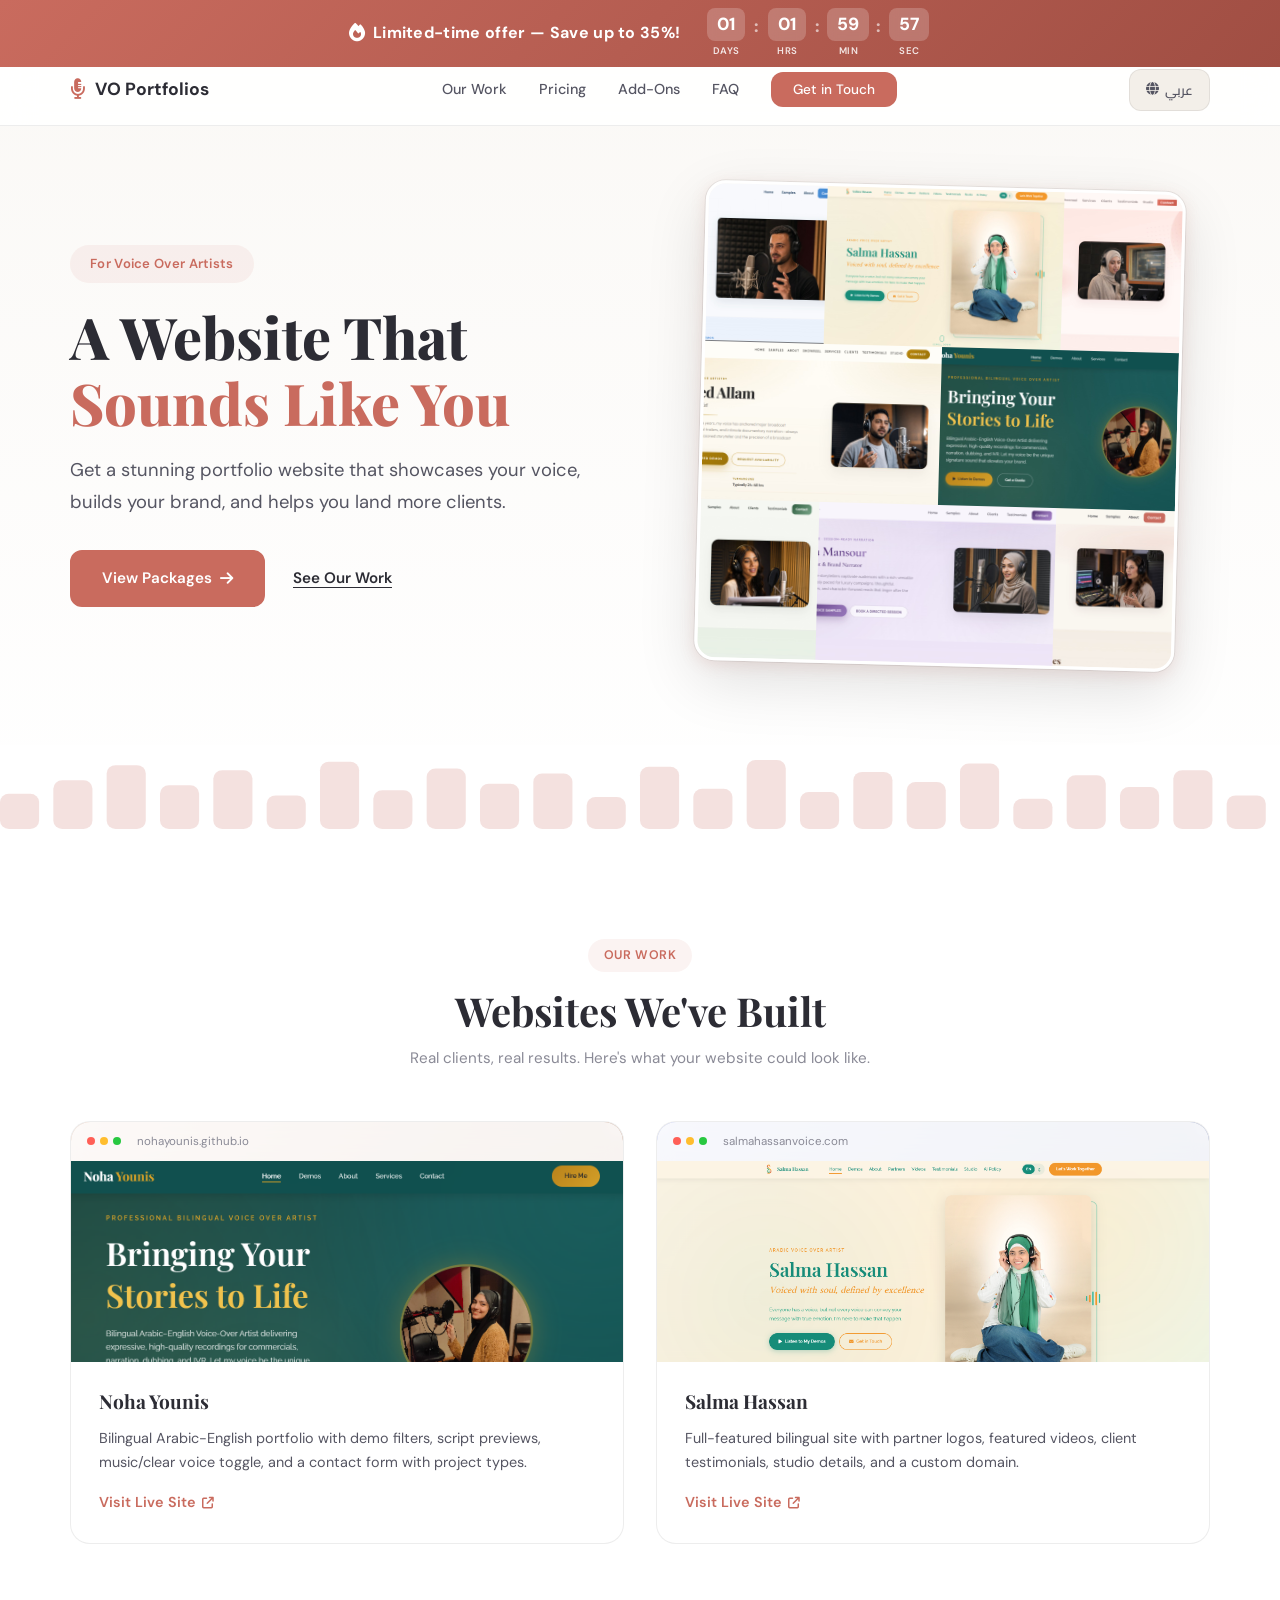
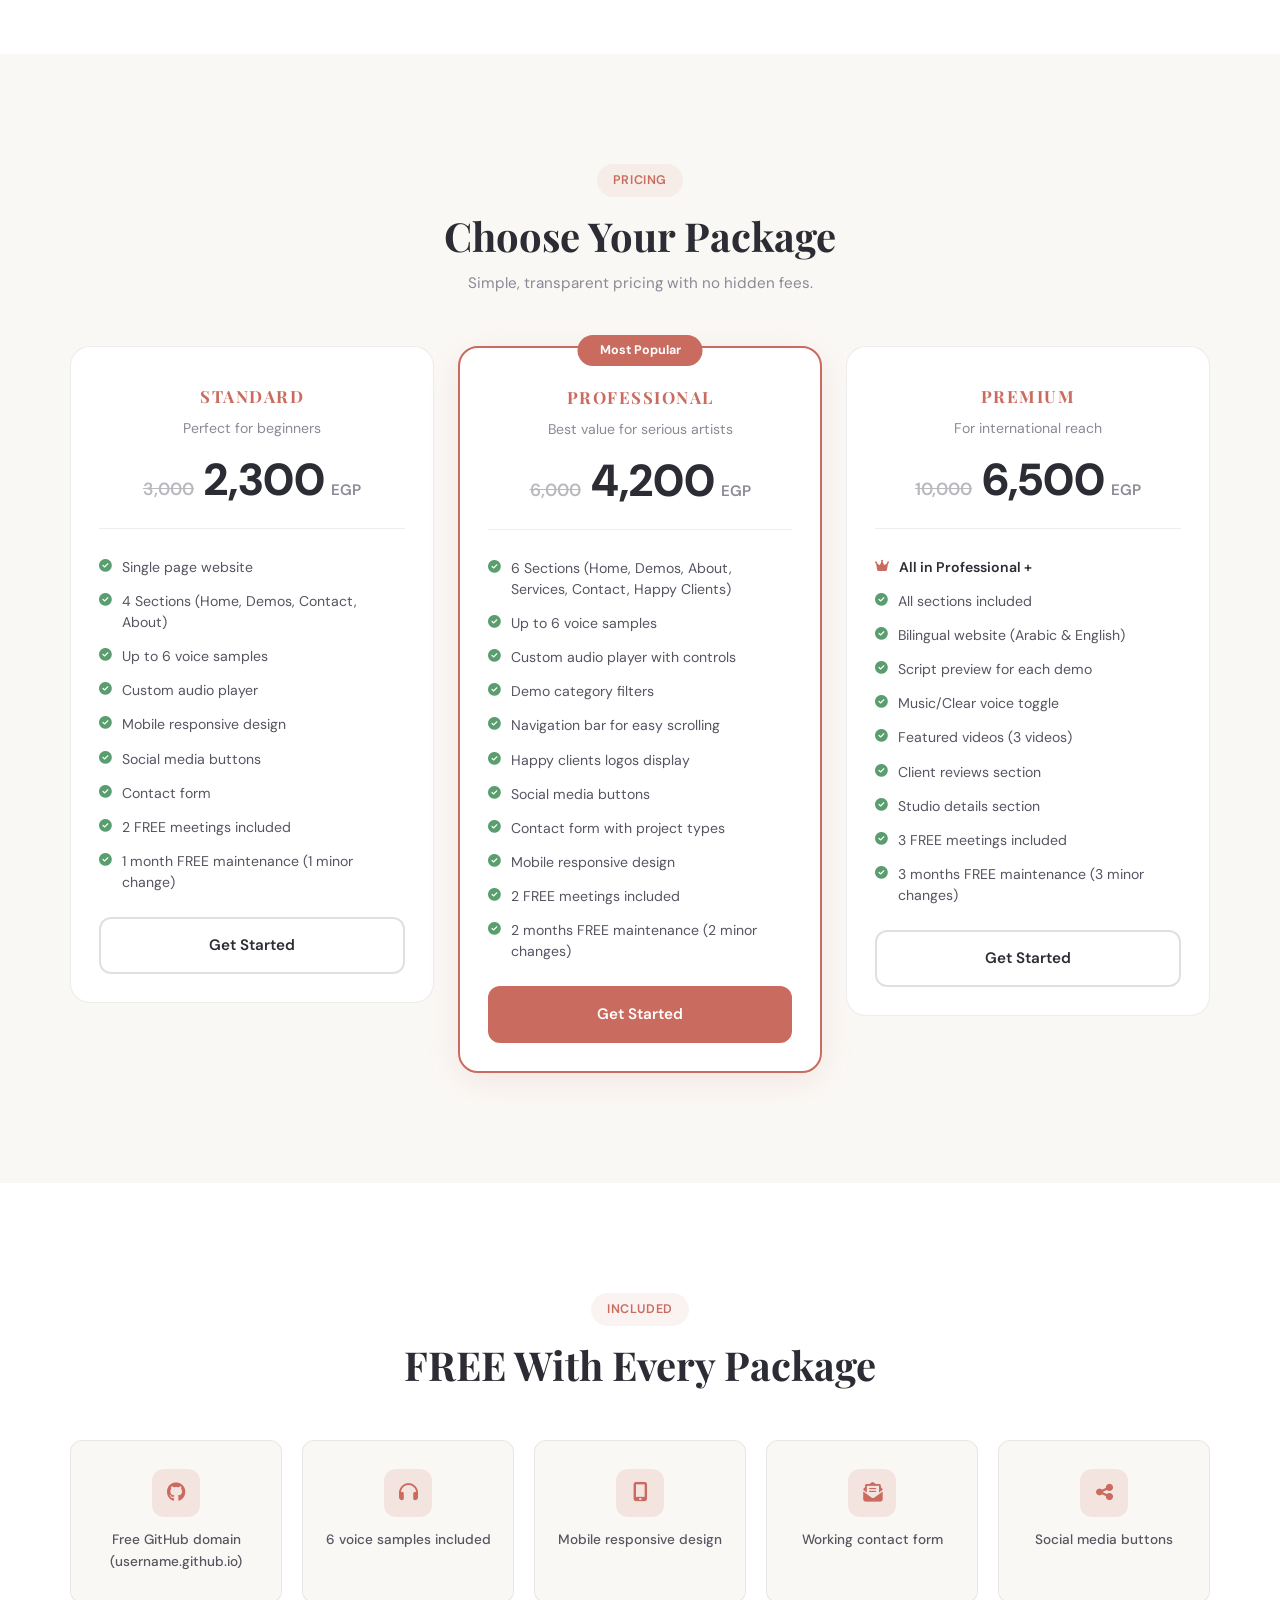
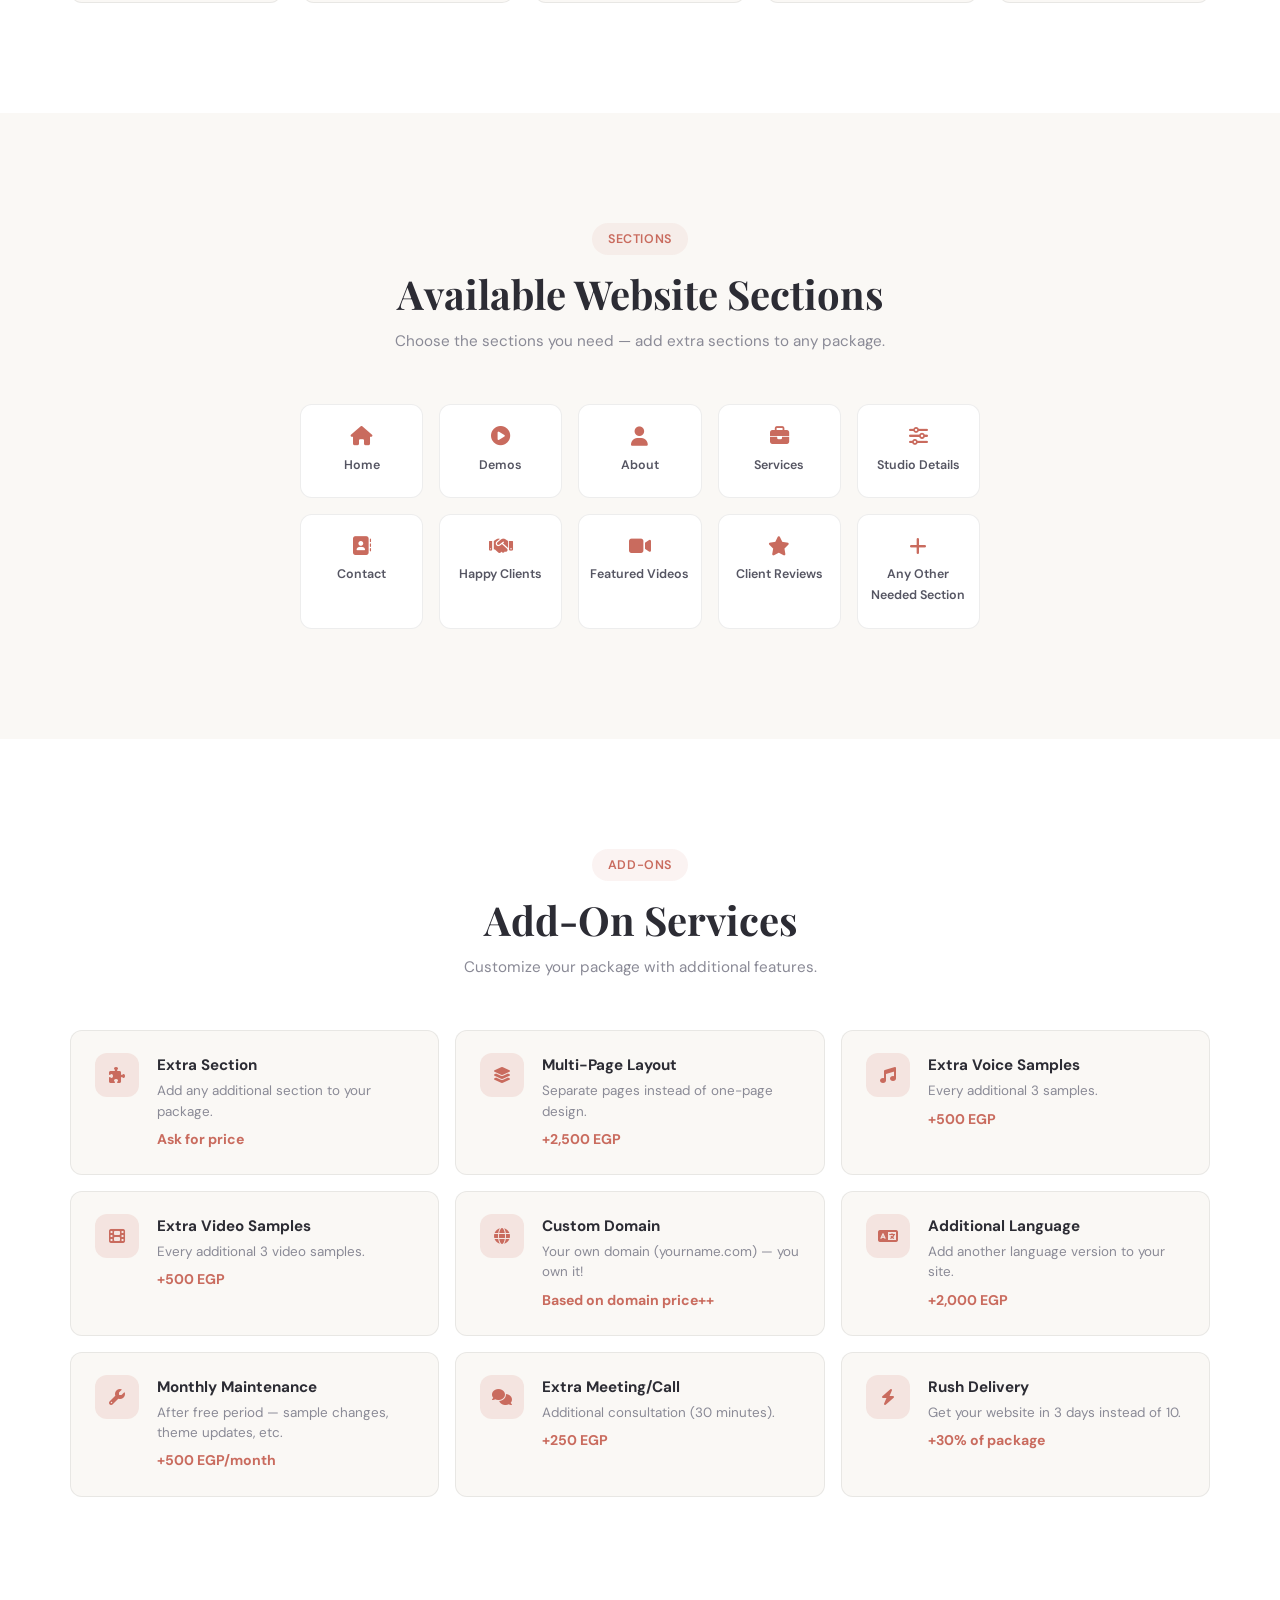
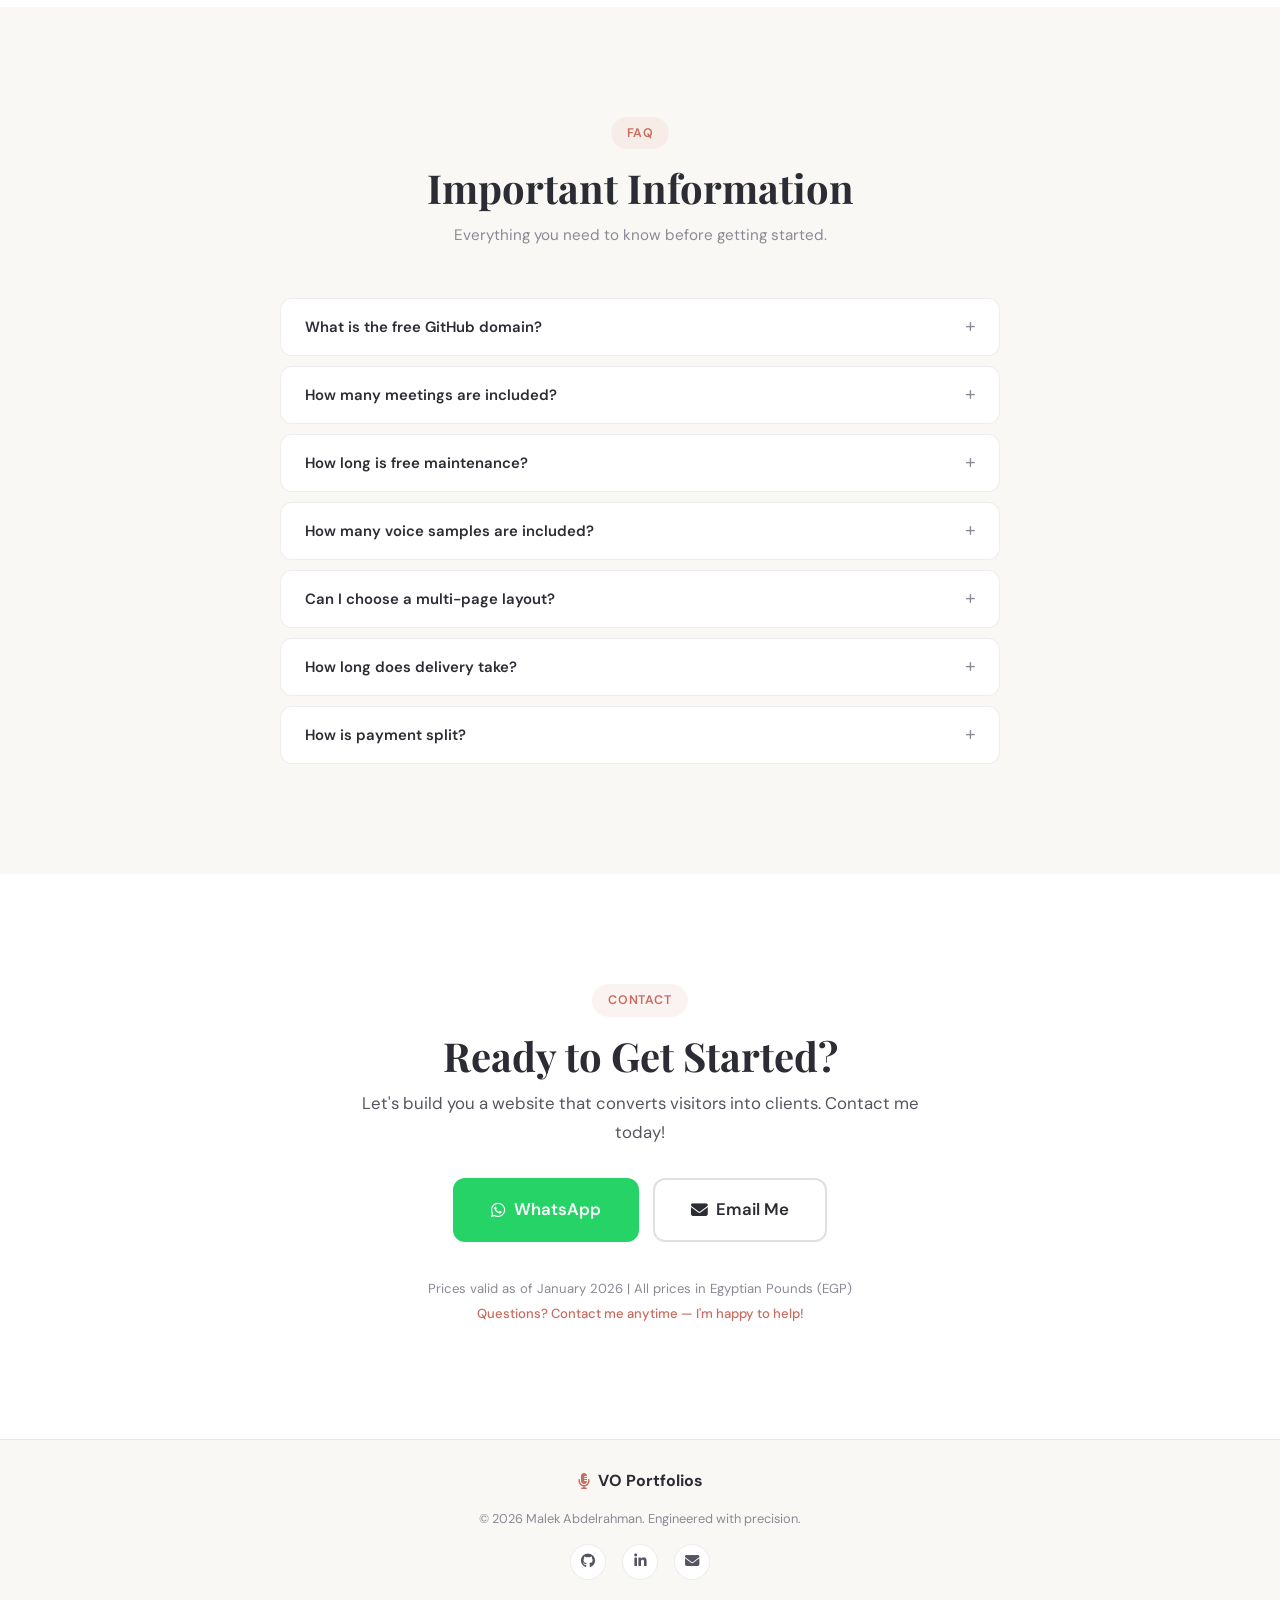
<file: index.html>
<!DOCTYPE html>
<html lang="en" dir="ltr">
<head>
    <meta charset="UTF-8">
    <meta name="viewport" content="width=device-width, initial-scale=1.0">
    <title>Voice Over Portfolio Websites — Packages & Pricing</title>
    <meta name="description" content="Professional portfolio websites for voice-over artists. Stunning designs that showcase your voice and help you land more clients.">
    <link rel="icon" href="favicon.svg" type="image/svg+xml">
    <link rel="apple-touch-icon" href="favicon.svg">
    <link rel="manifest" href="site.webmanifest">
    <meta name="theme-color" content="#c96b5e">
    <link rel="preconnect" href="https://fonts.googleapis.com">
    <link rel="preconnect" href="https://fonts.gstatic.com" crossorigin>
    <link href="https://fonts.googleapis.com/css2?family=Playfair+Display:wght@600;700;800&family=DM+Sans:wght@400;500;600;700&family=Cairo:wght@400;600;700;800&display=swap" rel="stylesheet">
    <link rel="stylesheet" href="https://cdnjs.cloudflare.com/ajax/libs/font-awesome/6.5.1/css/all.min.css">
    <link rel="stylesheet" href="css/styles.css">
</head>
<body>

<!-- ============ PROMO BANNER ============ -->
<div class="promo-banner" id="promoBanner">
    <div class="container promo-inner">
        <div class="promo-text">
            <i class="fas fa-fire"></i>
            <span data-i18n="promo_text">Limited-time offer — Save up to 35%!</span>
        </div>
        <div class="promo-timer" id="promoTimer">
            <div class="timer-block"><span class="timer-num" id="timerDays">00</span><span class="timer-label" data-i18n="timer_days">Days</span></div>
            <span class="timer-sep">:</span>
            <div class="timer-block"><span class="timer-num" id="timerHours">00</span><span class="timer-label" data-i18n="timer_hours">Hrs</span></div>
            <span class="timer-sep">:</span>
            <div class="timer-block"><span class="timer-num" id="timerMins">00</span><span class="timer-label" data-i18n="timer_mins">Min</span></div>
            <span class="timer-sep">:</span>
            <div class="timer-block"><span class="timer-num" id="timerSecs">00</span><span class="timer-label" data-i18n="timer_secs">Sec</span></div>
        </div>
    </div>
</div>

<!-- ============ NAVBAR ============ -->
<nav class="navbar" id="navbar">
    <div class="container nav-container">
        <a href="#" class="nav-logo">
            <i class="fas fa-microphone-lines"></i>
            <span data-i18n="nav_logo">VO Portfolios</span>
        </a>
        <ul class="nav-links" id="navLinks">
            <li><a href="#portfolio" data-i18n="nav_work">Our Work</a></li>
            <li><a href="#pricing" data-i18n="nav_pricing">Pricing</a></li>
            <li><a href="#addons" data-i18n="nav_addons">Add-Ons</a></li>
            <li><a href="#faq" data-i18n="nav_faq">FAQ</a></li>
            <li><a href="#contact" class="nav-cta" data-i18n="nav_contact">Get in Touch</a></li>
        </ul>
        <div class="nav-actions">
            <button class="lang-toggle" id="langToggle" aria-label="Toggle Language">
                <i class="fas fa-globe"></i>
                <span data-i18n="lang_toggle">عربي</span>
            </button>
            <button class="hamburger" id="hamburger" type="button" aria-label="Open menu" aria-expanded="false" aria-controls="navLinks">
                <span></span><span></span><span></span>
            </button>
        </div>
    </div>
</nav>

<div class="nav-overlay" id="navOverlay" aria-hidden="true"></div>

<!-- ============ HERO ============ -->
<header class="hero" id="hero">
    <div class="container hero-content">
        <div class="hero-text">
            <span class="hero-badge fade-in" data-i18n="hero_badge">For Voice Over Artists</span>
            <h1 class="hero-title fade-in">
                <span data-i18n="hero_title_1">A Website That</span><br>
                <span class="text-accent" data-i18n="hero_title_2">Sounds Like You</span>
            </h1>
            <p class="hero-subtitle fade-in" data-i18n="hero_subtitle">Get a stunning portfolio website that showcases your voice, builds your brand, and helps you land more clients.</p>
            <div class="hero-ctas fade-in">
                <a href="#pricing" class="btn btn-primary">
                    <span data-i18n="hero_cta_packages">View Packages</span>
                    <i class="fas fa-arrow-right"></i>
                </a>
                <a href="#portfolio" class="btn btn-ghost" data-i18n="hero_cta_work">See Our Work</a>
            </div>
        </div>
        <div class="hero-visual fade-in">
            <div class="hero-collage-frame">
                <img src="assets/sites-collage.jpg" alt="Portfolio websites showcase" class="hero-collage-img">
            </div>
        </div>
    </div>
    <div class="hero-divider" aria-hidden="true">
        <svg viewBox="0 0 1440 100" preserveAspectRatio="none" focusable="false" aria-hidden="true">
            <g>
                <rect x="0" y="58" width="44" height="42" rx="10" fill="currentColor"/>
                <rect x="60" y="42" width="44" height="58" rx="10" fill="currentColor"/>
                <rect x="120" y="24" width="44" height="76" rx="10" fill="currentColor"/>
                <rect x="180" y="48" width="44" height="52" rx="10" fill="currentColor"/>
                <rect x="240" y="30" width="44" height="70" rx="10" fill="currentColor"/>
                <rect x="300" y="60" width="44" height="40" rx="10" fill="currentColor"/>
                <rect x="360" y="20" width="44" height="80" rx="10" fill="currentColor"/>
                <rect x="420" y="54" width="44" height="46" rx="10" fill="currentColor"/>
                <rect x="480" y="28" width="44" height="72" rx="10" fill="currentColor"/>
                <rect x="540" y="46" width="44" height="54" rx="10" fill="currentColor"/>
                <rect x="600" y="34" width="44" height="66" rx="10" fill="currentColor"/>
                <rect x="660" y="62" width="44" height="38" rx="10" fill="currentColor"/>
                <rect x="720" y="26" width="44" height="74" rx="10" fill="currentColor"/>
                <rect x="780" y="52" width="44" height="48" rx="10" fill="currentColor"/>
                <rect x="840" y="18" width="44" height="82" rx="10" fill="currentColor"/>
                <rect x="900" y="56" width="44" height="44" rx="10" fill="currentColor"/>
                <rect x="960" y="32" width="44" height="68" rx="10" fill="currentColor"/>
                <rect x="1020" y="44" width="44" height="56" rx="10" fill="currentColor"/>
                <rect x="1080" y="22" width="44" height="78" rx="10" fill="currentColor"/>
                <rect x="1140" y="64" width="44" height="36" rx="10" fill="currentColor"/>
                <rect x="1200" y="36" width="44" height="64" rx="10" fill="currentColor"/>
                <rect x="1260" y="50" width="44" height="50" rx="10" fill="currentColor"/>
                <rect x="1320" y="30" width="44" height="70" rx="10" fill="currentColor"/>
                <rect x="1380" y="60" width="44" height="40" rx="10" fill="currentColor"/>
            </g>
        </svg>
    </div>
</header>

<!-- ============ PORTFOLIO ============ -->
<section class="section portfolio-section" id="portfolio">
    <div class="container">
        <div class="section-header fade-in">
            <span class="section-tag" data-i18n="portfolio_tag">Our Work</span>
            <h2 class="section-title" data-i18n="portfolio_title">Websites We've Built</h2>
            <p class="section-desc" data-i18n="portfolio_subtitle">Real clients, real results. Here's what your website could look like.</p>
        </div>
        <div class="portfolio-grid">
            <!-- Noha Younis -->
            <article class="portfolio-card fade-in" data-site-url="https://nohayounis.github.io/" role="link" tabindex="0">
                <div class="portfolio-preview preview-noha">
                    <div class="preview-browser">
                        <div class="browser-dots"><span></span><span></span><span></span></div>
                        <span class="browser-url">nohayounis.github.io</span>
                    </div>
                    <div class="preview-image-wrap">
                        <img src="assets/Noha.png" alt="Preview of Noha Younis website" class="preview-image">
                    </div>
                </div>
                <div class="portfolio-body">
                    <div class="portfolio-top">
                        <h3>Noha Younis</h3>
                    </div>
                    <p class="portfolio-desc" data-i18n="portfolio_noha_desc">Bilingual Arabic-English portfolio with demo filters, script previews, music/clear voice toggle, and a contact form with project types.</p>
                    <a href="https://nohayounis.github.io/" target="_blank" rel="noopener" class="portfolio-link">
                        <span data-i18n="portfolio_visit">Visit Live Site</span> <i class="fas fa-arrow-up-right-from-square"></i>
                    </a>
                </div>
            </article>

            <!-- Salma Hassan -->
            <article class="portfolio-card fade-in" data-site-url="https://salmahassanvoice.com/" role="link" tabindex="0">
                <div class="portfolio-preview preview-salma">
                    <div class="preview-browser">
                        <div class="browser-dots"><span></span><span></span><span></span></div>
                        <span class="browser-url">salmahassanvoice.com</span>
                    </div>
                    <div class="preview-image-wrap">
                        <img src="assets/Salma.png" alt="Preview of Salma Hassan website" class="preview-image">
                    </div>
                </div>
                <div class="portfolio-body">
                    <div class="portfolio-top">
                        <h3>Salma Hassan</h3>
                    </div>
                    <p class="portfolio-desc" data-i18n="portfolio_salma_desc">Full-featured bilingual site with partner logos, featured videos, client testimonials, studio details, and a custom domain.</p>
                    <a href="https://salmahassanvoice.com/" target="_blank" rel="noopener" class="portfolio-link">
                        <span data-i18n="portfolio_visit">Visit Live Site</span> <i class="fas fa-arrow-up-right-from-square"></i>
                    </a>
                </div>
            </article>
        </div>
    </div>
</section>

<!-- ============ PRICING ============ -->
<section class="section pricing-section" id="pricing">
    <div class="container">
        <div class="section-header fade-in">
            <span class="section-tag" data-i18n="pricing_tag">Pricing</span>
            <h2 class="section-title" data-i18n="pricing_title">Choose Your Package</h2>
            <p class="section-desc" data-i18n="pricing_subtitle">Simple, transparent pricing with no hidden fees.</p>
        </div>
        <div class="pricing-grid">
            <!-- Standard -->
            <div class="pricing-card fade-in">
                <div class="pricing-head">
                    <span class="pricing-tier" data-i18n="pkg_standard">Standard</span>
                    <p class="pricing-tagline" data-i18n="pkg_standard_desc">Perfect for beginners</p>
                    <div class="pricing-price">
                        <span class="price-old">3,000</span>
                        <span class="price-amount">2,300</span>
                        <span class="price-currency" data-i18n="currency">EGP</span>
                    </div>
                </div>
                <ul class="pricing-features">
                    <li><i class="fas fa-check-circle"></i> <span data-i18n="std_f1">Single page website</span></li>
                    <li><i class="fas fa-check-circle"></i> <span data-i18n="std_f2">4 Sections (Home, Demos, Contact, About)</span></li>
                    <li><i class="fas fa-check-circle"></i> <span data-i18n="std_f3">Up to 6 voice samples</span></li>
                    <li><i class="fas fa-check-circle"></i> <span data-i18n="std_f4">Custom audio player</span></li>
                    <li><i class="fas fa-check-circle"></i> <span data-i18n="std_f5">Mobile responsive design</span></li>
                    <li><i class="fas fa-check-circle"></i> <span data-i18n="std_f6">Social media buttons</span></li>
                    <li><i class="fas fa-check-circle"></i> <span data-i18n="std_f7">Contact form</span></li>
                    <li><i class="fas fa-check-circle"></i> <span data-i18n="std_f8">2 FREE meetings included</span></li>
                    <li><i class="fas fa-check-circle"></i> <span data-i18n="std_f9">1 month FREE maintenance (1 minor change)</span></li>
                </ul>
                <a href="#contact" class="btn btn-outline-dark btn-block" data-i18n="pkg_cta">Get Started</a>
            </div>

            <!-- Professional -->
            <div class="pricing-card pricing-card--featured fade-in">
                <div class="featured-ribbon" data-i18n="pkg_popular">Most Popular</div>
                <div class="pricing-head">
                    <span class="pricing-tier" data-i18n="pkg_professional">Professional</span>
                    <p class="pricing-tagline" data-i18n="pkg_professional_desc">Best value for serious artists</p>
                    <div class="pricing-price">
                        <span class="price-old">6,000</span>
                        <span class="price-amount">4,200</span>
                        <span class="price-currency" data-i18n="currency">EGP</span>
                    </div>
                </div>
                <ul class="pricing-features">
                    <li><i class="fas fa-check-circle"></i> <span data-i18n="pro_f1">6 Sections (Home, Demos, About, Services, Contact, Happy Clients)</span></li>
                    <li><i class="fas fa-check-circle"></i> <span data-i18n="pro_f2">Up to 6 voice samples</span></li>
                    <li><i class="fas fa-check-circle"></i> <span data-i18n="pro_f3">Custom audio player with controls</span></li>
                    <li><i class="fas fa-check-circle"></i> <span data-i18n="pro_f4">Demo category filters</span></li>
                    <li><i class="fas fa-check-circle"></i> <span data-i18n="pro_f5">Navigation bar for easy scrolling</span></li>
                    <li><i class="fas fa-check-circle"></i> <span data-i18n="pro_f6">Happy clients logos display</span></li>
                    <li><i class="fas fa-check-circle"></i> <span data-i18n="pro_f7">Social media buttons</span></li>
                    <li><i class="fas fa-check-circle"></i> <span data-i18n="pro_f8">Contact form with project types</span></li>
                    <li><i class="fas fa-check-circle"></i> <span data-i18n="pro_f9">Mobile responsive design</span></li>
                    <li><i class="fas fa-check-circle"></i> <span data-i18n="pro_f10">2 FREE meetings included</span></li>
                    <li><i class="fas fa-check-circle"></i> <span data-i18n="pro_f11">2 months FREE maintenance (2 minor changes)</span></li>
                </ul>
                <a href="#contact" class="btn btn-primary btn-block" data-i18n="pkg_cta">Get Started</a>
            </div>

            <!-- Premium -->
            <div class="pricing-card fade-in">
                <div class="pricing-head">
                    <span class="pricing-tier" data-i18n="pkg_premium">Premium</span>
                    <p class="pricing-tagline" data-i18n="pkg_premium_desc">For international reach</p>
                    <div class="pricing-price">
                        <span class="price-old">10,000</span>
                        <span class="price-amount">6,500</span>
                        <span class="price-currency" data-i18n="currency">EGP</span>
                    </div>
                </div>
                <ul class="pricing-features">
                    <li class="feature-highlight"><i class="fas fa-crown"></i> <span data-i18n="prem_f1">All in Professional +</span></li>
                    <li><i class="fas fa-check-circle"></i> <span data-i18n="prem_f2">All sections included</span></li>
                    <li><i class="fas fa-check-circle"></i> <span data-i18n="prem_f3">Bilingual website (Arabic & English)</span></li>
                    <li><i class="fas fa-check-circle"></i> <span data-i18n="prem_f4">Script preview for each demo</span></li>
                    <li><i class="fas fa-check-circle"></i> <span data-i18n="prem_f5">Music/Clear voice toggle</span></li>
                    <li><i class="fas fa-check-circle"></i> <span data-i18n="prem_f6">Featured videos (3 videos)</span></li>
                    <li><i class="fas fa-check-circle"></i> <span data-i18n="prem_f7">Client reviews section</span></li>
                    <li><i class="fas fa-check-circle"></i> <span data-i18n="prem_f8">Studio details section</span></li>
                    <li><i class="fas fa-check-circle"></i> <span data-i18n="prem_f9">3 FREE meetings included</span></li>
                    <li><i class="fas fa-check-circle"></i> <span data-i18n="prem_f10">3 months FREE maintenance (3 minor changes)</span></li>
                </ul>
                <a href="#contact" class="btn btn-outline-dark btn-block" data-i18n="pkg_cta">Get Started</a>
            </div>
        </div>
    </div>
</section>

<!-- ============ FREE WITH EVERY PACKAGE ============ -->
<section class="section included-section">
    <div class="container">
        <div class="section-header fade-in">
            <span class="section-tag" data-i18n="free_tag">Included</span>
            <h2 class="section-title" data-i18n="free_title">FREE With Every Package</h2>
        </div>
        <div class="included-grid fade-in">
            <div class="included-item">
                <div class="included-icon"><i class="fab fa-github"></i></div>
                <span data-i18n="free_domain">Free GitHub domain (username.github.io)</span>
            </div>
            <div class="included-item">
                <div class="included-icon"><i class="fas fa-headphones"></i></div>
                <span data-i18n="free_samples">6 voice samples included</span>
            </div>
            <div class="included-item">
                <div class="included-icon"><i class="fas fa-mobile-screen-button"></i></div>
                <span data-i18n="free_responsive">Mobile responsive design</span>
            </div>
            <div class="included-item">
                <div class="included-icon"><i class="fas fa-envelope-open-text"></i></div>
                <span data-i18n="free_contact">Working contact form</span>
            </div>
            <div class="included-item">
                <div class="included-icon"><i class="fas fa-share-nodes"></i></div>
                <span data-i18n="free_social">Social media buttons</span>
            </div>
        </div>
    </div>
</section>

<!-- ============ AVAILABLE SECTIONS ============ -->
<section class="section websections-section" id="sections">
    <div class="container">
        <div class="section-header fade-in">
            <span class="section-tag" data-i18n="sections_tag">Sections</span>
            <h2 class="section-title" data-i18n="sections_title">Available Website Sections</h2>
            <p class="section-desc" data-i18n="sections_subtitle">Choose the sections you need — add extra sections to any package.</p>
        </div>
        <div class="websections-grid fade-in">
            <div class="ws-item"><i class="fas fa-house"></i><span data-i18n="sec_home">Home</span></div>
            <div class="ws-item"><i class="fas fa-play-circle"></i><span data-i18n="sec_demos">Demos</span></div>
            <div class="ws-item"><i class="fas fa-user"></i><span data-i18n="sec_about">About</span></div>
            <div class="ws-item"><i class="fas fa-briefcase"></i><span data-i18n="sec_services">Services</span></div>
            <div class="ws-item"><i class="fas fa-sliders"></i><span data-i18n="sec_studio">Studio Details</span></div>
            <div class="ws-item"><i class="fas fa-address-book"></i><span data-i18n="sec_contact">Contact</span></div>
            <div class="ws-item"><i class="fas fa-handshake"></i><span data-i18n="sec_clients">Happy Clients</span></div>
            <div class="ws-item"><i class="fas fa-video"></i><span data-i18n="sec_videos">Featured Videos</span></div>
            <div class="ws-item"><i class="fas fa-star"></i><span data-i18n="sec_reviews">Client Reviews</span></div>
            <div class="ws-item"><i class="fas fa-plus"></i><span data-i18n="sec_other">Any Other Needed Section</span></div>
        </div>
    </div>
</section>

<!-- ============ ADD-ONS ============ -->
<section class="section addons-section" id="addons">
    <div class="container">
        <div class="section-header fade-in">
            <span class="section-tag" data-i18n="addons_tag">Add-Ons</span>
            <h2 class="section-title" data-i18n="addons_title">Add-On Services</h2>
            <p class="section-desc" data-i18n="addons_subtitle">Customize your package with additional features.</p>
        </div>
        <div class="addons-grid">
            <div class="addon-card fade-in">
                <div class="addon-icon"><i class="fas fa-puzzle-piece"></i></div>
                <div class="addon-body">
                    <h3 data-i18n="addon_section">Extra Section</h3>
                    <p data-i18n="addon_section_desc">Add any additional section to your package.</p>
                    <span class="addon-price" data-i18n="addon_section_price">Ask for price</span>
                </div>
            </div>
            <div class="addon-card fade-in">
                <div class="addon-icon"><i class="fas fa-layer-group"></i></div>
                <div class="addon-body">
                    <h3 data-i18n="addon_multipage">Multi-Page Layout</h3>
                    <p data-i18n="addon_multipage_desc">Separate pages instead of one-page design.</p>
                    <span class="addon-price">+2,500 <span data-i18n="currency">EGP</span></span>
                </div>
            </div>
            <div class="addon-card fade-in">
                <div class="addon-icon"><i class="fas fa-music"></i></div>
                <div class="addon-body">
                    <h3 data-i18n="addon_voice">Extra Voice Samples</h3>
                    <p data-i18n="addon_voice_desc">Every additional 3 samples.</p>
                    <span class="addon-price">+500 <span data-i18n="currency">EGP</span></span>
                </div>
            </div>
            <div class="addon-card fade-in">
                <div class="addon-icon"><i class="fas fa-film"></i></div>
                <div class="addon-body">
                    <h3 data-i18n="addon_video">Extra Video Samples</h3>
                    <p data-i18n="addon_video_desc">Every additional 3 video samples.</p>
                    <span class="addon-price">+500 <span data-i18n="currency">EGP</span></span>
                </div>
            </div>
            <div class="addon-card fade-in">
                <div class="addon-icon"><i class="fas fa-globe"></i></div>
                <div class="addon-body">
                    <h3 data-i18n="addon_domain">Custom Domain</h3>
                    <p data-i18n="addon_domain_desc">Your own domain (yourname.com) — you own it!</p>
                    <span class="addon-price" data-i18n="addon_domain_price">Based on domain price++</span>
                </div>
            </div>
            <div class="addon-card fade-in">
                <div class="addon-icon"><i class="fas fa-language"></i></div>
                <div class="addon-body">
                    <h3 data-i18n="addon_lang">Additional Language</h3>
                    <p data-i18n="addon_lang_desc">Add another language version to your site.</p>
                    <span class="addon-price">+2,000 <span data-i18n="currency">EGP</span></span>
                </div>
            </div>
            <div class="addon-card fade-in">
                <div class="addon-icon"><i class="fas fa-wrench"></i></div>
                <div class="addon-body">
                    <h3 data-i18n="addon_maintenance">Monthly Maintenance</h3>
                    <p data-i18n="addon_maintenance_desc">After free period — sample changes, theme updates, etc.</p>
                    <span class="addon-price">+500 <span data-i18n="currency">EGP</span><span data-i18n="addon_per_month">/month</span></span>
                </div>
            </div>
            <div class="addon-card fade-in">
                <div class="addon-icon"><i class="fas fa-comments"></i></div>
                <div class="addon-body">
                    <h3 data-i18n="addon_meeting">Extra Meeting/Call</h3>
                    <p data-i18n="addon_meeting_desc">Additional consultation (30 minutes).</p>
                    <span class="addon-price">+250 <span data-i18n="currency">EGP</span></span>
                </div>
            </div>
            <div class="addon-card fade-in">
                <div class="addon-icon"><i class="fas fa-bolt"></i></div>
                <div class="addon-body">
                    <h3 data-i18n="addon_rush">Rush Delivery</h3>
                    <p data-i18n="addon_rush_desc">Get your website in 3 days instead of 10.</p>
                    <span class="addon-price" data-i18n="addon_rush_price">+30% of package</span>
                </div>
            </div>
        </div>
    </div>
</section>

<!-- ============ FAQ ============ -->
<section class="section faq-section" id="faq">
    <div class="container">
        <div class="section-header fade-in">
            <span class="section-tag" data-i18n="faq_tag">FAQ</span>
            <h2 class="section-title" data-i18n="faq_title">Important Information</h2>
            <p class="section-desc" data-i18n="faq_subtitle">Everything you need to know before getting started.</p>
        </div>
        <div class="faq-list fade-in">
            <div class="faq-item">
                <button class="faq-q" aria-expanded="false">
                    <span data-i18n="faq_q1">What is the free GitHub domain?</span>
                    <i class="fas fa-plus faq-toggle"></i>
                </button>
                <div class="faq-a">
                    <p data-i18n="faq_a1">You get a free website address like <strong>yourname.github.io</strong> at no extra cost. If you prefer a custom domain like <strong>yourname.com</strong>, the price depends on the domain you choose and you own it forever!</p>
                </div>
            </div>
            <div class="faq-item">
                <button class="faq-q" aria-expanded="false">
                    <span data-i18n="faq_q2">How many meetings are included?</span>
                    <i class="fas fa-plus faq-toggle"></i>
                </button>
                <div class="faq-a">
                    <p data-i18n="faq_a2"><strong>Standard:</strong> 2 meetings | <strong>Professional:</strong> 2 meetings | <strong>Premium:</strong> 3 meetings. Additional meetings are charged at 250 EGP per 30-minute session.</p>
                </div>
            </div>
            <div class="faq-item">
                <button class="faq-q" aria-expanded="false">
                    <span data-i18n="faq_q3">How long is free maintenance?</span>
                    <i class="fas fa-plus faq-toggle"></i>
                </button>
                <div class="faq-a">
                    <p data-i18n="faq_a3"><strong>Standard:</strong> 1 month (1 change) | <strong>Professional:</strong> 2 months (2 changes) | <strong>Premium:</strong> 3 months (3 changes). Minor changes include: updating demos, changing theme colors, updating contact info. After the free period, maintenance is 500 EGP/month.</p>
                </div>
            </div>
            <div class="faq-item">
                <button class="faq-q" aria-expanded="false">
                    <span data-i18n="faq_q4">How many voice samples are included?</span>
                    <i class="fas fa-plus faq-toggle"></i>
                </button>
                <div class="faq-a">
                    <p data-i18n="faq_a4">All packages include <strong>6 voice samples</strong>. Need more? Add 3 samples for 500 EGP. Each sample includes the audio player.</p>
                </div>
            </div>
            <div class="faq-item">
                <button class="faq-q" aria-expanded="false">
                    <span data-i18n="faq_q5">Can I choose a multi-page layout?</span>
                    <i class="fas fa-plus faq-toggle"></i>
                </button>
                <div class="faq-a">
                    <p data-i18n="faq_a5">All packages come as a <strong>single-page website</strong> by default. Want separate pages for each section? Add the <strong>Multi-Page Layout</strong> option for 2,500 EGP to showcase more work in a structured way.</p>
                </div>
            </div>
            <div class="faq-item">
                <button class="faq-q" aria-expanded="false">
                    <span data-i18n="faq_q6">How long does delivery take?</span>
                    <i class="fas fa-plus faq-toggle"></i>
                </button>
                <div class="faq-a">
                    <p data-i18n="faq_a6">Standard delivery is <strong>7–10 working days</strong>. Rush delivery (3 days) is available at 30% extra of your package price.</p>
                </div>
            </div>
            <div class="faq-item">
                <button class="faq-q" aria-expanded="false">
                    <span data-i18n="faq_q7">How is payment split?</span>
                    <i class="fas fa-plus faq-toggle"></i>
                </button>
                <div class="faq-a">
                    <p data-i18n="faq_a7"><strong>50% upfront</strong> to start the project, <strong>50% upon delivery</strong>. Payment via Vodafone Cash, InstaPay, or bank transfer.</p>
                </div>
            </div>
        </div>
    </div>
</section>

<!-- ============ CONTACT ============ -->
<section class="section contact-section" id="contact">
    <div class="container">
        <div class="contact-inner fade-in">
            <div class="contact-text">
                <span class="section-tag" data-i18n="contact_tag">Contact</span>
                <h2 class="section-title" data-i18n="contact_title">Ready to Get Started?</h2>
                <p data-i18n="contact_text">Let's build you a website that converts visitors into clients. Contact me today!</p>
            </div>
            <div class="contact-actions">
                <a href="https://wa.me/201006399425" target="_blank" rel="noopener" class="btn btn-whatsapp btn-lg">
                    <i class="fab fa-whatsapp"></i> <span data-i18n="contact_whatsapp">WhatsApp</span>
                </a>
                <a href="mailto:malek345abdelrhman@gmail.com" class="btn btn-outline-dark btn-lg">
                    <i class="fas fa-envelope"></i> <span data-i18n="contact_email">Email Me</span>
                </a>
            </div>
            <div class="contact-notes">
                <p data-i18n="contact_note">Prices valid as of January 2026 | All prices in Egyptian Pounds (EGP)</p>
                <p data-i18n="contact_help">Questions? Contact me anytime — I'm happy to help!</p>
            </div>
        </div>
    </div>
</section>

<!-- ============ FOOTER ============ -->
<footer class="footer">
    <div class="container footer-inner">
        <a href="#" class="footer-logo">
            <i class="fas fa-microphone-lines"></i>
            <span data-i18n="nav_logo">VO Portfolios</span>
        </a>
        <p>&copy; 2026 <span data-i18n="footer_credit">Malek Abdelrahman. Engineered with precision.</span></p>
        <div class="footer-social">
            <a href="https://github.com/Malek-Abdelrahman-Hassan" target="_blank" rel="noopener" aria-label="GitHub"><i class="fab fa-github"></i></a>
            <a href="https://www.linkedin.com/in/malek-abdelrahman" target="_blank" rel="noopener" aria-label="LinkedIn"><i class="fab fa-linkedin-in"></i></a>
            <a href="mailto:malek345abdelrhman@gmail.com" aria-label="Email"><i class="fas fa-envelope"></i></a>
        </div>
    </div>
</footer>

<script src="js/main.js"></script>
</body>
</html>
</file>
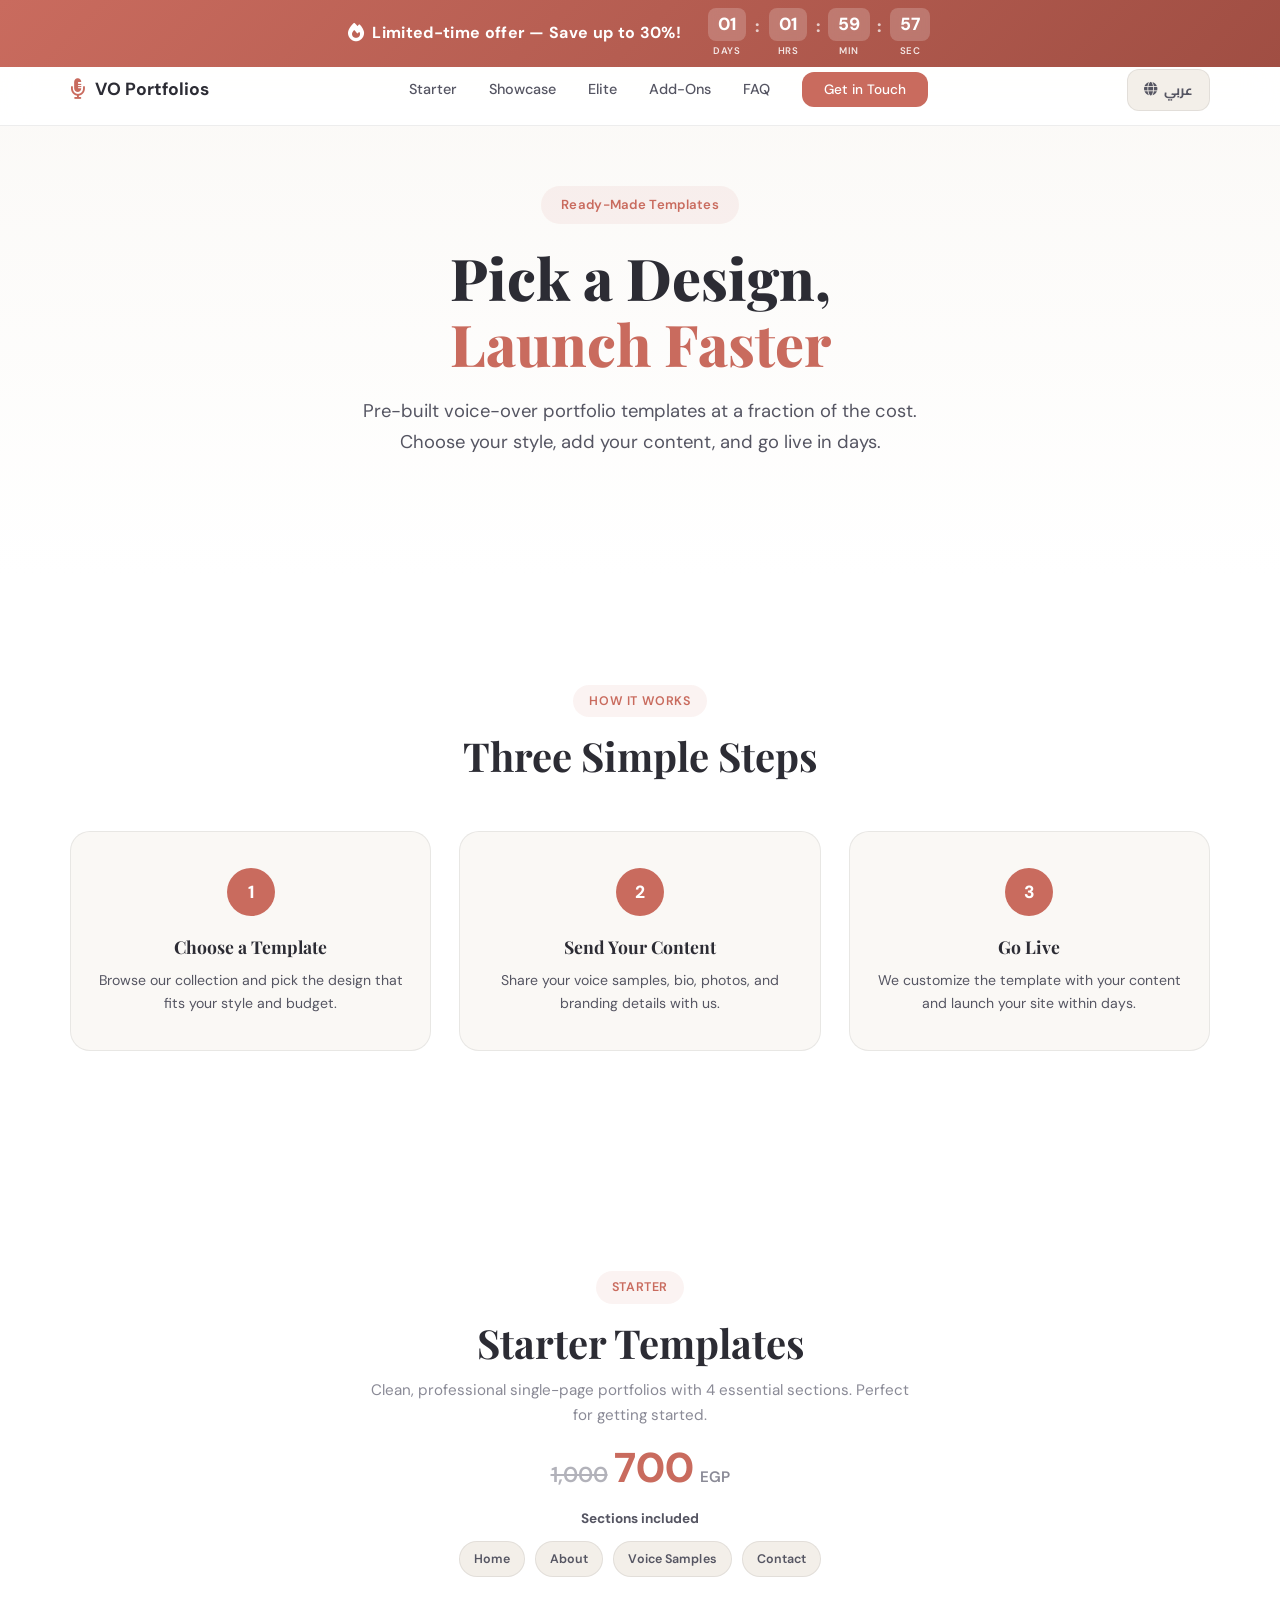
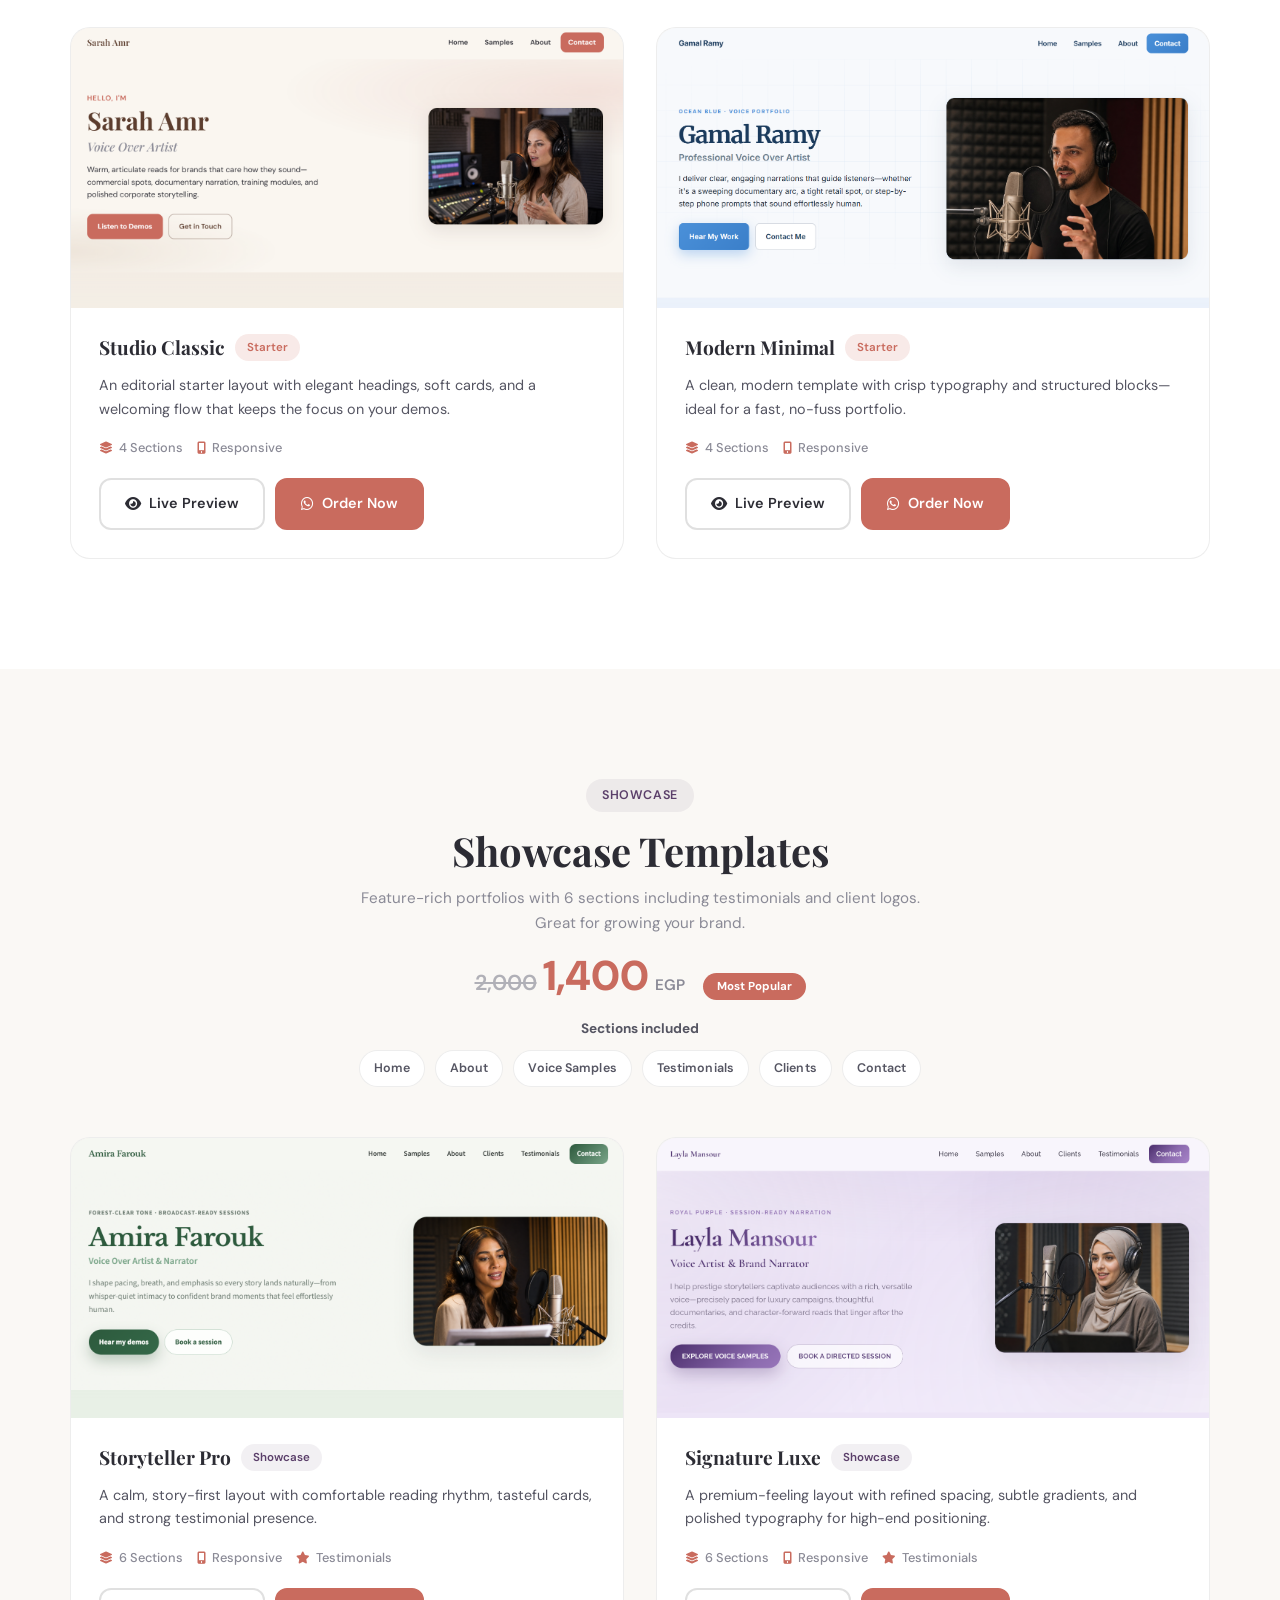
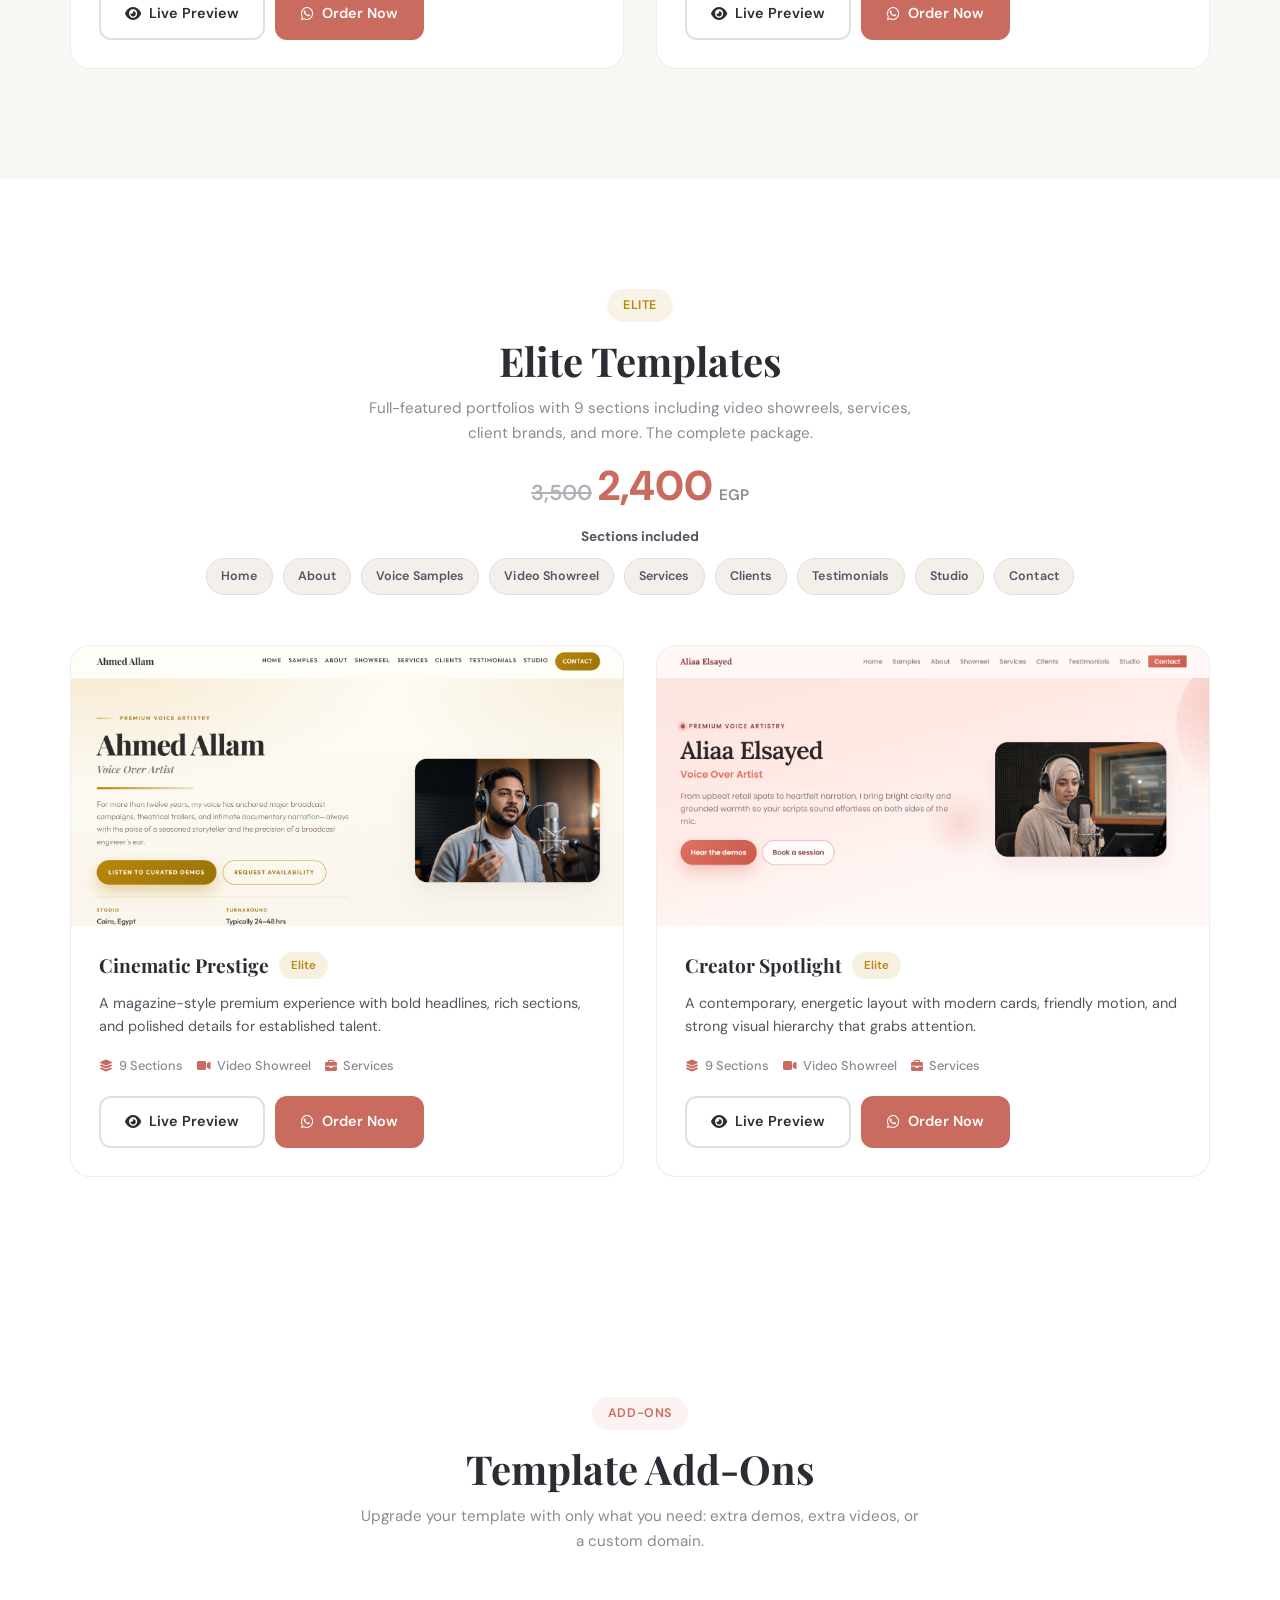
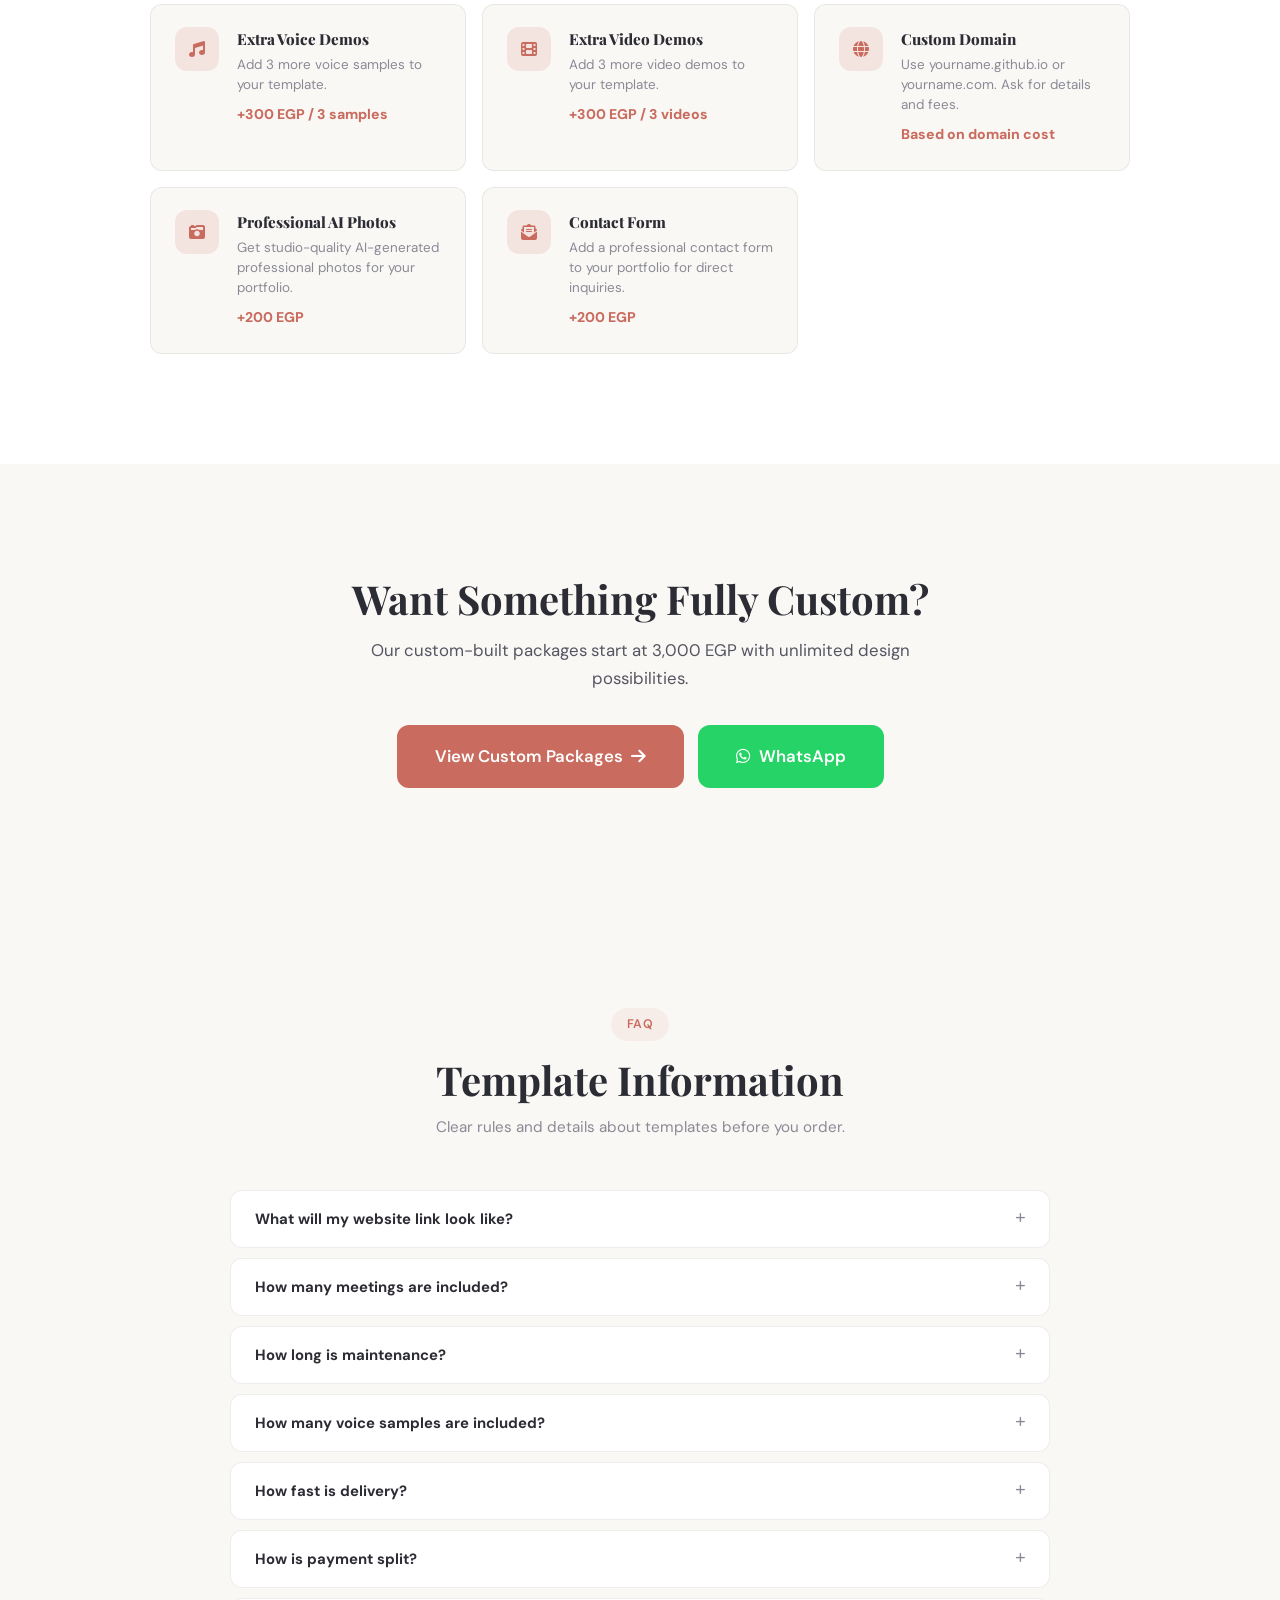
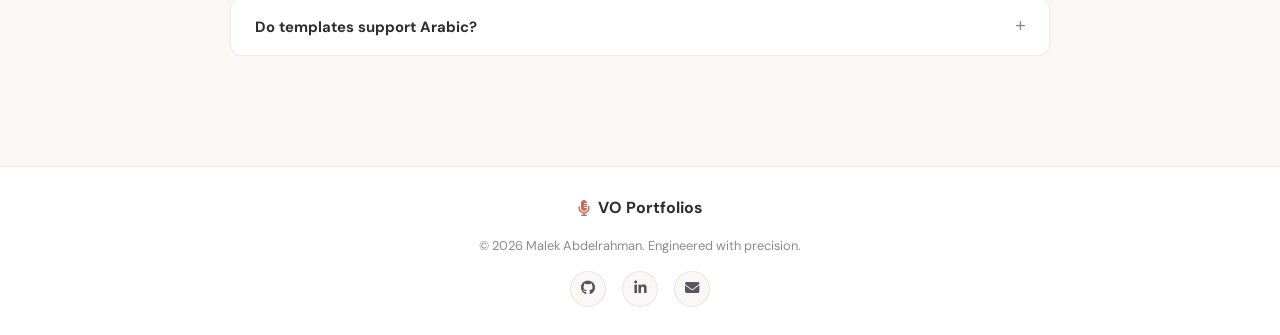
<file: templates/index.html>
<!DOCTYPE html>
<html lang="en" dir="ltr">
<head>
    <meta charset="UTF-8">
    <meta name="viewport" content="width=device-width, initial-scale=1.0">
    <title>Ready-Made Templates — VO Portfolios</title>
    <meta name="description" content="Browse our collection of ready-made voice-over portfolio website templates. Pick a design, customize it, and launch faster at a lower price.">
    <link rel="icon" href="../favicon.svg" type="image/svg+xml">
    <meta name="theme-color" content="#c96b5e">
    <link rel="preconnect" href="https://fonts.googleapis.com">
    <link rel="preconnect" href="https://fonts.gstatic.com" crossorigin>
    <link href="https://fonts.googleapis.com/css2?family=Playfair+Display:wght@600;700;800&family=DM+Sans:wght@400;500;600;700&family=Cairo:wght@400;600;700;800&display=swap" rel="stylesheet">
    <link rel="stylesheet" href="https://cdnjs.cloudflare.com/ajax/libs/font-awesome/6.5.1/css/all.min.css">
    <link rel="stylesheet" href="showcase.css">
</head>
<body>

<div class="promo-banner" id="promoBanner">
    <div class="container promo-inner">
        <div class="promo-text">
            <i class="fas fa-fire"></i>
            <span data-i18n="promo_text">Limited-time offer — Save up to 30%!</span>
        </div>
        <div class="promo-timer" id="promoTimer">
            <div class="timer-block"><span class="timer-num" id="timerDays">00</span><span class="timer-label" data-i18n="timer_days">Days</span></div>
            <span class="timer-sep">:</span>
            <div class="timer-block"><span class="timer-num" id="timerHours">00</span><span class="timer-label" data-i18n="timer_hours">Hrs</span></div>
            <span class="timer-sep">:</span>
            <div class="timer-block"><span class="timer-num" id="timerMins">00</span><span class="timer-label" data-i18n="timer_mins">Min</span></div>
            <span class="timer-sep">:</span>
            <div class="timer-block"><span class="timer-num" id="timerSecs">00</span><span class="timer-label" data-i18n="timer_secs">Sec</span></div>
        </div>
    </div>
</div>

<nav class="navbar" id="navbar">
    <div class="container nav-container">
        <a href="../index.html" class="nav-logo">
            <i class="fas fa-microphone-lines"></i>
            <span data-i18n="nav_logo">VO Portfolios</span>
        </a>
        <ul class="nav-links" id="navLinks">
            <li><a href="#standard" data-i18n="nav_standard">Starter</a></li>
            <li><a href="#professional" data-i18n="nav_professional">Showcase</a></li>
            <li><a href="#premium" data-i18n="nav_premium">Elite</a></li>
            <li><a href="#addons" data-i18n="nav_addons">Add-Ons</a></li>
            <li><a href="#faq" data-i18n="nav_faq">FAQ</a></li>
            <li><a href="../index.html#contact" class="nav-cta" data-i18n="nav_contact">Get in Touch</a></li>
        </ul>
        <div class="nav-actions">
            <button class="lang-toggle" id="langToggle" aria-label="Toggle Language">
                <i class="fas fa-globe"></i>
                <span data-i18n="lang_toggle">عربي</span>
            </button>
            <button class="hamburger" id="hamburger" aria-label="Open menu" aria-expanded="false" aria-controls="navLinks">
                <span></span><span></span><span></span>
            </button>
        </div>
    </div>
</nav>

<div class="nav-overlay" id="navOverlay" aria-hidden="true"></div>

<header class="hero">
    <div class="container hero-content">
        <span class="hero-badge fade-in" data-i18n="hero_badge">Ready-Made Templates</span>
        <h1 class="hero-title fade-in">
            <span data-i18n="hero_title_1">Pick a Design,</span><br>
            <span class="text-accent" data-i18n="hero_title_2">Launch Faster</span>
        </h1>
        <p class="hero-subtitle fade-in" data-i18n="hero_subtitle">Pre-built voice-over portfolio templates at a fraction of the cost. Choose your style, add your content, and go live in days.</p>
    </div>
</header>

<!-- ============ HOW IT WORKS ============ -->
<section class="section how-section">
    <div class="container">
        <div class="section-header fade-in">
            <span class="section-tag" data-i18n="how_tag">How It Works</span>
            <h2 class="section-title" data-i18n="how_title">Three Simple Steps</h2>
        </div>
        <div class="steps-grid fade-in">
            <div class="step-card">
                <div class="step-number">1</div>
                <h3 data-i18n="step_1_title">Choose a Template</h3>
                <p data-i18n="step_1_desc">Browse our collection and pick the design that fits your style and budget.</p>
            </div>
            <div class="step-card">
                <div class="step-number">2</div>
                <h3 data-i18n="step_2_title">Send Your Content</h3>
                <p data-i18n="step_2_desc">Share your voice samples, bio, photos, and branding details with us.</p>
            </div>
            <div class="step-card">
                <div class="step-number">3</div>
                <h3 data-i18n="step_3_title">Go Live</h3>
                <p data-i18n="step_3_desc">We customize the template with your content and launch your site within days.</p>
            </div>
        </div>
    </div>
</section>

<!-- ============ STANDARD TIER ============ -->
<section class="section tier-section" id="standard">
    <div class="container">
        <div class="section-header fade-in">
            <span class="section-tag" data-i18n="tier_standard_tag">Starter</span>
            <h2 class="section-title" data-i18n="tier_standard_title">Starter Templates</h2>
            <p class="section-desc" data-i18n="tier_standard_desc">Clean, professional single-page portfolios with 4 essential sections. Perfect for getting started.</p>
            <div class="tier-price fade-in">
                <span class="tier-amount-old">1,000</span>
                <span class="tier-amount">700</span>
                <span class="tier-currency" data-i18n="currency">EGP</span>
            </div>
            <div class="tier-includes fade-in" aria-label="Starter sections included">
                <div class="tier-includes-title" data-i18n="includes_title">Sections included</div>
                <div class="tier-includes-chips">
                    <span class="chip" data-i18n="sec_home">Home</span>
                    <span class="chip" data-i18n="sec_about">About</span>
                    <span class="chip" data-i18n="sec_samples">Voice Samples</span>
                    <span class="chip" data-i18n="sec_contact">Contact</span>
                </div>
            </div>
        </div>
        <div class="templates-grid">
            <article class="template-card fade-in" data-template-url="standard-1/index.html" role="link" tabindex="0">
                <div class="template-preview">
                    <img src="Sites interface/Studio Classic.png" alt="Studio Classic template preview" class="preview-screenshot">
                </div>
                <div class="template-body">
                    <div class="template-header">
                        <h3 data-i18n="tmpl_std_1_name">Studio Classic</h3>
                        <span class="template-badge badge-standard" data-i18n="badge_standard">Starter</span>
                    </div>
                    <p class="template-desc" data-i18n="tmpl_std_1_desc">An editorial starter layout with elegant headings, soft cards, and a welcoming flow that keeps the focus on your demos.</p>
                    <div class="template-meta">
                        <span><i class="fas fa-layer-group"></i> <span data-i18n="meta_4_sections">4 Sections</span></span>
                        <span><i class="fas fa-mobile-screen-button"></i> <span data-i18n="meta_responsive">Responsive</span></span>
                    </div>
                    <div class="template-actions">
                        <a href="standard-1/index.html" target="_blank" class="btn btn-outline">
                            <i class="fas fa-eye"></i> <span data-i18n="btn_live_preview">Live Preview</span>
                        </a>
                        <a href="https://wa.me/201006399425" data-wa-msg-en="Hi! I'm interested in the Studio Classic template (Starter - 700 EGP)." data-wa-msg-ar="مرحباً! أنا مهتم بقالب «ستوديو كلاسيك» (البداية - 700 جنيه)." target="_blank" rel="noopener" class="btn btn-primary">
                            <i class="fab fa-whatsapp"></i> <span data-i18n="btn_order_now">Order Now</span>
                        </a>
                    </div>
                </div>
            </article>

            <article class="template-card fade-in" data-template-url="standard-2/index.html" role="link" tabindex="0">
                <div class="template-preview">
                    <img src="Sites interface/Modern Minimal.png" alt="Modern Minimal template preview" class="preview-screenshot">
                </div>
                <div class="template-body">
                    <div class="template-header">
                        <h3 data-i18n="tmpl_std_2_name">Modern Minimal</h3>
                        <span class="template-badge badge-standard" data-i18n="badge_standard">Starter</span>
                    </div>
                    <p class="template-desc" data-i18n="tmpl_std_2_desc">A clean, modern template with crisp typography and structured blocks—ideal for a fast, no-fuss portfolio.</p>
                    <div class="template-meta">
                        <span><i class="fas fa-layer-group"></i> <span data-i18n="meta_4_sections">4 Sections</span></span>
                        <span><i class="fas fa-mobile-screen-button"></i> <span data-i18n="meta_responsive">Responsive</span></span>
                    </div>
                    <div class="template-actions">
                        <a href="standard-2/index.html" target="_blank" class="btn btn-outline">
                            <i class="fas fa-eye"></i> <span data-i18n="btn_live_preview">Live Preview</span>
                        </a>
                        <a href="https://wa.me/201006399425" data-wa-msg-en="Hi! I'm interested in the Modern Minimal template (Starter - 700 EGP)." data-wa-msg-ar="مرحباً! أنا مهتم بقالب «المودرن البسيط» (البداية - 700 جنيه)." target="_blank" rel="noopener" class="btn btn-primary">
                            <i class="fab fa-whatsapp"></i> <span data-i18n="btn_order_now">Order Now</span>
                        </a>
                    </div>
                </div>
            </article>
        </div>
    </div>
</section>

<!-- ============ PROFESSIONAL TIER ============ -->
<section class="section tier-section tier-alt" id="professional">
    <div class="container">
        <div class="section-header fade-in">
            <span class="section-tag tag-pro" data-i18n="tier_professional_tag">Showcase</span>
            <h2 class="section-title" data-i18n="tier_professional_title">Showcase Templates</h2>
            <p class="section-desc" data-i18n="tier_professional_desc">Feature-rich portfolios with 6 sections including testimonials and client logos. Best value for serious artists.</p>
            <div class="tier-price fade-in">
                <span class="tier-amount-old">2,000</span>
                <span class="tier-amount">1,400</span>
                <span class="tier-currency" data-i18n="currency">EGP</span>
                <span class="tier-popular" data-i18n="tier_most_popular">Most Popular</span>
            </div>
            <div class="tier-includes fade-in" aria-label="Showcase sections included">
                <div class="tier-includes-title" data-i18n="includes_title">Sections included</div>
                <div class="tier-includes-chips">
                    <span class="chip" data-i18n="sec_home">Home</span>
                    <span class="chip" data-i18n="sec_about">About</span>
                    <span class="chip" data-i18n="sec_samples">Voice Samples</span>
                    <span class="chip" data-i18n="sec_testimonials">Testimonials</span>
                    <span class="chip" data-i18n="sec_clients">Clients</span>
                    <span class="chip" data-i18n="sec_contact">Contact</span>
                </div>
            </div>
        </div>
        <div class="templates-grid">
            <article class="template-card fade-in" data-template-url="professional-1/index.html" role="link" tabindex="0">
                <div class="template-preview">
                    <img src="Sites interface/Storyteller Pro.png" alt="Storyteller Pro template preview" class="preview-screenshot">
                </div>
                <div class="template-body">
                    <div class="template-header">
                        <h3 data-i18n="tmpl_pro_1_name">Storyteller Pro</h3>
                        <span class="template-badge badge-pro" data-i18n="badge_professional">Showcase</span>
                    </div>
                    <p class="template-desc" data-i18n="tmpl_pro_1_desc">A calm, story-first layout with comfortable reading rhythm, tasteful cards, and strong testimonial presence.</p>
                    <div class="template-meta">
                        <span><i class="fas fa-layer-group"></i> <span data-i18n="meta_6_sections">6 Sections</span></span>
                        <span><i class="fas fa-mobile-screen-button"></i> <span data-i18n="meta_responsive">Responsive</span></span>
                        <span><i class="fas fa-star"></i> <span data-i18n="meta_testimonials">Testimonials</span></span>
                    </div>
                    <div class="template-actions">
                        <a href="professional-1/index.html" target="_blank" class="btn btn-outline">
                            <i class="fas fa-eye"></i> <span data-i18n="btn_live_preview">Live Preview</span>
                        </a>
                        <a href="https://wa.me/201006399425" data-wa-msg-en="Hi! I'm interested in the Storyteller Pro template (Showcase - 1,400 EGP)." data-wa-msg-ar="مرحباً! أنا مهتم بقالب «الراوي الاحترافي» (عرض الأعمال - 1,400 جنيه)." target="_blank" rel="noopener" class="btn btn-primary">
                            <i class="fab fa-whatsapp"></i> <span data-i18n="btn_order_now">Order Now</span>
                        </a>
                    </div>
                </div>
            </article>

            <article class="template-card fade-in" data-template-url="professional-2/index.html" role="link" tabindex="0">
                <div class="template-preview">
                    <img src="Sites interface/Signature Luxe.png" alt="Signature Luxe template preview" class="preview-screenshot">
                </div>
                <div class="template-body">
                    <div class="template-header">
                        <h3 data-i18n="tmpl_pro_2_name">Signature Luxe</h3>
                        <span class="template-badge badge-pro" data-i18n="badge_professional">Showcase</span>
                    </div>
                    <p class="template-desc" data-i18n="tmpl_pro_2_desc">A premium-feeling layout with refined spacing, subtle gradients, and polished typography for high-end positioning.</p>
                    <div class="template-meta">
                        <span><i class="fas fa-layer-group"></i> <span data-i18n="meta_6_sections">6 Sections</span></span>
                        <span><i class="fas fa-mobile-screen-button"></i> <span data-i18n="meta_responsive">Responsive</span></span>
                        <span><i class="fas fa-star"></i> <span data-i18n="meta_testimonials">Testimonials</span></span>
                    </div>
                    <div class="template-actions">
                        <a href="professional-2/index.html" target="_blank" class="btn btn-outline">
                            <i class="fas fa-eye"></i> <span data-i18n="btn_live_preview">Live Preview</span>
                        </a>
                        <a href="https://wa.me/201006399425" data-wa-msg-en="Hi! I'm interested in the Signature Luxe template (Showcase - 1,400 EGP)." data-wa-msg-ar="مرحباً! أنا مهتم بقالب «التوقيع الفاخر» (عرض الأعمال - 1,400 جنيه)." target="_blank" rel="noopener" class="btn btn-primary">
                            <i class="fab fa-whatsapp"></i> <span data-i18n="btn_order_now">Order Now</span>
                        </a>
                    </div>
                </div>
            </article>
        </div>
    </div>
</section>

<!-- ============ PREMIUM TIER ============ -->
<section class="section tier-section" id="premium">
    <div class="container">
        <div class="section-header fade-in">
            <span class="section-tag tag-premium" data-i18n="tier_premium_tag">Elite</span>
            <h2 class="section-title" data-i18n="tier_premium_title">Elite Templates</h2>
            <p class="section-desc" data-i18n="tier_premium_desc">Full-featured portfolios with 9 sections including video showreels, services, client brands, and more. The complete package.</p>
            <div class="tier-price fade-in">
                <span class="tier-amount-old">3,500</span>
                <span class="tier-amount">2,400</span>
                <span class="tier-currency" data-i18n="currency">EGP</span>
            </div>
            <div class="tier-includes fade-in" aria-label="Elite sections included">
                <div class="tier-includes-title" data-i18n="includes_title">Sections included</div>
                <div class="tier-includes-chips">
                    <span class="chip" data-i18n="sec_home">Home</span>
                    <span class="chip" data-i18n="sec_about">About</span>
                    <span class="chip" data-i18n="sec_samples">Voice Samples</span>
                    <span class="chip" data-i18n="sec_showreel">Video Showreel</span>
                    <span class="chip" data-i18n="sec_services">Services</span>
                    <span class="chip" data-i18n="sec_clients">Clients</span>
                    <span class="chip" data-i18n="sec_testimonials">Testimonials</span>
                    <span class="chip" data-i18n="sec_portfolio">Studio</span>
                    <span class="chip" data-i18n="sec_contact">Contact</span>
                </div>
            </div>
        </div>
        <div class="templates-grid">
            <article class="template-card fade-in" data-template-url="premium-1/index.html" role="link" tabindex="0">
                <div class="template-preview">
                    <img src="Sites interface/Cinematic Prestige.png" alt="Cinematic Prestige template preview" class="preview-screenshot">
                </div>
                <div class="template-body">
                    <div class="template-header">
                        <h3 data-i18n="tmpl_prem_1_name">Cinematic Prestige</h3>
                        <span class="template-badge badge-premium" data-i18n="badge_premium">Elite</span>
                    </div>
                    <p class="template-desc" data-i18n="tmpl_prem_1_desc">A magazine-style premium experience with bold headlines, rich sections, and polished details for established talent.</p>
                    <div class="template-meta">
                        <span><i class="fas fa-layer-group"></i> <span data-i18n="meta_9_sections">9 Sections</span></span>
                        <span><i class="fas fa-video"></i> <span data-i18n="meta_video_showreel">Video Showreel</span></span>
                        <span><i class="fas fa-briefcase"></i> <span data-i18n="meta_services">Services</span></span>
                    </div>
                    <div class="template-actions">
                        <a href="premium-1/index.html" target="_blank" class="btn btn-outline">
                            <i class="fas fa-eye"></i> <span data-i18n="btn_live_preview">Live Preview</span>
                        </a>
                        <a href="https://wa.me/201006399425" data-wa-msg-en="Hi! I'm interested in the Cinematic Prestige template (Elite - 2,400 EGP)." data-wa-msg-ar="مرحباً! أنا مهتم بقالب «الهيبة السينمائية» (النخبة - 2,400 جنيه)." target="_blank" rel="noopener" class="btn btn-primary">
                            <i class="fab fa-whatsapp"></i> <span data-i18n="btn_order_now">Order Now</span>
                        </a>
                    </div>
                </div>
            </article>

            <article class="template-card fade-in" data-template-url="premium-2/index.html" role="link" tabindex="0">
                <div class="template-preview">
                    <img src="Sites interface/Creator Spotlight.png" alt="Creator Spotlight template preview" class="preview-screenshot">
                </div>
                <div class="template-body">
                    <div class="template-header">
                        <h3 data-i18n="tmpl_prem_2_name">Creator Spotlight</h3>
                        <span class="template-badge badge-premium" data-i18n="badge_premium">Elite</span>
                    </div>
                    <p class="template-desc" data-i18n="tmpl_prem_2_desc">A contemporary, energetic layout with modern cards, friendly motion, and strong visual hierarchy that grabs attention.</p>
                    <div class="template-meta">
                        <span><i class="fas fa-layer-group"></i> <span data-i18n="meta_9_sections">9 Sections</span></span>
                        <span><i class="fas fa-video"></i> <span data-i18n="meta_video_showreel">Video Showreel</span></span>
                        <span><i class="fas fa-briefcase"></i> <span data-i18n="meta_services">Services</span></span>
                    </div>
                    <div class="template-actions">
                        <a href="premium-2/index.html" target="_blank" class="btn btn-outline">
                            <i class="fas fa-eye"></i> <span data-i18n="btn_live_preview">Live Preview</span>
                        </a>
                        <a href="https://wa.me/201006399425" data-wa-msg-en="Hi! I'm interested in the Creator Spotlight template (Elite - 2,400 EGP)." data-wa-msg-ar="مرحباً! أنا مهتم بقالب «سبوتلايت المبدع» (النخبة - 2,400 جنيه)." target="_blank" rel="noopener" class="btn btn-primary">
                            <i class="fab fa-whatsapp"></i> <span data-i18n="btn_order_now">Order Now</span>
                        </a>
                    </div>
                </div>
            </article>
        </div>
    </div>
</section>

<!-- ============ ADD-ONS ============ -->
<section class="section addons-section" id="addons">
    <div class="container">
        <div class="section-header fade-in">
            <span class="section-tag" data-i18n="addons_tag">Add-Ons</span>
            <h2 class="section-title" data-i18n="addons_title">Template Add-Ons</h2>
            <p class="section-desc" data-i18n="addons_desc">Upgrade your template with only what you need: extra demos, extra videos, or a custom domain.</p>
        </div>
        <div class="addons-grid">
            <div class="addon-card fade-in">
                <div class="addon-icon"><i class="fas fa-music"></i></div>
                <div class="addon-body">
                    <h3 data-i18n="addon_voice_title">Extra Voice Demos</h3>
                    <p data-i18n="addon_voice_desc">Add 3 more voice samples to your template.</p>
                    <span class="addon-price" data-i18n="addon_voice_price">+300 EGP / 3 samples</span>
                </div>
            </div>
            <div class="addon-card fade-in">
                <div class="addon-icon"><i class="fas fa-film"></i></div>
                <div class="addon-body">
                    <h3 data-i18n="addon_video_title">Extra Video Demos</h3>
                    <p data-i18n="addon_video_desc">Add 3 more video demos to your template.</p>
                    <span class="addon-price" data-i18n="addon_video_price">+300 EGP / 3 videos</span>
                </div>
            </div>
            <div class="addon-card fade-in">
                <div class="addon-icon"><i class="fas fa-globe"></i></div>
                <div class="addon-body">
                    <h3 data-i18n="addon_domain_title">Custom Domain</h3>
                    <p data-i18n="addon_domain_desc">Use yourname.github.io or yourname.com. Ask for details and fees.</p>
                    <span class="addon-price" data-i18n="addon_domain_price">Based on domain cost</span>
                </div>
            </div>
            <div class="addon-card fade-in">
                <div class="addon-icon"><i class="fas fa-camera-retro"></i></div>
                <div class="addon-body">
                    <h3 data-i18n="addon_ai_photos_title">Professional AI Photos</h3>
                    <p data-i18n="addon_ai_photos_desc">Get studio-quality AI-generated professional photos for your portfolio.</p>
                    <span class="addon-price" data-i18n="addon_ai_photos_price">+200 EGP</span>
                </div>
            </div>
            <div class="addon-card fade-in">
                <div class="addon-icon"><i class="fas fa-envelope-open-text"></i></div>
                <div class="addon-body">
                    <h3 data-i18n="addon_contact_form_title">Contact Form</h3>
                    <p data-i18n="addon_contact_form_desc">Add a professional contact form to your portfolio for direct inquiries.</p>
                    <span class="addon-price" data-i18n="addon_contact_form_price">+200 EGP</span>
                </div>
            </div>
        </div>
    </div>
</section>

<!-- ============ CTA ============ -->
<section class="section cta-section">
    <div class="container">
        <div class="cta-inner fade-in">
            <h2 class="section-title" data-i18n="cta_title">Want Something Fully Custom?</h2>
            <p data-i18n="cta_desc">Our custom-built packages start at 3,000 EGP with unlimited design possibilities.</p>
            <div class="cta-actions">
                <a href="../index.html#pricing" class="btn btn-primary btn-lg">
                    <span data-i18n="cta_btn_custom">View Custom Packages</span>
                    <i class="fas fa-arrow-right"></i>
                </a>
                <a href="https://wa.me/201006399425" data-wa-msg-en="Hi! I'd like to discuss a custom voice-over portfolio website." data-wa-msg-ar="مرحباً! أود مناقشة موقع بورتفوليو مخصص للتعليق الصوتي." target="_blank" rel="noopener" class="btn btn-whatsapp btn-lg">
                    <i class="fab fa-whatsapp"></i> <span data-i18n="cta_btn_whatsapp">WhatsApp</span>
                </a>
            </div>
        </div>
    </div>
</section>

<!-- ============ FAQ ============ -->
<section class="section faq-section" id="faq">
    <div class="container">
        <div class="section-header fade-in">
            <span class="section-tag" data-i18n="faq_tag">FAQ</span>
            <h2 class="section-title" data-i18n="faq_title">Template Information</h2>
            <p class="section-desc" data-i18n="faq_subtitle">Clear rules and details about templates before you order.</p>
        </div>
        <div class="faq-list fade-in">
            <div class="faq-item">
                <button class="faq-q" aria-expanded="false">
                    <span data-i18n="faq_q1">What will my website link look like?</span>
                    <i class="fas fa-plus faq-toggle"></i>
                </button>
                <div class="faq-a">
                    <p data-i18n="faq_a1">Your template site link will be <strong><code>https://voice-over-artist.github.io/your-name/</code></strong>. If you want <strong><code>yourname.github.io</code></strong> or <strong><code>yourname.com</code></strong>, ask for details and fees.</p>
                </div>
            </div>
            <div class="faq-item">
                <button class="faq-q" aria-expanded="false">
                    <span data-i18n="faq_q2">How many meetings are included?</span>
                    <i class="fas fa-plus faq-toggle"></i>
                </button>
                <div class="faq-a">
                    <p data-i18n="faq_a2">All templates include <strong>2 meetings</strong> only.</p>
                </div>
            </div>
            <div class="faq-item">
                <button class="faq-q" aria-expanded="false">
                    <span data-i18n="faq_q3">How long is maintenance?</span>
                    <i class="fas fa-plus faq-toggle"></i>
                </button>
                <div class="faq-a">
                    <p data-i18n="faq_a3">Templates include <strong>1 month</strong> of maintenance only.</p>
                </div>
            </div>
            <div class="faq-item">
                <button class="faq-q" aria-expanded="false">
                    <span data-i18n="faq_q4">How many voice samples are included?</span>
                    <i class="fas fa-plus faq-toggle"></i>
                </button>
                <div class="faq-a">
                    <p data-i18n="faq_a4">Templates include a maximum of <strong>6 voice samples</strong>. Any increase is added in sets of <strong>+3 samples</strong> with an extra charge.</p>
                </div>
            </div>
            <div class="faq-item">
                <button class="faq-q" aria-expanded="false">
                    <span data-i18n="faq_q5">How fast is delivery?</span>
                    <i class="fas fa-plus faq-toggle"></i>
                </button>
                <div class="faq-a">
                    <p data-i18n="faq_a5">Delivery is within <strong>5 working days</strong>.</p>
                </div>
            </div>
            <div class="faq-item">
                <button class="faq-q" aria-expanded="false">
                    <span data-i18n="faq_q6">How is payment split?</span>
                    <i class="fas fa-plus faq-toggle"></i>
                </button>
                <div class="faq-a">
                    <p data-i18n="faq_a6"><strong>50% upfront</strong> to start the project, <strong>50% upon delivery</strong>. Payment via Vodafone Cash, InstaPay, or bank transfer.</p>
                </div>
            </div>
            <div class="faq-item">
                <button class="faq-q" aria-expanded="false">
                    <span data-i18n="faq_q7">Do templates support Arabic?</span>
                    <i class="fas fa-plus faq-toggle"></i>
                </button>
                <div class="faq-a">
                    <p data-i18n="faq_a7">English only for now. If you need Arabic, ask for details.</p>
                </div>
            </div>
        </div>
    </div>
</section>

<footer class="footer">
    <div class="container footer-inner">
        <a href="../index.html" class="footer-logo">
            <i class="fas fa-microphone-lines"></i>
            <span data-i18n="nav_logo">VO Portfolios</span>
        </a>
        <p>&copy; 2026 <span data-i18n="footer_credit">Malek Abdelrahman. Engineered with precision.</span></p>
        <div class="footer-social">
            <a href="https://github.com/Malek-Abdelrahman-Hassan" target="_blank" rel="noopener" aria-label="GitHub"><i class="fab fa-github"></i></a>
            <a href="https://www.linkedin.com/in/malek-abdelrahman" target="_blank" rel="noopener" aria-label="LinkedIn"><i class="fab fa-linkedin-in"></i></a>
            <a href="mailto:malek345abdelrhman@gmail.com" aria-label="Email"><i class="fas fa-envelope"></i></a>
        </div>
    </div>
</footer>

<script src="showcase.js"></script>
</body>
</html>
</file>
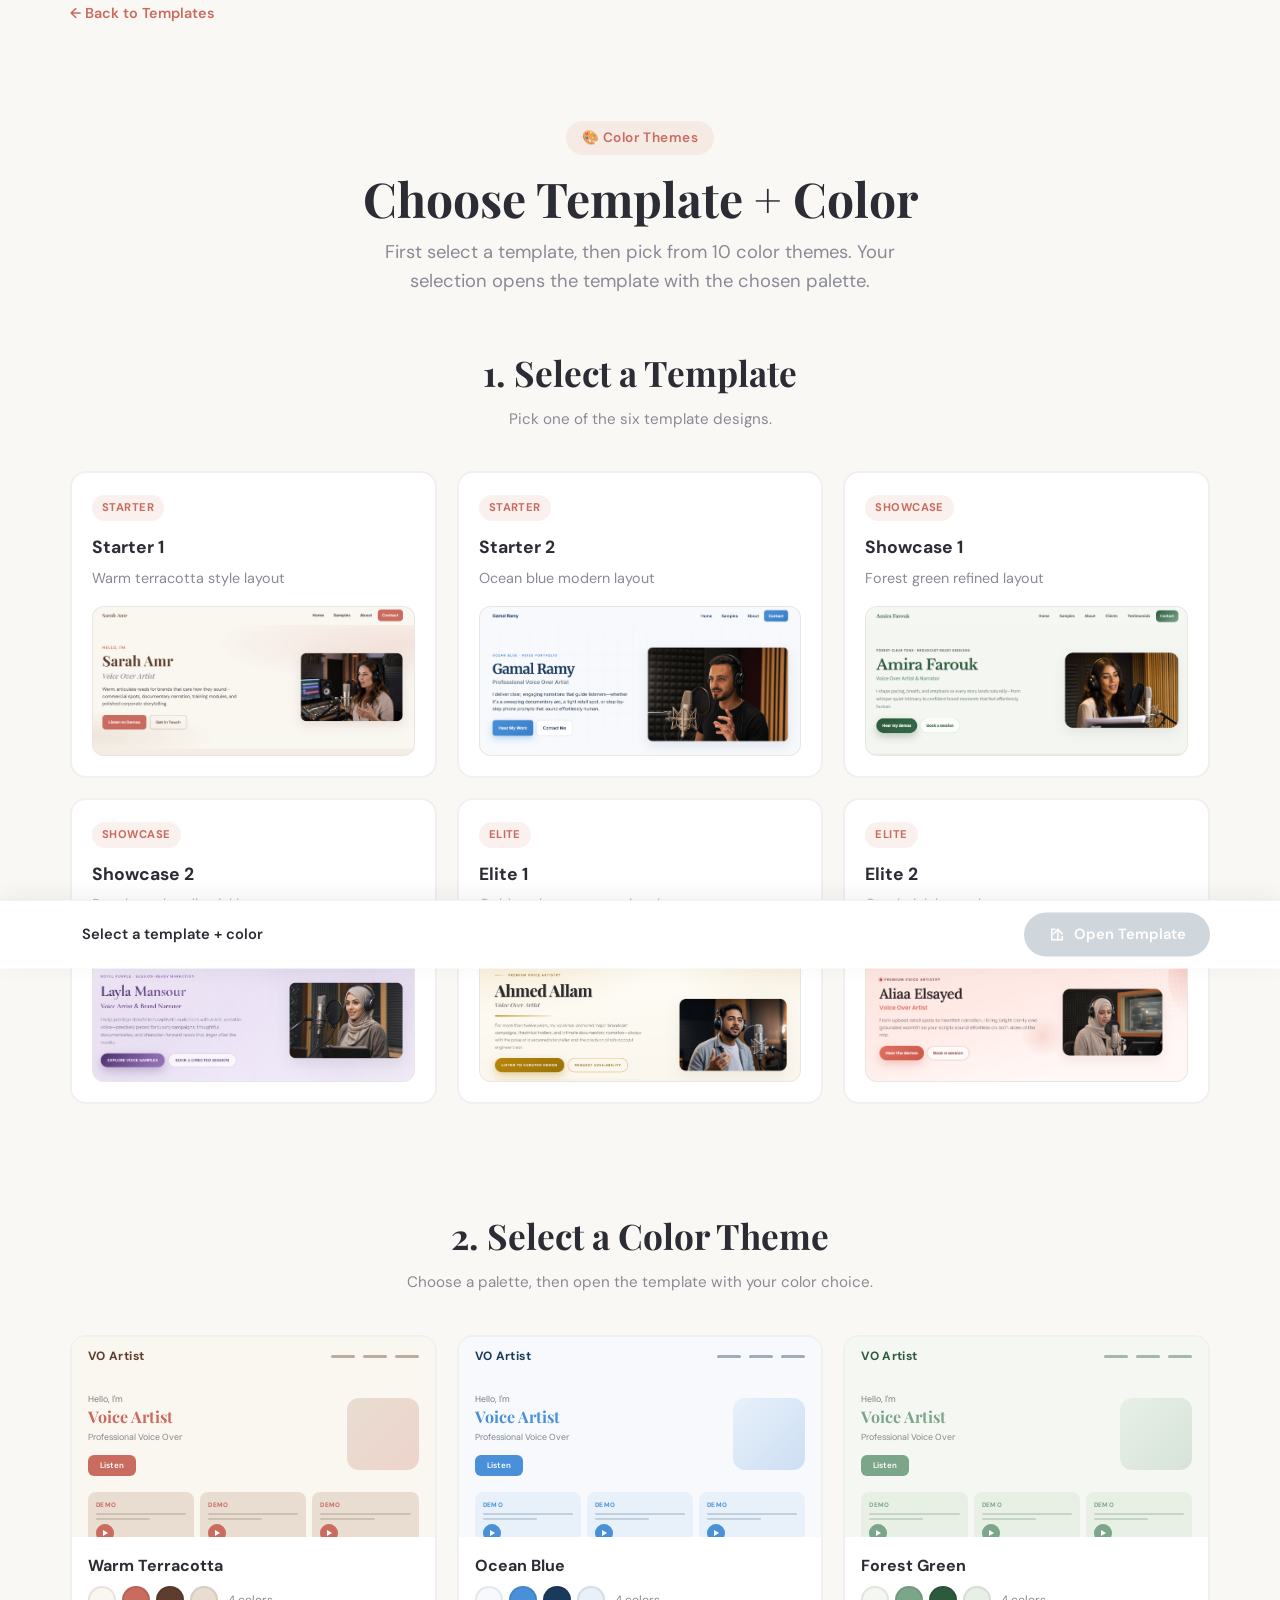
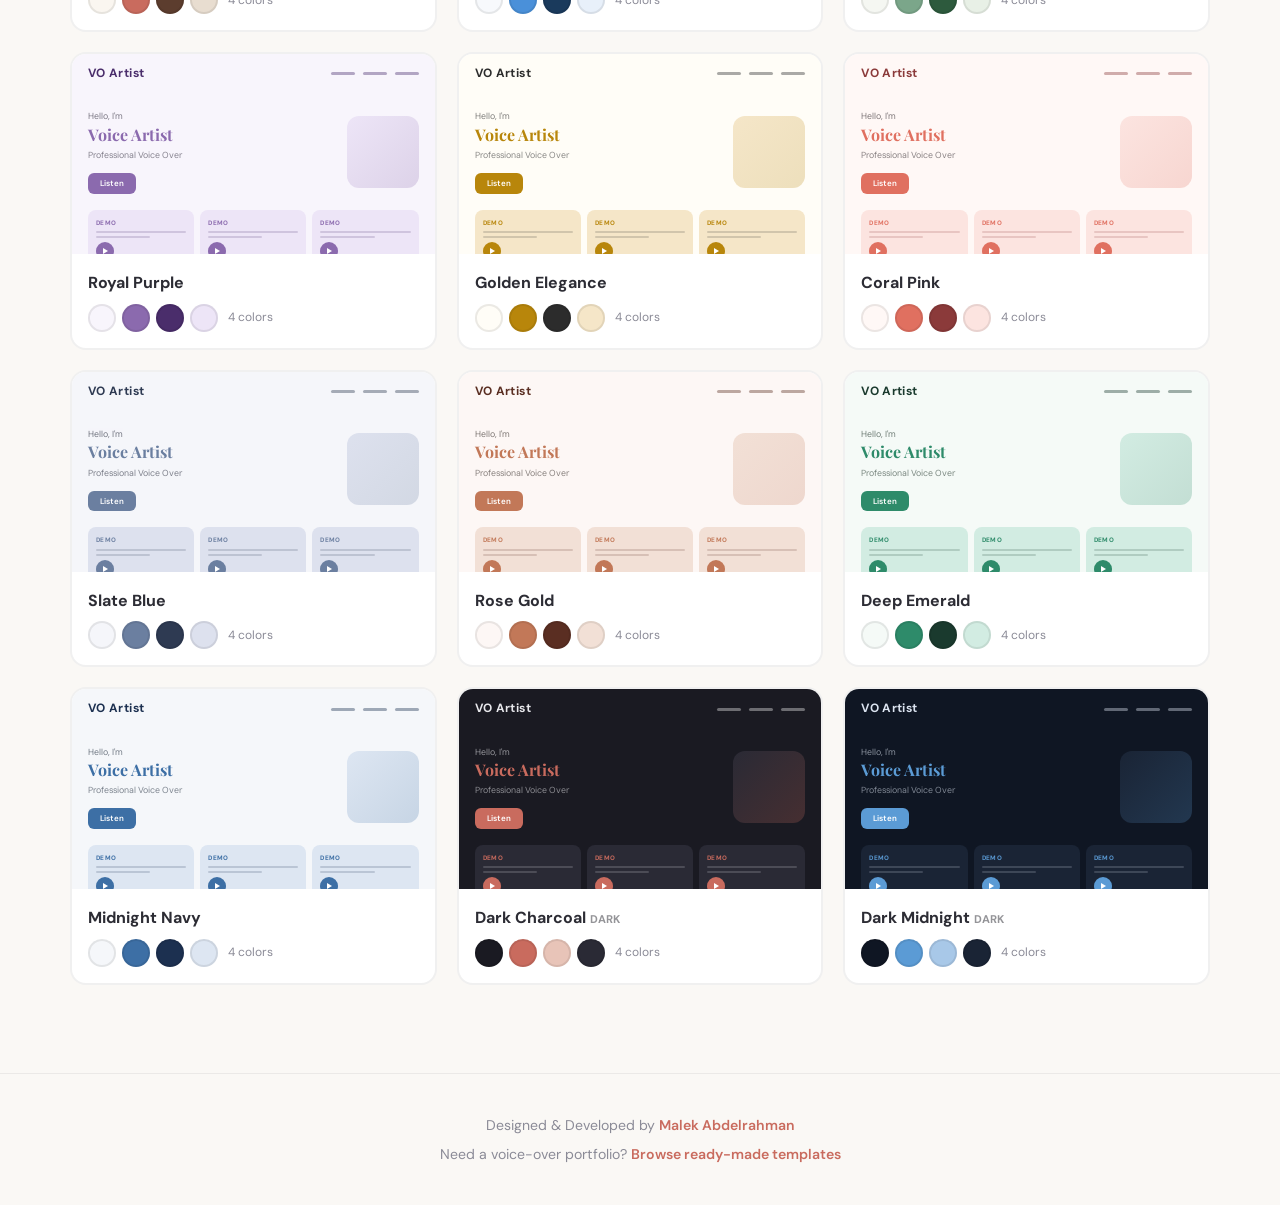
<file: templates/colors/index.html>
<!DOCTYPE html>
<html lang="en">
<head>
  <meta charset="UTF-8">
  <meta name="viewport" content="width=device-width, initial-scale=1.0">
  <title>Template Colors — VO Portfolio Templates</title>
  <meta name="description" content="Choose a template, then pick from 12 color themes for your voice-over portfolio.">
  <link rel="icon" href="data:image/svg+xml,<svg xmlns='http://www.w3.org/2000/svg' viewBox='0 0 100 100'><text y='.9em' font-size='90'>🎨</text></svg>">
  <link rel="preconnect" href="https://fonts.googleapis.com">
  <link rel="preconnect" href="https://fonts.gstatic.com" crossorigin>
  <link href="https://fonts.googleapis.com/css2?family=DM+Sans:ital,wght@0,400;0,500;0,600;0,700&family=Playfair+Display:wght@600;700&display=swap" rel="stylesheet">
  <style>
    *, *::before, *::after { box-sizing: border-box; margin: 0; padding: 0; }
    html { scroll-behavior: smooth; overflow-x: hidden; }

    body {
      font-family: 'DM Sans', system-ui, sans-serif;
      color: #2c2c34;
      background: #faf8f5;
      line-height: 1.6;
      overflow-x: hidden;
      -webkit-font-smoothing: antialiased;
    }

    .container { width: min(100% - 2rem, 1140px); margin-inline: auto; }

    /* Header */
    .page-header {
      text-align: center;
      padding: clamp(3rem, 8vw, 5rem) 0 clamp(2rem, 5vw, 3rem);
    }

    .page-badge {
      display: inline-flex;
      align-items: center;
      gap: 6px;
      padding: 6px 16px;
      border-radius: 50px;
      background: rgba(201, 107, 94, 0.1);
      color: #c96b5e;
      font-size: 0.85rem;
      font-weight: 600;
      letter-spacing: 0.04em;
      margin-bottom: 1rem;
    }

    .page-title {
      font-family: 'Playfair Display', Georgia, serif;
      font-size: clamp(2rem, 5vw, 3rem);
      font-weight: 700;
      line-height: 1.15;
      color: #2c2c34;
      margin-bottom: 0.75rem;
    }

    .page-subtitle {
      font-size: clamp(1rem, 2.5vw, 1.15rem);
      color: #8a8a96;
      max-width: 560px;
      margin-inline: auto;
    }

    /* Step Sections */
    .step-section {
      padding-bottom: clamp(2rem, 5vw, 3.5rem);
    }

    .step-header {
      text-align: center;
      margin-bottom: clamp(1.5rem, 4vw, 2.5rem);
    }

    .step-title {
      font-family: 'Playfair Display', Georgia, serif;
      font-size: clamp(1.6rem, 3.5vw, 2.2rem);
      font-weight: 700;
      margin-bottom: 0.35rem;
    }

    .step-desc {
      font-size: 0.95rem;
      color: #8a8a96;
    }

    /* Template Grid */
    .template-grid {
      display: grid;
      grid-template-columns: repeat(3, 1fr);
      gap: 1.25rem;
      margin-bottom: clamp(2rem, 5vw, 3rem);
    }

    @media (max-width: 768px) {
      .template-grid {
        grid-template-columns: repeat(2, 1fr);
      }
    }

    @media (max-width: 480px) {
      .template-grid {
        grid-template-columns: 1fr;
      }
    }

    .template-card {
      background: #fff;
      border-radius: 16px;
      border: 2px solid rgba(0,0,0,0.06);
      padding: 1.25rem;
      cursor: pointer;
      transition: all 0.25s ease;
      position: relative;
    }

    .template-card:hover {
      border-color: rgba(201, 107, 94, 0.25);
      box-shadow: 0 12px 32px rgba(0,0,0,0.08);
      transform: translateY(-3px);
    }

    .template-card.selected {
      border-color: #c96b5e;
      box-shadow: 0 8px 30px rgba(201, 107, 94, 0.18);
    }

    .template-badge {
      display: inline-flex;
      align-items: center;
      padding: 4px 10px;
      border-radius: 999px;
      background: rgba(201, 107, 94, 0.1);
      color: #c96b5e;
      font-size: 0.7rem;
      font-weight: 700;
      letter-spacing: 0.04em;
      text-transform: uppercase;
      margin-bottom: 0.75rem;
    }

    .template-name {
      font-weight: 700;
      font-size: 1.1rem;
      margin-bottom: 0.35rem;
    }

    .template-desc {
      font-size: 0.9rem;
      color: #8a8a96;
      margin-bottom: 1rem;
    }

    .template-preview {
      height: 150px;
      border-radius: 12px;
      background: #f7f3ee;
      border: 1px solid rgba(0,0,0,0.06);
      overflow: hidden;
    }

    .template-preview img {
      width: 100%;
      height: 100%;
      object-fit: cover;
      object-position: top center;
      display: block;
    }

    /* Theme Grid */
    .theme-grid {
      display: grid;
      grid-template-columns: repeat(auto-fill, minmax(min(100%, 320px), 1fr));
      gap: 1.25rem;
    }

    /* Theme Card */
    .theme-card {
      background: #fff;
      border-radius: 16px;
      overflow: hidden;
      border: 2px solid rgba(0,0,0,0.06);
      cursor: pointer;
      transition: all 0.3s ease;
      position: relative;
    }

    .theme-card:hover {
      border-color: rgba(201, 107, 94, 0.25);
      box-shadow: 0 12px 40px rgba(0,0,0,0.08);
      transform: translateY(-3px);
    }

    .theme-card.selected {
      border-color: #c96b5e;
      box-shadow: 0 8px 32px rgba(201, 107, 94, 0.18);
    }

    .theme-card.selected::after {
      content: '✓';
      position: absolute;
      top: 12px;
      right: 12px;
      width: 28px;
      height: 28px;
      border-radius: 50%;
      background: #c96b5e;
      color: #fff;
      display: grid;
      place-items: center;
      font-size: 0.8rem;
      font-weight: 700;
      z-index: 2;
    }

    /* Mini Preview */
    .preview {
      position: relative;
      height: 200px;
      overflow: hidden;
    }

    .preview-header {
      display: flex;
      align-items: center;
      justify-content: space-between;
      padding: 10px 16px;
    }

    .preview-logo {
      font-weight: 700;
      font-size: 0.75rem;
      letter-spacing: 0.03em;
    }

    .preview-nav {
      display: flex;
      gap: 8px;
    }

    .preview-nav-dot {
      width: 24px;
      height: 3px;
      border-radius: 2px;
      opacity: 0.4;
    }

    .preview-hero {
      padding: 16px;
      display: flex;
      align-items: center;
      gap: 14px;
    }

    .preview-hero-text {
      flex: 1;
    }

    .preview-hero-greeting {
      font-size: 0.55rem;
      opacity: 0.6;
      margin-bottom: 2px;
    }

    .preview-hero-name {
      font-family: 'Playfair Display', Georgia, serif;
      font-size: 1rem;
      font-weight: 700;
      line-height: 1.15;
      margin-bottom: 4px;
    }

    .preview-hero-title {
      font-size: 0.55rem;
      opacity: 0.55;
      margin-bottom: 6px;
    }

    .preview-btn {
      display: inline-block;
      padding: 4px 12px;
      border-radius: 6px;
      font-size: 0.5rem;
      font-weight: 600;
      color: #fff;
    }

    .preview-img {
      width: 72px;
      height: 72px;
      border-radius: 12px;
      flex-shrink: 0;
    }

    .preview-cards {
      display: flex;
      gap: 6px;
      padding: 0 16px;
    }

    .preview-card {
      flex: 1;
      border-radius: 8px;
      padding: 8px;
    }

    .preview-card-badge {
      font-size: 0.4rem;
      font-weight: 700;
      letter-spacing: 0.05em;
      text-transform: uppercase;
      margin-bottom: 3px;
    }

    .preview-card-line {
      height: 2px;
      border-radius: 1px;
      opacity: 0.18;
      margin-bottom: 3px;
    }

    .preview-card-line.short { width: 60%; }

    .preview-card-play {
      width: 18px;
      height: 18px;
      border-radius: 50%;
      display: grid;
      place-items: center;
      margin-top: 4px;
    }

    .preview-card-play::after {
      content: '';
      width: 0;
      height: 0;
      border-left: 5px solid #fff;
      border-top: 3px solid transparent;
      border-bottom: 3px solid transparent;
      margin-left: 1px;
    }

    /* Theme Info */
    .theme-info {
      padding: 16px;
    }

    .theme-name {
      font-weight: 700;
      font-size: 1rem;
      margin-bottom: 8px;
    }

    .theme-swatches {
      display: flex;
      gap: 6px;
      align-items: center;
    }

    .swatch {
      width: 28px;
      height: 28px;
      border-radius: 50%;
      border: 1px solid rgba(0,0,0,0.1);
      border: 2px solid rgba(0,0,0,0.08);
      transition: transform 0.2s ease;
    }

    .swatch:hover { transform: scale(1.15); }

    .swatch-label {
      font-size: 0.75rem;
      color: #8a8a96;
      margin-left: 4px;
    }

    /* Footer */
    .page-footer {
      text-align: center;
      padding: 2.5rem 0;
      border-top: 1px solid rgba(0,0,0,0.06);
      margin-top: 2rem;
    }

    .footer-text {
      font-size: 0.88rem;
      color: #8a8a96;
    }

    .footer-text a {
      color: #c96b5e;
      text-decoration: none;
      font-weight: 600;
    }

    .footer-text a:hover { text-decoration: underline; }

    .back-link {
      display: inline-flex;
      align-items: center;
      gap: 6px;
      margin-bottom: 1rem;
      font-size: 0.9rem;
      font-weight: 600;
      color: #c96b5e;
      text-decoration: none;
    }

    .back-link:hover { text-decoration: underline; }

    /* Selected Summary */
    .selection-bar {
      position: fixed;
      bottom: 0;
      left: 0;
      right: 0;
      background: #fff;
      border-top: 1px solid rgba(0,0,0,0.08);
      padding: 12px 0;
      z-index: 100;
      transform: translateY(100%);
      transition: transform 0.35s cubic-bezier(0.4, 0, 0.2, 1);
      box-shadow: 0 -4px 24px rgba(0,0,0,0.06);
    }

    .selection-bar.visible { transform: translateY(0); }

    .selection-inner {
      display: flex;
      align-items: center;
      justify-content: space-between;
      gap: 16px;
      flex-wrap: wrap;
    }

    .selection-info {
      display: flex;
      align-items: center;
      gap: 12px;
    }

    .selection-preview {
      display: flex;
      gap: 4px;
    }

    .selection-dot {
      width: 20px;
      height: 20px;
      border-radius: 50%;
      border: 2px solid rgba(0,0,0,0.1);
    }

    .selection-text {
      font-weight: 600;
      font-size: 0.92rem;
    }

    .selection-btn {
      display: inline-flex;
      align-items: center;
      gap: 8px;
      padding: 10px 24px;
      border-radius: 50px;
      background: #5b3f6a;
      color: #fff;
      font-family: inherit;
      font-size: 0.92rem;
      font-weight: 600;
      text-decoration: none;
      border: none;
      cursor: pointer;
      transition: background 0.2s ease;
    }

    .selection-btn:hover { background: #4a2d6b; }

    .selection-btn.disabled {
      background: #cfd6dc;
      cursor: not-allowed;
      pointer-events: none;
    }

    @media (max-width: 600px) {
      .selection-inner {
        flex-direction: column;
        text-align: center;
      }
    }
  </style>
</head>
<body>

  <div class="container">
    <a href="../" class="back-link">← Back to Templates</a>

    <header class="page-header">
      <span class="page-badge">🎨 Color Themes</span>
      <h1 class="page-title">Choose Template + Color</h1>
      <p class="page-subtitle">First select a template, then pick from 10 color themes. Your selection opens the template with the chosen palette.</p>
    </header>

    <section class="step-section" id="step-templates">
      <div class="step-header">
        <h2 class="step-title">1. Select a Template</h2>
        <p class="step-desc">Pick one of the six template designs.</p>
      </div>
      <div class="template-grid" id="templateGrid"></div>
    </section>

    <section class="step-section" id="step-themes">
      <div class="step-header">
        <h2 class="step-title">2. Select a Color Theme</h2>
        <p class="step-desc">Choose a palette, then open the template with your color choice.</p>
      </div>
      <div class="theme-grid" id="themeGrid"></div>
    </section>
  </div>

  <div class="selection-bar" id="selectionBar">
    <div class="container selection-inner">
      <div class="selection-info">
        <div class="selection-preview" id="selPreview"></div>
        <span class="selection-text" id="selText">Select a template + color</span>
      </div>
      <a class="selection-btn disabled" id="selBtn" href="#" target="_blank">
        <svg width="18" height="18" viewBox="0 0 24 24" fill="currentColor"><path d="M13.172 3.757l7.071 7.071-1.414 1.414-4.657-4.657V20h-2V7.586l-4.657 4.656-1.414-1.414 7.071-7.071a1 1 0 011.414 0z"/><path d="M4 4h6v2H6v12h12v-4h2v6H4V4z"/></svg>
        Open Template
      </a>
    </div>
  </div>

  <footer class="page-footer">
    <div class="container">
      <p class="footer-text">
        Designed &amp; Developed by <a href="https://malek-abdelrahman-hassan.github.io/" target="_blank">Malek Abdelrahman</a>
      </p>
      <p class="footer-text" style="margin-top: 6px;">
        Need a voice-over portfolio? <a href="https://voice-over-artist.github.io/templates/" target="_blank">Browse ready-made templates</a>
      </p>
    </div>
  </footer>

  <script>
  (function () {
    'use strict';

    var templates = [
      { id: 'standard-1', name: 'Starter 1', tier: 'Starter', desc: 'Warm terracotta style layout', path: '../standard-1/index.html', preview: '../Sites interface/Studio Classic.png' },
      { id: 'standard-2', name: 'Starter 2', tier: 'Starter', desc: 'Ocean blue modern layout', path: '../standard-2/index.html', preview: '../Sites interface/Modern Minimal.png' },
      { id: 'professional-1', name: 'Showcase 1', tier: 'Showcase', desc: 'Forest green refined layout', path: '../professional-1/index.html', preview: '../Sites interface/Storyteller Pro.png' },
      { id: 'professional-2', name: 'Showcase 2', tier: 'Showcase', desc: 'Royal purple editorial layout', path: '../professional-2/index.html', preview: '../Sites interface/Signature Luxe.png' },
      { id: 'premium-1', name: 'Elite 1', tier: 'Elite', desc: 'Golden elegance premium layout', path: '../premium-1/index.html', preview: '../Sites interface/Cinematic Prestige.png' },
      { id: 'premium-2', name: 'Elite 2', tier: 'Elite', desc: 'Coral pink luxury layout', path: '../premium-2/index.html', preview: '../Sites interface/Creator Spotlight.png' }
    ];

    var themes = [
      { id: 'warm-terracotta', name: 'Warm Terracotta', bg: '#faf6f0', primary: '#c96b5e', dark: '#5c3d2e', soft: '#e8ddd0', text: '#2c2c34', surface: '#ffffff' },
      { id: 'ocean-blue', name: 'Ocean Blue', bg: '#f7f9fc', primary: '#4a90d9', dark: '#1a3a5c', soft: '#e8f0fa', text: '#1e2a3a', surface: '#ffffff' },
      { id: 'forest-green', name: 'Forest Green', bg: '#f5f7f2', primary: '#7ba68a', dark: '#2d5a3d', soft: '#e8f0e6', text: '#2c3330', surface: '#ffffff' },
      { id: 'royal-purple', name: 'Royal Purple', bg: '#f8f5fc', primary: '#8b6aae', dark: '#4a2d6b', soft: '#ede5f7', text: '#2c2838', surface: '#ffffff' },
      { id: 'golden-elegance', name: 'Golden Elegance', bg: '#fffdf7', primary: '#b8860b', dark: '#2c2c2c', soft: '#f5e6c8', text: '#2c2c2c', surface: '#ffffff' },
      { id: 'coral-pink', name: 'Coral Pink', bg: '#fff8f6', primary: '#e07060', dark: '#8b3a3a', soft: '#fce4e0', text: '#2c2428', surface: '#ffffff' },
      { id: 'slate-blue', name: 'Slate Blue', bg: '#f5f6fa', primary: '#6b7fa0', dark: '#2e3a52', soft: '#dde1ee', text: '#1e2232', surface: '#ffffff' },
      { id: 'rose-gold', name: 'Rose Gold', bg: '#fdf7f5', primary: '#c27858', dark: '#5a2e22', soft: '#f2e0d6', text: '#2c2420', surface: '#ffffff' },
      { id: 'deep-emerald', name: 'Deep Emerald', bg: '#f5faf7', primary: '#2e8b6a', dark: '#1a3a2e', soft: '#d2ece2', text: '#1a2e24', surface: '#ffffff' },
      { id: 'midnight-navy', name: 'Midnight Navy', bg: '#f5f7fa', primary: '#3d6fa5', dark: '#1c3050', soft: '#dde6f2', text: '#1e2a3a', surface: '#ffffff' },
      { id: 'dark-charcoal', name: 'Dark Charcoal', bg: '#1a1a22', primary: '#c96b5e', dark: '#e8c4b8', soft: '#2a2a35', text: '#e8e8ec', surface: '#242430', isDark: true },
      { id: 'dark-midnight', name: 'Dark Midnight', bg: '#0f1623', primary: '#5b9bd5', dark: '#a8c8e8', soft: '#1a2435', text: '#dce4f0', surface: '#172030', isDark: true }
    ];

    function buildTemplateCard(template) {
      var card = document.createElement('div');
      card.className = 'template-card';
      card.setAttribute('data-template', template.id);

      card.innerHTML =
        '<span class="template-badge">' + template.tier + '</span>' +
        '<div class="template-name">' + template.name + '</div>' +
        '<div class="template-desc">' + template.desc + '</div>' +
        '<div class="template-preview">' +
          '<img src="' + template.preview + '" alt="' + template.name + ' template preview">' +
        '</div>';

      card.addEventListener('click', function () {
        selectTemplate(card, template);
      });

      return card;
    }

    function buildThemeCard(theme) {
      var card = document.createElement('div');
      card.className = 'theme-card';
      card.setAttribute('data-theme', theme.name);
      var headColor = theme.isDark ? theme.text : theme.dark;
      var lineColor = theme.isDark ? theme.text : theme.dark;

      card.innerHTML =
        '<div class="preview" style="background:' + theme.bg + '">' +
          '<div class="preview-header">' +
            '<span class="preview-logo" style="color:' + headColor + '">VO Artist</span>' +
            '<div class="preview-nav">' +
              '<span class="preview-nav-dot" style="background:' + headColor + '"></span>' +
              '<span class="preview-nav-dot" style="background:' + headColor + '"></span>' +
              '<span class="preview-nav-dot" style="background:' + headColor + '"></span>' +
            '</div>' +
          '</div>' +
          '<div class="preview-hero">' +
            '<div class="preview-hero-text">' +
              '<div class="preview-hero-greeting" style="color:' + theme.text + '">Hello, I\'m</div>' +
              '<div class="preview-hero-name" style="color:' + theme.primary + '">Voice Artist</div>' +
              '<div class="preview-hero-title" style="color:' + theme.text + '">Professional Voice Over</div>' +
              '<span class="preview-btn" style="background:' + theme.primary + '">Listen</span>' +
            '</div>' +
            '<div class="preview-img" style="background:linear-gradient(135deg,' + theme.soft + ',' + theme.primary + '40)"></div>' +
          '</div>' +
          '<div class="preview-cards">' +
            '<div class="preview-card" style="background:' + theme.soft + '">' +
              '<div class="preview-card-badge" style="color:' + theme.primary + '">Demo</div>' +
              '<div class="preview-card-line" style="background:' + lineColor + '"></div>' +
              '<div class="preview-card-line short" style="background:' + lineColor + '"></div>' +
              '<div class="preview-card-play" style="background:' + theme.primary + '"></div>' +
            '</div>' +
            '<div class="preview-card" style="background:' + theme.soft + '">' +
              '<div class="preview-card-badge" style="color:' + theme.primary + '">Demo</div>' +
              '<div class="preview-card-line" style="background:' + lineColor + '"></div>' +
              '<div class="preview-card-line short" style="background:' + lineColor + '"></div>' +
              '<div class="preview-card-play" style="background:' + theme.primary + '"></div>' +
            '</div>' +
            '<div class="preview-card" style="background:' + theme.soft + '">' +
              '<div class="preview-card-badge" style="color:' + theme.primary + '">Demo</div>' +
              '<div class="preview-card-line" style="background:' + lineColor + '"></div>' +
              '<div class="preview-card-line short" style="background:' + lineColor + '"></div>' +
              '<div class="preview-card-play" style="background:' + theme.primary + '"></div>' +
            '</div>' +
          '</div>' +
        '</div>' +
        '<div class="theme-info">' +
          '<div class="theme-name">' + theme.name + (theme.isDark ? ' <span style="font-size:.7rem;opacity:.5">DARK</span>' : '') + '</div>' +
          '<div class="theme-swatches">' +
            '<span class="swatch" style="background:' + theme.bg + '" title="Background"></span>' +
            '<span class="swatch" style="background:' + theme.primary + '" title="Primary"></span>' +
            '<span class="swatch" style="background:' + theme.dark + '" title="Dark"></span>' +
            '<span class="swatch" style="background:' + theme.soft + '" title="Soft"></span>' +
            '<span class="swatch-label">4 colors</span>' +
          '</div>' +
        '</div>';

      card.addEventListener('click', function () {
        selectTheme(card, theme);
      });

      return card;
    }

    var templateGrid = document.getElementById('templateGrid');
    templates.forEach(function (template) {
      templateGrid.appendChild(buildTemplateCard(template));
    });

    var themeGrid = document.getElementById('themeGrid');
    themes.forEach(function (theme) {
      themeGrid.appendChild(buildThemeCard(theme));
    });

    var selBar = document.getElementById('selectionBar');
    var selPreview = document.getElementById('selPreview');
    var selText = document.getElementById('selText');
    var selBtn = document.getElementById('selBtn');

    var selectedTemplate = null;
    var selectedTheme = null;

    function selectTemplate(card, template) {
      document.querySelectorAll('.template-card').forEach(function (c) {
        c.classList.remove('selected');
      });
      card.classList.add('selected');
      selectedTemplate = template;
      updateSelection();
    }

    function selectTheme(card, theme) {
      document.querySelectorAll('.theme-card').forEach(function (c) {
        c.classList.remove('selected');
      });
      card.classList.add('selected');
      selectedTheme = theme;
      updateSelection();
    }

    function updateSelection() {
      if (!selectedTemplate || !selectedTheme) {
        selBar.classList.remove('visible');
        return;
      }

      selPreview.innerHTML =
        '<span class="selection-dot" style="background:' + selectedTheme.bg + '"></span>' +
        '<span class="selection-dot" style="background:' + selectedTheme.primary + '"></span>' +
        '<span class="selection-dot" style="background:' + selectedTheme.dark + '"></span>';

      selText.textContent = selectedTemplate.name + ' — ' + selectedTheme.name;
      selBtn.href = selectedTemplate.path + '?theme=' + selectedTheme.id;
      selBtn.classList.remove('disabled');
      selBar.classList.add('visible');
    }
  })();
  </script>
</body>
</html>
</file>
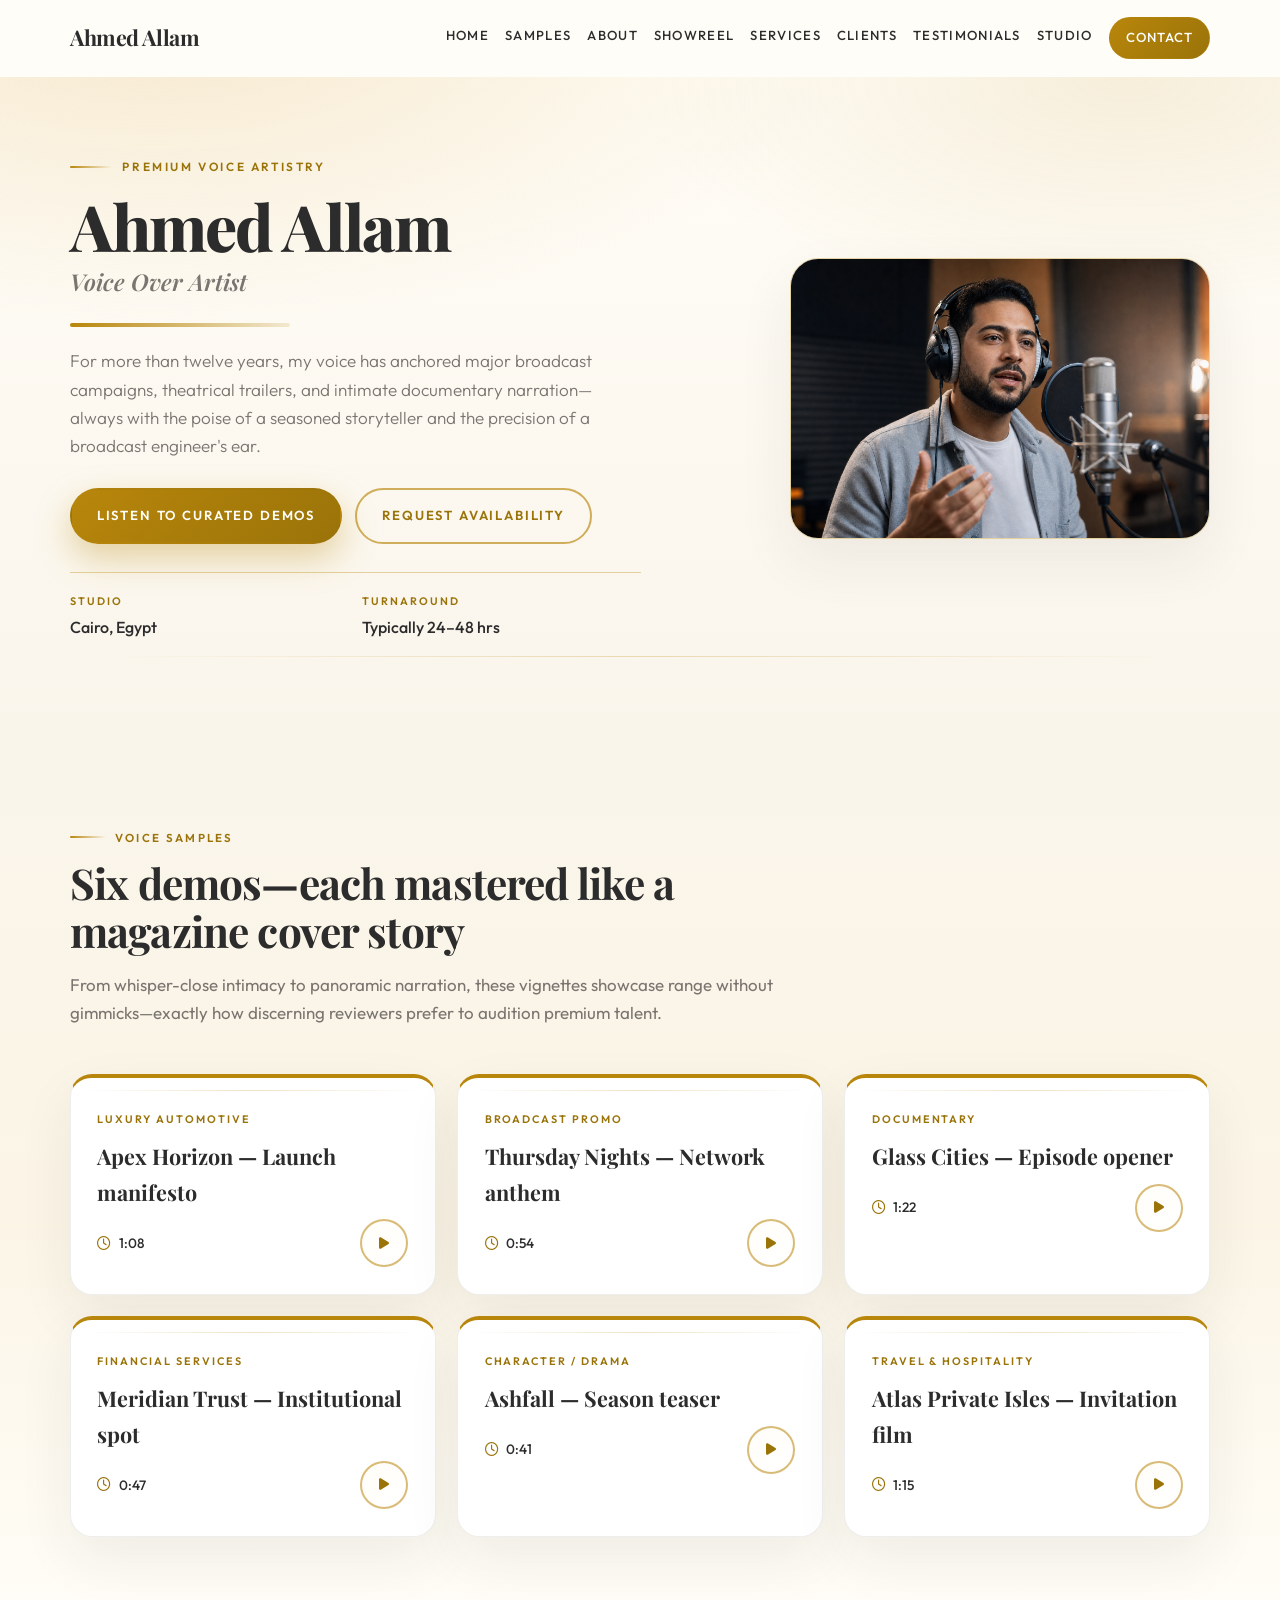
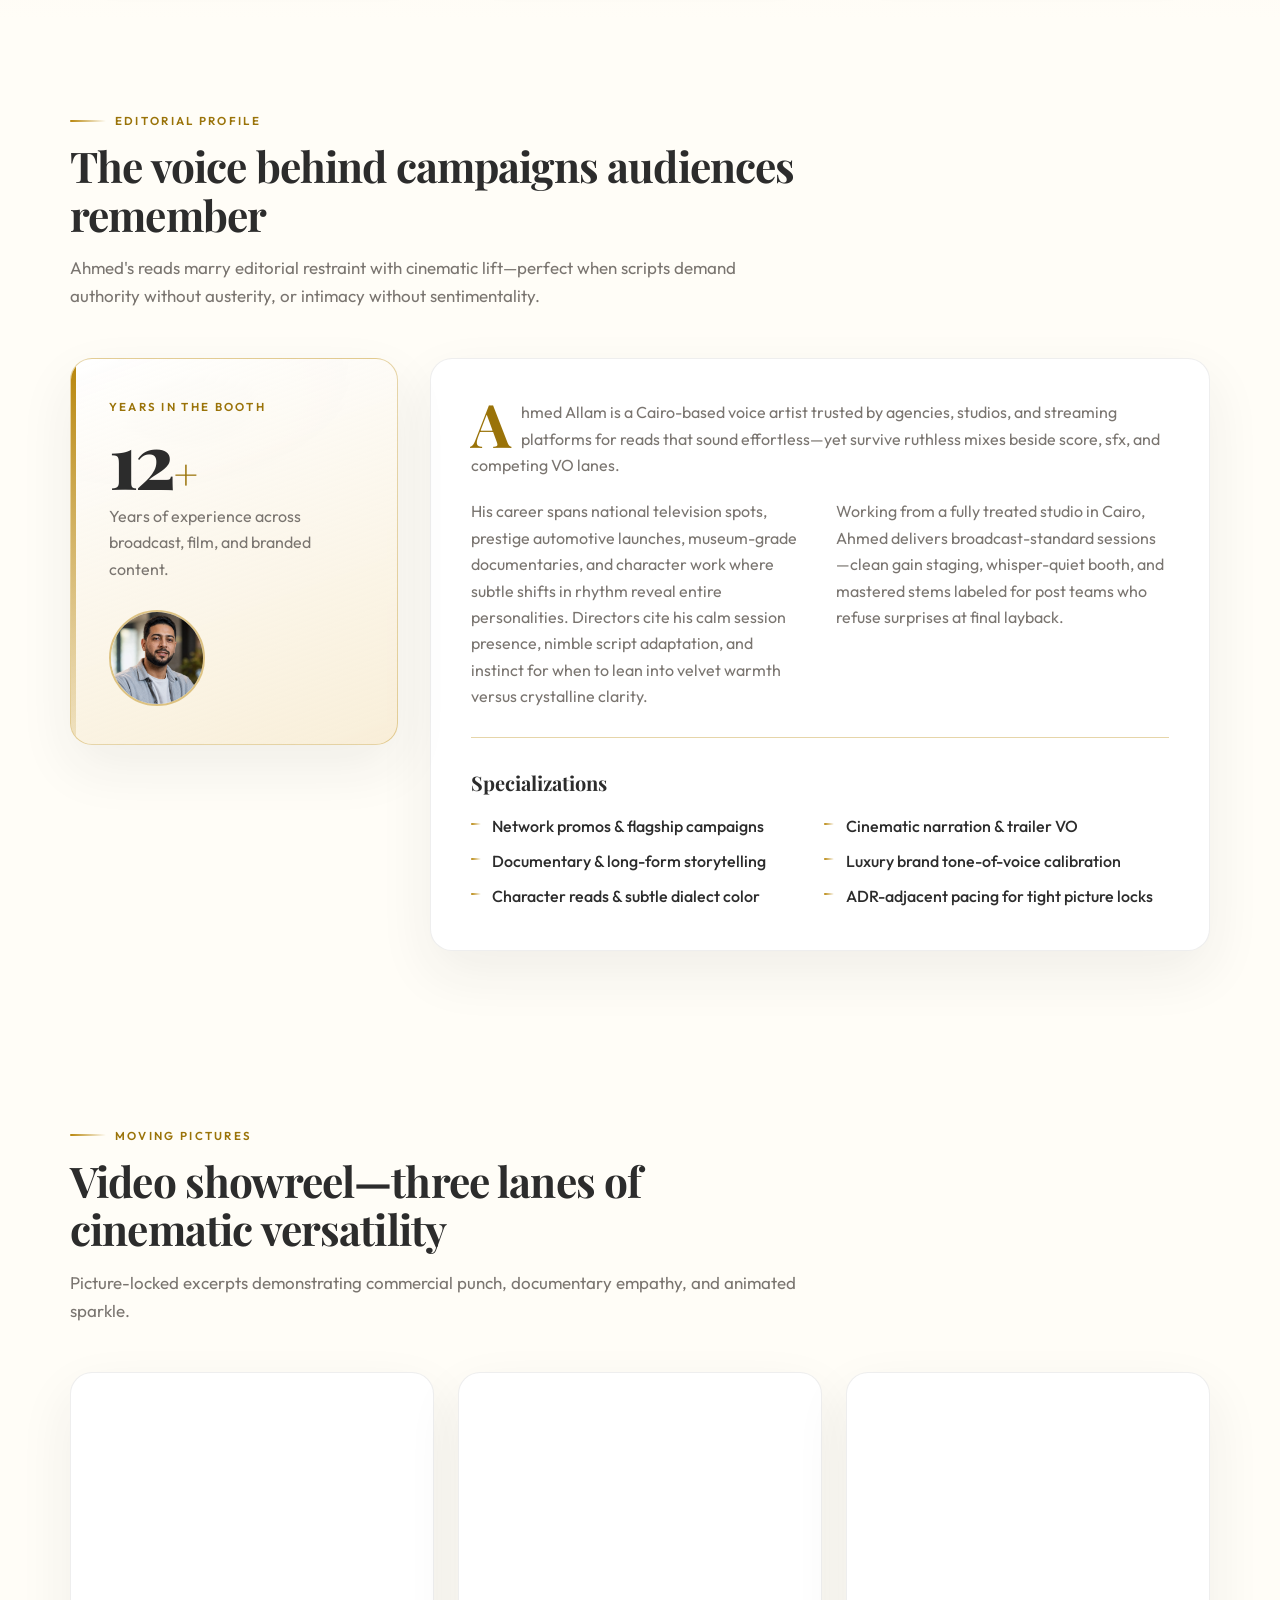
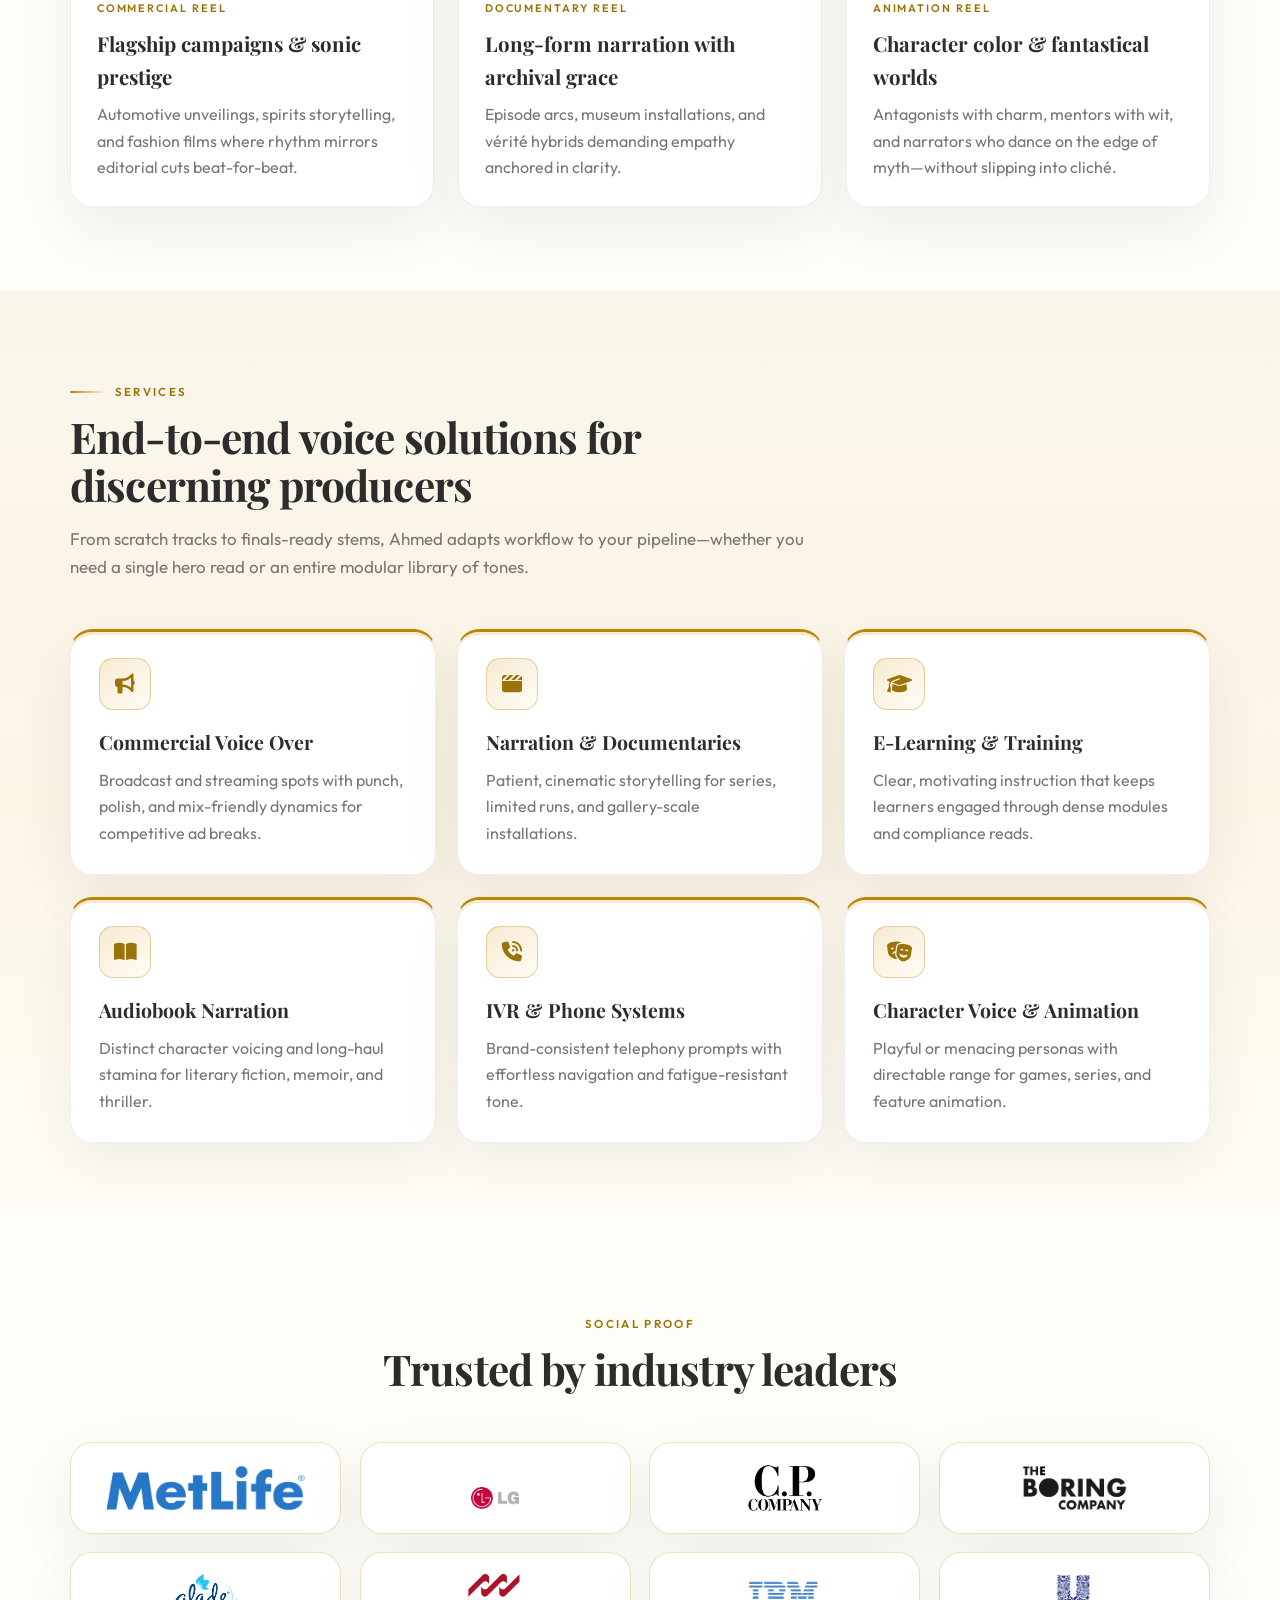
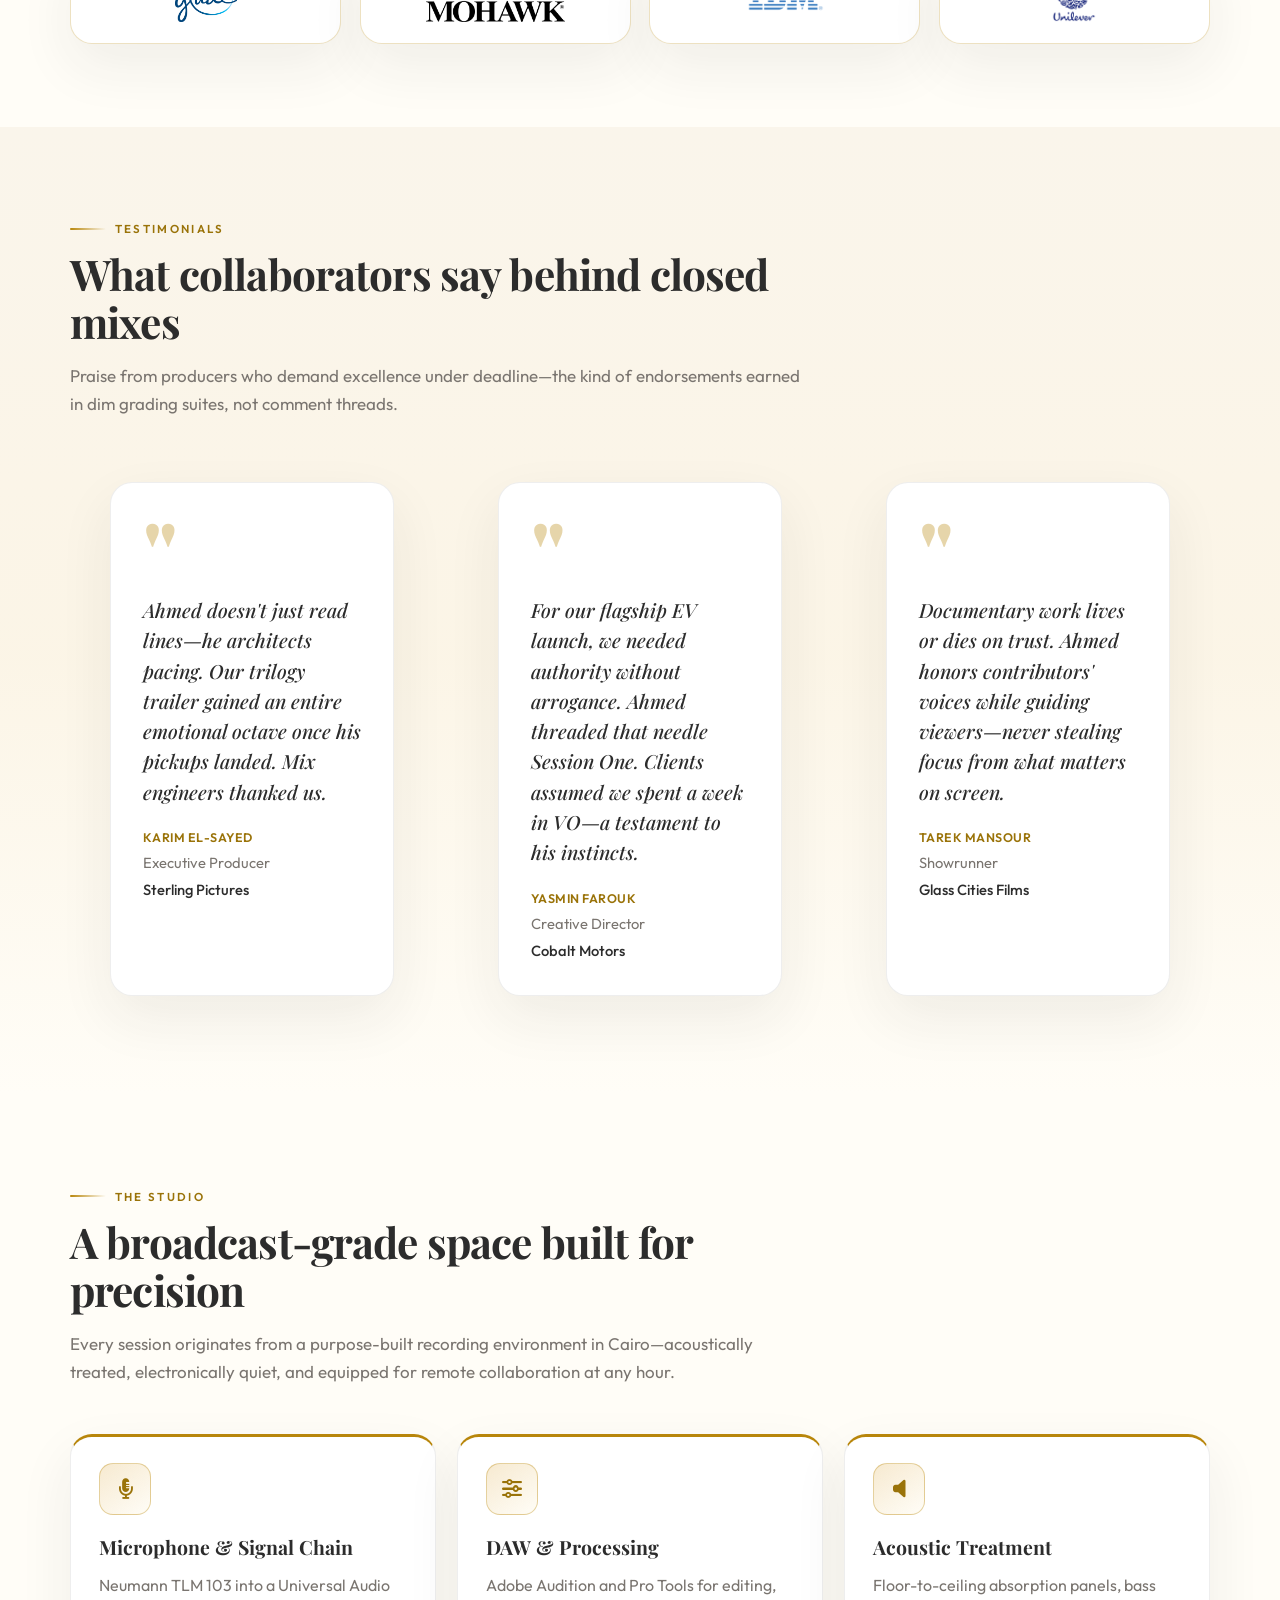
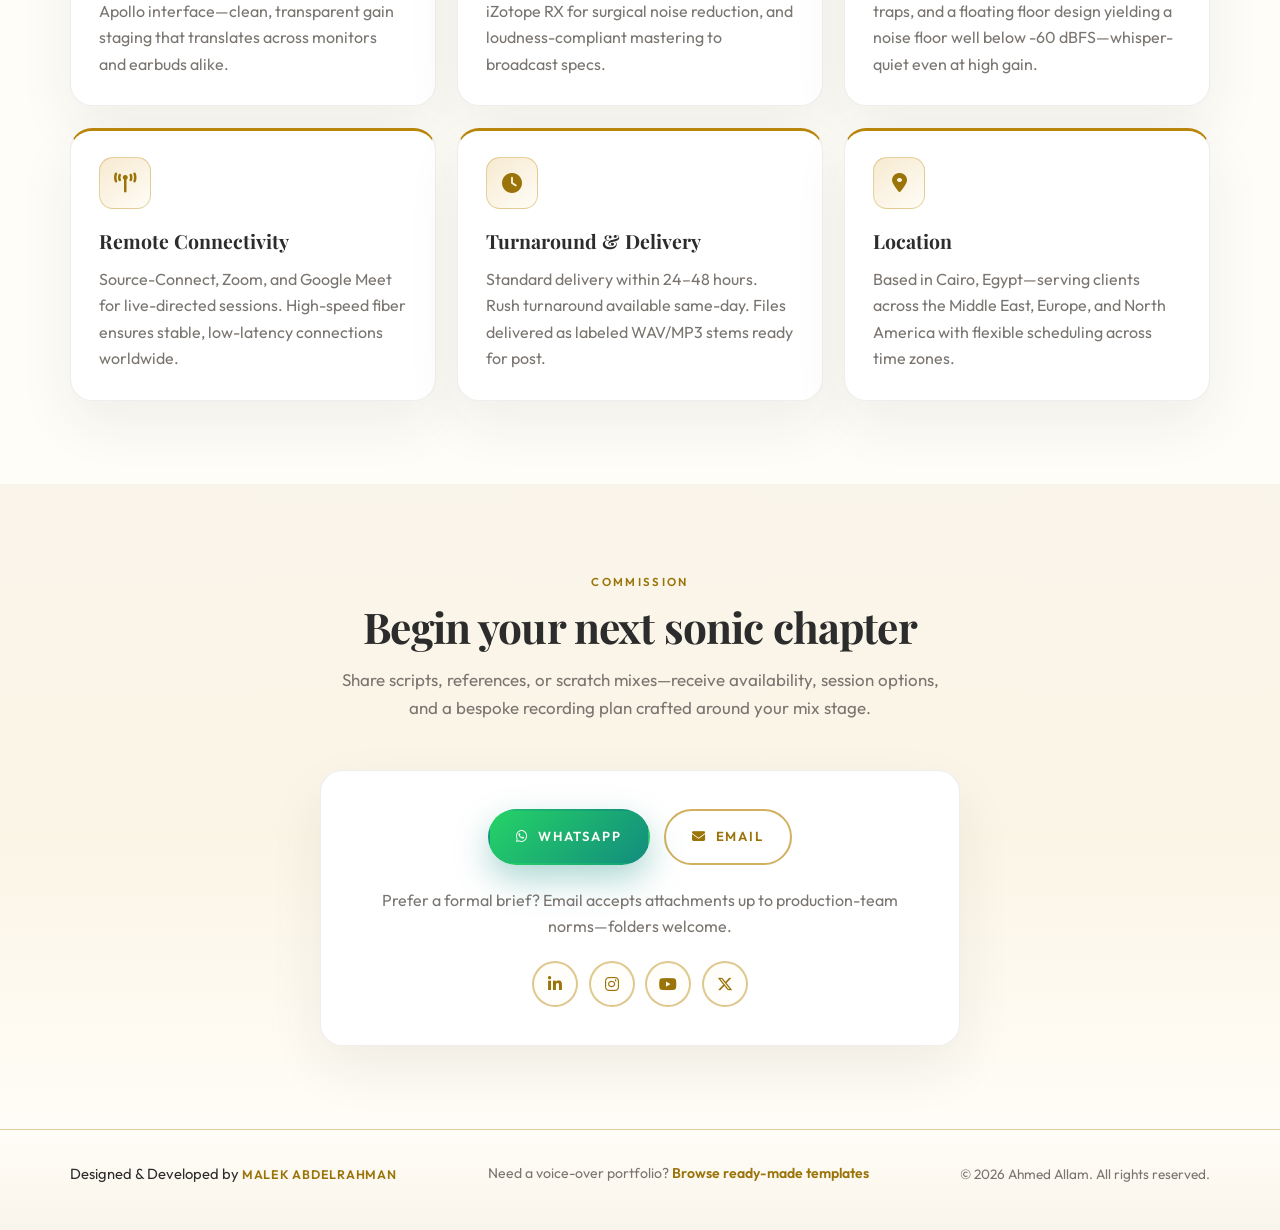
<file: templates/premium-1/index.html>
<!DOCTYPE html>
<html lang="en">
<head>
  <meta charset="UTF-8">
  <meta name="viewport" content="width=device-width, initial-scale=1.0">
  <title>Ahmed Allam — Voice Over Artist | Golden Elegance</title>
  <link rel="icon" href="data:image/svg+xml,<svg xmlns='http://www.w3.org/2000/svg' viewBox='0 0 100 100'><text y='.9em' font-size='90'>🎙️</text></svg>">
  <meta name="description" content="Cinematic voice-over for broadcast, film, and prestige brands—over a decade of session craft, crystalline diction, and director-friendly delivery from a trusted industry voice.">
  <link rel="preconnect" href="https://fonts.googleapis.com">
  <link rel="preconnect" href="https://fonts.gstatic.com" crossorigin>
  <link href="https://fonts.googleapis.com/css2?family=Playfair+Display:ital,wght@0,500;0,600;0,700;0,800;1,500;1,600;1,700&family=Outfit:wght@300;400;500;600&display=swap" rel="stylesheet">
  <link rel="stylesheet" href="https://cdnjs.cloudflare.com/ajax/libs/font-awesome/6.5.1/css/all.min.css" crossorigin="anonymous" referrerpolicy="no-referrer">
  <link rel="stylesheet" href="style.css">
</head>
<body>
  <header class="site-header" id="site-header">
    <div class="header-inner container">
      <a href="#hero" class="logo">Ahmed Allam</a>
      <button type="button" class="nav-toggle" aria-expanded="false" aria-controls="primary-nav" aria-label="Open menu">
        <span class="nav-toggle-bar"></span>
        <span class="nav-toggle-bar"></span>
        <span class="nav-toggle-bar"></span>
      </button>
      <nav id="primary-nav" class="primary-nav" aria-label="Primary">
        <ul class="nav-list">
          <li><a href="#hero">Home</a></li>
          <li><a href="#samples">Samples</a></li>
          <li><a href="#about">About</a></li>
          <li><a href="#showreel">Showreel</a></li>
          <li><a href="#services">Services</a></li>
          <li><a href="#clients">Clients</a></li>
          <li><a href="#testimonials">Testimonials</a></li>
          <li><a href="#studio">Studio</a></li>
          <li><a href="#contact" class="nav-cta">Contact</a></li>
        </ul>
      </nav>
    </div>
  </header>

  <div class="nav-overlay" id="navOverlay" aria-hidden="true"></div>

  <audio id="demoAudio" preload="auto"></audio>

  <main>
    <section id="hero" class="hero">
      <div class="hero-bg" aria-hidden="true"></div>
      <div class="container hero-grid">
        <div class="hero-copy">
          <p class="hero-kicker"><span class="kicker-rule"></span> Premium voice artistry</p>
          <h1 class="hero-name">Ahmed Allam</h1>
          <p class="hero-title">Voice Over Artist</p>
          <span class="title-accent-line" aria-hidden="true"></span>
          <p class="hero-subtitle">
            For more than twelve years, my voice has anchored major broadcast campaigns, theatrical trailers, and intimate documentary narration—always with the poise of a seasoned storyteller and the precision of a broadcast engineer's ear.
          </p>
          <div class="hero-cta-row">
            <a href="#samples" class="btn btn-gold">Listen to curated demos</a>
            <a href="#contact" class="btn btn-gold-outline">Request availability</a>
          </div>
          <dl class="hero-meta">
            <div><dt>Studio</dt><dd>Cairo, Egypt</dd></div>
            <div><dt>Turnaround</dt><dd>Typically 24–48 hrs</dd></div>
          </dl>
        </div>
        <div class="hero-visual">
          <img class="hero-image" src="Ahmed Allam Studio.png" alt="Ahmed Allam recording in the studio">
        </div>
      </div>
    </section>

    <section id="samples" class="samples section section-soft">
      <div class="container">
        <header class="section-header">
          <span class="section-eyebrow">Voice samples</span>
          <h2 class="section-title">Six demos—each mastered like a magazine cover story</h2>
          <p class="section-lead">
            From whisper-close intimacy to panoramic narration, these vignettes showcase range without gimmicks—exactly how discerning reviewers prefer to audition premium talent.
          </p>
        </header>
        <div class="sample-grid">
          <article class="sample-card card-surface">
            <span class="sample-category">Luxury automotive</span>
            <h3 class="sample-title">Apex Horizon — Launch manifesto</h3>
            <div class="sample-footer">
              <span class="sample-duration"><i class="fa-regular fa-clock" aria-hidden="true"></i> 1:08</span>
              <button type="button" class="sample-play" data-src="../Voice Samples Male/Tony-Collins-Fogarty-Corporate-Voiceovers-2020.mp3" aria-label="Play Apex Horizon demo">
                <i class="fa-solid fa-play" aria-hidden="true"></i>
              </button>
            </div>
          </article>
          <article class="sample-card card-surface">
            <span class="sample-category">Broadcast promo</span>
            <h3 class="sample-title">Thursday Nights — Network anthem</h3>
            <div class="sample-footer">
              <span class="sample-duration"><i class="fa-regular fa-clock" aria-hidden="true"></i> 0:54</span>
              <button type="button" class="sample-play" data-src="../Voice Samples Male/Tony-Collins-Fogarty-Drama-Monologue.mp3" aria-label="Play Thursday Nights demo">
                <i class="fa-solid fa-play" aria-hidden="true"></i>
              </button>
            </div>
          </article>
          <article class="sample-card card-surface">
            <span class="sample-category">Documentary</span>
            <h3 class="sample-title">Glass Cities — Episode opener</h3>
            <div class="sample-footer">
              <span class="sample-duration"><i class="fa-regular fa-clock" aria-hidden="true"></i> 1:22</span>
              <button type="button" class="sample-play" data-src="../Voice Samples Male/Tony-Collins-Fogarty-Dubbing-Demo-2023.mp3" aria-label="Play Glass Cities demo">
                <i class="fa-solid fa-play" aria-hidden="true"></i>
              </button>
            </div>
          </article>
          <article class="sample-card card-surface">
            <span class="sample-category">Financial services</span>
            <h3 class="sample-title">Meridian Trust — Institutional spot</h3>
            <div class="sample-footer">
              <span class="sample-duration"><i class="fa-regular fa-clock" aria-hidden="true"></i> 0:47</span>
              <button type="button" class="sample-play" data-src="../Voice Samples Male/Tony-Collins-Fogarty-ELearning-Voiceovers-2020.mp3" aria-label="Play Meridian Trust demo">
                <i class="fa-solid fa-play" aria-hidden="true"></i>
              </button>
            </div>
          </article>
          <article class="sample-card card-surface">
            <span class="sample-category">Character / drama</span>
            <h3 class="sample-title">Ashfall — Season teaser</h3>
            <div class="sample-footer">
              <span class="sample-duration"><i class="fa-regular fa-clock" aria-hidden="true"></i> 0:41</span>
              <button type="button" class="sample-play" data-src="../Voice Samples Male/Tony-Collins-Fogarty-Heritage-Audio-Guides-Voiceovers.mp3" aria-label="Play Ashfall demo">
                <i class="fa-solid fa-play" aria-hidden="true"></i>
              </button>
            </div>
          </article>
          <article class="sample-card card-surface">
            <span class="sample-category">Travel &amp; hospitality</span>
            <h3 class="sample-title">Atlas Private Isles — Invitation film</h3>
            <div class="sample-footer">
              <span class="sample-duration"><i class="fa-regular fa-clock" aria-hidden="true"></i> 1:15</span>
              <button type="button" class="sample-play" data-src="../Voice Samples Male/Tony-Collins-Fogarty-IVR-On-Hold-Voiceovers-2020.mp3" aria-label="Play Atlas Private Isles demo">
                <i class="fa-solid fa-play" aria-hidden="true"></i>
              </button>
            </div>
          </article>
        </div>
      </div>
    </section>

    <section id="about" class="about section">
      <div class="container">
        <header class="section-header">
          <span class="section-eyebrow">Editorial profile</span>
          <h2 class="section-title">The voice behind campaigns audiences remember</h2>
          <p class="section-lead">
            Ahmed's reads marry editorial restraint with cinematic lift—perfect when scripts demand authority without austerity, or intimacy without sentimentality.
          </p>
        </header>
        <div class="about-layout">
          <aside class="about-stat-card">
            <p class="stat-label">Years in the booth</p>
            <p class="stat-value" aria-label="More than twelve years">12<span class="stat-plus">+</span></p>
            <p class="stat-caption">Years of experience across broadcast, film, and branded content.</p>
            <div class="about-avatar">
              <img src="Ahmed Allam Profile.png" alt="Ahmed Allam — Voice Over Artist">
            </div>
          </aside>
          <article class="about-editorial card-surface">
            <div class="about-columns">
              <p class="drop-cap">
                Ahmed Allam is a Cairo-based voice artist trusted by agencies, studios, and streaming platforms for reads that sound effortless—yet survive ruthless mixes beside score, sfx, and competing VO lanes.
              </p>
              <p>
                His career spans national television spots, prestige automotive launches, museum-grade documentaries, and character work where subtle shifts in rhythm reveal entire personalities. Directors cite his calm session presence, nimble script adaptation, and instinct for when to lean into velvet warmth versus crystalline clarity.
              </p>
              <p>
                Working from a fully treated studio in Cairo, Ahmed delivers broadcast-standard sessions—clean gain staging, whisper-quiet booth, and mastered stems labeled for post teams who refuse surprises at final layback.
              </p>
            </div>
            <div class="specializations">
              <h3 class="spec-heading">Specializations</h3>
              <ul class="spec-list">
                <li>Network promos &amp; flagship campaigns</li>
                <li>Cinematic narration &amp; trailer VO</li>
                <li>Documentary &amp; long-form storytelling</li>
                <li>Luxury brand tone-of-voice calibration</li>
                <li>Character reads &amp; subtle dialect color</li>
                <li>ADR-adjacent pacing for tight picture locks</li>
              </ul>
            </div>
          </article>
        </div>
      </div>
    </section>

    <section id="showreel" class="showreel section">
      <div class="container">
        <header class="section-header">
          <span class="section-eyebrow">Moving pictures</span>
          <h2 class="section-title">Video showreel—three lanes of cinematic versatility</h2>
          <p class="section-lead">
            Picture-locked excerpts demonstrating commercial punch, documentary empathy, and animated sparkle.
          </p>
        </header>
        <div class="video-grid">
          <article class="video-card card-surface">
            <div class="video-embed">
              <iframe src="https://www.youtube.com/embed/nfsHcWRWFCw" title="Commercial Reel" frameborder="0" allow="accelerometer; autoplay; clipboard-write; encrypted-media; gyroscope; picture-in-picture" allowfullscreen></iframe>
            </div>
            <div class="video-body">
              <span class="video-tag">Commercial Reel</span>
              <h3 class="video-title">Flagship campaigns &amp; sonic prestige</h3>
              <p class="video-desc">Automotive unveilings, spirits storytelling, and fashion films where rhythm mirrors editorial cuts beat-for-beat.</p>
            </div>
          </article>
          <article class="video-card card-surface">
            <div class="video-embed">
              <iframe src="https://www.youtube.com/embed/nfsHcWRWFCw" title="Documentary Reel" frameborder="0" allow="accelerometer; autoplay; clipboard-write; encrypted-media; gyroscope; picture-in-picture" allowfullscreen></iframe>
            </div>
            <div class="video-body">
              <span class="video-tag">Documentary Reel</span>
              <h3 class="video-title">Long-form narration with archival grace</h3>
              <p class="video-desc">Episode arcs, museum installations, and vérité hybrids demanding empathy anchored in clarity.</p>
            </div>
          </article>
          <article class="video-card card-surface">
            <div class="video-embed">
              <iframe src="https://www.youtube.com/embed/nfsHcWRWFCw" title="Animation Reel" frameborder="0" allow="accelerometer; autoplay; clipboard-write; encrypted-media; gyroscope; picture-in-picture" allowfullscreen></iframe>
            </div>
            <div class="video-body">
              <span class="video-tag">Animation Reel</span>
              <h3 class="video-title">Character color &amp; fantastical worlds</h3>
              <p class="video-desc">Antagonists with charm, mentors with wit, and narrators who dance on the edge of myth—without slipping into cliché.</p>
            </div>
          </article>
        </div>
      </div>
    </section>

    <section id="services" class="services section section-soft">
      <div class="container">
        <header class="section-header">
          <span class="section-eyebrow">Services</span>
          <h2 class="section-title">End-to-end voice solutions for discerning producers</h2>
          <p class="section-lead">
            From scratch tracks to finals-ready stems, Ahmed adapts workflow to your pipeline—whether you need a single hero read or an entire modular library of tones.
          </p>
        </header>
        <div class="service-grid">
          <article class="service-card card-surface">
            <div class="service-icon"><i class="fa-solid fa-bullhorn" aria-hidden="true"></i></div>
            <h3 class="service-title">Commercial Voice Over</h3>
            <p class="service-desc">Broadcast and streaming spots with punch, polish, and mix-friendly dynamics for competitive ad breaks.</p>
          </article>
          <article class="service-card card-surface">
            <div class="service-icon"><i class="fa-solid fa-clapperboard" aria-hidden="true"></i></div>
            <h3 class="service-title">Narration &amp; Documentaries</h3>
            <p class="service-desc">Patient, cinematic storytelling for series, limited runs, and gallery-scale installations.</p>
          </article>
          <article class="service-card card-surface">
            <div class="service-icon"><i class="fa-solid fa-graduation-cap" aria-hidden="true"></i></div>
            <h3 class="service-title">E-Learning &amp; Training</h3>
            <p class="service-desc">Clear, motivating instruction that keeps learners engaged through dense modules and compliance reads.</p>
          </article>
          <article class="service-card card-surface">
            <div class="service-icon"><i class="fa-solid fa-book-open" aria-hidden="true"></i></div>
            <h3 class="service-title">Audiobook Narration</h3>
            <p class="service-desc">Distinct character voicing and long-haul stamina for literary fiction, memoir, and thriller.</p>
          </article>
          <article class="service-card card-surface">
            <div class="service-icon"><i class="fa-solid fa-phone-volume" aria-hidden="true"></i></div>
            <h3 class="service-title">IVR &amp; Phone Systems</h3>
            <p class="service-desc">Brand-consistent telephony prompts with effortless navigation and fatigue-resistant tone.</p>
          </article>
          <article class="service-card card-surface">
            <div class="service-icon"><i class="fa-solid fa-masks-theater" aria-hidden="true"></i></div>
            <h3 class="service-title">Character Voice &amp; Animation</h3>
            <p class="service-desc">Playful or menacing personas with directable range for games, series, and feature animation.</p>
          </article>
        </div>
      </div>
    </section>

    <section id="clients" class="clients section">
      <div class="container">
        <header class="section-header section-header-center">
          <span class="section-eyebrow section-eyebrow-center">Social proof</span>
          <h2 class="section-title">Trusted by industry leaders</h2>
        </header>
        <ul class="client-grid" role="list">
          <li class="client-tile card-surface"><img src="../logo brands/brand 1.png" alt="Client brand"></li>
          <li class="client-tile card-surface"><img src="../logo brands/brand 2.png" alt="Client brand"></li>
          <li class="client-tile card-surface"><img src="../logo brands/brand 3.png" alt="Client brand"></li>
          <li class="client-tile card-surface"><img src="../logo brands/brand 4.png" alt="Client brand"></li>
          <li class="client-tile card-surface"><img src="../logo brands/brand 5.png" alt="Client brand"></li>
          <li class="client-tile card-surface"><img src="../logo brands/brand 6.png" alt="Client brand"></li>
          <li class="client-tile card-surface"><img src="../logo brands/brand 7.png" alt="Client brand"></li>
          <li class="client-tile card-surface"><img src="../logo brands/brand 8.png" alt="Client brand"></li>
        </ul>
      </div>
    </section>

    <section id="testimonials" class="testimonials section section-soft">
      <div class="container">
        <header class="section-header">
          <span class="section-eyebrow">Testimonials</span>
          <h2 class="section-title">What collaborators say behind closed mixes</h2>
          <p class="section-lead">
            Praise from producers who demand excellence under deadline—the kind of endorsements earned in dim grading suites, not comment threads.
          </p>
        </header>
        <div class="testimonial-grid">
          <blockquote class="testimonial-card card-surface">
            <span class="quote-mark" aria-hidden="true">"</span>
            <p class="quote-text">
              Ahmed doesn't just read lines—he architects pacing. Our trilogy trailer gained an entire emotional octave once his pickups landed. Mix engineers thanked us.
            </p>
            <footer class="quote-attribution">
              <span class="quote-name">Karim El-Sayed</span>
              <span class="quote-role">Executive Producer</span>
              <span class="quote-co">Sterling Pictures</span>
            </footer>
          </blockquote>
          <blockquote class="testimonial-card card-surface">
            <span class="quote-mark" aria-hidden="true">"</span>
            <p class="quote-text">
              For our flagship EV launch, we needed authority without arrogance. Ahmed threaded that needle Session One. Clients assumed we spent a week in VO—a testament to his instincts.
            </p>
            <footer class="quote-attribution">
              <span class="quote-name">Yasmin Farouk</span>
              <span class="quote-role">Creative Director</span>
              <span class="quote-co">Cobalt Motors</span>
            </footer>
          </blockquote>
          <blockquote class="testimonial-card card-surface">
            <span class="quote-mark" aria-hidden="true">"</span>
            <p class="quote-text">
              Documentary work lives or dies on trust. Ahmed honors contributors' voices while guiding viewers—never stealing focus from what matters on screen.
            </p>
            <footer class="quote-attribution">
              <span class="quote-name">Tarek Mansour</span>
              <span class="quote-role">Showrunner</span>
              <span class="quote-co">Glass Cities Films</span>
            </footer>
          </blockquote>
        </div>
      </div>
    </section>

    <section id="studio" class="studio section">
      <div class="container">
        <header class="section-header">
          <span class="section-eyebrow">The studio</span>
          <h2 class="section-title">A broadcast-grade space built for precision</h2>
          <p class="section-lead">
            Every session originates from a purpose-built recording environment in Cairo—acoustically treated, electronically quiet, and equipped for remote collaboration at any hour.
          </p>
        </header>
        <div class="studio-grid">
          <article class="studio-card card-surface">
            <div class="studio-icon"><i class="fa-solid fa-microphone-lines" aria-hidden="true"></i></div>
            <h3 class="studio-title">Microphone &amp; Signal Chain</h3>
            <p class="studio-desc">Neumann TLM 103 into a Universal Audio Apollo interface—clean, transparent gain staging that translates across monitors and earbuds alike.</p>
          </article>
          <article class="studio-card card-surface">
            <div class="studio-icon"><i class="fa-solid fa-sliders" aria-hidden="true"></i></div>
            <h3 class="studio-title">DAW &amp; Processing</h3>
            <p class="studio-desc">Adobe Audition and Pro Tools for editing, iZotope RX for surgical noise reduction, and loudness-compliant mastering to broadcast specs.</p>
          </article>
          <article class="studio-card card-surface">
            <div class="studio-icon"><i class="fa-solid fa-volume-off" aria-hidden="true"></i></div>
            <h3 class="studio-title">Acoustic Treatment</h3>
            <p class="studio-desc">Floor-to-ceiling absorption panels, bass traps, and a floating floor design yielding a noise floor well below -60 dBFS—whisper-quiet even at high gain.</p>
          </article>
          <article class="studio-card card-surface">
            <div class="studio-icon"><i class="fa-solid fa-tower-broadcast" aria-hidden="true"></i></div>
            <h3 class="studio-title">Remote Connectivity</h3>
            <p class="studio-desc">Source-Connect, Zoom, and Google Meet for live-directed sessions. High-speed fiber ensures stable, low-latency connections worldwide.</p>
          </article>
          <article class="studio-card card-surface">
            <div class="studio-icon"><i class="fa-solid fa-clock" aria-hidden="true"></i></div>
            <h3 class="studio-title">Turnaround &amp; Delivery</h3>
            <p class="studio-desc">Standard delivery within 24–48 hours. Rush turnaround available same-day. Files delivered as labeled WAV/MP3 stems ready for post.</p>
          </article>
          <article class="studio-card card-surface">
            <div class="studio-icon"><i class="fa-solid fa-location-dot" aria-hidden="true"></i></div>
            <h3 class="studio-title">Location</h3>
            <p class="studio-desc">Based in Cairo, Egypt—serving clients across the Middle East, Europe, and North America with flexible scheduling across time zones.</p>
          </article>
        </div>
      </div>
    </section>

    <section id="contact" class="contact section section-soft">
      <div class="container">
        <header class="section-header section-header-center">
          <span class="section-eyebrow section-eyebrow-center">Commission</span>
          <h2 class="section-title">Begin your next sonic chapter</h2>
          <p class="section-lead section-lead-center">
            Share scripts, references, or scratch mixes—receive availability, session options, and a bespoke recording plan crafted around your mix stage.
          </p>
        </header>
        <div class="contact-panel card-surface">
          <div class="contact-actions">
            <a href="https://wa.me/201006399425" class="contact-btn contact-btn-wa" rel="noopener noreferrer" target="_blank">
              <i class="fa-brands fa-whatsapp" aria-hidden="true"></i>
              WhatsApp
            </a>
            <a href="mailto:malek345abdelrhman@gmail.com" class="contact-btn contact-btn-email">
              <i class="fa-solid fa-envelope" aria-hidden="true"></i>
              Email
            </a>
          </div>
          <p class="contact-note">
            Prefer a formal brief? Email accepts attachments up to production-team norms—folders welcome.
          </p>
          <nav class="social-nav" aria-label="Social links">
            <a href="#" class="social-link" aria-label="LinkedIn (placeholder)"><i class="fa-brands fa-linkedin-in" aria-hidden="true"></i></a>
            <a href="#" class="social-link" aria-label="Instagram (placeholder)"><i class="fa-brands fa-instagram" aria-hidden="true"></i></a>
            <a href="#" class="social-link" aria-label="YouTube (placeholder)"><i class="fa-brands fa-youtube" aria-hidden="true"></i></a>
            <a href="#" class="social-link" aria-label="X / Twitter (placeholder)"><i class="fa-brands fa-x-twitter" aria-hidden="true"></i></a>
          </nav>
        </div>
      </div>
    </section>
  </main>

  <footer class="site-footer">
    <div class="container footer-inner">
      <p class="footer-credit">
        Designed &amp; Developed by <a href="https://malek-abdelrahman-hassan.github.io/" target="_blank" rel="noopener noreferrer">Malek Abdelrahman</a>
      </p>
      <p class="footer-templates">
        Need a voice-over portfolio? <a href="https://voice-over-artist.github.io/templates/" target="_blank" rel="noopener noreferrer">Browse ready-made templates</a>
      </p>
      <p class="footer-copy">&copy; 2026 Ahmed Allam. All rights reserved.</p>
    </div>
  </footer>

  <script>
    (function () {
      var header = document.getElementById('site-header');
      var toggle = document.querySelector('.nav-toggle');
      var nav = document.getElementById('primary-nav');
      var overlay = document.getElementById('navOverlay');
      if (toggle && nav) {
        function setNavOpen(open) {
          nav.classList.toggle('is-open', open);
          toggle.setAttribute('aria-expanded', open ? 'true' : 'false');
          toggle.setAttribute('aria-label', open ? 'Close menu' : 'Open menu');
          document.body.classList.toggle('nav-open', open);
          if (overlay) overlay.classList.toggle('active', open);
        }

        toggle.addEventListener('click', function () {
          setNavOpen(!nav.classList.contains('is-open'));
        });

        nav.querySelectorAll('a').forEach(function (link) {
          link.addEventListener('click', function () {
            setNavOpen(false);
          });
        });

        if (overlay) {
          overlay.addEventListener('click', function () {
            setNavOpen(false);
          });
        }

        document.addEventListener('keydown', function (event) {
          if (event.key === 'Escape') setNavOpen(false);
        });
      }

      function onScroll() {
        if (!header) return;
        header.classList.toggle('is-scrolled', window.scrollY > 12);
      }

      window.addEventListener('scroll', onScroll, { passive: true });
      onScroll();

      var audio = document.getElementById('demoAudio');
      var activeBtn = null;

      document.querySelectorAll('.sample-play').forEach(function (btn) {
        btn.addEventListener('click', function () {
          var icon = btn.querySelector('i');

          if (activeBtn && activeBtn !== btn) {
            var prevIcon = activeBtn.querySelector('i');
            prevIcon.classList.remove('fa-pause');
            prevIcon.classList.add('fa-play');
            activeBtn.classList.remove('is-playing');
          }

          if (activeBtn === btn && !audio.paused) {
            audio.pause();
            icon.classList.remove('fa-pause');
            icon.classList.add('fa-play');
            btn.classList.remove('is-playing');
            activeBtn = null;
          } else {
            audio.src = btn.getAttribute('data-src');
            audio.currentTime = 0;
            audio.play();
            icon.classList.remove('fa-play');
            icon.classList.add('fa-pause');
            btn.classList.add('is-playing');
            activeBtn = btn;
          }
        });
      });

      audio.addEventListener('ended', function () {
        if (activeBtn) {
          var icon = activeBtn.querySelector('i');
          icon.classList.remove('fa-pause');
          icon.classList.add('fa-play');
          activeBtn.classList.remove('is-playing');
          activeBtn = null;
        }
      });

      var themeMap = {
        'warm-terracotta': { bg: '#faf6f0', primary: '#c96b5e', dark: '#5c3d2e', soft: '#e8ddd0', text: '#2c2c34', muted: '#8a8a96', line: 'rgba(0,0,0,0.08)', surface: '#ffffff' },
        'ocean-blue': { bg: '#f7f9fc', primary: '#4a90d9', dark: '#1a3a5c', soft: '#e8f0fa', text: '#1e2a3a', muted: '#6b7d8e', line: 'rgba(26,58,92,0.12)', surface: '#ffffff' },
        'forest-green': { bg: '#f5f7f2', primary: '#7ba68a', dark: '#2d5a3d', soft: '#e8f0e6', text: '#2c3330', muted: '#6b7a70', line: 'rgba(45,90,61,0.14)', surface: '#ffffff' },
        'royal-purple': { bg: '#f8f5fc', primary: '#8b6aae', dark: '#4a2d6b', soft: '#ede5f7', text: '#2c2838', muted: '#7a7088', line: 'rgba(74,45,107,0.14)', surface: '#ffffff' },
        'golden-elegance': { bg: '#fffdf7', primary: '#b8860b', dark: '#2c2c2c', soft: '#f5e6c8', text: '#2c2c2c', muted: '#7a7570', line: 'rgba(44,44,44,0.08)', surface: '#ffffff' },
        'coral-pink': { bg: '#fff8f6', primary: '#e07060', dark: '#8b3a3a', soft: '#fce4e0', text: '#2c2428', muted: '#8a7a7e', line: 'rgba(44,36,40,0.09)', surface: '#ffffff' },
        'slate-blue': { bg: '#f5f6fa', primary: '#6b7fa0', dark: '#2e3a52', soft: '#dde1ee', text: '#1e2232', muted: '#667084', line: 'rgba(46,58,82,0.12)', surface: '#ffffff' },
        'rose-gold': { bg: '#fdf7f5', primary: '#c27858', dark: '#5a2e22', soft: '#f2e0d6', text: '#2c2420', muted: '#8a6f66', line: 'rgba(90,46,34,0.12)', surface: '#ffffff' },
        'deep-emerald': { bg: '#f5faf7', primary: '#2e8b6a', dark: '#1a3a2e', soft: '#d2ece2', text: '#1a2e24', muted: '#6b7a74', line: 'rgba(26,58,46,0.12)', surface: '#ffffff' },
        'midnight-navy': { bg: '#f5f7fa', primary: '#3d6fa5', dark: '#1c3050', soft: '#dde6f2', text: '#1e2a3a', muted: '#5f6b7a', line: 'rgba(28,48,80,0.12)', surface: '#ffffff' },
        'dark-charcoal': { bg: '#1a1a22', primary: '#c96b5e', dark: '#e8c4b8', soft: '#2a2a35', text: '#e8e8ec', muted: '#9a9aaa', line: 'rgba(255,255,255,0.08)', surface: '#242430', isDark: true },
        'dark-midnight': { bg: '#0f1623', primary: '#5b9bd5', dark: '#a8c8e8', soft: '#1a2435', text: '#dce4f0', muted: '#8a9ab0', line: 'rgba(255,255,255,0.08)', surface: '#172030', isDark: true }
      };

      function hexToRgb(hex) {
        var r = parseInt(hex.slice(1,3),16), g = parseInt(hex.slice(3,5),16), b = parseInt(hex.slice(5,7),16);
        return r+','+g+','+b;
      }
      function darkenHex(hex, amt) {
        var r = Math.max(0,parseInt(hex.slice(1,3),16)-amt);
        var g = Math.max(0,parseInt(hex.slice(3,5),16)-amt);
        var b = Math.max(0,parseInt(hex.slice(5,7),16)-amt);
        return '#'+('0'+r.toString(16)).slice(-2)+('0'+g.toString(16)).slice(-2)+('0'+b.toString(16)).slice(-2);
      }

      function applyTheme(theme) {
        var root = document.documentElement;
        var set = function (name, value) { root.style.setProperty(name, value); };
        var surf = theme.surface || '#ffffff';

        set('--cream', theme.bg); set('--terracotta', theme.primary); set('--brown', theme.dark);
        set('--sand', theme.soft); set('--text', theme.text); set('--text-muted', theme.muted);
        set('--white', surf);
        set('--bg', theme.bg); set('--surface', surf); set('--navy', theme.dark);
        set('--sky', theme.primary); set('--mist', theme.soft); set('--border', theme.line);
        set('--deep-green', theme.dark); set('--sage', theme.primary);
        set('--light-sage', theme.soft); set('--border-soft', theme.line);
        set('--lavender-white', theme.bg); set('--deep-purple', theme.dark);
        set('--soft-violet', theme.primary); set('--light-lavender', theme.soft);
        set('--gold', theme.primary); set('--gold-deep', theme.dark);
        set('--gold-soft', theme.soft); set('--champagne', theme.soft);
        set('--bg-soft', theme.bg); set('--line', theme.line); set('--line-gold', theme.line);
        set('--charcoal', theme.text); set('--muted', theme.muted);
        set('--canvas', theme.bg); set('--coral', theme.primary);
        set('--coral-deep', theme.dark); set('--coral-soft', theme.soft);
        set('--blush', theme.soft); set('--blush-deep', theme.soft); set('--rose-dark', theme.dark);

        var heroGrad = 'linear-gradient(145deg, '+theme.bg+' 0%, '+theme.soft+' 42%, '+theme.bg+' 100%)';
        var accentGrad = 'linear-gradient(120deg, '+theme.dark+' 0%, '+theme.primary+' 52%, '+theme.soft+' 100%)';
        var btnGrad = 'linear-gradient(135deg, '+theme.dark+' 0%, '+theme.primary+' 55%, '+theme.soft+' 100%)';
        set('--gradient-hero', heroGrad); set('--gradient-accent', accentGrad); set('--gradient-btn', btnGrad);
        set('--shadow-sm', '0 4px 14px rgba('+hexToRgb(theme.dark)+',0.08)');
        set('--shadow-md', '0 12px 40px rgba('+hexToRgb(theme.dark)+',0.12)');
        set('--shadow-soft', 'rgba('+hexToRgb(theme.dark)+',0.08)');
        set('--shadow-hover', 'rgba('+hexToRgb(theme.primary)+',0.22)');
        set('--gold-soft', 'rgba('+hexToRgb(theme.primary)+',0.22)');
        set('--coral-soft', 'rgba('+hexToRgb(theme.primary)+',0.22)');

        var pr = hexToRgb(theme.primary), dr = hexToRgb(theme.dark), sr = hexToRgb(theme.soft);
        var br = hexToRgb(theme.bg), srf = hexToRgb(surf);
        var hv = darkenHex(theme.primary, 20);

        var css = [
          '.site-header{background:rgba('+br+',0.82)!important}',
          '.site-header.is-scrolled{background:rgba('+srf+',0.94)!important;border-bottom-color:rgba('+sr+',0.85)!important;box-shadow:0 4px 14px rgba('+dr+',0.08)!important}',
          '.primary-nav{background:rgba('+br+',0.98)!important;border-left-color:rgba('+sr+',0.85)!important;box-shadow:0 0 40px rgba('+dr+',0.12)!important}',
          '.logo:focus-visible,.nav-list a:focus-visible,.nav-toggle:focus-visible{outline-color:rgba('+pr+',0.75)!important}',
          '.nav-toggle:hover{background:rgba('+pr+',0.18)!important}',
          '.nav-list a:hover{background:rgba('+sr+',0.65)!important;border-color:rgba('+pr+',0.22)!important}',
          '.nav-list a.nav-cta{background:linear-gradient(135deg,'+hv+','+theme.dark+')!important;border-color:rgba('+pr+',0.55)!important;color:#fff!important}',
          '.nav-list a.nav-cta:hover{background:linear-gradient(135deg,'+hv+','+theme.dark+')!important;border-color:rgba('+pr+',0.75)!important;box-shadow:0 4px 16px rgba('+dr+',0.18)!important}',
          '.btn-primary,.btn-gradient,.btn-gold{background:linear-gradient(135deg,'+hv+','+theme.primary+')!important;color:#fff!important;box-shadow:0 10px 26px rgba('+pr+',0.35)!important}',
          '.btn-primary:hover,.btn-gradient:hover,.btn-gold:hover{box-shadow:0 14px 34px rgba('+pr+',0.42)!important}',
          '.btn-outline,.btn-soft,.btn-ghost,.btn-gold-outline{border-color:rgba('+dr+',0.35)!important}',
          '.btn-outline:hover,.btn-soft:hover,.btn-ghost:hover,.btn-gold-outline:hover{background:rgba('+sr+',0.55)!important;border-color:rgba('+pr+',0.65)!important}',
          '.hero-bg::after,.hero-gradient{background:radial-gradient(ellipse 80% 55% at 85% 15%,rgba('+pr+',0.14),transparent 55%),radial-gradient(ellipse 60% 40% at 10% 90%,rgba('+sr+',0.65),transparent 50%)!important}',
          '.hero-grid-lines{background-image:linear-gradient(to right,rgba('+pr+',0.06) 1px,transparent 1px),linear-gradient(to bottom,rgba('+pr+',0.06) 1px,transparent 1px)!important}',
          '.hero-image{border-color:rgba('+pr+',0.28)!important}',
          '.hero-sparkles{background:radial-gradient(circle at 30% 70%,rgba('+pr+',0.09),transparent 60%),radial-gradient(circle at 80% 20%,rgba('+pr+',0.06),transparent 50%)!important}',
          '.hero-name{-webkit-text-fill-color:'+theme.dark+'!important;background:none!important;color:'+theme.dark+'!important}',
          '.section-alt,.section-soft{background:linear-gradient(180deg,rgba('+sr+',0.35) 0%,'+theme.bg+' 100%)!important}',
          '.about-card,.about-shell{border-color:rgba('+sr+',0.85)!important}',
          '.about-card:hover,.about-shell:hover{box-shadow:0 12px 40px rgba('+dr+',0.12)!important;border-color:rgba('+pr+',0.28)!important}',
          '.about-avatar{border-color:rgba('+pr+',0.45)!important;box-shadow:0 8px 24px rgba('+dr+',0.22)!important}',
          '.about-stat-card{background:linear-gradient(160deg,rgba('+sr+',0.65),rgba('+pr+',0.18))!important}',
          '.about-stat-card::before{background:linear-gradient(135deg,rgba('+pr+',0.15),transparent 60%)!important}',
          '.about-meta,.about-mini-stats{border-color:rgba('+pr+',0.35)!important}',
          '.about-tags li{border-color:rgba('+pr+',0.14)!important}',
          '.sample-card,.demo-strip{border-color:rgba('+sr+',0.95)!important}',
          '.sample-card:hover,.demo-strip:hover{box-shadow:0 12px 40px rgba('+dr+',0.11)!important;border-color:rgba('+pr+',0.28)!important}',
          '.sample-play,.demo-play{background:linear-gradient(135deg,'+hv+','+theme.primary+')!important;box-shadow:0 6px 18px rgba('+pr+',0.35)!important}',
          '.sample-play:hover,.demo-play:hover{box-shadow:0 10px 28px rgba('+pr+',0.42)!important}',
          '.sample-play.is-playing{box-shadow:0 6px 18px rgba('+dr+',0.32)!important}',
          '.sample-badge,.sample-category,.video-tag{border-color:rgba('+pr+',0.45)!important}',
          '.sample-footer{border-top-color:rgba('+pr+',0.45)!important}',
          '.sample-card{border-left-color:rgba('+pr+',0.85)!important}',
          '.demo-icon{border-color:rgba('+pr+',0.22)!important}',
          '.client-logo,.client-tile{border-color:rgba('+pr+',0.22)!important;background:linear-gradient(135deg,rgba('+srf+',0.98),rgba('+sr+',0.92))!important}',
          '.client-logo:hover,.client-tile:hover{border-color:rgba('+dr+',0.35)!important;box-shadow:0 4px 12px rgba('+dr+',0.1)!important}',
          '.testimonial-card{background:linear-gradient(135deg,rgba('+srf+',1),rgba('+sr+',0.92))!important;border-color:rgba('+pr+',0.28)!important}',
          '.testimonial-card:hover{box-shadow:0 12px 40px rgba('+dr+',0.11)!important}',
          '.quote-mark,.quote-icon{color:rgba('+pr+',0.35)!important;border-color:rgba('+pr+',0.42)!important}',
          '.quote-deco{background:linear-gradient(135deg,rgba('+pr+',0.65),rgba('+dr+',0.88))!important;-webkit-background-clip:text!important}',
          '.contact-card{border-color:rgba('+sr+',0.85)!important}',
          '.contact-card:hover{border-color:rgba('+pr+',0.35)!important;box-shadow:0 12px 40px rgba('+dr+',0.12)!important}',
          '.contact-card-icon{border-color:rgba('+pr+',0.18)!important}',
          '.contact-card-email .contact-card-icon{background:rgba('+pr+',0.12)!important}',
          '.contact-btn-email{border-color:rgba('+pr+',0.55)!important}',
          '.contact-btn-email:hover{background:rgba('+sr+',0.55)!important}',
          '.contact-panel{background:linear-gradient(135deg,rgba('+srf+',1),rgba('+sr+',0.82))!important;border-color:rgba('+pr+',0.35)!important}',
          '.social-link{background:rgba('+srf+',0.88)!important;border-color:rgba('+pr+',0.35)!important}',
          '.social-link:hover{border-color:rgba('+dr+',0.35)!important}',
          '.tag{background:rgba('+sr+',0.95)!important;border-color:rgba('+dr+',0.35)!important}',
          '.tag:hover{box-shadow:0 2px 8px rgba('+dr+',0.1)!important}',
          '.tag-cloud li{background:rgba('+sr+',0.78)!important;border-color:rgba('+pr+',0.45)!important}',
          '.lang-badge{background:rgba('+sr+',0.95)!important;border-color:rgba('+pr+',0.35)!important}',
          '.kicker-dot{box-shadow:0 0 0 4px rgba('+pr+',0.22)!important}',
          '.service-card,.studio-card{border-color:rgba('+sr+',0.85)!important}',
          '.service-card:hover,.studio-card:hover{border-color:rgba('+pr+',0.45)!important}',
          '.service-icon,.studio-icon{background:radial-gradient(circle at 30% 30%,rgba('+srf+',1),rgba('+sr+',0.85))!important;border-color:rgba('+pr+',0.42)!important}',
          '.title-accent-line{background:linear-gradient(90deg,'+theme.primary+',rgba('+pr+',0.15))!important}',
          '.site-footer{background:rgba('+srf+',0.55)!important;border-top-color:rgba('+sr+',0.95)!important}',
          '.blob-1,.blob-2,.blob-3{background:radial-gradient(circle,rgba('+pr+',0.55),rgba('+sr+',0.35))!important}',
          '.hero-bg{background:radial-gradient(1200px 520px at 12% -10%,rgba('+sr+',0.9),transparent 60%),radial-gradient(900px 420px at 88% 0%,rgba('+pr+',0.12),transparent 55%),linear-gradient(180deg,'+theme.bg+' 0%,'+theme.bg+' 100%)!important}',
          '.hero{background:linear-gradient(165deg,'+theme.soft+' 0%,'+theme.soft+' 38%,'+theme.bg+' 72%,'+theme.bg+' 100%)!important}',
          '.card-surface:hover{border-color:rgba('+pr+',0.2)!important}',
          '.service-card,.service-card:hover{box-shadow:inset 0 3px 0 0 rgba('+sr+',0.85),0 18px 42px rgba('+dr+',0.07)!important}',
          '.sample-accent{background:linear-gradient(180deg,'+theme.primary+','+theme.soft+')!important}',
          '.quote-mark{background:rgba('+pr+',0.18)!important;color:'+theme.primary+'!important}',
          '.sample-category,.video-tag{background:rgba('+sr+',0.95)!important;color:'+theme.dark+'!important}',
          '.dots-pattern{background-image:radial-gradient('+theme.primary+' 1.5px,transparent 1.6px)!important}',
          '.lang-badge{background:linear-gradient(135deg,rgba('+sr+',0.95),rgba('+srf+',0.95))!important}',
          '.about-mini-stats{border-top-color:rgba('+pr+',0.35)!important}',
          '.drop-cap::first-letter{color:'+theme.dark+'!important}',
          '.section-eyebrow::before,.kicker-rule,.spec-list li::before{background:linear-gradient(90deg,'+theme.primary+',transparent)!important}',
          '.stat-plus,.section-eyebrow,.stat-label,.hero-kicker,.quote-name,.sample-duration i,.mini-num,.hero-meta dt,.video-tag,.section-eyebrow-center{color:'+theme.primary+'!important}'
        ].join('\n');

        if (theme.isDark) {
          css += '\n' + [
            'body{background:'+theme.bg+'!important;color:'+theme.text+'!important}',
            'h1,h2,h3,h4,h5,h6,.hero-name,.hero-greeting,.section-title,.section-subtitle,.about-name,.about-role,.testimonial-author,.service-title,.studio-title{color:'+theme.text+'!important;-webkit-text-fill-color:'+theme.text+'!important}',
            '.hero-name{background:none!important;-webkit-text-fill-color:'+theme.dark+'!important;color:'+theme.dark+'!important}',
            'p,li,span,.hero-title,.hero-lead,.hero-subtitle,.about-text,.about-bio,.testimonial-text,.service-desc,.studio-desc{color:'+theme.text+'!important}',
            '.hero-greeting,.hero-subtitle{color:'+theme.muted+'!important}',
            '.site-header{background:rgba('+hexToRgb(theme.bg)+',0.92)!important}',
            '.site-header.is-scrolled{background:rgba('+srf+',0.96)!important}',
            '.primary-nav{background:rgba('+srf+',0.98)!important}',
            '.nav-list a{color:'+theme.text+'!important}',
            '.about-card,.about-shell,.sample-card,.demo-strip,.contact-card,.testimonial-card,.service-card,.studio-card{background:'+surf+'!important;color:'+theme.text+'!important}',
            '.btn-outline,.btn-soft,.btn-ghost,.btn-gold-outline{color:'+theme.text+'!important;background:rgba('+srf+',0.65)!important}',
            '.social-link{background:'+surf+'!important;color:'+theme.text+'!important}',
            '.tag,.tag-cloud li,.lang-badge{background:'+surf+'!important;color:'+theme.text+'!important}',
            '.site-footer{background:rgba('+srf+',0.75)!important;color:'+theme.text+'!important}',
            '.site-footer a{color:'+theme.primary+'!important}',
            '.quote-mark,.quote-icon{color:rgba('+pr+',0.55)!important}',
            '.about-stat-card{background:'+surf+'!important;color:'+theme.text+'!important}',
            '.client-logo,.client-tile{background:'+surf+'!important}',
            '.contact-panel{background:'+surf+'!important;color:'+theme.text+'!important}',
            '.contact-card-icon{color:'+theme.primary+'!important}',
            '.section-alt,.section-soft{background:linear-gradient(180deg,rgba('+sr+',0.5) 0%,'+theme.bg+' 100%)!important}',
            '.hero,.hero-bg{background:'+theme.bg+'!important}',
            '.sample-label,.sample-type,.demo-label,.demo-type{color:'+theme.text+'!important}',
            'input,textarea{background:'+surf+'!important;color:'+theme.text+'!important;border-color:rgba('+pr+',0.3)!important}'
          ].join('\n');
        }

        var existing = document.getElementById('theme-override-styles');
        if (existing) existing.remove();
        var style = document.createElement('style');
        style.id = 'theme-override-styles';
        style.textContent = css;
        document.head.appendChild(style);
      }

      var themeKey = new URLSearchParams(window.location.search).get('theme');
      if (themeKey && themeMap[themeKey]) {
        applyTheme(themeMap[themeKey]);
      }
    })();
  </script>
</body>
</html>
</file>
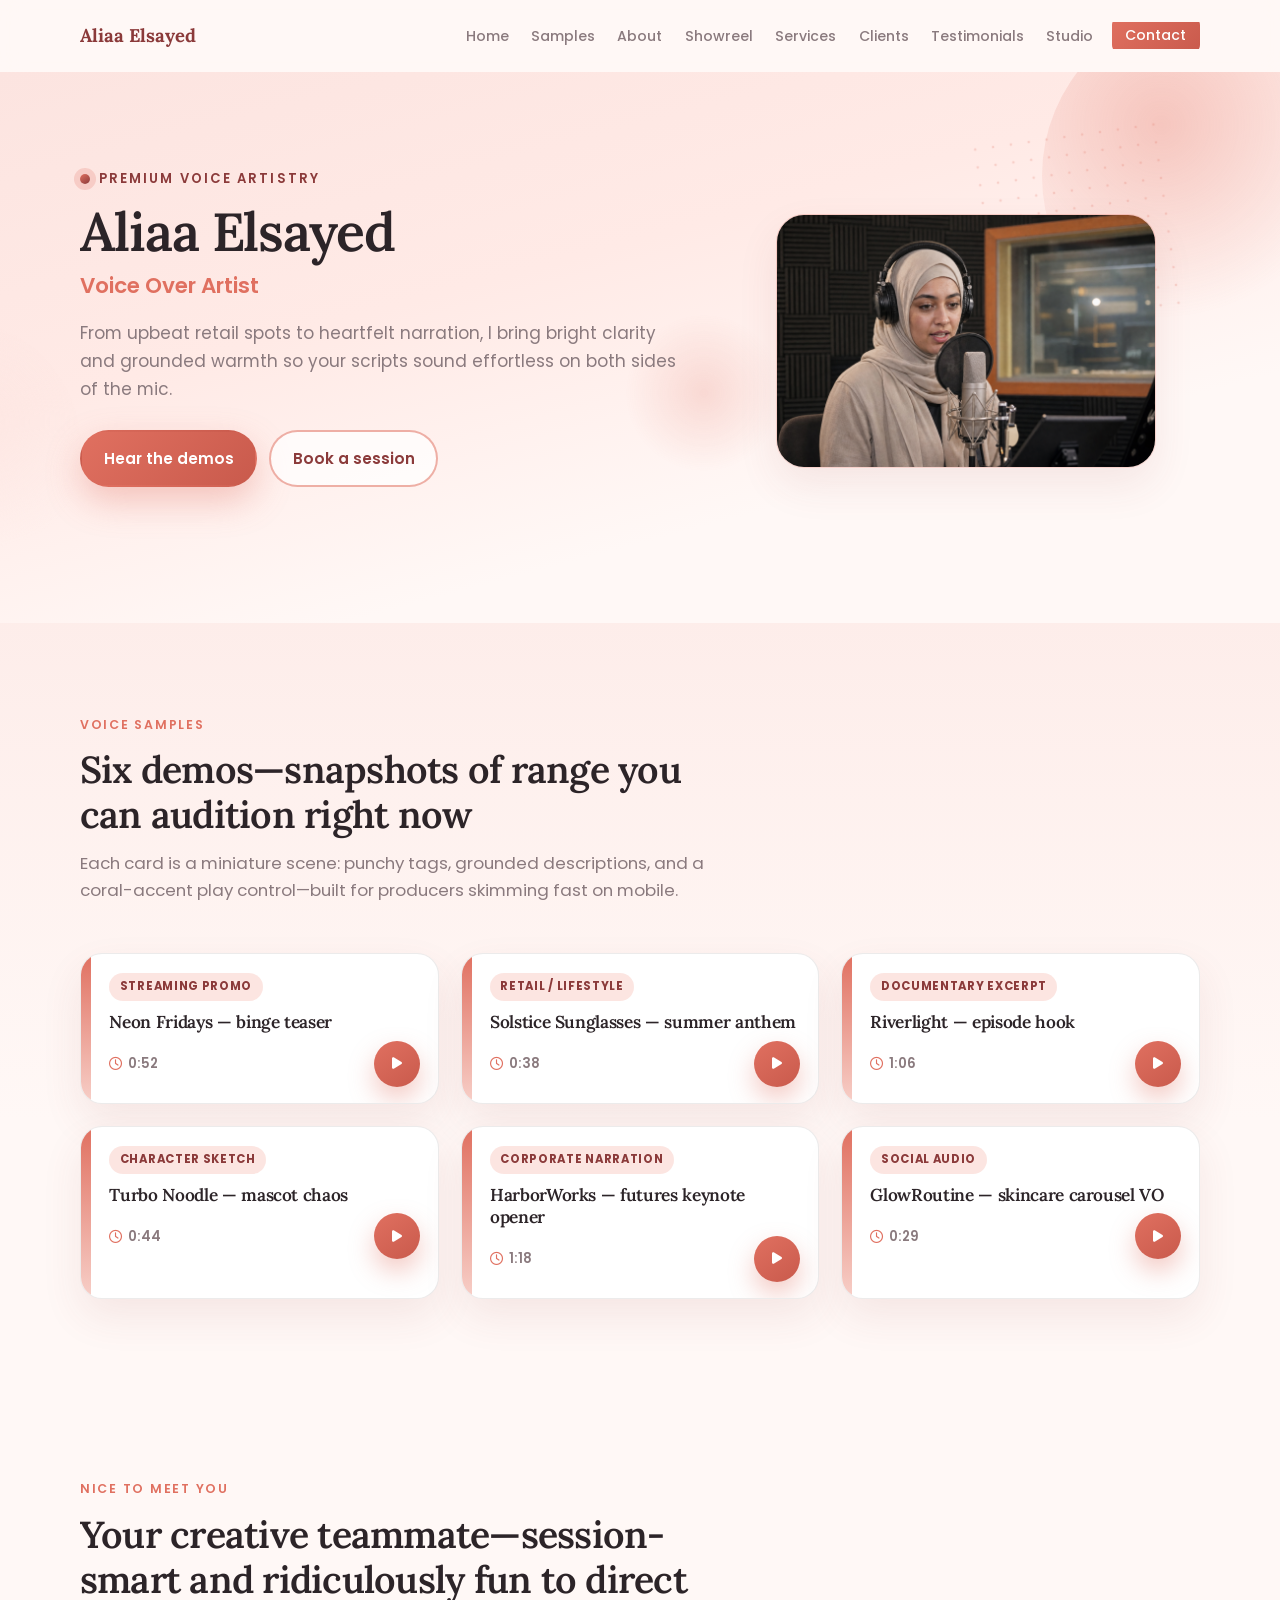
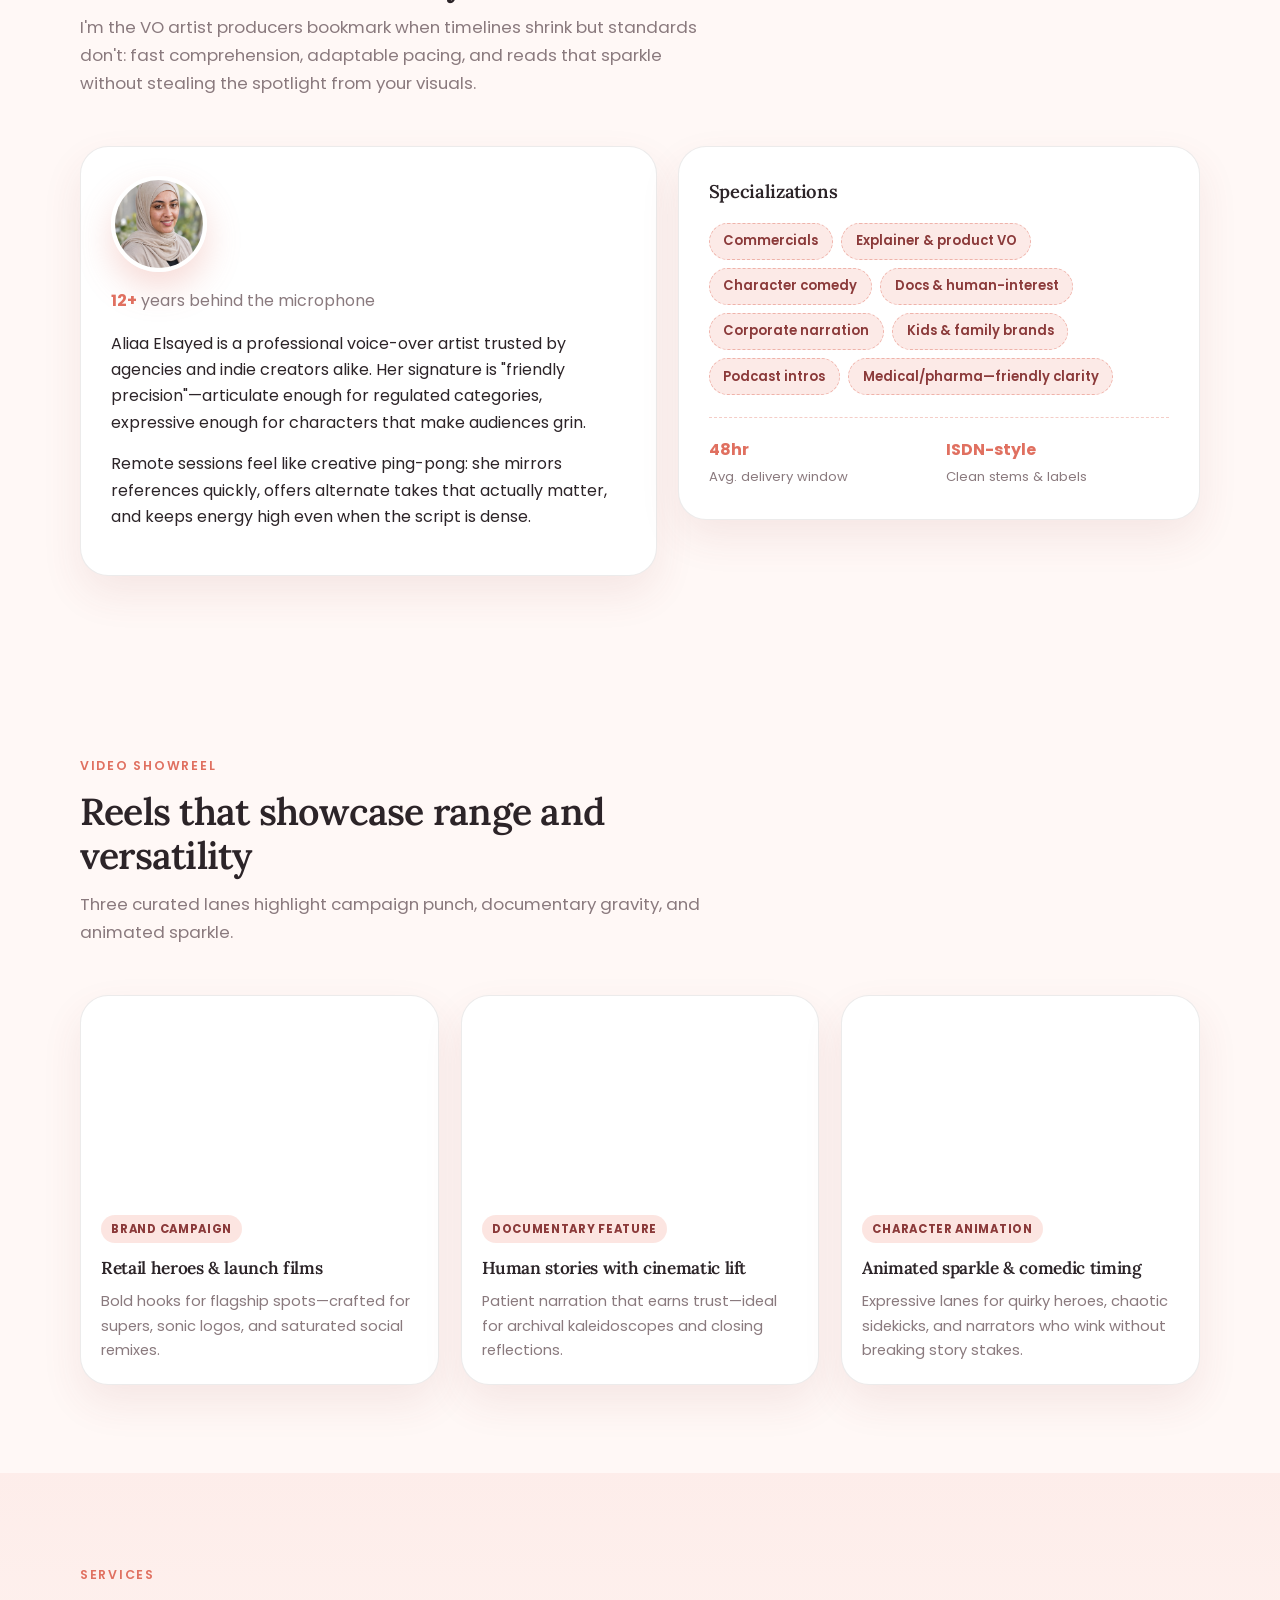
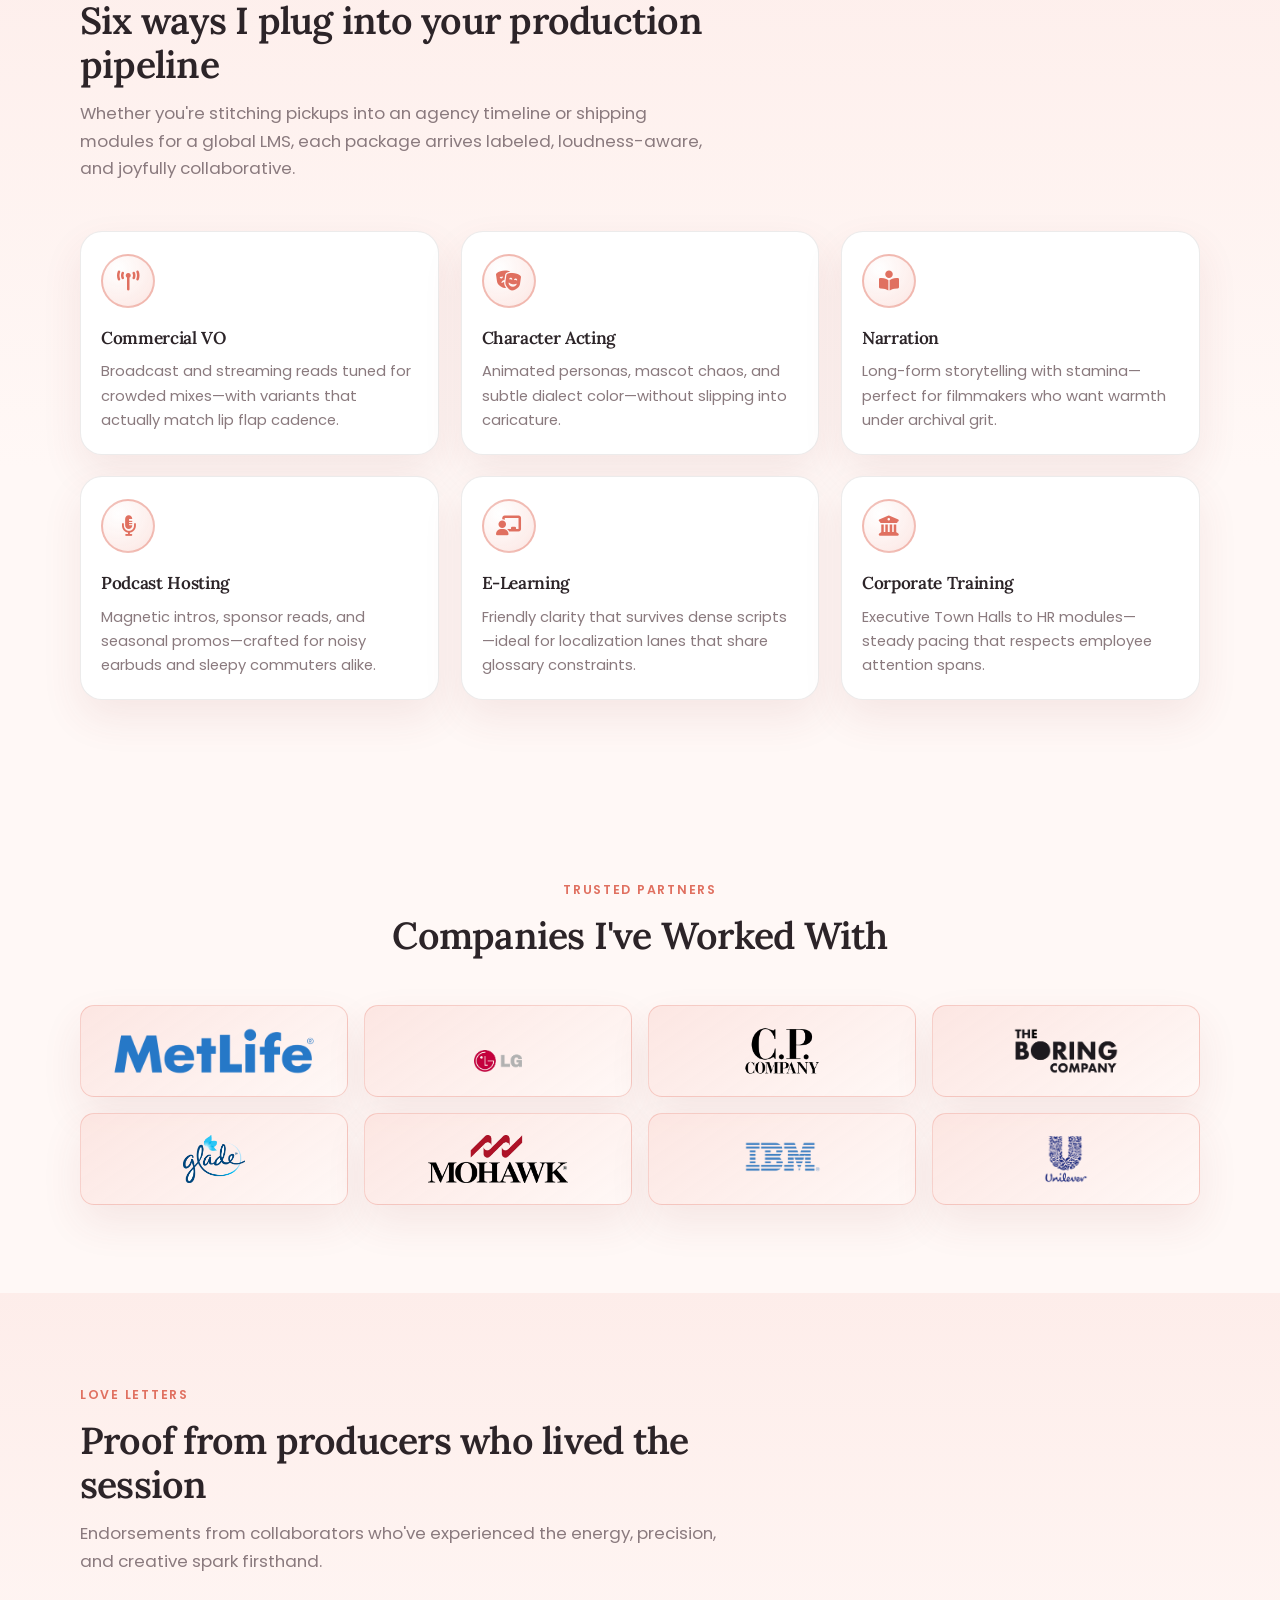
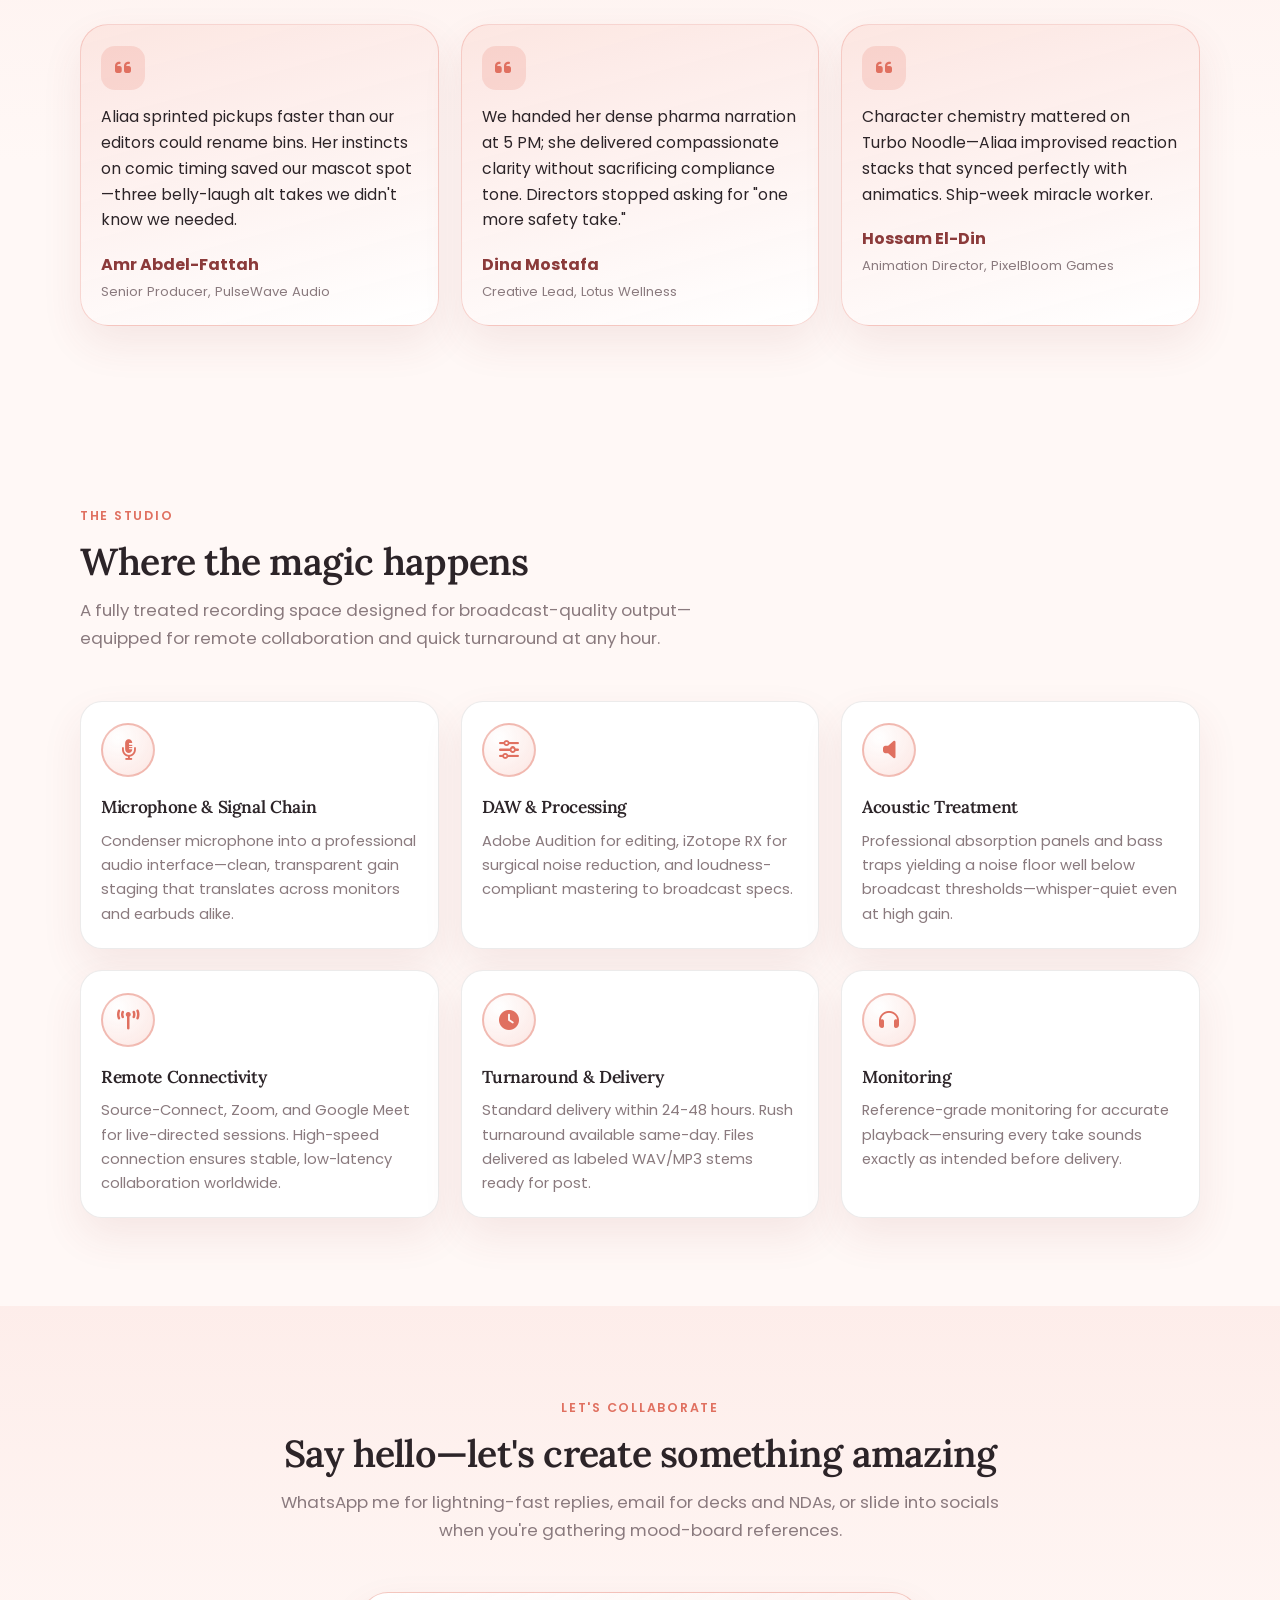
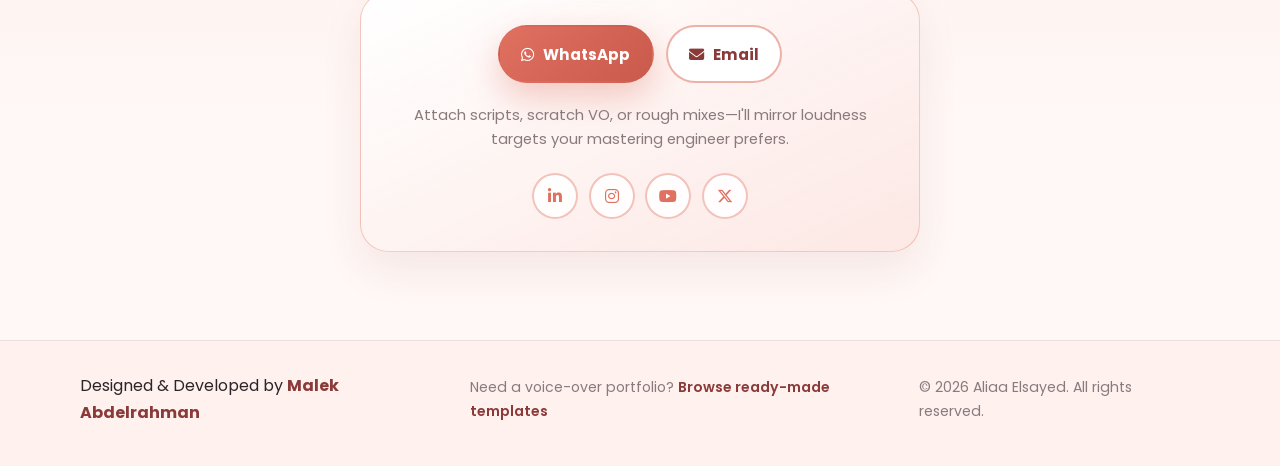
<file: templates/premium-2/index.html>
<!DOCTYPE html>
<html lang="en">
<head>
  <meta charset="UTF-8">
  <meta name="viewport" content="width=device-width, initial-scale=1.0">
  <title>Aliaa Elsayed — Voice Over Artist | Coral Pink</title>
  <link rel="icon" href="data:image/svg+xml,<svg xmlns='http://www.w3.org/2000/svg' viewBox='0 0 100 100'><text y='.9em' font-size='90'>🎙️</text></svg>">
  <meta name="description" content="Warm, nimble voice-over for commercials, narration, characters, and corporate storytelling—with broadcast-ready studio delivery.">
  <link rel="preconnect" href="https://fonts.googleapis.com">
  <link rel="preconnect" href="https://fonts.gstatic.com" crossorigin>
  <link href="https://fonts.googleapis.com/css2?family=Lora:wght@500;600;700&family=Poppins:wght@300;400;500;600;700&display=swap" rel="stylesheet">
  <link rel="stylesheet" href="https://cdnjs.cloudflare.com/ajax/libs/font-awesome/6.5.1/css/all.min.css" crossorigin="anonymous" referrerpolicy="no-referrer">
  <link rel="stylesheet" href="style.css">
</head>
<body>
  <header class="site-header" id="site-header">
    <div class="header-inner container">
      <a href="#hero" class="logo">Aliaa Elsayed</a>
      <button type="button" class="nav-toggle" aria-expanded="false" aria-controls="primary-nav" aria-label="Open menu">
        <span class="nav-toggle-bar"></span>
        <span class="nav-toggle-bar"></span>
        <span class="nav-toggle-bar"></span>
      </button>
      <nav id="primary-nav" class="primary-nav" aria-label="Primary">
        <ul class="nav-list">
          <li><a href="#hero">Home</a></li>
          <li><a href="#samples">Samples</a></li>
          <li><a href="#about">About</a></li>
          <li><a href="#showreel">Showreel</a></li>
          <li><a href="#services">Services</a></li>
          <li><a href="#clients">Clients</a></li>
          <li><a href="#testimonials">Testimonials</a></li>
          <li><a href="#studio">Studio</a></li>
          <li><a href="#contact" class="nav-cta">Contact</a></li>
        </ul>
      </nav>
    </div>
  </header>

  <div class="nav-overlay" id="navOverlay" aria-hidden="true"></div>

  <audio id="demoAudio" preload="auto"></audio>

  <main>
    <section id="hero" class="hero">
      <div class="hero-deco" aria-hidden="true">
        <span class="blob blob-1"></span>
        <span class="blob blob-2"></span>
        <span class="blob blob-3"></span>
        <span class="dots-pattern"></span>
      </div>
      <div class="container hero-layout">
        <div class="hero-copy">
          <p class="hero-kicker"><span class="kicker-dot"></span> Premium voice artistry</p>
          <h1 class="hero-name">Aliaa Elsayed</h1>
          <p class="hero-title">Voice Over Artist</p>
          <p class="hero-subtitle">
            From upbeat retail spots to heartfelt narration, I bring bright clarity and grounded warmth so your scripts sound effortless on both sides of the mic.
          </p>
          <div class="hero-cta-row">
            <a href="#samples" class="btn btn-primary">Hear the demos</a>
            <a href="#contact" class="btn btn-ghost">Book a session</a>
          </div>
        </div>
        <div class="hero-visual">
          <img class="hero-image" src="Aliaa Elsayed Studio.png" alt="Aliaa Elsayed recording in the studio">
        </div>
      </div>
    </section>

    <section id="samples" class="samples section section-alt">
      <div class="container">
        <header class="section-header">
          <span class="section-eyebrow">Voice samples</span>
          <h2 class="section-title">Six demos—snapshots of range you can audition right now</h2>
          <p class="section-lead">
            Each card is a miniature scene: punchy tags, grounded descriptions, and a coral-accent play control—built for producers skimming fast on mobile.
          </p>
        </header>
        <div class="sample-grid">
          <article class="sample-tile">
            <div class="sample-accent"></div>
            <div class="sample-inner">
              <span class="sample-category">Streaming promo</span>
              <h3 class="sample-title">Neon Fridays — binge teaser</h3>
              <div class="sample-footer">
                <span class="sample-duration"><i class="fa-regular fa-clock" aria-hidden="true"></i> 0:52</span>
                <button type="button" class="sample-play" data-src="../Voice Samples Female/Ad-CuppaSoup.wav" aria-label="Play Neon Fridays demo">
                  <i class="fa-solid fa-play" aria-hidden="true"></i>
                </button>
              </div>
            </div>
          </article>
          <article class="sample-tile">
            <div class="sample-accent"></div>
            <div class="sample-inner">
              <span class="sample-category">Retail / lifestyle</span>
              <h3 class="sample-title">Solstice Sunglasses — summer anthem</h3>
              <div class="sample-footer">
                <span class="sample-duration"><i class="fa-regular fa-clock" aria-hidden="true"></i> 0:38</span>
                <button type="button" class="sample-play" data-src="../Voice Samples Female/Amazon_Eastwood_EMA3_Radio_30_Aug20.mp3" aria-label="Play Solstice Sunglasses demo">
                  <i class="fa-solid fa-play" aria-hidden="true"></i>
                </button>
              </div>
            </div>
          </article>
          <article class="sample-tile">
            <div class="sample-accent"></div>
            <div class="sample-inner">
              <span class="sample-category">Documentary excerpt</span>
              <h3 class="sample-title">Riverlight — episode hook</h3>
              <div class="sample-footer">
                <span class="sample-duration"><i class="fa-regular fa-clock" aria-hidden="true"></i> 1:06</span>
                <button type="button" class="sample-play" data-src="../Voice Samples Female/AS_MemoryWalk_Midlands_30_May25.mp3" aria-label="Play Riverlight demo">
                  <i class="fa-solid fa-play" aria-hidden="true"></i>
                </button>
              </div>
            </div>
          </article>
          <article class="sample-tile">
            <div class="sample-accent"></div>
            <div class="sample-inner">
              <span class="sample-category">Character sketch</span>
              <h3 class="sample-title">Turbo Noodle — mascot chaos</h3>
              <div class="sample-footer">
                <span class="sample-duration"><i class="fa-regular fa-clock" aria-hidden="true"></i> 0:44</span>
                <button type="button" class="sample-play" data-src="../Voice Samples Female/e-learningexample.mp3" aria-label="Play Turbo Noodle demo">
                  <i class="fa-solid fa-play" aria-hidden="true"></i>
                </button>
              </div>
            </div>
          </article>
          <article class="sample-tile">
            <div class="sample-accent"></div>
            <div class="sample-inner">
              <span class="sample-category">Corporate narration</span>
              <h3 class="sample-title">HarborWorks — futures keynote opener</h3>
              <div class="sample-footer">
                <span class="sample-duration"><i class="fa-regular fa-clock" aria-hidden="true"></i> 1:18</span>
                <button type="button" class="sample-play" data-src="../Voice Samples Female/LB-Donna-ad-6b.mp3" aria-label="Play HarborWorks demo">
                  <i class="fa-solid fa-play" aria-hidden="true"></i>
                </button>
              </div>
            </div>
          </article>
          <article class="sample-tile">
            <div class="sample-accent"></div>
            <div class="sample-inner">
              <span class="sample-category">Social audio</span>
              <h3 class="sample-title">GlowRoutine — skincare carousel VO</h3>
              <div class="sample-footer">
                <span class="sample-duration"><i class="fa-regular fa-clock" aria-hidden="true"></i> 0:29</span>
                <button type="button" class="sample-play" data-src="../Voice Samples Female/ToeZone_EasyFit_30_Aug20.mp3" aria-label="Play GlowRoutine demo">
                  <i class="fa-solid fa-play" aria-hidden="true"></i>
                </button>
              </div>
            </div>
          </article>
        </div>
      </div>
    </section>

    <section id="about" class="about section">
      <div class="container">
        <header class="section-header">
          <span class="section-eyebrow">Nice to meet you</span>
          <h2 class="section-title">Your creative teammate—session-smart and ridiculously fun to direct</h2>
          <p class="section-lead">
            I'm the VO artist producers bookmark when timelines shrink but standards don't: fast comprehension, adaptable pacing, and reads that sparkle without stealing the spotlight from your visuals.
          </p>
        </header>
        <div class="about-grid">
          <div class="about-card about-intro">
            <div class="about-avatar">
              <img src="Aliaa Elsayed profile.png" alt="Aliaa Elsayed — Voice Over Artist">
            </div>
            <p class="about-years"><strong>12+</strong> years behind the microphone</p>
            <p class="about-bio">
              Aliaa Elsayed is a professional voice-over artist trusted by agencies and indie creators alike. Her signature is "friendly precision"—articulate enough for regulated categories, expressive enough for characters that make audiences grin.
            </p>
            <p class="about-bio">
              Remote sessions feel like creative ping-pong: she mirrors references quickly, offers alternate takes that actually matter, and keeps energy high even when the script is dense.
            </p>
          </div>
          <div class="about-card about-tags-card">
            <h3 class="about-tags-heading">Specializations</h3>
            <ul class="tag-cloud">
              <li>Commercials</li>
              <li>Explainer &amp; product VO</li>
              <li>Character comedy</li>
              <li>Docs &amp; human-interest</li>
              <li>Corporate narration</li>
              <li>Kids &amp; family brands</li>
              <li>Podcast intros</li>
              <li>Medical/pharma—friendly clarity</li>
            </ul>
            <div class="about-mini-stats">
              <div><span class="mini-num">48hr</span><span class="mini-label">Avg. delivery window</span></div>
              <div><span class="mini-num">ISDN-style</span><span class="mini-label">Clean stems &amp; labels</span></div>
            </div>
          </div>
        </div>
      </div>
    </section>

    <section id="showreel" class="showreel section">
      <div class="container">
        <header class="section-header">
          <span class="section-eyebrow">Video showreel</span>
          <h2 class="section-title">Reels that showcase range and versatility</h2>
          <p class="section-lead">
            Three curated lanes highlight campaign punch, documentary gravity, and animated sparkle.
          </p>
        </header>
        <div class="video-grid">
          <article class="video-card">
            <div class="video-embed">
              <iframe src="https://www.youtube.com/embed/BGP24vfHyo0" title="Brand Campaign Reel" frameborder="0" allow="accelerometer; autoplay; clipboard-write; encrypted-media; gyroscope; picture-in-picture" allowfullscreen></iframe>
            </div>
            <div class="video-body">
              <span class="video-tag">Brand Campaign</span>
              <h3 class="video-title">Retail heroes &amp; launch films</h3>
              <p class="video-desc">Bold hooks for flagship spots—crafted for supers, sonic logos, and saturated social remixes.</p>
            </div>
          </article>
          <article class="video-card">
            <div class="video-embed">
              <iframe src="https://www.youtube.com/embed/BGP24vfHyo0" title="Documentary Feature Reel" frameborder="0" allow="accelerometer; autoplay; clipboard-write; encrypted-media; gyroscope; picture-in-picture" allowfullscreen></iframe>
            </div>
            <div class="video-body">
              <span class="video-tag">Documentary Feature</span>
              <h3 class="video-title">Human stories with cinematic lift</h3>
              <p class="video-desc">Patient narration that earns trust—ideal for archival kaleidoscopes and closing reflections.</p>
            </div>
          </article>
          <article class="video-card">
            <div class="video-embed">
              <iframe src="https://www.youtube.com/embed/BGP24vfHyo0" title="Character Animation Reel" frameborder="0" allow="accelerometer; autoplay; clipboard-write; encrypted-media; gyroscope; picture-in-picture" allowfullscreen></iframe>
            </div>
            <div class="video-body">
              <span class="video-tag">Character Animation</span>
              <h3 class="video-title">Animated sparkle &amp; comedic timing</h3>
              <p class="video-desc">Expressive lanes for quirky heroes, chaotic sidekicks, and narrators who wink without breaking story stakes.</p>
            </div>
          </article>
        </div>
      </div>
    </section>

    <section id="services" class="services section section-alt">
      <div class="container">
        <header class="section-header">
          <span class="section-eyebrow">Services</span>
          <h2 class="section-title">Six ways I plug into your production pipeline</h2>
          <p class="section-lead">
            Whether you're stitching pickups into an agency timeline or shipping modules for a global LMS, each package arrives labeled, loudness-aware, and joyfully collaborative.
          </p>
        </header>
        <div class="service-grid">
          <article class="service-card">
            <div class="service-icon"><i class="fa-solid fa-tower-broadcast" aria-hidden="true"></i></div>
            <h3 class="service-title">Commercial VO</h3>
            <p class="service-desc">Broadcast and streaming reads tuned for crowded mixes—with variants that actually match lip flap cadence.</p>
          </article>
          <article class="service-card">
            <div class="service-icon"><i class="fa-solid fa-masks-theater" aria-hidden="true"></i></div>
            <h3 class="service-title">Character Acting</h3>
            <p class="service-desc">Animated personas, mascot chaos, and subtle dialect color—without slipping into caricature.</p>
          </article>
          <article class="service-card">
            <div class="service-icon"><i class="fa-solid fa-book-open-reader" aria-hidden="true"></i></div>
            <h3 class="service-title">Narration</h3>
            <p class="service-desc">Long-form storytelling with stamina—perfect for filmmakers who want warmth under archival grit.</p>
          </article>
          <article class="service-card">
            <div class="service-icon"><i class="fa-solid fa-microphone-lines" aria-hidden="true"></i></div>
            <h3 class="service-title">Podcast Hosting</h3>
            <p class="service-desc">Magnetic intros, sponsor reads, and seasonal promos—crafted for noisy earbuds and sleepy commuters alike.</p>
          </article>
          <article class="service-card">
            <div class="service-icon"><i class="fa-solid fa-chalkboard-user" aria-hidden="true"></i></div>
            <h3 class="service-title">E-Learning</h3>
            <p class="service-desc">Friendly clarity that survives dense scripts—ideal for localization lanes that share glossary constraints.</p>
          </article>
          <article class="service-card">
            <div class="service-icon"><i class="fa-solid fa-building-columns" aria-hidden="true"></i></div>
            <h3 class="service-title">Corporate Training</h3>
            <p class="service-desc">Executive Town Halls to HR modules—steady pacing that respects employee attention spans.</p>
          </article>
        </div>
      </div>
    </section>

    <section id="clients" class="clients section">
      <div class="container">
        <header class="section-header section-header-center">
          <span class="section-eyebrow section-eyebrow-center">Trusted partners</span>
          <h2 class="section-title">Companies I've Worked With</h2>
        </header>
        <ul class="client-grid" role="list">
          <li class="client-tile"><img src="../logo brands/brand 1.png" alt="Client brand"></li>
          <li class="client-tile"><img src="../logo brands/brand 2.png" alt="Client brand"></li>
          <li class="client-tile"><img src="../logo brands/brand 3.png" alt="Client brand"></li>
          <li class="client-tile"><img src="../logo brands/brand 4.png" alt="Client brand"></li>
          <li class="client-tile"><img src="../logo brands/brand 5.png" alt="Client brand"></li>
          <li class="client-tile"><img src="../logo brands/brand 6.png" alt="Client brand"></li>
          <li class="client-tile"><img src="../logo brands/brand 7.png" alt="Client brand"></li>
          <li class="client-tile"><img src="../logo brands/brand 8.png" alt="Client brand"></li>
        </ul>
      </div>
    </section>

    <section id="testimonials" class="testimonials section section-alt">
      <div class="container">
        <header class="section-header">
          <span class="section-eyebrow">Love letters</span>
          <h2 class="section-title">Proof from producers who lived the session</h2>
          <p class="section-lead">
            Endorsements from collaborators who've experienced the energy, precision, and creative spark firsthand.
          </p>
        </header>
        <div class="testimonial-grid">
          <blockquote class="testimonial-card">
            <span class="quote-mark" aria-hidden="true"><i class="fa-solid fa-quote-left"></i></span>
            <p class="quote-text">
              Aliaa sprinted pickups faster than our editors could rename bins. Her instincts on comic timing saved our mascot spot—three belly-laugh alt takes we didn't know we needed.
            </p>
            <footer class="quote-attribution">
              <span class="quote-name">Amr Abdel-Fattah</span>
              <span class="quote-role">Senior Producer, PulseWave Audio</span>
            </footer>
          </blockquote>
          <blockquote class="testimonial-card">
            <span class="quote-mark" aria-hidden="true"><i class="fa-solid fa-quote-left"></i></span>
            <p class="quote-text">
              We handed her dense pharma narration at 5 PM; she delivered compassionate clarity without sacrificing compliance tone. Directors stopped asking for "one more safety take."
            </p>
            <footer class="quote-attribution">
              <span class="quote-name">Dina Mostafa</span>
              <span class="quote-role">Creative Lead, Lotus Wellness</span>
            </footer>
          </blockquote>
          <blockquote class="testimonial-card">
            <span class="quote-mark" aria-hidden="true"><i class="fa-solid fa-quote-left"></i></span>
            <p class="quote-text">
              Character chemistry mattered on Turbo Noodle—Aliaa improvised reaction stacks that synced perfectly with animatics. Ship-week miracle worker.
            </p>
            <footer class="quote-attribution">
              <span class="quote-name">Hossam El-Din</span>
              <span class="quote-role">Animation Director, PixelBloom Games</span>
            </footer>
          </blockquote>
        </div>
      </div>
    </section>

    <section id="studio" class="studio section">
      <div class="container">
        <header class="section-header">
          <span class="section-eyebrow">The studio</span>
          <h2 class="section-title">Where the magic happens</h2>
          <p class="section-lead">
            A fully treated recording space designed for broadcast-quality output—equipped for remote collaboration and quick turnaround at any hour.
          </p>
        </header>
        <div class="studio-grid">
          <article class="studio-card">
            <div class="studio-icon"><i class="fa-solid fa-microphone-lines" aria-hidden="true"></i></div>
            <h3 class="studio-title">Microphone &amp; Signal Chain</h3>
            <p class="studio-desc">Condenser microphone into a professional audio interface—clean, transparent gain staging that translates across monitors and earbuds alike.</p>
          </article>
          <article class="studio-card">
            <div class="studio-icon"><i class="fa-solid fa-sliders" aria-hidden="true"></i></div>
            <h3 class="studio-title">DAW &amp; Processing</h3>
            <p class="studio-desc">Adobe Audition for editing, iZotope RX for surgical noise reduction, and loudness-compliant mastering to broadcast specs.</p>
          </article>
          <article class="studio-card">
            <div class="studio-icon"><i class="fa-solid fa-volume-off" aria-hidden="true"></i></div>
            <h3 class="studio-title">Acoustic Treatment</h3>
            <p class="studio-desc">Professional absorption panels and bass traps yielding a noise floor well below broadcast thresholds—whisper-quiet even at high gain.</p>
          </article>
          <article class="studio-card">
            <div class="studio-icon"><i class="fa-solid fa-tower-broadcast" aria-hidden="true"></i></div>
            <h3 class="studio-title">Remote Connectivity</h3>
            <p class="studio-desc">Source-Connect, Zoom, and Google Meet for live-directed sessions. High-speed connection ensures stable, low-latency collaboration worldwide.</p>
          </article>
          <article class="studio-card">
            <div class="studio-icon"><i class="fa-solid fa-clock" aria-hidden="true"></i></div>
            <h3 class="studio-title">Turnaround &amp; Delivery</h3>
            <p class="studio-desc">Standard delivery within 24-48 hours. Rush turnaround available same-day. Files delivered as labeled WAV/MP3 stems ready for post.</p>
          </article>
          <article class="studio-card">
            <div class="studio-icon"><i class="fa-solid fa-headphones" aria-hidden="true"></i></div>
            <h3 class="studio-title">Monitoring</h3>
            <p class="studio-desc">Reference-grade monitoring for accurate playback—ensuring every take sounds exactly as intended before delivery.</p>
          </article>
        </div>
      </div>
    </section>

    <section id="contact" class="contact section section-alt">
      <div class="container">
        <header class="section-header section-header-center">
          <span class="section-eyebrow section-eyebrow-center">Let's collaborate</span>
          <h2 class="section-title">Say hello—let's create something amazing</h2>
          <p class="section-lead section-lead-center">
            WhatsApp me for lightning-fast replies, email for decks and NDAs, or slide into socials when you're gathering mood-board references.
          </p>
        </header>
        <div class="contact-panel">
          <div class="contact-actions">
            <a href="https://wa.me/201006399425" class="contact-btn contact-btn-wa" rel="noopener noreferrer" target="_blank">
              <i class="fa-brands fa-whatsapp" aria-hidden="true"></i>
              WhatsApp
            </a>
            <a href="mailto:malek345abdelrhman@gmail.com" class="contact-btn contact-btn-email">
              <i class="fa-solid fa-envelope" aria-hidden="true"></i>
              Email
            </a>
          </div>
          <p class="contact-note">
            Attach scripts, scratch VO, or rough mixes—I'll mirror loudness targets your mastering engineer prefers.
          </p>
          <nav class="social-nav" aria-label="Social links">
            <a href="#" class="social-link" aria-label="LinkedIn (placeholder)"><i class="fa-brands fa-linkedin-in" aria-hidden="true"></i></a>
            <a href="#" class="social-link" aria-label="Instagram (placeholder)"><i class="fa-brands fa-instagram" aria-hidden="true"></i></a>
            <a href="#" class="social-link" aria-label="YouTube (placeholder)"><i class="fa-brands fa-youtube" aria-hidden="true"></i></a>
            <a href="#" class="social-link" aria-label="X / Twitter (placeholder)"><i class="fa-brands fa-x-twitter" aria-hidden="true"></i></a>
          </nav>
        </div>
      </div>
    </section>
  </main>

  <footer class="site-footer">
    <div class="container footer-inner">
      <p class="footer-credit">
        Designed &amp; Developed by <a href="https://malek-abdelrahman-hassan.github.io/" target="_blank" rel="noopener noreferrer">Malek Abdelrahman</a>
      </p>
      <p class="footer-templates">
        Need a voice-over portfolio? <a href="https://voice-over-artist.github.io/templates/" target="_blank" rel="noopener noreferrer">Browse ready-made templates</a>
      </p>
      <p class="footer-copy">&copy; 2026 Aliaa Elsayed. All rights reserved.</p>
    </div>
  </footer>

  <script>
    (function () {
      var header = document.getElementById('site-header');
      var toggle = document.querySelector('.nav-toggle');
      var nav = document.getElementById('primary-nav');
      var overlay = document.getElementById('navOverlay');
      if (toggle && nav) {
        function setNavOpen(open) {
          nav.classList.toggle('is-open', open);
          toggle.setAttribute('aria-expanded', open ? 'true' : 'false');
          toggle.setAttribute('aria-label', open ? 'Close menu' : 'Open menu');
          document.body.classList.toggle('nav-open', open);
          if (overlay) overlay.classList.toggle('active', open);
        }

        toggle.addEventListener('click', function () {
          setNavOpen(!nav.classList.contains('is-open'));
        });

        nav.querySelectorAll('a').forEach(function (link) {
          link.addEventListener('click', function () {
            setNavOpen(false);
          });
        });

        if (overlay) {
          overlay.addEventListener('click', function () {
            setNavOpen(false);
          });
        }

        document.addEventListener('keydown', function (event) {
          if (event.key === 'Escape') setNavOpen(false);
        });
      }

      function onScroll() {
        if (!header) return;
        header.classList.toggle('is-scrolled', window.scrollY > 12);
      }

      window.addEventListener('scroll', onScroll, { passive: true });
      onScroll();

      var audio = document.getElementById('demoAudio');
      var activeBtn = null;

      document.querySelectorAll('.sample-play').forEach(function (btn) {
        btn.addEventListener('click', function () {
          var icon = btn.querySelector('i');

          if (activeBtn && activeBtn !== btn) {
            var prevIcon = activeBtn.querySelector('i');
            prevIcon.classList.remove('fa-pause');
            prevIcon.classList.add('fa-play');
            activeBtn.classList.remove('is-playing');
          }

          if (activeBtn === btn && !audio.paused) {
            audio.pause();
            icon.classList.remove('fa-pause');
            icon.classList.add('fa-play');
            btn.classList.remove('is-playing');
            activeBtn = null;
          } else {
            audio.src = btn.getAttribute('data-src');
            audio.currentTime = 0;
            audio.play();
            icon.classList.remove('fa-play');
            icon.classList.add('fa-pause');
            btn.classList.add('is-playing');
            activeBtn = btn;
          }
        });
      });

      audio.addEventListener('ended', function () {
        if (activeBtn) {
          var icon = activeBtn.querySelector('i');
          icon.classList.remove('fa-pause');
          icon.classList.add('fa-play');
          activeBtn.classList.remove('is-playing');
          activeBtn = null;
        }
      });

      var themeMap = {
        'warm-terracotta': { bg: '#faf6f0', primary: '#c96b5e', dark: '#5c3d2e', soft: '#e8ddd0', text: '#2c2c34', muted: '#8a8a96', line: 'rgba(0,0,0,0.08)', surface: '#ffffff' },
        'ocean-blue': { bg: '#f7f9fc', primary: '#4a90d9', dark: '#1a3a5c', soft: '#e8f0fa', text: '#1e2a3a', muted: '#6b7d8e', line: 'rgba(26,58,92,0.12)', surface: '#ffffff' },
        'forest-green': { bg: '#f5f7f2', primary: '#7ba68a', dark: '#2d5a3d', soft: '#e8f0e6', text: '#2c3330', muted: '#6b7a70', line: 'rgba(45,90,61,0.14)', surface: '#ffffff' },
        'royal-purple': { bg: '#f8f5fc', primary: '#8b6aae', dark: '#4a2d6b', soft: '#ede5f7', text: '#2c2838', muted: '#7a7088', line: 'rgba(74,45,107,0.14)', surface: '#ffffff' },
        'golden-elegance': { bg: '#fffdf7', primary: '#b8860b', dark: '#2c2c2c', soft: '#f5e6c8', text: '#2c2c2c', muted: '#7a7570', line: 'rgba(44,44,44,0.08)', surface: '#ffffff' },
        'coral-pink': { bg: '#fff8f6', primary: '#e07060', dark: '#8b3a3a', soft: '#fce4e0', text: '#2c2428', muted: '#8a7a7e', line: 'rgba(44,36,40,0.09)', surface: '#ffffff' },
        'slate-blue': { bg: '#f5f6fa', primary: '#6b7fa0', dark: '#2e3a52', soft: '#dde1ee', text: '#1e2232', muted: '#667084', line: 'rgba(46,58,82,0.12)', surface: '#ffffff' },
        'rose-gold': { bg: '#fdf7f5', primary: '#c27858', dark: '#5a2e22', soft: '#f2e0d6', text: '#2c2420', muted: '#8a6f66', line: 'rgba(90,46,34,0.12)', surface: '#ffffff' },
        'deep-emerald': { bg: '#f5faf7', primary: '#2e8b6a', dark: '#1a3a2e', soft: '#d2ece2', text: '#1a2e24', muted: '#6b7a74', line: 'rgba(26,58,46,0.12)', surface: '#ffffff' },
        'midnight-navy': { bg: '#f5f7fa', primary: '#3d6fa5', dark: '#1c3050', soft: '#dde6f2', text: '#1e2a3a', muted: '#5f6b7a', line: 'rgba(28,48,80,0.12)', surface: '#ffffff' },
        'dark-charcoal': { bg: '#1a1a22', primary: '#c96b5e', dark: '#e8c4b8', soft: '#2a2a35', text: '#e8e8ec', muted: '#9a9aaa', line: 'rgba(255,255,255,0.08)', surface: '#242430', isDark: true },
        'dark-midnight': { bg: '#0f1623', primary: '#5b9bd5', dark: '#a8c8e8', soft: '#1a2435', text: '#dce4f0', muted: '#8a9ab0', line: 'rgba(255,255,255,0.08)', surface: '#172030', isDark: true }
      };

      function hexToRgb(hex) {
        var r = parseInt(hex.slice(1,3),16), g = parseInt(hex.slice(3,5),16), b = parseInt(hex.slice(5,7),16);
        return r+','+g+','+b;
      }
      function darkenHex(hex, amt) {
        var r = Math.max(0,parseInt(hex.slice(1,3),16)-amt);
        var g = Math.max(0,parseInt(hex.slice(3,5),16)-amt);
        var b = Math.max(0,parseInt(hex.slice(5,7),16)-amt);
        return '#'+('0'+r.toString(16)).slice(-2)+('0'+g.toString(16)).slice(-2)+('0'+b.toString(16)).slice(-2);
      }

      function applyTheme(theme) {
        var root = document.documentElement;
        var set = function (name, value) { root.style.setProperty(name, value); };
        var surf = theme.surface || '#ffffff';

        set('--cream', theme.bg); set('--terracotta', theme.primary); set('--brown', theme.dark);
        set('--sand', theme.soft); set('--text', theme.text); set('--text-muted', theme.muted);
        set('--white', surf);
        set('--bg', theme.bg); set('--surface', surf); set('--navy', theme.dark);
        set('--sky', theme.primary); set('--mist', theme.soft); set('--border', theme.line);
        set('--deep-green', theme.dark); set('--sage', theme.primary);
        set('--light-sage', theme.soft); set('--border-soft', theme.line);
        set('--lavender-white', theme.bg); set('--deep-purple', theme.dark);
        set('--soft-violet', theme.primary); set('--light-lavender', theme.soft);
        set('--gold', theme.primary); set('--gold-deep', theme.dark);
        set('--gold-soft', theme.soft); set('--champagne', theme.soft);
        set('--bg-soft', theme.bg); set('--line', theme.line); set('--line-gold', theme.line);
        set('--charcoal', theme.text); set('--muted', theme.muted);
        set('--canvas', theme.bg); set('--coral', theme.primary);
        set('--coral-deep', theme.dark); set('--coral-soft', theme.soft);
        set('--blush', theme.soft); set('--blush-deep', theme.soft); set('--rose-dark', theme.dark);

        var heroGrad = 'linear-gradient(145deg, '+theme.bg+' 0%, '+theme.soft+' 42%, '+theme.bg+' 100%)';
        var accentGrad = 'linear-gradient(120deg, '+theme.dark+' 0%, '+theme.primary+' 52%, '+theme.soft+' 100%)';
        var btnGrad = 'linear-gradient(135deg, '+theme.dark+' 0%, '+theme.primary+' 55%, '+theme.soft+' 100%)';
        set('--gradient-hero', heroGrad); set('--gradient-accent', accentGrad); set('--gradient-btn', btnGrad);
        set('--shadow-sm', '0 4px 14px rgba('+hexToRgb(theme.dark)+',0.08)');
        set('--shadow-md', '0 12px 40px rgba('+hexToRgb(theme.dark)+',0.12)');
        set('--shadow-soft', 'rgba('+hexToRgb(theme.dark)+',0.08)');
        set('--shadow-hover', 'rgba('+hexToRgb(theme.primary)+',0.22)');
        set('--gold-soft', 'rgba('+hexToRgb(theme.primary)+',0.22)');
        set('--coral-soft', 'rgba('+hexToRgb(theme.primary)+',0.22)');

        var pr = hexToRgb(theme.primary), dr = hexToRgb(theme.dark), sr = hexToRgb(theme.soft);
        var br = hexToRgb(theme.bg), srf = hexToRgb(surf);
        var hv = darkenHex(theme.primary, 20);

        var css = [
          '.site-header{background:rgba('+br+',0.82)!important}',
          '.site-header.is-scrolled{background:rgba('+srf+',0.94)!important;border-bottom-color:rgba('+sr+',0.85)!important;box-shadow:0 4px 14px rgba('+dr+',0.08)!important}',
          '.primary-nav{background:rgba('+br+',0.98)!important;border-left-color:rgba('+sr+',0.85)!important;box-shadow:0 0 40px rgba('+dr+',0.12)!important}',
          '.logo:focus-visible,.nav-list a:focus-visible,.nav-toggle:focus-visible{outline-color:rgba('+pr+',0.75)!important}',
          '.nav-toggle:hover{background:rgba('+pr+',0.18)!important}',
          '.nav-list a:hover{background:rgba('+sr+',0.65)!important;border-color:rgba('+pr+',0.22)!important}',
          '.nav-list a.nav-cta{background:linear-gradient(135deg,'+hv+','+theme.dark+')!important;border-color:rgba('+pr+',0.55)!important;color:#fff!important}',
          '.nav-list a.nav-cta:hover{background:linear-gradient(135deg,'+hv+','+theme.dark+')!important;border-color:rgba('+pr+',0.75)!important;box-shadow:0 4px 16px rgba('+dr+',0.18)!important}',
          '.btn-primary,.btn-gradient,.btn-gold{background:linear-gradient(135deg,'+hv+','+theme.primary+')!important;color:#fff!important;box-shadow:0 10px 26px rgba('+pr+',0.35)!important}',
          '.btn-primary:hover,.btn-gradient:hover,.btn-gold:hover{box-shadow:0 14px 34px rgba('+pr+',0.42)!important}',
          '.btn-outline,.btn-soft,.btn-ghost,.btn-gold-outline{border-color:rgba('+dr+',0.35)!important}',
          '.btn-outline:hover,.btn-soft:hover,.btn-ghost:hover,.btn-gold-outline:hover{background:rgba('+sr+',0.55)!important;border-color:rgba('+pr+',0.65)!important}',
          '.hero-bg::after,.hero-gradient{background:radial-gradient(ellipse 80% 55% at 85% 15%,rgba('+pr+',0.14),transparent 55%),radial-gradient(ellipse 60% 40% at 10% 90%,rgba('+sr+',0.65),transparent 50%)!important}',
          '.hero-grid-lines{background-image:linear-gradient(to right,rgba('+pr+',0.06) 1px,transparent 1px),linear-gradient(to bottom,rgba('+pr+',0.06) 1px,transparent 1px)!important}',
          '.hero-image{border-color:rgba('+pr+',0.28)!important}',
          '.hero-sparkles{background:radial-gradient(circle at 30% 70%,rgba('+pr+',0.09),transparent 60%),radial-gradient(circle at 80% 20%,rgba('+pr+',0.06),transparent 50%)!important}',
          '.hero-name{-webkit-text-fill-color:'+theme.dark+'!important;background:none!important;color:'+theme.dark+'!important}',
          '.section-alt,.section-soft{background:linear-gradient(180deg,rgba('+sr+',0.35) 0%,'+theme.bg+' 100%)!important}',
          '.about-card,.about-shell{border-color:rgba('+sr+',0.85)!important}',
          '.about-card:hover,.about-shell:hover{box-shadow:0 12px 40px rgba('+dr+',0.12)!important;border-color:rgba('+pr+',0.28)!important}',
          '.about-avatar{border-color:rgba('+pr+',0.45)!important;box-shadow:0 8px 24px rgba('+dr+',0.22)!important}',
          '.about-stat-card{background:linear-gradient(160deg,rgba('+sr+',0.65),rgba('+pr+',0.18))!important}',
          '.about-stat-card::before{background:linear-gradient(135deg,rgba('+pr+',0.15),transparent 60%)!important}',
          '.about-meta,.about-mini-stats{border-color:rgba('+pr+',0.35)!important}',
          '.about-tags li{border-color:rgba('+pr+',0.14)!important}',
          '.sample-card,.demo-strip{border-color:rgba('+sr+',0.95)!important}',
          '.sample-card:hover,.demo-strip:hover{box-shadow:0 12px 40px rgba('+dr+',0.11)!important;border-color:rgba('+pr+',0.28)!important}',
          '.sample-play,.demo-play{background:linear-gradient(135deg,'+hv+','+theme.primary+')!important;box-shadow:0 6px 18px rgba('+pr+',0.35)!important}',
          '.sample-play:hover,.demo-play:hover{box-shadow:0 10px 28px rgba('+pr+',0.42)!important}',
          '.sample-play.is-playing{box-shadow:0 6px 18px rgba('+dr+',0.32)!important}',
          '.sample-badge,.sample-category,.video-tag{border-color:rgba('+pr+',0.45)!important}',
          '.sample-footer{border-top-color:rgba('+pr+',0.45)!important}',
          '.sample-card{border-left-color:rgba('+pr+',0.85)!important}',
          '.demo-icon{border-color:rgba('+pr+',0.22)!important}',
          '.client-logo,.client-tile{border-color:rgba('+pr+',0.22)!important;background:linear-gradient(135deg,rgba('+srf+',0.98),rgba('+sr+',0.92))!important}',
          '.client-logo:hover,.client-tile:hover{border-color:rgba('+dr+',0.35)!important;box-shadow:0 4px 12px rgba('+dr+',0.1)!important}',
          '.testimonial-card{background:linear-gradient(135deg,rgba('+srf+',1),rgba('+sr+',0.92))!important;border-color:rgba('+pr+',0.28)!important}',
          '.testimonial-card:hover{box-shadow:0 12px 40px rgba('+dr+',0.11)!important}',
          '.quote-mark,.quote-icon{color:rgba('+pr+',0.35)!important;border-color:rgba('+pr+',0.42)!important}',
          '.quote-deco{background:linear-gradient(135deg,rgba('+pr+',0.65),rgba('+dr+',0.88))!important;-webkit-background-clip:text!important}',
          '.contact-card{border-color:rgba('+sr+',0.85)!important}',
          '.contact-card:hover{border-color:rgba('+pr+',0.35)!important;box-shadow:0 12px 40px rgba('+dr+',0.12)!important}',
          '.contact-card-icon{border-color:rgba('+pr+',0.18)!important}',
          '.contact-card-email .contact-card-icon{background:rgba('+pr+',0.12)!important}',
          '.contact-btn-email{border-color:rgba('+pr+',0.55)!important}',
          '.contact-btn-email:hover{background:rgba('+sr+',0.55)!important}',
          '.contact-panel{background:linear-gradient(135deg,rgba('+srf+',1),rgba('+sr+',0.82))!important;border-color:rgba('+pr+',0.35)!important}',
          '.social-link{background:rgba('+srf+',0.88)!important;border-color:rgba('+pr+',0.35)!important}',
          '.social-link:hover{border-color:rgba('+dr+',0.35)!important}',
          '.tag{background:rgba('+sr+',0.95)!important;border-color:rgba('+dr+',0.35)!important}',
          '.tag:hover{box-shadow:0 2px 8px rgba('+dr+',0.1)!important}',
          '.tag-cloud li{background:rgba('+sr+',0.78)!important;border-color:rgba('+pr+',0.45)!important}',
          '.lang-badge{background:rgba('+sr+',0.95)!important;border-color:rgba('+pr+',0.35)!important}',
          '.kicker-dot{box-shadow:0 0 0 4px rgba('+pr+',0.22)!important}',
          '.service-card,.studio-card{border-color:rgba('+sr+',0.85)!important}',
          '.service-card:hover,.studio-card:hover{border-color:rgba('+pr+',0.45)!important}',
          '.service-icon,.studio-icon{background:radial-gradient(circle at 30% 30%,rgba('+srf+',1),rgba('+sr+',0.85))!important;border-color:rgba('+pr+',0.42)!important}',
          '.title-accent-line{background:linear-gradient(90deg,'+theme.primary+',rgba('+pr+',0.15))!important}',
          '.site-footer{background:rgba('+srf+',0.55)!important;border-top-color:rgba('+sr+',0.95)!important}',
          '.blob-1,.blob-2,.blob-3{background:radial-gradient(circle,rgba('+pr+',0.55),rgba('+sr+',0.35))!important}',
          '.hero-bg{background:radial-gradient(1200px 520px at 12% -10%,rgba('+sr+',0.9),transparent 60%),radial-gradient(900px 420px at 88% 0%,rgba('+pr+',0.12),transparent 55%),linear-gradient(180deg,'+theme.bg+' 0%,'+theme.bg+' 100%)!important}',
          '.hero{background:linear-gradient(165deg,'+theme.soft+' 0%,'+theme.soft+' 38%,'+theme.bg+' 72%,'+theme.bg+' 100%)!important}',
          '.card-surface:hover{border-color:rgba('+pr+',0.2)!important}',
          '.service-card,.service-card:hover{box-shadow:inset 0 3px 0 0 rgba('+sr+',0.85),0 18px 42px rgba('+dr+',0.07)!important}',
          '.sample-accent{background:linear-gradient(180deg,'+theme.primary+','+theme.soft+')!important}',
          '.quote-mark{background:rgba('+pr+',0.18)!important;color:'+theme.primary+'!important}',
          '.sample-category,.video-tag{background:rgba('+sr+',0.95)!important;color:'+theme.dark+'!important}',
          '.dots-pattern{background-image:radial-gradient('+theme.primary+' 1.5px,transparent 1.6px)!important}',
          '.lang-badge{background:linear-gradient(135deg,rgba('+sr+',0.95),rgba('+srf+',0.95))!important}',
          '.about-mini-stats{border-top-color:rgba('+pr+',0.35)!important}',
          '.drop-cap::first-letter{color:'+theme.dark+'!important}',
          '.section-eyebrow::before,.kicker-rule,.spec-list li::before{background:linear-gradient(90deg,'+theme.primary+',transparent)!important}',
          '.stat-plus,.section-eyebrow,.stat-label,.hero-kicker,.quote-name,.sample-duration i,.mini-num,.hero-meta dt,.video-tag,.section-eyebrow-center{color:'+theme.primary+'!important}'
        ].join('\n');

        if (theme.isDark) {
          css += '\n' + [
            'body{background:'+theme.bg+'!important;color:'+theme.text+'!important}',
            'h1,h2,h3,h4,h5,h6,.hero-name,.hero-greeting,.section-title,.section-subtitle,.about-name,.about-role,.testimonial-author,.service-title,.studio-title{color:'+theme.text+'!important;-webkit-text-fill-color:'+theme.text+'!important}',
            '.hero-name{background:none!important;-webkit-text-fill-color:'+theme.dark+'!important;color:'+theme.dark+'!important}',
            'p,li,span,.hero-title,.hero-lead,.hero-subtitle,.about-text,.about-bio,.testimonial-text,.service-desc,.studio-desc{color:'+theme.text+'!important}',
            '.hero-greeting,.hero-subtitle{color:'+theme.muted+'!important}',
            '.site-header{background:rgba('+hexToRgb(theme.bg)+',0.92)!important}',
            '.site-header.is-scrolled{background:rgba('+srf+',0.96)!important}',
            '.primary-nav{background:rgba('+srf+',0.98)!important}',
            '.nav-list a{color:'+theme.text+'!important}',
            '.about-card,.about-shell,.sample-card,.demo-strip,.contact-card,.testimonial-card,.service-card,.studio-card{background:'+surf+'!important;color:'+theme.text+'!important}',
            '.btn-outline,.btn-soft,.btn-ghost,.btn-gold-outline{color:'+theme.text+'!important;background:rgba('+srf+',0.65)!important}',
            '.social-link{background:'+surf+'!important;color:'+theme.text+'!important}',
            '.tag,.tag-cloud li,.lang-badge{background:'+surf+'!important;color:'+theme.text+'!important}',
            '.site-footer{background:rgba('+srf+',0.75)!important;color:'+theme.text+'!important}',
            '.site-footer a{color:'+theme.primary+'!important}',
            '.quote-mark,.quote-icon{color:rgba('+pr+',0.55)!important}',
            '.about-stat-card{background:'+surf+'!important;color:'+theme.text+'!important}',
            '.client-logo,.client-tile{background:'+surf+'!important}',
            '.contact-panel{background:'+surf+'!important;color:'+theme.text+'!important}',
            '.contact-card-icon{color:'+theme.primary+'!important}',
            '.section-alt,.section-soft{background:linear-gradient(180deg,rgba('+sr+',0.5) 0%,'+theme.bg+' 100%)!important}',
            '.hero,.hero-bg{background:'+theme.bg+'!important}',
            '.sample-label,.sample-type,.demo-label,.demo-type{color:'+theme.text+'!important}',
            'input,textarea{background:'+surf+'!important;color:'+theme.text+'!important;border-color:rgba('+pr+',0.3)!important}'
          ].join('\n');
        }

        var existing = document.getElementById('theme-override-styles');
        if (existing) existing.remove();
        var style = document.createElement('style');
        style.id = 'theme-override-styles';
        style.textContent = css;
        document.head.appendChild(style);
      }

      var themeKey = new URLSearchParams(window.location.search).get('theme');
      if (themeKey && themeMap[themeKey]) {
        applyTheme(themeMap[themeKey]);
      }
    })();
  </script>
</body>
</html>
</file>
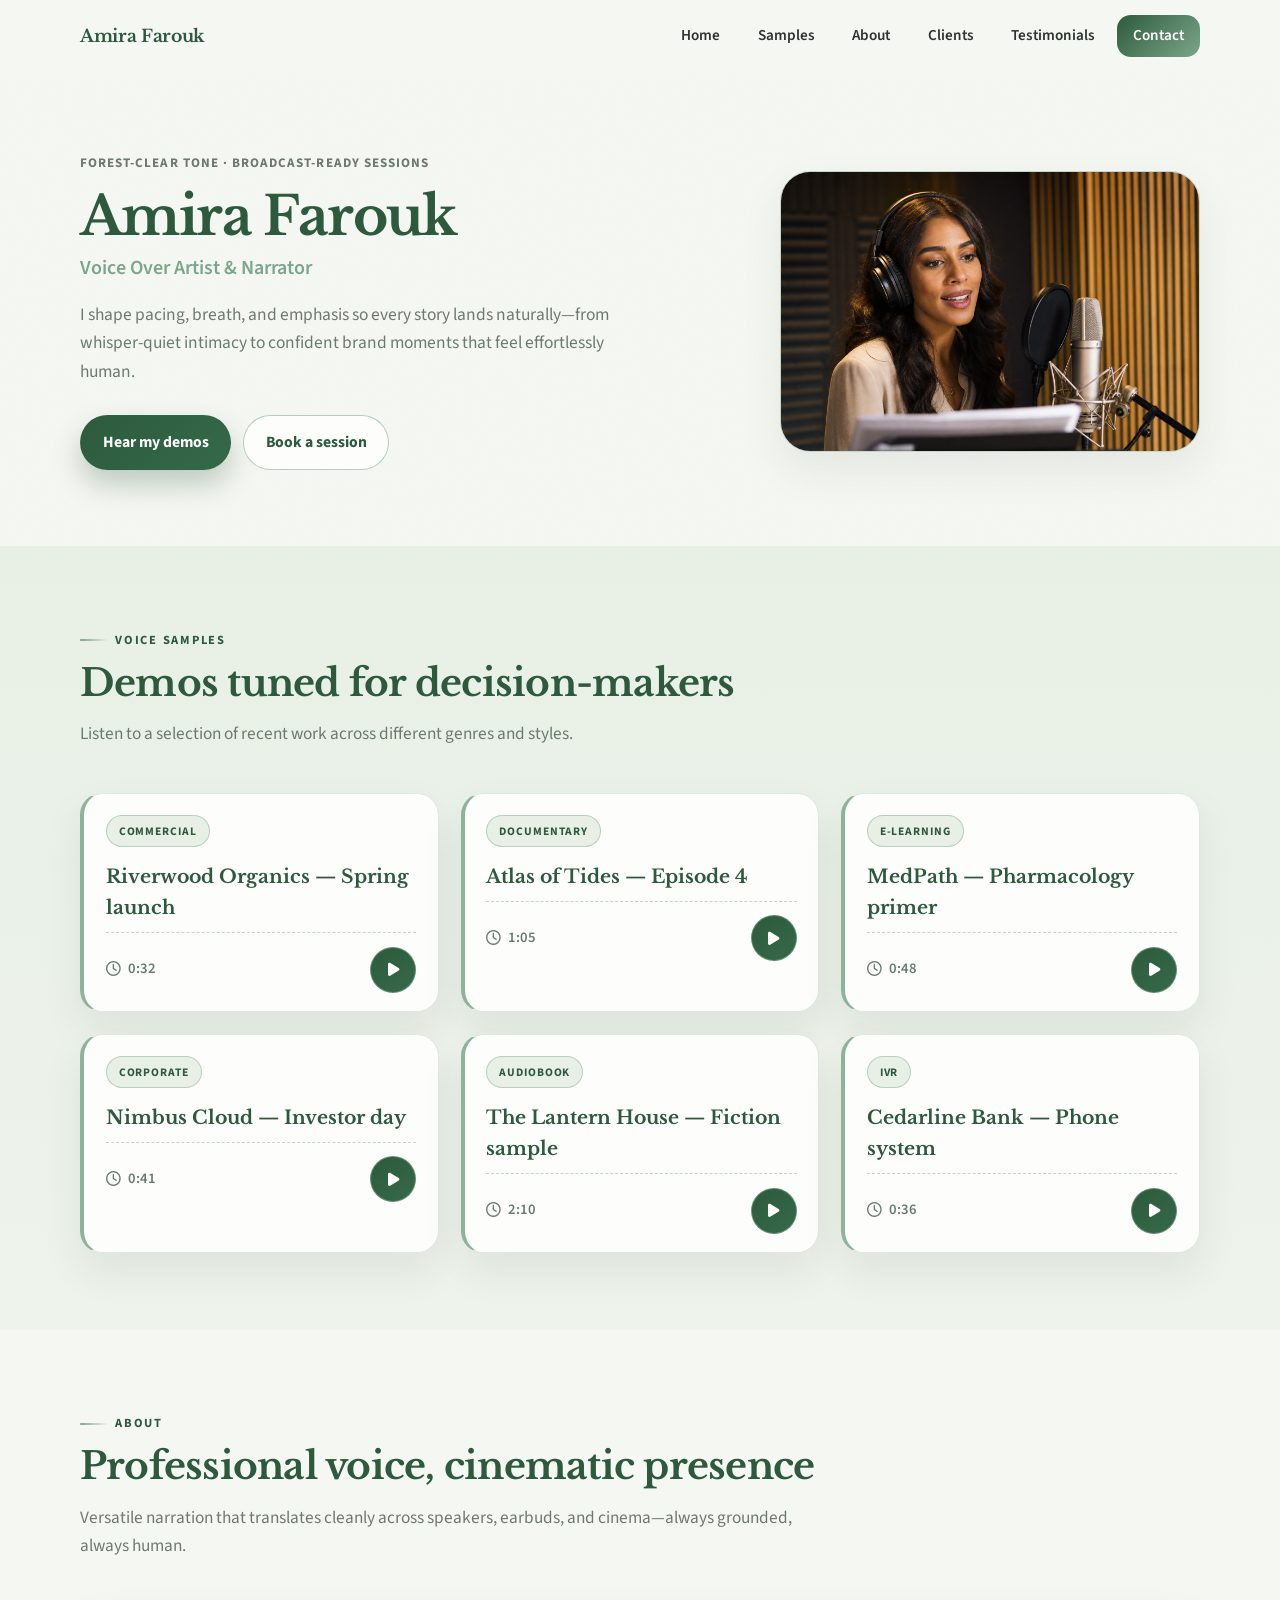
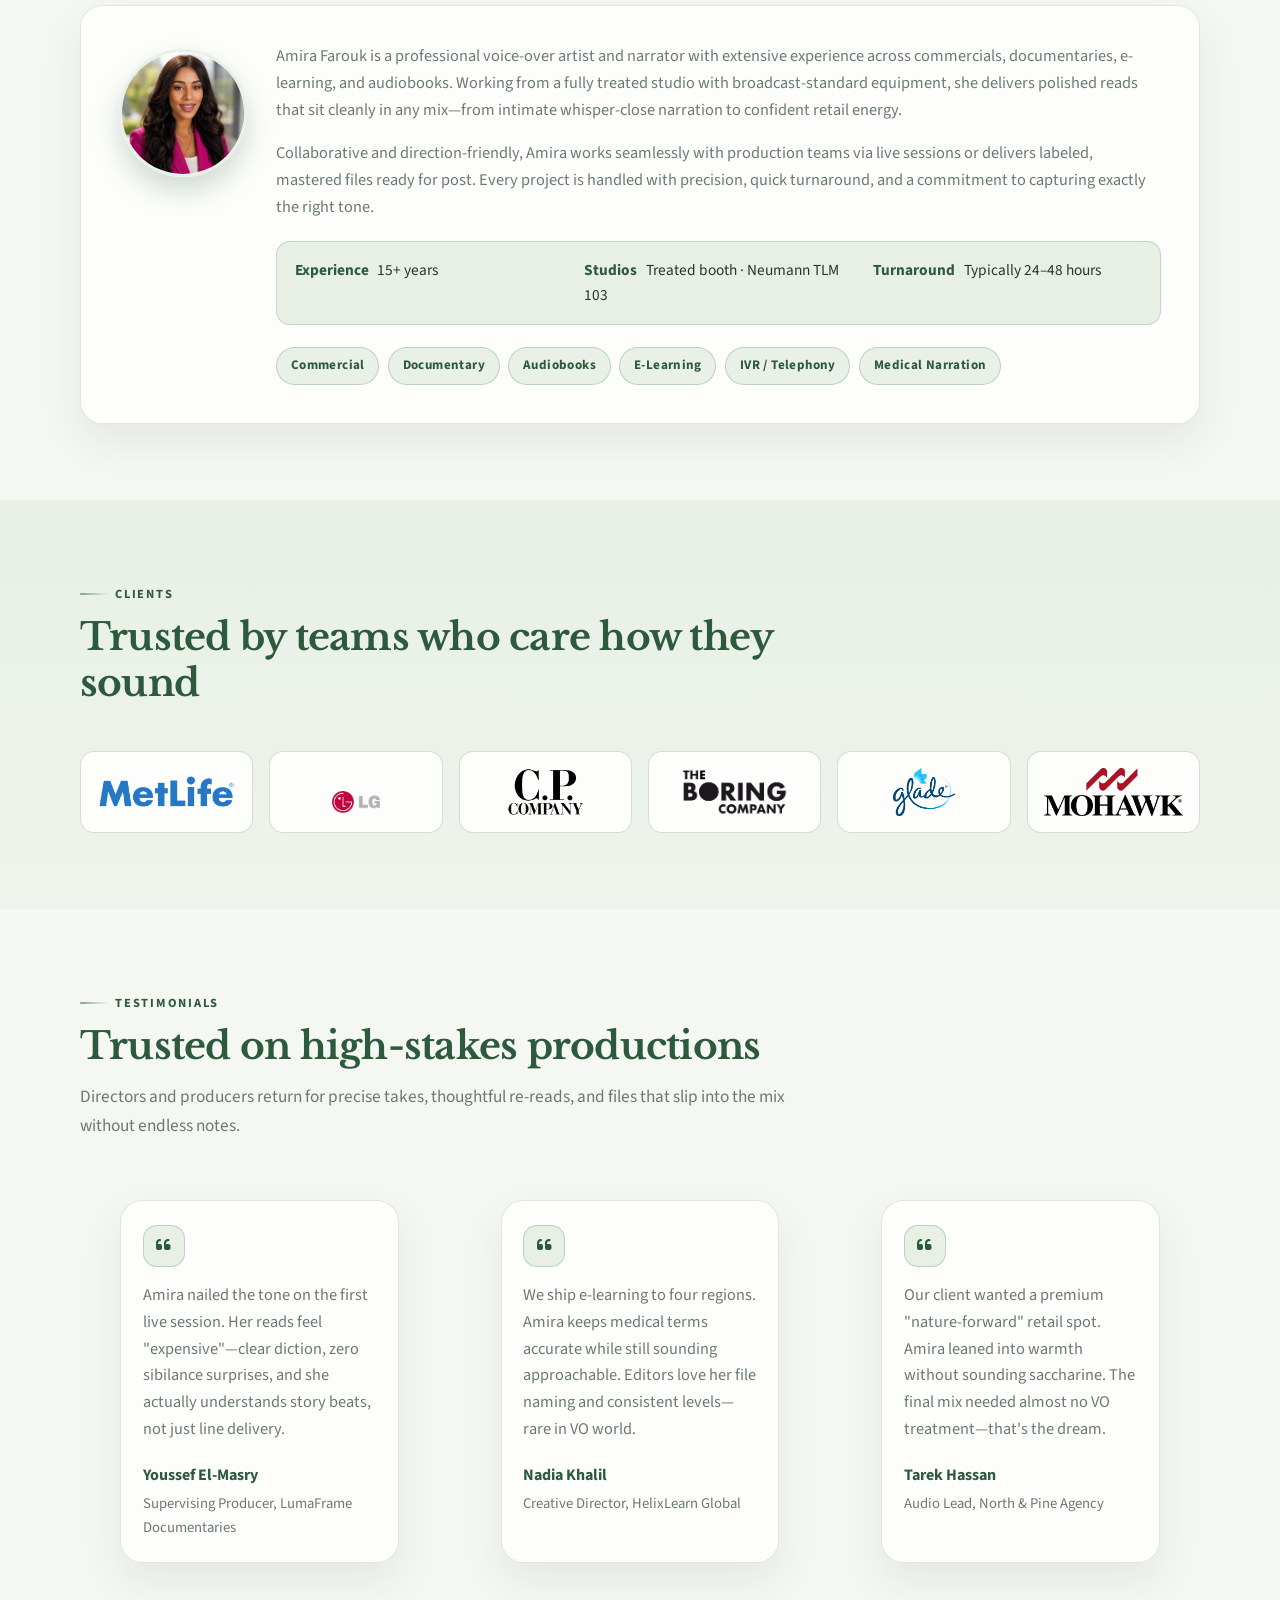
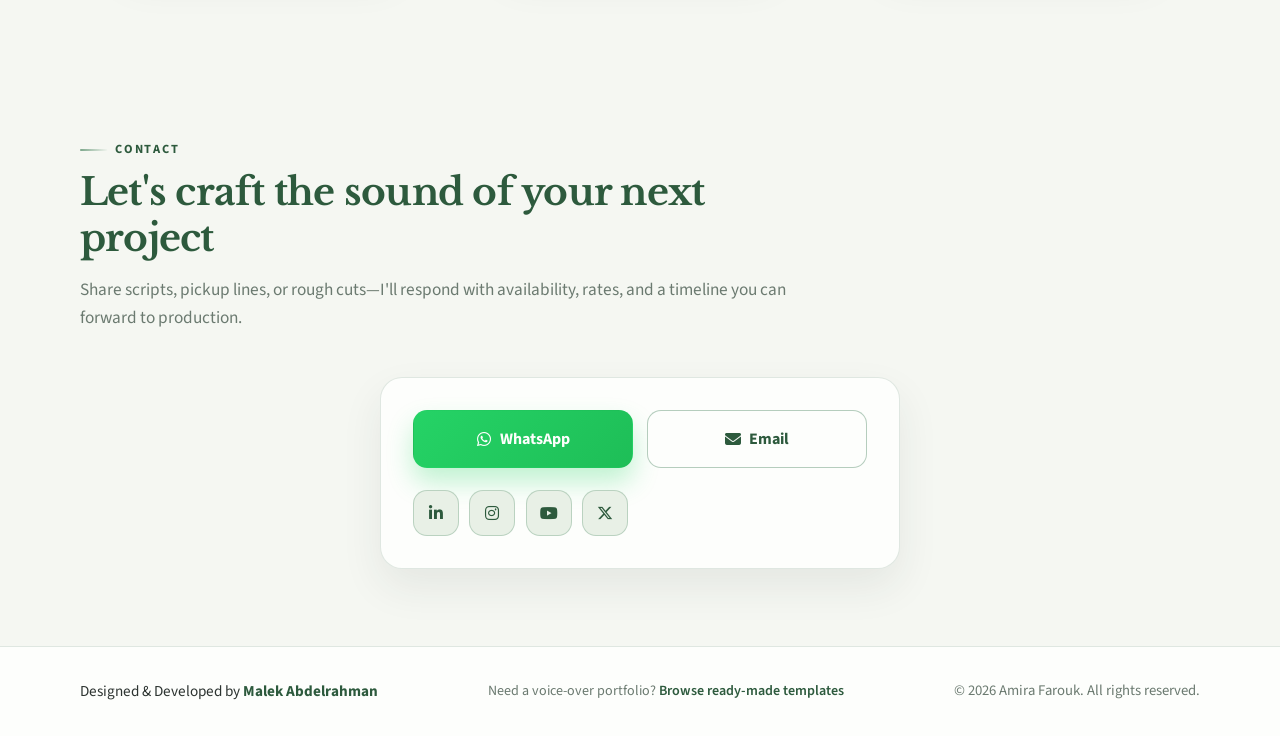
<file: templates/professional-1/index.html>
<!DOCTYPE html>
<html lang="en">
<head>
  <meta charset="UTF-8">
  <meta name="viewport" content="width=device-width, initial-scale=1.0">
  <title>Amira Farouk — Voice Over Artist & Narrator</title>
  <link rel="icon" href="data:image/svg+xml,<svg xmlns='http://www.w3.org/2000/svg' viewBox='0 0 100 100'><text y='.9em' font-size='90'>🎙️</text></svg>">
  <meta name="description" content="Amira Farouk — Professional voice-over artist and narrator for commercials, documentaries, e-learning, and audiobooks.">
  <link rel="preconnect" href="https://fonts.googleapis.com">
  <link rel="preconnect" href="https://fonts.gstatic.com" crossorigin>
  <link href="https://fonts.googleapis.com/css2?family=Libre+Baskerville:ital,wght@0,400;0,700;1,400&family=Source+Sans+3:ital,wght@0,400;0,600;0,700;1,400&display=swap" rel="stylesheet">
  <link rel="stylesheet" href="https://cdnjs.cloudflare.com/ajax/libs/font-awesome/6.5.1/css/all.min.css" crossorigin="anonymous" referrerpolicy="no-referrer">
  <link rel="stylesheet" href="style.css">
</head>
<body>
  <header class="site-header" id="site-header">
    <div class="header-inner container">
      <a href="#hero" class="logo">Amira Farouk</a>
      <button type="button" class="nav-toggle" aria-expanded="false" aria-controls="primary-nav" aria-label="Open menu">
        <span class="nav-toggle-bar"></span>
        <span class="nav-toggle-bar"></span>
        <span class="nav-toggle-bar"></span>
      </button>
      <nav id="primary-nav" class="primary-nav" aria-label="Primary">
        <ul class="nav-list">
          <li><a href="#hero">Home</a></li>
          <li><a href="#samples">Samples</a></li>
          <li><a href="#about">About</a></li>
          <li><a href="#clients">Clients</a></li>
          <li><a href="#testimonials">Testimonials</a></li>
          <li><a href="#contact" class="nav-cta">Contact</a></li>
        </ul>
      </nav>
    </div>
  </header>

  <div class="nav-overlay" id="navOverlay" aria-hidden="true"></div>

  <audio id="demoAudio" preload="auto"></audio>

  <main>
    <section id="hero" class="hero">
      <div class="hero-noise" aria-hidden="true"></div>
      <div class="container hero-layout">
        <div class="hero-copy animate-up">
          <p class="hero-eyebrow">Forest-clear tone · Broadcast-ready sessions</p>
          <h1 class="hero-name">Amira Farouk</h1>
          <p class="hero-title">Voice Over Artist &amp; Narrator</p>
          <p class="hero-subtitle">
            I shape pacing, breath, and emphasis so every story lands naturally—from whisper-quiet intimacy to confident brand moments that feel effortlessly human.
          </p>
          <div class="hero-actions">
            <a href="#samples" class="btn btn-primary">Hear my demos</a>
            <a href="#contact" class="btn btn-soft">Book a session</a>
          </div>
        </div>
        <div class="hero-visual animate-up animate-delay-1">
          <img class="hero-image" src="Amira Farouk Studio.png" alt="Amira Farouk recording in the studio">
        </div>
      </div>
    </section>

    <section id="samples" class="samples section section-alt">
      <div class="container">
        <header class="section-header animate-up">
          <span class="section-eyebrow">Voice samples</span>
          <h2 class="section-title">Demos tuned for decision-makers</h2>
          <p class="section-lead">
            Listen to a selection of recent work across different genres and styles.
          </p>
        </header>
        <div class="sample-grid animate-up animate-delay-1">
          <article class="sample-card card-surface">
            <span class="sample-badge">Commercial</span>
            <h3 class="sample-title">Riverwood Organics — Spring launch</h3>
            <div class="sample-footer">
              <span class="sample-duration"><i class="fa-regular fa-clock" aria-hidden="true"></i> 0:32</span>
              <button type="button" class="sample-play" data-src="../Voice Samples Female/Ad-CuppaSoup.wav" aria-label="Play Riverwood demo">
                <i class="fa-solid fa-play" aria-hidden="true"></i>
              </button>
            </div>
          </article>
          <article class="sample-card card-surface">
            <span class="sample-badge">Documentary</span>
            <h3 class="sample-title">Atlas of Tides — Episode 4</h3>
            <div class="sample-footer">
              <span class="sample-duration"><i class="fa-regular fa-clock" aria-hidden="true"></i> 1:05</span>
              <button type="button" class="sample-play" data-src="../Voice Samples Female/Amazon_Eastwood_EMA3_Radio_30_Aug20.mp3" aria-label="Play Atlas of Tides demo">
                <i class="fa-solid fa-play" aria-hidden="true"></i>
              </button>
            </div>
          </article>
          <article class="sample-card card-surface">
            <span class="sample-badge">E-Learning</span>
            <h3 class="sample-title">MedPath — Pharmacology primer</h3>
            <div class="sample-footer">
              <span class="sample-duration"><i class="fa-regular fa-clock" aria-hidden="true"></i> 0:48</span>
              <button type="button" class="sample-play" data-src="../Voice Samples Female/AS_MemoryWalk_Midlands_30_May25.mp3" aria-label="Play MedPath demo">
                <i class="fa-solid fa-play" aria-hidden="true"></i>
              </button>
            </div>
          </article>
          <article class="sample-card card-surface">
            <span class="sample-badge">Corporate</span>
            <h3 class="sample-title">Nimbus Cloud — Investor day</h3>
            <div class="sample-footer">
              <span class="sample-duration"><i class="fa-regular fa-clock" aria-hidden="true"></i> 0:41</span>
              <button type="button" class="sample-play" data-src="../Voice Samples Female/e-learningexample.mp3" aria-label="Play Nimbus demo">
                <i class="fa-solid fa-play" aria-hidden="true"></i>
              </button>
            </div>
          </article>
          <article class="sample-card card-surface">
            <span class="sample-badge">Audiobook</span>
            <h3 class="sample-title">The Lantern House — Fiction sample</h3>
            <div class="sample-footer">
              <span class="sample-duration"><i class="fa-regular fa-clock" aria-hidden="true"></i> 2:10</span>
              <button type="button" class="sample-play" data-src="../Voice Samples Female/LB-Donna-ad-6b.mp3" aria-label="Play audiobook demo">
                <i class="fa-solid fa-play" aria-hidden="true"></i>
              </button>
            </div>
          </article>
          <article class="sample-card card-surface">
            <span class="sample-badge">IVR</span>
            <h3 class="sample-title">Cedarline Bank — Phone system</h3>
            <div class="sample-footer">
              <span class="sample-duration"><i class="fa-regular fa-clock" aria-hidden="true"></i> 0:36</span>
              <button type="button" class="sample-play" data-src="../Voice Samples Female/ToeZone_EasyFit_30_Aug20.mp3" aria-label="Play IVR demo">
                <i class="fa-solid fa-play" aria-hidden="true"></i>
              </button>
            </div>
          </article>
        </div>
      </div>
    </section>

    <section id="about" class="about section">
      <div class="container">
        <header class="section-header animate-up">
          <span class="section-eyebrow">About</span>
          <h2 class="section-title">Professional voice, cinematic presence</h2>
          <p class="section-lead">
            Versatile narration that translates cleanly across speakers, earbuds, and cinema—always grounded, always human.
          </p>
        </header>
        <div class="about-grid animate-up animate-delay-1">
          <div class="about-card card-surface">
            <div class="about-avatar">
              <img src="Amira Farouk Profile.png" alt="Amira Farouk — Voice Over Artist">
            </div>
            <div class="about-body">
              <p>
                Amira Farouk is a professional voice-over artist and narrator with extensive experience
                across commercials, documentaries, e-learning, and audiobooks. Working from a fully
                treated studio with broadcast-standard equipment, she delivers polished reads that
                sit cleanly in any mix—from intimate whisper-close narration to confident retail energy.
              </p>
              <p>
                Collaborative and direction-friendly, Amira works seamlessly with production teams
                via live sessions or delivers labeled, mastered files ready for post. Every project
                is handled with precision, quick turnaround, and a commitment to capturing
                exactly the right tone.
              </p>
              <ul class="about-meta">
                <li><strong>Experience</strong> 15+ years</li>
                <li><strong>Studios</strong> Treated booth · Neumann TLM 103</li>
                <li><strong>Turnaround</strong> Typically 24–48 hours</li>
              </ul>
              <div class="tag-row" aria-label="Specializations">
                <span class="tag">Commercial</span>
                <span class="tag">Documentary</span>
                <span class="tag">Audiobooks</span>
                <span class="tag">E-Learning</span>
                <span class="tag">IVR / Telephony</span>
                <span class="tag">Medical Narration</span>
              </div>
            </div>
          </div>
        </div>
      </div>
    </section>

    <section id="clients" class="clients section section-alt">
      <div class="container">
        <header class="section-header animate-up">
          <span class="section-eyebrow">Clients</span>
          <h2 class="section-title">Trusted by teams who care how they sound</h2>
        </header>
        <div class="client-row animate-up animate-delay-1" role="list">
          <div class="client-logo" role="listitem"><img src="../logo brands/brand 1.png" alt="Client brand"></div>
          <div class="client-logo" role="listitem"><img src="../logo brands/brand 2.png" alt="Client brand"></div>
          <div class="client-logo" role="listitem"><img src="../logo brands/brand 3.png" alt="Client brand"></div>
          <div class="client-logo" role="listitem"><img src="../logo brands/brand 4.png" alt="Client brand"></div>
          <div class="client-logo" role="listitem"><img src="../logo brands/brand 5.png" alt="Client brand"></div>
          <div class="client-logo" role="listitem"><img src="../logo brands/brand 6.png" alt="Client brand"></div>
        </div>
      </div>
    </section>

    <section id="testimonials" class="testimonials section">
      <div class="container">
        <header class="section-header animate-up">
          <span class="section-eyebrow">Testimonials</span>
          <h2 class="section-title">Trusted on high-stakes productions</h2>
          <p class="section-lead">
            Directors and producers return for precise takes, thoughtful re-reads, and files that slip into the mix without endless notes.
          </p>
        </header>
        <div class="testimonial-grid animate-up animate-delay-1">
          <figure class="testimonial-card card-surface">
            <div class="quote-icon" aria-hidden="true"><i class="fa-solid fa-quote-left"></i></div>
            <blockquote>
              Amira nailed the tone on the first live session. Her reads feel "expensive"—clear diction, zero sibilance surprises, and she actually understands story beats, not just line delivery.
            </blockquote>
            <figcaption>
              <span class="testimonial-name">Youssef El-Masry</span>
              <span class="testimonial-role">Supervising Producer, LumaFrame Documentaries</span>
            </figcaption>
          </figure>
          <figure class="testimonial-card card-surface">
            <div class="quote-icon" aria-hidden="true"><i class="fa-solid fa-quote-left"></i></div>
            <blockquote>
              We ship e-learning to four regions. Amira keeps medical terms accurate while still sounding approachable. Editors love her file naming and consistent levels—rare in VO world.
            </blockquote>
            <figcaption>
              <span class="testimonial-name">Nadia Khalil</span>
              <span class="testimonial-role">Creative Director, HelixLearn Global</span>
            </figcaption>
          </figure>
          <figure class="testimonial-card card-surface">
            <div class="quote-icon" aria-hidden="true"><i class="fa-solid fa-quote-left"></i></div>
            <blockquote>
              Our client wanted a premium "nature-forward" retail spot. Amira leaned into warmth without sounding saccharine. The final mix needed almost no VO treatment—that's the dream.
            </blockquote>
            <figcaption>
              <span class="testimonial-name">Tarek Hassan</span>
              <span class="testimonial-role">Audio Lead, North &amp; Pine Agency</span>
            </figcaption>
          </figure>
        </div>
      </div>
    </section>

    <section id="contact" class="contact section">
      <div class="container">
        <header class="section-header animate-up">
          <span class="section-eyebrow">Contact</span>
          <h2 class="section-title">Let's craft the sound of your next project</h2>
          <p class="section-lead">
            Share scripts, pickup lines, or rough cuts—I'll respond with availability, rates, and a timeline you can forward to production.
          </p>
        </header>
        <div class="contact-card card-surface animate-up animate-delay-1">
          <div class="contact-actions">
            <a href="https://wa.me/201006399425" class="contact-btn contact-btn-wa" rel="noopener noreferrer" target="_blank">
              <i class="fa-brands fa-whatsapp" aria-hidden="true"></i>
              WhatsApp
            </a>
            <a href="mailto:malek345abdelrhman@gmail.com" class="contact-btn contact-btn-email">
              <i class="fa-solid fa-envelope" aria-hidden="true"></i>
              Email
            </a>
          </div>
          <nav class="social-nav" aria-label="Social links">
            <a href="#" class="social-link" aria-label="LinkedIn (placeholder)"><i class="fa-brands fa-linkedin-in" aria-hidden="true"></i></a>
            <a href="#" class="social-link" aria-label="Instagram (placeholder)"><i class="fa-brands fa-instagram" aria-hidden="true"></i></a>
            <a href="#" class="social-link" aria-label="YouTube (placeholder)"><i class="fa-brands fa-youtube" aria-hidden="true"></i></a>
            <a href="#" class="social-link" aria-label="X / Twitter (placeholder)"><i class="fa-brands fa-x-twitter" aria-hidden="true"></i></a>
          </nav>
        </div>
      </div>
    </section>
  </main>

  <footer class="site-footer">
    <div class="container footer-inner">
      <p class="footer-credit">
        Designed &amp; Developed by <a href="https://malek-abdelrahman-hassan.github.io/" target="_blank" rel="noopener noreferrer">Malek Abdelrahman</a>
      </p>
      <p class="footer-templates">
        Need a voice-over portfolio? <a href="https://voice-over-artist.github.io/templates/" target="_blank" rel="noopener noreferrer">Browse ready-made templates</a>
      </p>
      <p class="footer-copy">&copy; 2026 Amira Farouk. All rights reserved.</p>
    </div>
  </footer>

  <script>
    (function () {
      var header = document.getElementById('site-header');
      var toggle = document.querySelector('.nav-toggle');
      var nav = document.getElementById('primary-nav');
      var overlay = document.getElementById('navOverlay');
      if (toggle && nav) {
        function setNavOpen(open) {
          nav.classList.toggle('is-open', open);
          toggle.setAttribute('aria-expanded', open ? 'true' : 'false');
          toggle.setAttribute('aria-label', open ? 'Close menu' : 'Open menu');
          document.body.classList.toggle('nav-open', open);
          if (overlay) overlay.classList.toggle('active', open);
        }

        toggle.addEventListener('click', function () {
          setNavOpen(!nav.classList.contains('is-open'));
        });

        nav.querySelectorAll('a').forEach(function (link) {
          link.addEventListener('click', function () {
            setNavOpen(false);
          });
        });

        if (overlay) {
          overlay.addEventListener('click', function () {
            setNavOpen(false);
          });
        }

        document.addEventListener('keydown', function (event) {
          if (event.key === 'Escape') setNavOpen(false);
        });
      }

      function onScroll() {
        if (!header) return;
        header.classList.toggle('is-scrolled', window.scrollY > 12);
      }

      window.addEventListener('scroll', onScroll, { passive: true });
      onScroll();

      var audio = document.getElementById('demoAudio');
      var activeBtn = null;

      document.querySelectorAll('.sample-play').forEach(function (btn) {
        btn.addEventListener('click', function () {
          var icon = btn.querySelector('i');
          var src = btn.getAttribute('data-src');

          if (activeBtn && activeBtn !== btn) {
            var prevIcon = activeBtn.querySelector('i');
            prevIcon.classList.remove('fa-pause');
            prevIcon.classList.add('fa-play');
            activeBtn.classList.remove('is-playing');
          }

          if (activeBtn === btn && !audio.paused) {
            audio.pause();
            icon.classList.remove('fa-pause');
            icon.classList.add('fa-play');
            btn.classList.remove('is-playing');
            activeBtn = null;
          } else {
            audio.src = src;
            audio.currentTime = 0;
            audio.play();
            icon.classList.remove('fa-play');
            icon.classList.add('fa-pause');
            btn.classList.add('is-playing');
            activeBtn = btn;
          }
        });
      });

      audio.addEventListener('ended', function () {
        if (activeBtn) {
          var icon = activeBtn.querySelector('i');
          icon.classList.remove('fa-pause');
          icon.classList.add('fa-play');
          activeBtn.classList.remove('is-playing');
          activeBtn = null;
        }
      });

      var themeMap = {
        'warm-terracotta': { bg: '#faf6f0', primary: '#c96b5e', dark: '#5c3d2e', soft: '#e8ddd0', text: '#2c2c34', muted: '#8a8a96', line: 'rgba(0,0,0,0.08)', surface: '#ffffff' },
        'ocean-blue': { bg: '#f7f9fc', primary: '#4a90d9', dark: '#1a3a5c', soft: '#e8f0fa', text: '#1e2a3a', muted: '#6b7d8e', line: 'rgba(26,58,92,0.12)', surface: '#ffffff' },
        'forest-green': { bg: '#f5f7f2', primary: '#7ba68a', dark: '#2d5a3d', soft: '#e8f0e6', text: '#2c3330', muted: '#6b7a70', line: 'rgba(45,90,61,0.14)', surface: '#ffffff' },
        'royal-purple': { bg: '#f8f5fc', primary: '#8b6aae', dark: '#4a2d6b', soft: '#ede5f7', text: '#2c2838', muted: '#7a7088', line: 'rgba(74,45,107,0.14)', surface: '#ffffff' },
        'golden-elegance': { bg: '#fffdf7', primary: '#b8860b', dark: '#2c2c2c', soft: '#f5e6c8', text: '#2c2c2c', muted: '#7a7570', line: 'rgba(44,44,44,0.08)', surface: '#ffffff' },
        'coral-pink': { bg: '#fff8f6', primary: '#e07060', dark: '#8b3a3a', soft: '#fce4e0', text: '#2c2428', muted: '#8a7a7e', line: 'rgba(44,36,40,0.09)', surface: '#ffffff' },
        'slate-blue': { bg: '#f5f6fa', primary: '#6b7fa0', dark: '#2e3a52', soft: '#dde1ee', text: '#1e2232', muted: '#667084', line: 'rgba(46,58,82,0.12)', surface: '#ffffff' },
        'rose-gold': { bg: '#fdf7f5', primary: '#c27858', dark: '#5a2e22', soft: '#f2e0d6', text: '#2c2420', muted: '#8a6f66', line: 'rgba(90,46,34,0.12)', surface: '#ffffff' },
        'deep-emerald': { bg: '#f5faf7', primary: '#2e8b6a', dark: '#1a3a2e', soft: '#d2ece2', text: '#1a2e24', muted: '#6b7a74', line: 'rgba(26,58,46,0.12)', surface: '#ffffff' },
        'midnight-navy': { bg: '#f5f7fa', primary: '#3d6fa5', dark: '#1c3050', soft: '#dde6f2', text: '#1e2a3a', muted: '#5f6b7a', line: 'rgba(28,48,80,0.12)', surface: '#ffffff' },
        'dark-charcoal': { bg: '#1a1a22', primary: '#c96b5e', dark: '#e8c4b8', soft: '#2a2a35', text: '#e8e8ec', muted: '#9a9aaa', line: 'rgba(255,255,255,0.08)', surface: '#242430', isDark: true },
        'dark-midnight': { bg: '#0f1623', primary: '#5b9bd5', dark: '#a8c8e8', soft: '#1a2435', text: '#dce4f0', muted: '#8a9ab0', line: 'rgba(255,255,255,0.08)', surface: '#172030', isDark: true }
      };

      function hexToRgb(hex) {
        var r = parseInt(hex.slice(1,3),16), g = parseInt(hex.slice(3,5),16), b = parseInt(hex.slice(5,7),16);
        return r+','+g+','+b;
      }
      function darkenHex(hex, amt) {
        var r = Math.max(0,parseInt(hex.slice(1,3),16)-amt);
        var g = Math.max(0,parseInt(hex.slice(3,5),16)-amt);
        var b = Math.max(0,parseInt(hex.slice(5,7),16)-amt);
        return '#'+('0'+r.toString(16)).slice(-2)+('0'+g.toString(16)).slice(-2)+('0'+b.toString(16)).slice(-2);
      }

      function applyTheme(theme) {
        var root = document.documentElement;
        var set = function (name, value) { root.style.setProperty(name, value); };
        var surf = theme.surface || '#ffffff';

        set('--cream', theme.bg); set('--terracotta', theme.primary); set('--brown', theme.dark);
        set('--sand', theme.soft); set('--text', theme.text); set('--text-muted', theme.muted);
        set('--white', surf);
        set('--bg', theme.bg); set('--surface', surf); set('--navy', theme.dark);
        set('--sky', theme.primary); set('--mist', theme.soft); set('--border', theme.line);
        set('--deep-green', theme.dark); set('--sage', theme.primary);
        set('--light-sage', theme.soft); set('--border-soft', theme.line);
        set('--lavender-white', theme.bg); set('--deep-purple', theme.dark);
        set('--soft-violet', theme.primary); set('--light-lavender', theme.soft);
        set('--gold', theme.primary); set('--gold-deep', theme.dark);
        set('--gold-soft', theme.soft); set('--champagne', theme.soft);
        set('--bg-soft', theme.bg); set('--line', theme.line); set('--line-gold', theme.line);
        set('--charcoal', theme.text); set('--muted', theme.muted);
        set('--canvas', theme.bg); set('--coral', theme.primary);
        set('--coral-deep', theme.dark); set('--coral-soft', theme.soft);
        set('--blush', theme.soft); set('--blush-deep', theme.soft); set('--rose-dark', theme.dark);

        var heroGrad = 'linear-gradient(145deg, '+theme.bg+' 0%, '+theme.soft+' 42%, '+theme.bg+' 100%)';
        var accentGrad = 'linear-gradient(120deg, '+theme.dark+' 0%, '+theme.primary+' 52%, '+theme.soft+' 100%)';
        var btnGrad = 'linear-gradient(135deg, '+theme.dark+' 0%, '+theme.primary+' 55%, '+theme.soft+' 100%)';
        set('--gradient-hero', heroGrad); set('--gradient-accent', accentGrad); set('--gradient-btn', btnGrad);
        set('--shadow-sm', '0 4px 14px rgba('+hexToRgb(theme.dark)+',0.08)');
        set('--shadow-md', '0 12px 40px rgba('+hexToRgb(theme.dark)+',0.12)');
        set('--shadow-soft', 'rgba('+hexToRgb(theme.dark)+',0.08)');
        set('--shadow-hover', 'rgba('+hexToRgb(theme.primary)+',0.22)');
        set('--gold-soft', 'rgba('+hexToRgb(theme.primary)+',0.22)');
        set('--coral-soft', 'rgba('+hexToRgb(theme.primary)+',0.22)');

        var pr = hexToRgb(theme.primary), dr = hexToRgb(theme.dark), sr = hexToRgb(theme.soft);
        var br = hexToRgb(theme.bg), srf = hexToRgb(surf);
        var hv = darkenHex(theme.primary, 20);

        var css = [
          '.site-header{background:rgba('+br+',0.82)!important}',
          '.site-header.is-scrolled{background:rgba('+srf+',0.94)!important;border-bottom-color:rgba('+sr+',0.85)!important;box-shadow:0 4px 14px rgba('+dr+',0.08)!important}',
          '.primary-nav{background:rgba('+br+',0.98)!important;border-left-color:rgba('+sr+',0.85)!important;box-shadow:0 0 40px rgba('+dr+',0.12)!important}',
          '.logo:focus-visible,.nav-list a:focus-visible,.nav-toggle:focus-visible{outline-color:rgba('+pr+',0.75)!important}',
          '.nav-toggle:hover{background:rgba('+pr+',0.18)!important}',
          '.nav-list a:hover{background:rgba('+sr+',0.65)!important;border-color:rgba('+pr+',0.22)!important}',
          '.nav-list a.nav-cta{background:linear-gradient(135deg,'+hv+','+theme.dark+')!important;border-color:rgba('+pr+',0.55)!important;color:#fff!important}',
          '.nav-list a.nav-cta:hover{background:linear-gradient(135deg,'+hv+','+theme.dark+')!important;border-color:rgba('+pr+',0.75)!important;box-shadow:0 4px 16px rgba('+dr+',0.18)!important}',
          '.btn-primary,.btn-gradient,.btn-gold{background:linear-gradient(135deg,'+hv+','+theme.primary+')!important;color:#fff!important;box-shadow:0 10px 26px rgba('+pr+',0.35)!important}',
          '.btn-primary:hover,.btn-gradient:hover,.btn-gold:hover{box-shadow:0 14px 34px rgba('+pr+',0.42)!important}',
          '.btn-outline,.btn-soft,.btn-ghost,.btn-gold-outline{border-color:rgba('+dr+',0.35)!important}',
          '.btn-outline:hover,.btn-soft:hover,.btn-ghost:hover,.btn-gold-outline:hover{background:rgba('+sr+',0.55)!important;border-color:rgba('+pr+',0.65)!important}',
          '.hero-bg::after,.hero-gradient{background:radial-gradient(ellipse 80% 55% at 85% 15%,rgba('+pr+',0.14),transparent 55%),radial-gradient(ellipse 60% 40% at 10% 90%,rgba('+sr+',0.65),transparent 50%)!important}',
          '.hero-grid-lines{background-image:linear-gradient(to right,rgba('+pr+',0.06) 1px,transparent 1px),linear-gradient(to bottom,rgba('+pr+',0.06) 1px,transparent 1px)!important}',
          '.hero-image{border-color:rgba('+pr+',0.28)!important}',
          '.hero-sparkles{background:radial-gradient(circle at 30% 70%,rgba('+pr+',0.09),transparent 60%),radial-gradient(circle at 80% 20%,rgba('+pr+',0.06),transparent 50%)!important}',
          '.hero-name{-webkit-text-fill-color:'+theme.dark+'!important;background:none!important;color:'+theme.dark+'!important}',
          '.section-alt,.section-soft{background:linear-gradient(180deg,rgba('+sr+',0.35) 0%,'+theme.bg+' 100%)!important}',
          '.about-card,.about-shell{border-color:rgba('+sr+',0.85)!important}',
          '.about-card:hover,.about-shell:hover{box-shadow:0 12px 40px rgba('+dr+',0.12)!important;border-color:rgba('+pr+',0.28)!important}',
          '.about-avatar{border-color:rgba('+pr+',0.45)!important;box-shadow:0 8px 24px rgba('+dr+',0.22)!important}',
          '.about-stat-card{background:linear-gradient(160deg,rgba('+sr+',0.65),rgba('+pr+',0.18))!important}',
          '.about-stat-card::before{background:linear-gradient(135deg,rgba('+pr+',0.15),transparent 60%)!important}',
          '.about-meta,.about-mini-stats{border-color:rgba('+pr+',0.35)!important}',
          '.about-tags li{border-color:rgba('+pr+',0.14)!important}',
          '.sample-card,.demo-strip{border-color:rgba('+sr+',0.95)!important}',
          '.sample-card:hover,.demo-strip:hover{box-shadow:0 12px 40px rgba('+dr+',0.11)!important;border-color:rgba('+pr+',0.28)!important}',
          '.sample-play,.demo-play{background:linear-gradient(135deg,'+hv+','+theme.primary+')!important;box-shadow:0 6px 18px rgba('+pr+',0.35)!important}',
          '.sample-play:hover,.demo-play:hover{box-shadow:0 10px 28px rgba('+pr+',0.42)!important}',
          '.sample-play.is-playing{box-shadow:0 6px 18px rgba('+dr+',0.32)!important}',
          '.sample-badge,.sample-category,.video-tag{border-color:rgba('+pr+',0.45)!important}',
          '.sample-footer{border-top-color:rgba('+pr+',0.45)!important}',
          '.sample-card{border-left-color:rgba('+pr+',0.85)!important}',
          '.demo-icon{border-color:rgba('+pr+',0.22)!important}',
          '.client-logo,.client-tile{border-color:rgba('+pr+',0.22)!important;background:linear-gradient(135deg,rgba('+srf+',0.98),rgba('+sr+',0.92))!important}',
          '.client-logo:hover,.client-tile:hover{border-color:rgba('+dr+',0.35)!important;box-shadow:0 4px 12px rgba('+dr+',0.1)!important}',
          '.testimonial-card{background:linear-gradient(135deg,rgba('+srf+',1),rgba('+sr+',0.92))!important;border-color:rgba('+pr+',0.28)!important}',
          '.testimonial-card:hover{box-shadow:0 12px 40px rgba('+dr+',0.11)!important}',
          '.quote-mark,.quote-icon{color:rgba('+pr+',0.35)!important;border-color:rgba('+pr+',0.42)!important}',
          '.quote-deco{background:linear-gradient(135deg,rgba('+pr+',0.65),rgba('+dr+',0.88))!important;-webkit-background-clip:text!important}',
          '.contact-card{border-color:rgba('+sr+',0.85)!important}',
          '.contact-card:hover{border-color:rgba('+pr+',0.35)!important;box-shadow:0 12px 40px rgba('+dr+',0.12)!important}',
          '.contact-card-icon{border-color:rgba('+pr+',0.18)!important}',
          '.contact-card-email .contact-card-icon{background:rgba('+pr+',0.12)!important}',
          '.contact-btn-email{border-color:rgba('+pr+',0.55)!important}',
          '.contact-btn-email:hover{background:rgba('+sr+',0.55)!important}',
          '.contact-panel{background:linear-gradient(135deg,rgba('+srf+',1),rgba('+sr+',0.82))!important;border-color:rgba('+pr+',0.35)!important}',
          '.social-link{background:rgba('+srf+',0.88)!important;border-color:rgba('+pr+',0.35)!important}',
          '.social-link:hover{border-color:rgba('+dr+',0.35)!important}',
          '.tag{background:rgba('+sr+',0.95)!important;border-color:rgba('+dr+',0.35)!important}',
          '.tag:hover{box-shadow:0 2px 8px rgba('+dr+',0.1)!important}',
          '.tag-cloud li{background:rgba('+sr+',0.78)!important;border-color:rgba('+pr+',0.45)!important}',
          '.lang-badge{background:rgba('+sr+',0.95)!important;border-color:rgba('+pr+',0.35)!important}',
          '.kicker-dot{box-shadow:0 0 0 4px rgba('+pr+',0.22)!important}',
          '.service-card,.studio-card{border-color:rgba('+sr+',0.85)!important}',
          '.service-card:hover,.studio-card:hover{border-color:rgba('+pr+',0.45)!important}',
          '.service-icon,.studio-icon{background:radial-gradient(circle at 30% 30%,rgba('+srf+',1),rgba('+sr+',0.85))!important;border-color:rgba('+pr+',0.42)!important}',
          '.title-accent-line{background:linear-gradient(90deg,'+theme.primary+',rgba('+pr+',0.15))!important}',
          '.site-footer{background:rgba('+srf+',0.55)!important;border-top-color:rgba('+sr+',0.95)!important}',
          '.blob-1,.blob-2,.blob-3{background:radial-gradient(circle,rgba('+pr+',0.55),rgba('+sr+',0.35))!important}'
        ].join('\n');

        if (theme.isDark) {
          css += '\n' + [
            'body{background:'+theme.bg+'!important;color:'+theme.text+'!important}',
            'h1,h2,h3,h4,h5,h6,.hero-name,.hero-greeting,.section-title,.section-subtitle,.about-name,.about-role,.testimonial-author,.service-title,.studio-title{color:'+theme.text+'!important;-webkit-text-fill-color:'+theme.text+'!important}',
            '.hero-name{background:none!important;-webkit-text-fill-color:'+theme.dark+'!important;color:'+theme.dark+'!important}',
            'p,li,span,.hero-title,.hero-lead,.hero-subtitle,.about-text,.about-bio,.testimonial-text,.service-desc,.studio-desc{color:'+theme.text+'!important}',
            '.hero-greeting,.hero-subtitle{color:'+theme.muted+'!important}',
            '.site-header{background:rgba('+hexToRgb(theme.bg)+',0.92)!important}',
            '.site-header.is-scrolled{background:rgba('+srf+',0.96)!important}',
            '.primary-nav{background:rgba('+srf+',0.98)!important}',
            '.nav-list a{color:'+theme.text+'!important}',
            '.about-card,.about-shell,.sample-card,.demo-strip,.contact-card,.testimonial-card,.service-card,.studio-card{background:'+surf+'!important;color:'+theme.text+'!important}',
            '.btn-outline,.btn-soft,.btn-ghost,.btn-gold-outline{color:'+theme.text+'!important;background:rgba('+srf+',0.65)!important}',
            '.social-link{background:'+surf+'!important;color:'+theme.text+'!important}',
            '.tag,.tag-cloud li,.lang-badge{background:'+surf+'!important;color:'+theme.text+'!important}',
            '.site-footer{background:rgba('+srf+',0.75)!important;color:'+theme.text+'!important}',
            '.site-footer a{color:'+theme.primary+'!important}',
            '.quote-mark,.quote-icon{color:rgba('+pr+',0.55)!important}',
            '.about-stat-card{background:'+surf+'!important;color:'+theme.text+'!important}',
            '.client-logo,.client-tile{background:'+surf+'!important}',
            '.contact-panel{background:'+surf+'!important;color:'+theme.text+'!important}',
            '.contact-card-icon{color:'+theme.primary+'!important}',
            '.section-alt,.section-soft{background:linear-gradient(180deg,rgba('+sr+',0.5) 0%,'+theme.bg+' 100%)!important}',
            '.hero,.hero-bg{background:'+theme.bg+'!important}',
            '.sample-label,.sample-type,.demo-label,.demo-type{color:'+theme.text+'!important}',
            'input,textarea{background:'+surf+'!important;color:'+theme.text+'!important;border-color:rgba('+pr+',0.3)!important}'
          ].join('\n');
        }

        var existing = document.getElementById('theme-override-styles');
        if (existing) existing.remove();
        var style = document.createElement('style');
        style.id = 'theme-override-styles';
        style.textContent = css;
        document.head.appendChild(style);
      }

      var themeKey = new URLSearchParams(window.location.search).get('theme');
      if (themeKey && themeMap[themeKey]) {
        applyTheme(themeMap[themeKey]);
      }
    })();
  </script>
</body>
</html>
</file>
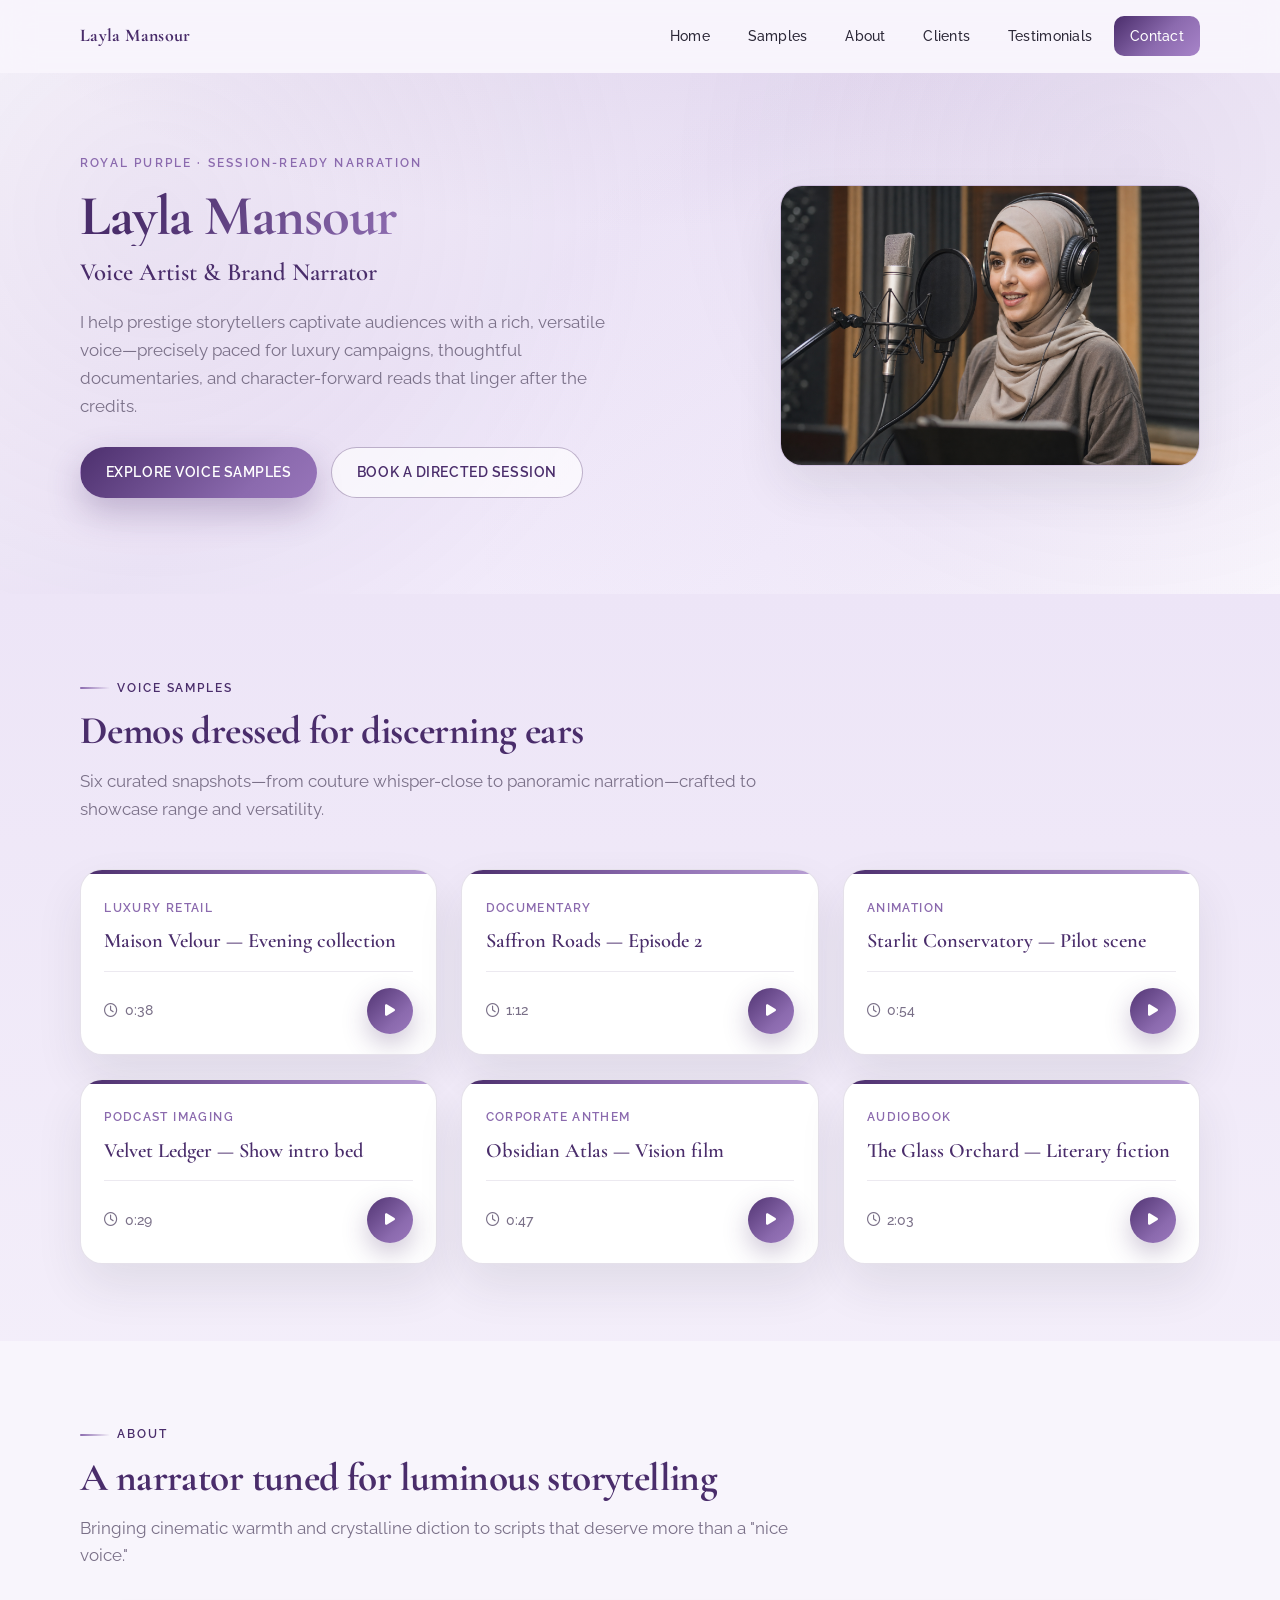
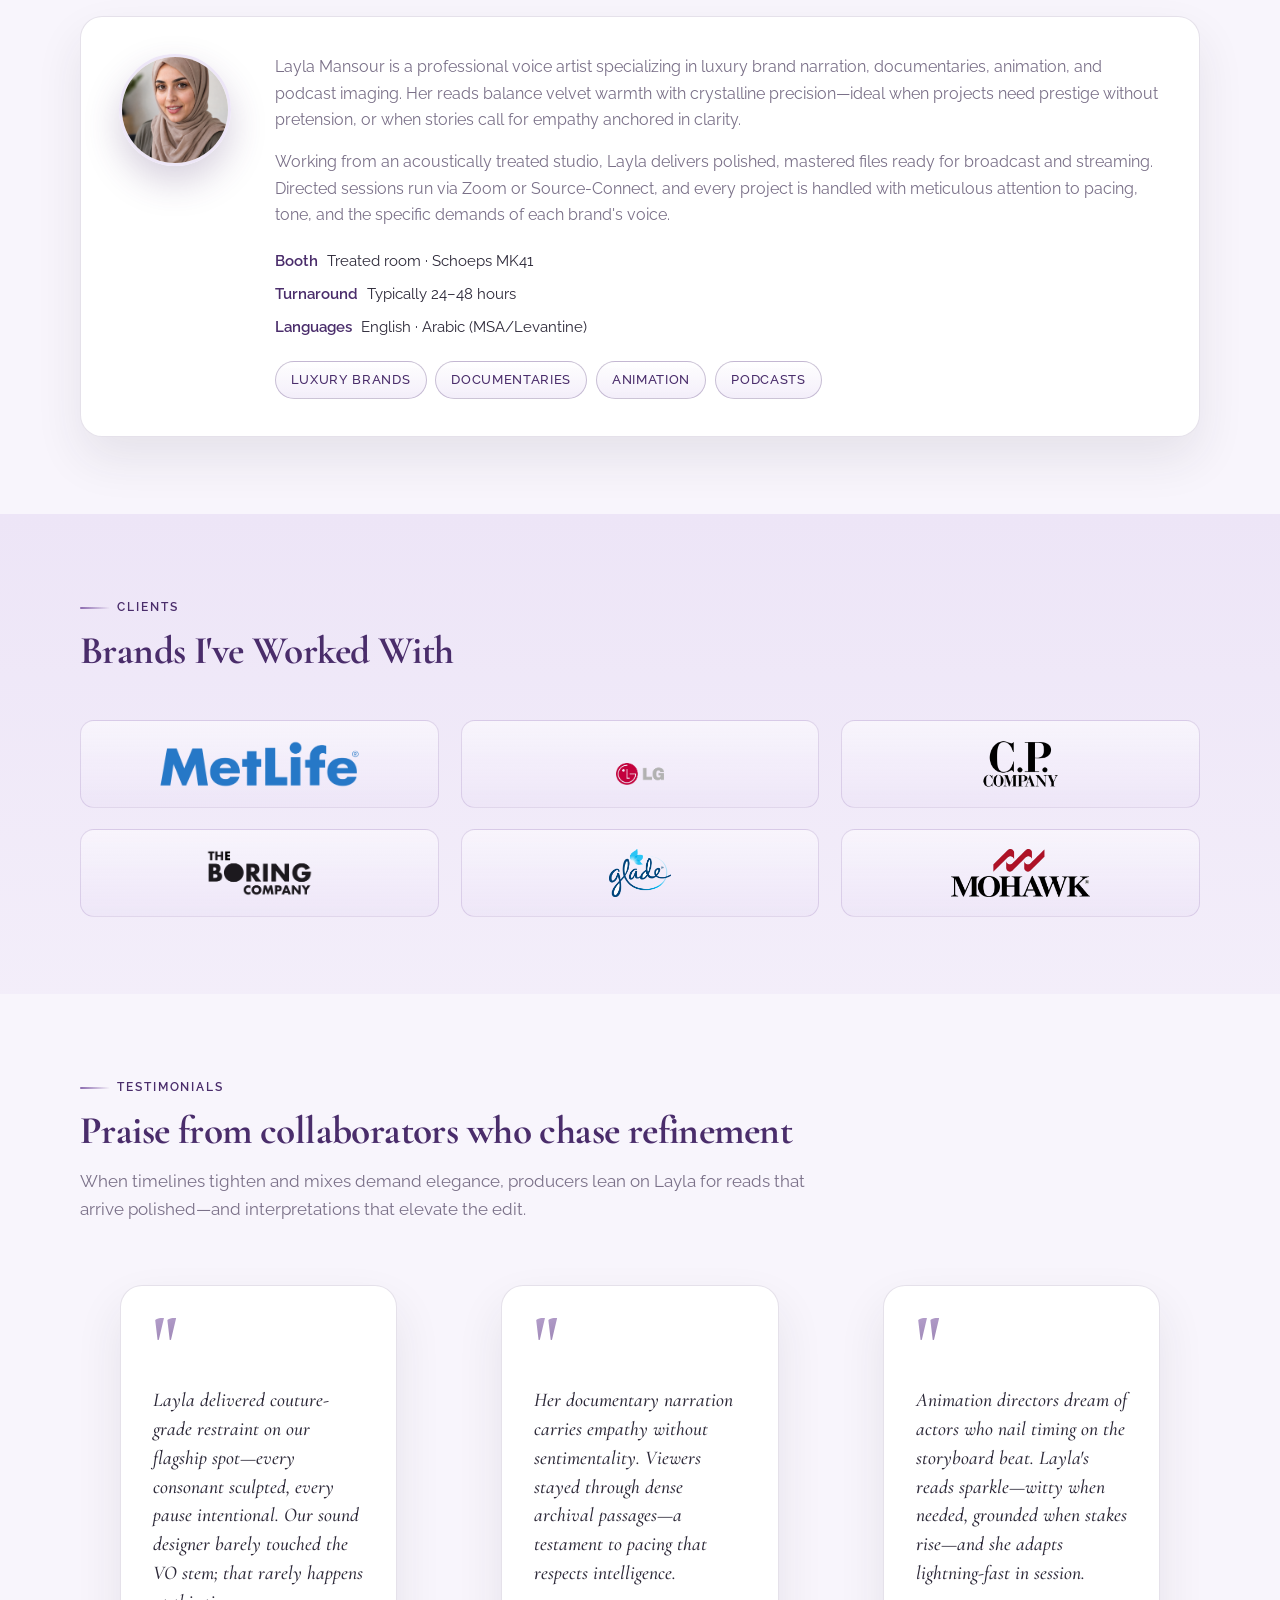
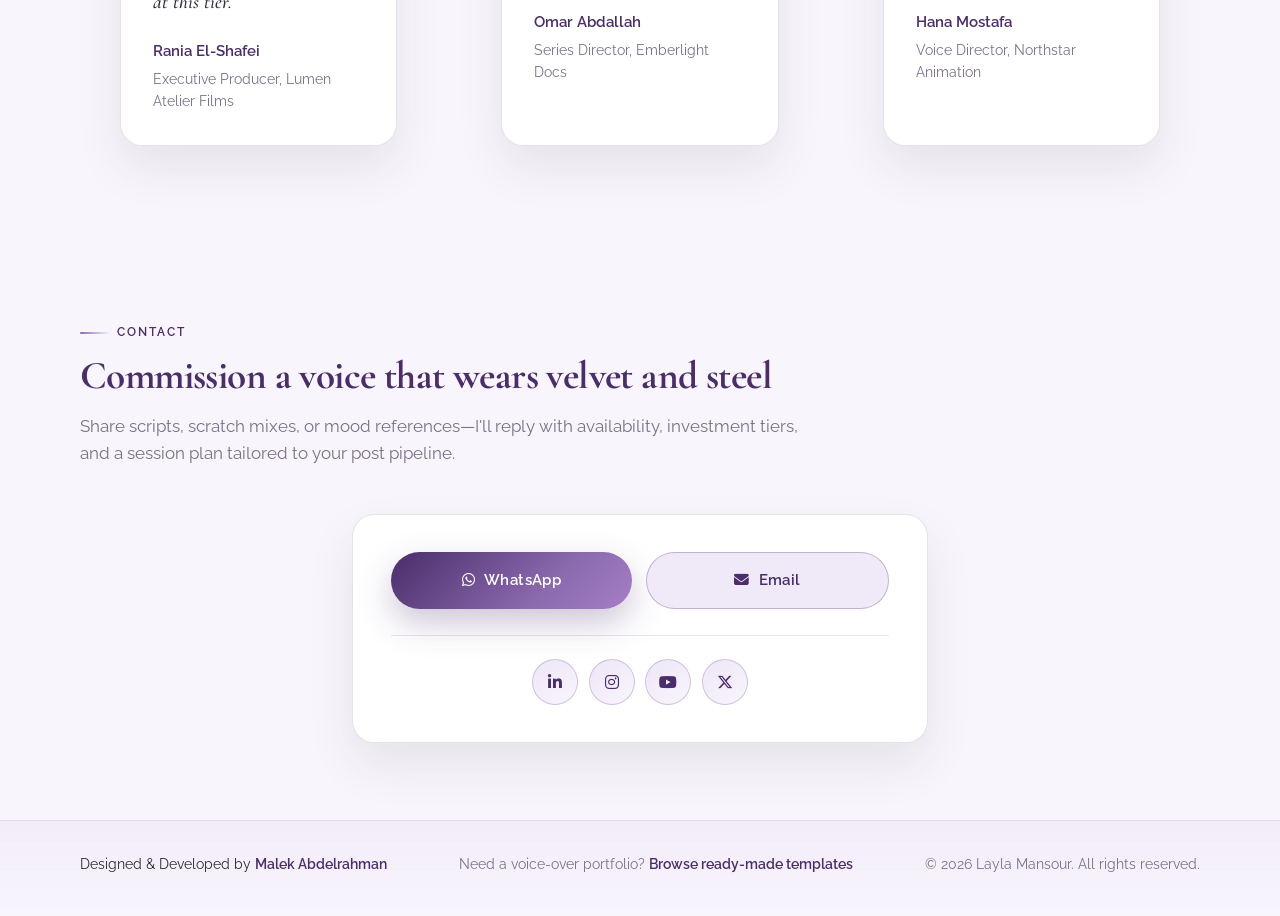
<file: templates/professional-2/index.html>
<!DOCTYPE html>
<html lang="en">
<head>
  <meta charset="UTF-8">
  <meta name="viewport" content="width=device-width, initial-scale=1.0">
  <title>Layla Mansour — Voice Artist &amp; Brand Narrator</title>
  <link rel="icon" href="data:image/svg+xml,<svg xmlns='http://www.w3.org/2000/svg' viewBox='0 0 100 100'><text y='.9em' font-size='90'>🎙️</text></svg>">
  <meta name="description" content="Layla Mansour — Professional voice artist and brand narrator for luxury campaigns, documentaries, animation, and podcasts.">
  <link rel="preconnect" href="https://fonts.googleapis.com">
  <link rel="preconnect" href="https://fonts.gstatic.com" crossorigin>
  <link href="https://fonts.googleapis.com/css2?family=Cormorant+Garamond:ital,wght@0,500;0,600;0,700;1,500;1,600;1,700&family=Raleway:ital,wght@0,400;0,500;0,600;1,400;1,500;1,600&display=swap" rel="stylesheet">
  <link rel="stylesheet" href="https://cdnjs.cloudflare.com/ajax/libs/font-awesome/6.5.1/css/all.min.css" crossorigin="anonymous" referrerpolicy="no-referrer">
  <link rel="stylesheet" href="style.css">
</head>
<body>
  <header class="site-header" id="site-header">
    <div class="header-inner container">
      <a href="#hero" class="logo">Layla Mansour</a>
      <button type="button" class="nav-toggle" aria-expanded="false" aria-controls="primary-nav" aria-label="Open menu">
        <span class="nav-toggle-bar"></span>
        <span class="nav-toggle-bar"></span>
        <span class="nav-toggle-bar"></span>
      </button>
      <nav id="primary-nav" class="primary-nav" aria-label="Primary">
        <ul class="nav-list">
          <li><a href="#hero">Home</a></li>
          <li><a href="#samples">Samples</a></li>
          <li><a href="#about">About</a></li>
          <li><a href="#clients">Clients</a></li>
          <li><a href="#testimonials">Testimonials</a></li>
          <li><a href="#contact" class="nav-cta">Contact</a></li>
        </ul>
      </nav>
    </div>
  </header>

  <div class="nav-overlay" id="navOverlay" aria-hidden="true"></div>

  <audio id="demoAudio" preload="auto"></audio>

  <main>
    <section id="hero" class="hero">
      <div class="hero-gradient" aria-hidden="true"></div>
      <div class="hero-sparkles" aria-hidden="true"></div>
      <div class="container hero-layout">
        <div class="hero-copy animate-up">
          <p class="hero-eyebrow">Royal Purple · Session-ready narration</p>
          <h1 class="hero-name">Layla Mansour</h1>
          <p class="hero-title">Voice Artist &amp; Brand Narrator</p>
          <p class="hero-subtitle">
            I help prestige storytellers captivate audiences with a rich, versatile voice—precisely paced for luxury campaigns, thoughtful documentaries, and character-forward reads that linger after the credits.
          </p>
          <div class="hero-actions">
            <a href="#samples" class="btn btn-gradient">Explore voice samples</a>
            <a href="#contact" class="btn btn-outline">Book a directed session</a>
          </div>
        </div>
        <div class="hero-visual animate-up animate-delay-1">
          <img class="hero-image" src="Layla Mansour Studio.png" alt="Layla Mansour recording in the studio">
        </div>
      </div>
    </section>

    <section id="samples" class="samples section section-alt">
      <div class="container">
        <header class="section-header animate-up">
          <span class="section-eyebrow">Voice samples</span>
          <h2 class="section-title">Demos dressed for discerning ears</h2>
          <p class="section-lead">
            Six curated snapshots—from couture whisper-close to panoramic narration—crafted to showcase range and versatility.
          </p>
        </header>
        <div class="sample-grid animate-up animate-delay-1">
          <article class="sample-card card-surface">
            <span class="sample-accent" aria-hidden="true"></span>
            <span class="sample-badge">Luxury retail</span>
            <h3 class="sample-title">Maison Velour — Evening collection</h3>
            <div class="sample-footer">
              <span class="sample-duration"><i class="fa-regular fa-clock" aria-hidden="true"></i> 0:38</span>
              <button type="button" class="sample-play" data-src="../Voice Samples Female/Ad-CuppaSoup.wav" aria-label="Play Maison Velour demo">
                <i class="fa-solid fa-play" aria-hidden="true"></i>
              </button>
            </div>
          </article>
          <article class="sample-card card-surface">
            <span class="sample-accent" aria-hidden="true"></span>
            <span class="sample-badge">Documentary</span>
            <h3 class="sample-title">Saffron Roads — Episode 2</h3>
            <div class="sample-footer">
              <span class="sample-duration"><i class="fa-regular fa-clock" aria-hidden="true"></i> 1:12</span>
              <button type="button" class="sample-play" data-src="../Voice Samples Female/Amazon_Eastwood_EMA3_Radio_30_Aug20.mp3" aria-label="Play Saffron Roads demo">
                <i class="fa-solid fa-play" aria-hidden="true"></i>
              </button>
            </div>
          </article>
          <article class="sample-card card-surface">
            <span class="sample-accent" aria-hidden="true"></span>
            <span class="sample-badge">Animation</span>
            <h3 class="sample-title">Starlit Conservatory — Pilot scene</h3>
            <div class="sample-footer">
              <span class="sample-duration"><i class="fa-regular fa-clock" aria-hidden="true"></i> 0:54</span>
              <button type="button" class="sample-play" data-src="../Voice Samples Female/AS_MemoryWalk_Midlands_30_May25.mp3" aria-label="Play animation demo">
                <i class="fa-solid fa-play" aria-hidden="true"></i>
              </button>
            </div>
          </article>
          <article class="sample-card card-surface">
            <span class="sample-accent" aria-hidden="true"></span>
            <span class="sample-badge">Podcast imaging</span>
            <h3 class="sample-title">Velvet Ledger — Show intro bed</h3>
            <div class="sample-footer">
              <span class="sample-duration"><i class="fa-regular fa-clock" aria-hidden="true"></i> 0:29</span>
              <button type="button" class="sample-play" data-src="../Voice Samples Female/e-learningexample.mp3" aria-label="Play podcast imaging demo">
                <i class="fa-solid fa-play" aria-hidden="true"></i>
              </button>
            </div>
          </article>
          <article class="sample-card card-surface">
            <span class="sample-accent" aria-hidden="true"></span>
            <span class="sample-badge">Corporate anthem</span>
            <h3 class="sample-title">Obsidian Atlas — Vision film</h3>
            <div class="sample-footer">
              <span class="sample-duration"><i class="fa-regular fa-clock" aria-hidden="true"></i> 0:47</span>
              <button type="button" class="sample-play" data-src="../Voice Samples Female/LB-Donna-ad-6b.mp3" aria-label="Play Obsidian Atlas demo">
                <i class="fa-solid fa-play" aria-hidden="true"></i>
              </button>
            </div>
          </article>
          <article class="sample-card card-surface">
            <span class="sample-accent" aria-hidden="true"></span>
            <span class="sample-badge">Audiobook</span>
            <h3 class="sample-title">The Glass Orchard — Literary fiction</h3>
            <div class="sample-footer">
              <span class="sample-duration"><i class="fa-regular fa-clock" aria-hidden="true"></i> 2:03</span>
              <button type="button" class="sample-play" data-src="../Voice Samples Female/ToeZone_EasyFit_30_Aug20.mp3" aria-label="Play audiobook demo">
                <i class="fa-solid fa-play" aria-hidden="true"></i>
              </button>
            </div>
          </article>
        </div>
      </div>
    </section>

    <section id="about" class="about section">
      <div class="container">
        <header class="section-header animate-up">
          <span class="section-eyebrow">About</span>
          <h2 class="section-title">A narrator tuned for luminous storytelling</h2>
          <p class="section-lead">
            Bringing cinematic warmth and crystalline diction to scripts that deserve more than a "nice voice."
          </p>
        </header>
        <div class="about-grid animate-up animate-delay-1">
          <div class="about-card card-surface">
            <div class="about-avatar">
              <img src="Layla Mansour profile.png" alt="Layla Mansour — Voice Artist">
            </div>
            <div class="about-body">
              <p>
                Layla Mansour is a professional voice artist specializing in luxury brand narration,
                documentaries, animation, and podcast imaging. Her reads balance velvet warmth with
                crystalline precision—ideal when projects need prestige without pretension, or when
                stories call for empathy anchored in clarity.
              </p>
              <p>
                Working from an acoustically treated studio, Layla delivers polished, mastered files
                ready for broadcast and streaming. Directed sessions run via Zoom or Source-Connect,
                and every project is handled with meticulous attention to pacing, tone, and the
                specific demands of each brand's voice.
              </p>
              <ul class="about-meta">
                <li><strong>Booth</strong> Treated room · Schoeps MK41</li>
                <li><strong>Turnaround</strong> Typically 24–48 hours</li>
                <li><strong>Languages</strong> English · Arabic (MSA/Levantine)</li>
              </ul>
              <div class="tag-row" aria-label="Specializations">
                <span class="tag">Luxury Brands</span>
                <span class="tag">Documentaries</span>
                <span class="tag">Animation</span>
                <span class="tag">Podcasts</span>
              </div>
            </div>
          </div>
        </div>
      </div>
    </section>

    <section id="clients" class="clients section section-alt">
      <div class="container">
        <header class="section-header animate-up">
          <span class="section-eyebrow">Clients</span>
          <h2 class="section-title">Brands I've Worked With</h2>
        </header>
        <div class="client-grid animate-up animate-delay-1" role="list">
          <div class="client-logo" role="listitem"><img src="../logo brands/brand 1.png" alt="Client brand"></div>
          <div class="client-logo" role="listitem"><img src="../logo brands/brand 2.png" alt="Client brand"></div>
          <div class="client-logo" role="listitem"><img src="../logo brands/brand 3.png" alt="Client brand"></div>
          <div class="client-logo" role="listitem"><img src="../logo brands/brand 4.png" alt="Client brand"></div>
          <div class="client-logo" role="listitem"><img src="../logo brands/brand 5.png" alt="Client brand"></div>
          <div class="client-logo" role="listitem"><img src="../logo brands/brand 6.png" alt="Client brand"></div>
        </div>
      </div>
    </section>

    <section id="testimonials" class="testimonials section">
      <div class="container">
        <header class="section-header animate-up">
          <span class="section-eyebrow">Testimonials</span>
          <h2 class="section-title">Praise from collaborators who chase refinement</h2>
          <p class="section-lead">
            When timelines tighten and mixes demand elegance, producers lean on Layla for reads that arrive polished—and interpretations that elevate the edit.
          </p>
        </header>
        <div class="testimonial-grid animate-up animate-delay-1">
          <figure class="testimonial-card card-surface">
            <div class="quote-deco" aria-hidden="true">"</div>
            <blockquote>
              Layla delivered couture-grade restraint on our flagship spot—every consonant sculpted, every pause intentional. Our sound designer barely touched the VO stem; that rarely happens at this tier.
            </blockquote>
            <figcaption>
              <span class="testimonial-name">Rania El-Shafei</span>
              <span class="testimonial-role">Executive Producer, Lumen Atelier Films</span>
            </figcaption>
          </figure>
          <figure class="testimonial-card card-surface">
            <div class="quote-deco" aria-hidden="true">"</div>
            <blockquote>
              Her documentary narration carries empathy without sentimentality. Viewers stayed through dense archival passages—a testament to pacing that respects intelligence.
            </blockquote>
            <figcaption>
              <span class="testimonial-name">Omar Abdallah</span>
              <span class="testimonial-role">Series Director, Emberlight Docs</span>
            </figcaption>
          </figure>
          <figure class="testimonial-card card-surface">
            <div class="quote-deco" aria-hidden="true">"</div>
            <blockquote>
              Animation directors dream of actors who nail timing on the storyboard beat. Layla's reads sparkle—witty when needed, grounded when stakes rise—and she adapts lightning-fast in session.
            </blockquote>
            <figcaption>
              <span class="testimonial-name">Hana Mostafa</span>
              <span class="testimonial-role">Voice Director, Northstar Animation</span>
            </figcaption>
          </figure>
        </div>
      </div>
    </section>

    <section id="contact" class="contact section">
      <div class="container">
        <header class="section-header animate-up">
          <span class="section-eyebrow">Contact</span>
          <h2 class="section-title">Commission a voice that wears velvet and steel</h2>
          <p class="section-lead">
            Share scripts, scratch mixes, or mood references—I'll reply with availability, investment tiers, and a session plan tailored to your post pipeline.
          </p>
        </header>
        <div class="contact-card card-surface animate-up animate-delay-1">
          <div class="contact-actions">
            <a href="https://wa.me/201006399425" class="contact-btn contact-btn-wa" rel="noopener noreferrer" target="_blank">
              <i class="fa-brands fa-whatsapp" aria-hidden="true"></i>
              WhatsApp
            </a>
            <a href="mailto:malek345abdelrhman@gmail.com" class="contact-btn contact-btn-email">
              <i class="fa-solid fa-envelope" aria-hidden="true"></i>
              Email
            </a>
          </div>
          <nav class="social-nav" aria-label="Social links">
            <a href="#" class="social-link" aria-label="LinkedIn (placeholder)"><i class="fa-brands fa-linkedin-in" aria-hidden="true"></i></a>
            <a href="#" class="social-link" aria-label="Instagram (placeholder)"><i class="fa-brands fa-instagram" aria-hidden="true"></i></a>
            <a href="#" class="social-link" aria-label="YouTube (placeholder)"><i class="fa-brands fa-youtube" aria-hidden="true"></i></a>
            <a href="#" class="social-link" aria-label="X / Twitter (placeholder)"><i class="fa-brands fa-x-twitter" aria-hidden="true"></i></a>
          </nav>
        </div>
      </div>
    </section>
  </main>

  <footer class="site-footer">
    <div class="container footer-inner">
      <p class="footer-credit">
        Designed &amp; Developed by <a href="https://malek-abdelrahman-hassan.github.io/" target="_blank" rel="noopener noreferrer">Malek Abdelrahman</a>
      </p>
      <p class="footer-templates">
        Need a voice-over portfolio? <a href="https://voice-over-artist.github.io/templates/" target="_blank" rel="noopener noreferrer">Browse ready-made templates</a>
      </p>
      <p class="footer-copy">&copy; 2026 Layla Mansour. All rights reserved.</p>
    </div>
  </footer>

  <script>
    (function () {
      var header = document.getElementById('site-header');
      var toggle = document.querySelector('.nav-toggle');
      var nav = document.getElementById('primary-nav');
      var overlay = document.getElementById('navOverlay');
      if (toggle && nav) {
        function setNavOpen(open) {
          nav.classList.toggle('is-open', open);
          toggle.setAttribute('aria-expanded', open ? 'true' : 'false');
          toggle.setAttribute('aria-label', open ? 'Close menu' : 'Open menu');
          document.body.classList.toggle('nav-open', open);
          if (overlay) overlay.classList.toggle('active', open);
        }

        toggle.addEventListener('click', function () {
          setNavOpen(!nav.classList.contains('is-open'));
        });

        nav.querySelectorAll('a').forEach(function (link) {
          link.addEventListener('click', function () {
            setNavOpen(false);
          });
        });

        if (overlay) {
          overlay.addEventListener('click', function () {
            setNavOpen(false);
          });
        }

        document.addEventListener('keydown', function (event) {
          if (event.key === 'Escape') setNavOpen(false);
        });
      }

      function onScroll() {
        if (!header) return;
        header.classList.toggle('is-scrolled', window.scrollY > 12);
      }

      window.addEventListener('scroll', onScroll, { passive: true });
      onScroll();

      var audio = document.getElementById('demoAudio');
      var activeBtn = null;

      document.querySelectorAll('.sample-play').forEach(function (btn) {
        btn.addEventListener('click', function () {
          var icon = btn.querySelector('i');
          var src = btn.getAttribute('data-src');

          if (activeBtn && activeBtn !== btn) {
            var prevIcon = activeBtn.querySelector('i');
            prevIcon.classList.remove('fa-pause');
            prevIcon.classList.add('fa-play');
            activeBtn.classList.remove('is-playing');
          }

          if (activeBtn === btn && !audio.paused) {
            audio.pause();
            icon.classList.remove('fa-pause');
            icon.classList.add('fa-play');
            btn.classList.remove('is-playing');
            activeBtn = null;
          } else {
            audio.src = src;
            audio.currentTime = 0;
            audio.play();
            icon.classList.remove('fa-play');
            icon.classList.add('fa-pause');
            btn.classList.add('is-playing');
            activeBtn = btn;
          }
        });
      });

      audio.addEventListener('ended', function () {
        if (activeBtn) {
          var icon = activeBtn.querySelector('i');
          icon.classList.remove('fa-pause');
          icon.classList.add('fa-play');
          activeBtn.classList.remove('is-playing');
          activeBtn = null;
        }
      });

      var themeMap = {
        'warm-terracotta': { bg: '#faf6f0', primary: '#c96b5e', dark: '#5c3d2e', soft: '#e8ddd0', text: '#2c2c34', muted: '#8a8a96', line: 'rgba(0,0,0,0.08)', surface: '#ffffff' },
        'ocean-blue': { bg: '#f7f9fc', primary: '#4a90d9', dark: '#1a3a5c', soft: '#e8f0fa', text: '#1e2a3a', muted: '#6b7d8e', line: 'rgba(26,58,92,0.12)', surface: '#ffffff' },
        'forest-green': { bg: '#f5f7f2', primary: '#7ba68a', dark: '#2d5a3d', soft: '#e8f0e6', text: '#2c3330', muted: '#6b7a70', line: 'rgba(45,90,61,0.14)', surface: '#ffffff' },
        'royal-purple': { bg: '#f8f5fc', primary: '#8b6aae', dark: '#4a2d6b', soft: '#ede5f7', text: '#2c2838', muted: '#7a7088', line: 'rgba(74,45,107,0.14)', surface: '#ffffff' },
        'golden-elegance': { bg: '#fffdf7', primary: '#b8860b', dark: '#2c2c2c', soft: '#f5e6c8', text: '#2c2c2c', muted: '#7a7570', line: 'rgba(44,44,44,0.08)', surface: '#ffffff' },
        'coral-pink': { bg: '#fff8f6', primary: '#e07060', dark: '#8b3a3a', soft: '#fce4e0', text: '#2c2428', muted: '#8a7a7e', line: 'rgba(44,36,40,0.09)', surface: '#ffffff' },
        'slate-blue': { bg: '#f5f6fa', primary: '#6b7fa0', dark: '#2e3a52', soft: '#dde1ee', text: '#1e2232', muted: '#667084', line: 'rgba(46,58,82,0.12)', surface: '#ffffff' },
        'rose-gold': { bg: '#fdf7f5', primary: '#c27858', dark: '#5a2e22', soft: '#f2e0d6', text: '#2c2420', muted: '#8a6f66', line: 'rgba(90,46,34,0.12)', surface: '#ffffff' },
        'deep-emerald': { bg: '#f5faf7', primary: '#2e8b6a', dark: '#1a3a2e', soft: '#d2ece2', text: '#1a2e24', muted: '#6b7a74', line: 'rgba(26,58,46,0.12)', surface: '#ffffff' },
        'midnight-navy': { bg: '#f5f7fa', primary: '#3d6fa5', dark: '#1c3050', soft: '#dde6f2', text: '#1e2a3a', muted: '#5f6b7a', line: 'rgba(28,48,80,0.12)', surface: '#ffffff' },
        'dark-charcoal': { bg: '#1a1a22', primary: '#c96b5e', dark: '#e8c4b8', soft: '#2a2a35', text: '#e8e8ec', muted: '#9a9aaa', line: 'rgba(255,255,255,0.08)', surface: '#242430', isDark: true },
        'dark-midnight': { bg: '#0f1623', primary: '#5b9bd5', dark: '#a8c8e8', soft: '#1a2435', text: '#dce4f0', muted: '#8a9ab0', line: 'rgba(255,255,255,0.08)', surface: '#172030', isDark: true }
      };

      function hexToRgb(hex) {
        var r = parseInt(hex.slice(1,3),16), g = parseInt(hex.slice(3,5),16), b = parseInt(hex.slice(5,7),16);
        return r+','+g+','+b;
      }
      function darkenHex(hex, amt) {
        var r = Math.max(0,parseInt(hex.slice(1,3),16)-amt);
        var g = Math.max(0,parseInt(hex.slice(3,5),16)-amt);
        var b = Math.max(0,parseInt(hex.slice(5,7),16)-amt);
        return '#'+('0'+r.toString(16)).slice(-2)+('0'+g.toString(16)).slice(-2)+('0'+b.toString(16)).slice(-2);
      }

      function applyTheme(theme) {
        var root = document.documentElement;
        var set = function (name, value) { root.style.setProperty(name, value); };
        var surf = theme.surface || '#ffffff';

        set('--cream', theme.bg); set('--terracotta', theme.primary); set('--brown', theme.dark);
        set('--sand', theme.soft); set('--text', theme.text); set('--text-muted', theme.muted);
        set('--white', surf);
        set('--bg', theme.bg); set('--surface', surf); set('--navy', theme.dark);
        set('--sky', theme.primary); set('--mist', theme.soft); set('--border', theme.line);
        set('--deep-green', theme.dark); set('--sage', theme.primary);
        set('--light-sage', theme.soft); set('--border-soft', theme.line);
        set('--lavender-white', theme.bg); set('--deep-purple', theme.dark);
        set('--soft-violet', theme.primary); set('--light-lavender', theme.soft);
        set('--gold', theme.primary); set('--gold-deep', theme.dark);
        set('--gold-soft', theme.soft); set('--champagne', theme.soft);
        set('--bg-soft', theme.bg); set('--line', theme.line); set('--line-gold', theme.line);
        set('--charcoal', theme.text); set('--muted', theme.muted);
        set('--canvas', theme.bg); set('--coral', theme.primary);
        set('--coral-deep', theme.dark); set('--coral-soft', theme.soft);
        set('--blush', theme.soft); set('--blush-deep', theme.soft); set('--rose-dark', theme.dark);

        var heroGrad = 'linear-gradient(145deg, '+theme.bg+' 0%, '+theme.soft+' 42%, '+theme.bg+' 100%)';
        var accentGrad = 'linear-gradient(120deg, '+theme.dark+' 0%, '+theme.primary+' 52%, '+theme.soft+' 100%)';
        var btnGrad = 'linear-gradient(135deg, '+theme.dark+' 0%, '+theme.primary+' 55%, '+theme.soft+' 100%)';
        set('--gradient-hero', heroGrad); set('--gradient-accent', accentGrad); set('--gradient-btn', btnGrad);
        set('--shadow-sm', '0 4px 14px rgba('+hexToRgb(theme.dark)+',0.08)');
        set('--shadow-md', '0 12px 40px rgba('+hexToRgb(theme.dark)+',0.12)');
        set('--shadow-soft', 'rgba('+hexToRgb(theme.dark)+',0.08)');
        set('--shadow-hover', 'rgba('+hexToRgb(theme.primary)+',0.22)');
        set('--gold-soft', 'rgba('+hexToRgb(theme.primary)+',0.22)');
        set('--coral-soft', 'rgba('+hexToRgb(theme.primary)+',0.22)');

        var pr = hexToRgb(theme.primary), dr = hexToRgb(theme.dark), sr = hexToRgb(theme.soft);
        var br = hexToRgb(theme.bg), srf = hexToRgb(surf);
        var hv = darkenHex(theme.primary, 20);

        var css = [
          '.site-header{background:rgba('+br+',0.82)!important}',
          '.site-header.is-scrolled{background:rgba('+srf+',0.94)!important;border-bottom-color:rgba('+sr+',0.85)!important;box-shadow:0 4px 14px rgba('+dr+',0.08)!important}',
          '.primary-nav{background:rgba('+br+',0.98)!important;border-left-color:rgba('+sr+',0.85)!important;box-shadow:0 0 40px rgba('+dr+',0.12)!important}',
          '.logo:focus-visible,.nav-list a:focus-visible,.nav-toggle:focus-visible{outline-color:rgba('+pr+',0.75)!important}',
          '.nav-toggle:hover{background:rgba('+pr+',0.18)!important}',
          '.nav-list a:hover{background:rgba('+sr+',0.65)!important;border-color:rgba('+pr+',0.22)!important}',
          '.nav-list a.nav-cta{background:linear-gradient(135deg,'+hv+','+theme.dark+')!important;border-color:rgba('+pr+',0.55)!important;color:#fff!important}',
          '.nav-list a.nav-cta:hover{background:linear-gradient(135deg,'+hv+','+theme.dark+')!important;border-color:rgba('+pr+',0.75)!important;box-shadow:0 4px 16px rgba('+dr+',0.18)!important}',
          '.btn-primary,.btn-gradient,.btn-gold{background:linear-gradient(135deg,'+hv+','+theme.primary+')!important;color:#fff!important;box-shadow:0 10px 26px rgba('+pr+',0.35)!important}',
          '.btn-primary:hover,.btn-gradient:hover,.btn-gold:hover{box-shadow:0 14px 34px rgba('+pr+',0.42)!important}',
          '.btn-outline,.btn-soft,.btn-ghost,.btn-gold-outline{border-color:rgba('+dr+',0.35)!important}',
          '.btn-outline:hover,.btn-soft:hover,.btn-ghost:hover,.btn-gold-outline:hover{background:rgba('+sr+',0.55)!important;border-color:rgba('+pr+',0.65)!important}',
          '.hero-bg::after,.hero-gradient{background:radial-gradient(ellipse 80% 55% at 85% 15%,rgba('+pr+',0.14),transparent 55%),radial-gradient(ellipse 60% 40% at 10% 90%,rgba('+sr+',0.65),transparent 50%)!important}',
          '.hero-grid-lines{background-image:linear-gradient(to right,rgba('+pr+',0.06) 1px,transparent 1px),linear-gradient(to bottom,rgba('+pr+',0.06) 1px,transparent 1px)!important}',
          '.hero-image{border-color:rgba('+pr+',0.28)!important}',
          '.hero-sparkles{background:radial-gradient(circle at 30% 70%,rgba('+pr+',0.09),transparent 60%),radial-gradient(circle at 80% 20%,rgba('+pr+',0.06),transparent 50%)!important}',
          '.hero-name{-webkit-text-fill-color:'+theme.dark+'!important;background:none!important;color:'+theme.dark+'!important}',
          '.section-alt,.section-soft{background:linear-gradient(180deg,rgba('+sr+',0.35) 0%,'+theme.bg+' 100%)!important}',
          '.about-card,.about-shell{border-color:rgba('+sr+',0.85)!important}',
          '.about-card:hover,.about-shell:hover{box-shadow:0 12px 40px rgba('+dr+',0.12)!important;border-color:rgba('+pr+',0.28)!important}',
          '.about-avatar{border-color:rgba('+pr+',0.45)!important;box-shadow:0 8px 24px rgba('+dr+',0.22)!important}',
          '.about-stat-card{background:linear-gradient(160deg,rgba('+sr+',0.65),rgba('+pr+',0.18))!important}',
          '.about-stat-card::before{background:linear-gradient(135deg,rgba('+pr+',0.15),transparent 60%)!important}',
          '.about-meta,.about-mini-stats{border-color:rgba('+pr+',0.35)!important}',
          '.about-tags li{border-color:rgba('+pr+',0.14)!important}',
          '.sample-card,.demo-strip{border-color:rgba('+sr+',0.95)!important}',
          '.sample-card:hover,.demo-strip:hover{box-shadow:0 12px 40px rgba('+dr+',0.11)!important;border-color:rgba('+pr+',0.28)!important}',
          '.sample-play,.demo-play{background:linear-gradient(135deg,'+hv+','+theme.primary+')!important;box-shadow:0 6px 18px rgba('+pr+',0.35)!important}',
          '.sample-play:hover,.demo-play:hover{box-shadow:0 10px 28px rgba('+pr+',0.42)!important}',
          '.sample-play.is-playing{box-shadow:0 6px 18px rgba('+dr+',0.32)!important}',
          '.sample-badge,.sample-category,.video-tag{border-color:rgba('+pr+',0.45)!important}',
          '.sample-footer{border-top-color:rgba('+pr+',0.45)!important}',
          '.sample-card{border-left-color:rgba('+pr+',0.85)!important}',
          '.demo-icon{border-color:rgba('+pr+',0.22)!important}',
          '.client-logo,.client-tile{border-color:rgba('+pr+',0.22)!important;background:linear-gradient(135deg,rgba('+srf+',0.98),rgba('+sr+',0.92))!important}',
          '.client-logo:hover,.client-tile:hover{border-color:rgba('+dr+',0.35)!important;box-shadow:0 4px 12px rgba('+dr+',0.1)!important}',
          '.testimonial-card{background:linear-gradient(135deg,rgba('+srf+',1),rgba('+sr+',0.92))!important;border-color:rgba('+pr+',0.28)!important}',
          '.testimonial-card:hover{box-shadow:0 12px 40px rgba('+dr+',0.11)!important}',
          '.quote-mark,.quote-icon{color:rgba('+pr+',0.35)!important;border-color:rgba('+pr+',0.42)!important}',
          '.quote-deco{background:linear-gradient(135deg,rgba('+pr+',0.65),rgba('+dr+',0.88))!important;-webkit-background-clip:text!important}',
          '.contact-card{border-color:rgba('+sr+',0.85)!important}',
          '.contact-card:hover{border-color:rgba('+pr+',0.35)!important;box-shadow:0 12px 40px rgba('+dr+',0.12)!important}',
          '.contact-card-icon{border-color:rgba('+pr+',0.18)!important}',
          '.contact-card-email .contact-card-icon{background:rgba('+pr+',0.12)!important}',
          '.contact-btn-email{border-color:rgba('+pr+',0.55)!important}',
          '.contact-btn-email:hover{background:rgba('+sr+',0.55)!important}',
          '.contact-panel{background:linear-gradient(135deg,rgba('+srf+',1),rgba('+sr+',0.82))!important;border-color:rgba('+pr+',0.35)!important}',
          '.social-link{background:rgba('+srf+',0.88)!important;border-color:rgba('+pr+',0.35)!important}',
          '.social-link:hover{border-color:rgba('+dr+',0.35)!important}',
          '.tag{background:rgba('+sr+',0.95)!important;border-color:rgba('+dr+',0.35)!important}',
          '.tag:hover{box-shadow:0 2px 8px rgba('+dr+',0.1)!important}',
          '.tag-cloud li{background:rgba('+sr+',0.78)!important;border-color:rgba('+pr+',0.45)!important}',
          '.lang-badge{background:rgba('+sr+',0.95)!important;border-color:rgba('+pr+',0.35)!important}',
          '.kicker-dot{box-shadow:0 0 0 4px rgba('+pr+',0.22)!important}',
          '.service-card,.studio-card{border-color:rgba('+sr+',0.85)!important}',
          '.service-card:hover,.studio-card:hover{border-color:rgba('+pr+',0.45)!important}',
          '.service-icon,.studio-icon{background:radial-gradient(circle at 30% 30%,rgba('+srf+',1),rgba('+sr+',0.85))!important;border-color:rgba('+pr+',0.42)!important}',
          '.title-accent-line{background:linear-gradient(90deg,'+theme.primary+',rgba('+pr+',0.15))!important}',
          '.site-footer{background:rgba('+srf+',0.55)!important;border-top-color:rgba('+sr+',0.95)!important}',
          '.blob-1,.blob-2,.blob-3{background:radial-gradient(circle,rgba('+pr+',0.55),rgba('+sr+',0.35))!important}'
        ].join('\n');

        if (theme.isDark) {
          css += '\n' + [
            'body{background:'+theme.bg+'!important;color:'+theme.text+'!important}',
            'h1,h2,h3,h4,h5,h6,.hero-name,.hero-greeting,.section-title,.section-subtitle,.about-name,.about-role,.testimonial-author,.service-title,.studio-title{color:'+theme.text+'!important;-webkit-text-fill-color:'+theme.text+'!important}',
            '.hero-name{background:none!important;-webkit-text-fill-color:'+theme.dark+'!important;color:'+theme.dark+'!important}',
            'p,li,span,.hero-title,.hero-lead,.hero-subtitle,.about-text,.about-bio,.testimonial-text,.service-desc,.studio-desc{color:'+theme.text+'!important}',
            '.hero-greeting,.hero-subtitle{color:'+theme.muted+'!important}',
            '.site-header{background:rgba('+hexToRgb(theme.bg)+',0.92)!important}',
            '.site-header.is-scrolled{background:rgba('+srf+',0.96)!important}',
            '.primary-nav{background:rgba('+srf+',0.98)!important}',
            '.nav-list a{color:'+theme.text+'!important}',
            '.about-card,.about-shell,.sample-card,.demo-strip,.contact-card,.testimonial-card,.service-card,.studio-card{background:'+surf+'!important;color:'+theme.text+'!important}',
            '.btn-outline,.btn-soft,.btn-ghost,.btn-gold-outline{color:'+theme.text+'!important;background:rgba('+srf+',0.65)!important}',
            '.social-link{background:'+surf+'!important;color:'+theme.text+'!important}',
            '.tag,.tag-cloud li,.lang-badge{background:'+surf+'!important;color:'+theme.text+'!important}',
            '.site-footer{background:rgba('+srf+',0.75)!important;color:'+theme.text+'!important}',
            '.site-footer a{color:'+theme.primary+'!important}',
            '.quote-mark,.quote-icon{color:rgba('+pr+',0.55)!important}',
            '.about-stat-card{background:'+surf+'!important;color:'+theme.text+'!important}',
            '.client-logo,.client-tile{background:'+surf+'!important}',
            '.contact-panel{background:'+surf+'!important;color:'+theme.text+'!important}',
            '.contact-card-icon{color:'+theme.primary+'!important}',
            '.section-alt,.section-soft{background:linear-gradient(180deg,rgba('+sr+',0.5) 0%,'+theme.bg+' 100%)!important}',
            '.hero,.hero-bg{background:'+theme.bg+'!important}',
            '.sample-label,.sample-type,.demo-label,.demo-type{color:'+theme.text+'!important}',
            'input,textarea{background:'+surf+'!important;color:'+theme.text+'!important;border-color:rgba('+pr+',0.3)!important}'
          ].join('\n');
        }

        var existing = document.getElementById('theme-override-styles');
        if (existing) existing.remove();
        var style = document.createElement('style');
        style.id = 'theme-override-styles';
        style.textContent = css;
        document.head.appendChild(style);
      }

      var themeKey = new URLSearchParams(window.location.search).get('theme');
      if (themeKey && themeMap[themeKey]) {
        applyTheme(themeMap[themeKey]);
      }
    })();
  </script>
</body>
</html>
</file>
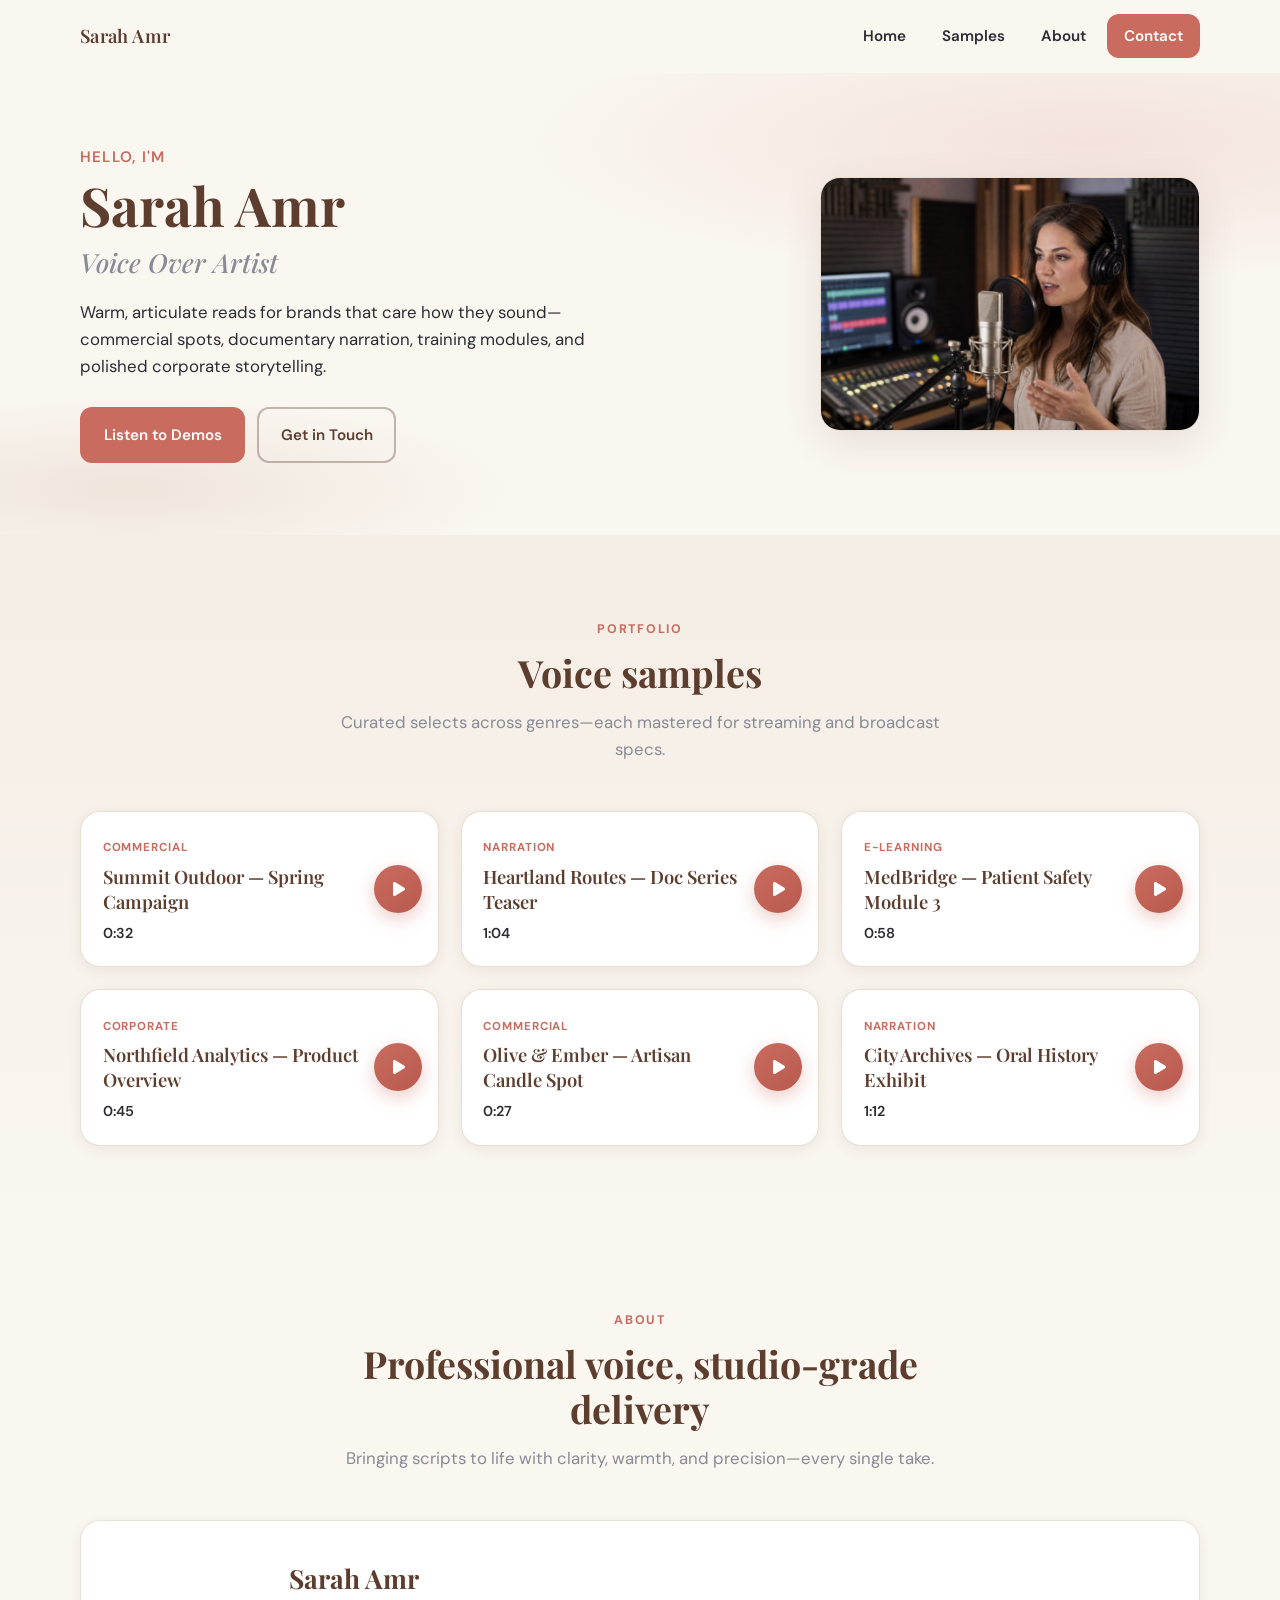
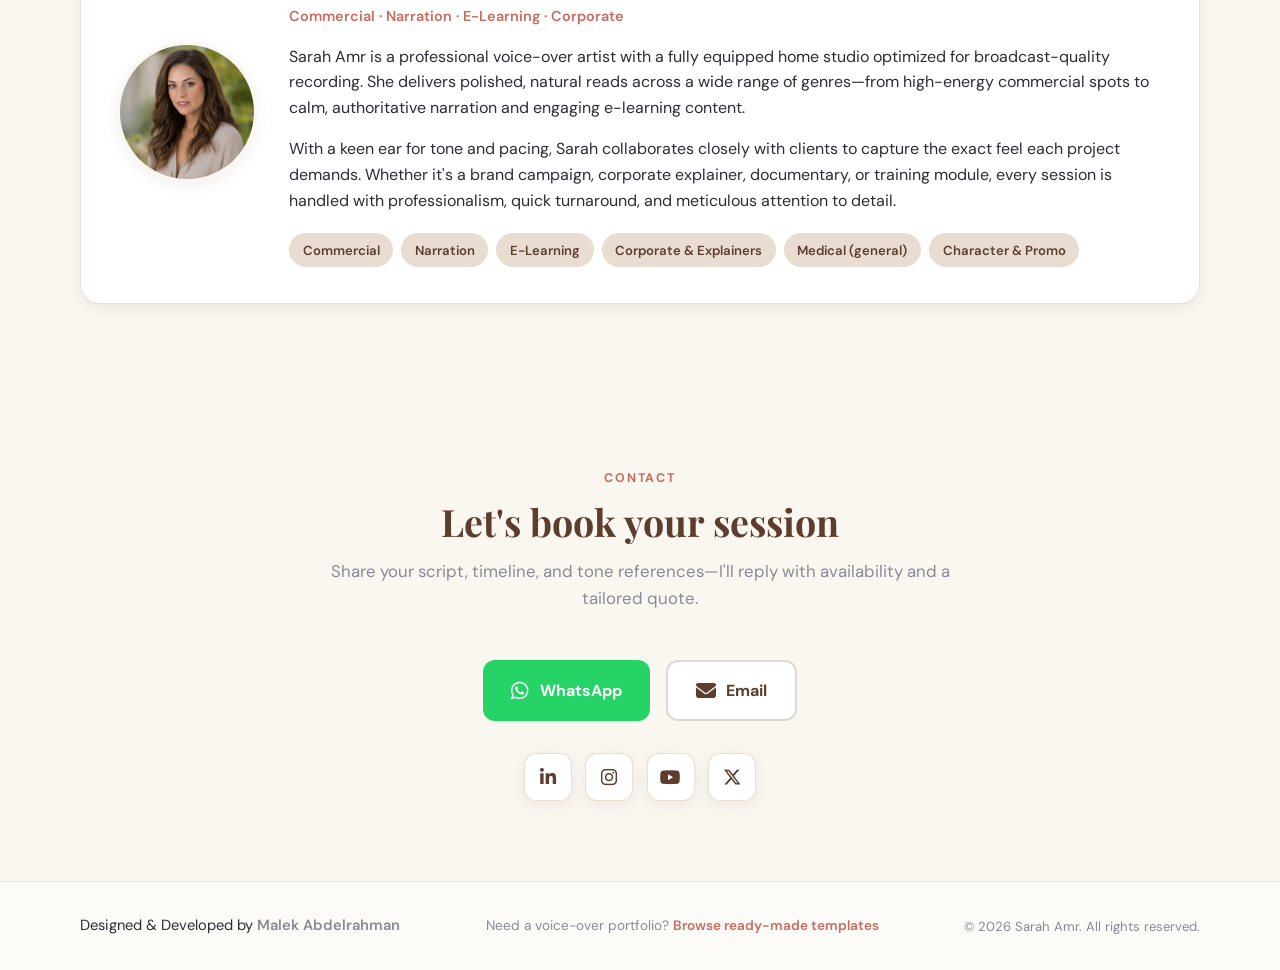
<file: templates/standard-1/index.html>
<!DOCTYPE html>
<html lang="en">
<head>
  <meta charset="UTF-8">
  <meta name="viewport" content="width=device-width, initial-scale=1.0">
  <title>Sarah Amr — Voice Over Artist</title>
  <link rel="icon" href="data:image/svg+xml,<svg xmlns='http://www.w3.org/2000/svg' viewBox='0 0 100 100'><text y='.9em' font-size='90'>🎙️</text></svg>">
  <meta name="description" content="Sarah Amr — Professional voice-over artist for commercials, narration, e-learning, and corporate projects.">
  <link rel="preconnect" href="https://fonts.googleapis.com">
  <link rel="preconnect" href="https://fonts.gstatic.com" crossorigin>
  <link href="https://fonts.googleapis.com/css2?family=DM+Sans:ital,opsz,wght@0,9..40,400..700;1,9..40,400..700&family=Playfair+Display:ital,wght@0,400..900;1,400..900&display=swap" rel="stylesheet">
  <link rel="stylesheet" href="https://cdnjs.cloudflare.com/ajax/libs/font-awesome/6.5.1/css/all.min.css" crossorigin="anonymous" referrerpolicy="no-referrer">
  <link rel="stylesheet" href="style.css">
</head>
<body>
  <header class="site-header" id="site-header">
    <div class="header-inner container">
      <a href="#hero" class="logo">Sarah Amr</a>
      <button type="button" class="nav-toggle" aria-expanded="false" aria-controls="primary-nav" aria-label="Open menu">
        <span class="nav-toggle-bar"></span>
        <span class="nav-toggle-bar"></span>
        <span class="nav-toggle-bar"></span>
      </button>
      <nav id="primary-nav" class="primary-nav" aria-label="Primary">
        <ul class="nav-list">
          <li><a href="#hero">Home</a></li>
          <li><a href="#samples">Samples</a></li>
          <li><a href="#about">About</a></li>
          <li><a href="#contact" class="nav-cta">Contact</a></li>
        </ul>
      </nav>
    </div>
  </header>

  <div class="nav-overlay" id="navOverlay" aria-hidden="true"></div>

  <audio id="demoAudio" preload="auto"></audio>

  <main>
    <section id="hero" class="hero">
      <div class="hero-bg"></div>
      <div class="container hero-grid">
        <div class="hero-content animate-in">
          <p class="hero-greeting">Hello, I'm</p>
          <h1 class="hero-name">Sarah Amr</h1>
          <p class="hero-title">Voice Over Artist</p>
          <p class="hero-subtitle">
            Warm, articulate reads for brands that care how they sound—commercial spots,
            documentary narration, training modules, and polished corporate storytelling.
          </p>
          <div class="hero-actions">
            <a href="#samples" class="btn btn-primary">Listen to Demos</a>
            <a href="#contact" class="btn btn-outline">Get in Touch</a>
          </div>
        </div>
        <div class="hero-visual animate-in animate-delay-1">
          <img class="hero-image" src="Sarah Amr at Studio.png" alt="Sarah Amr recording in the studio">
        </div>
      </div>
    </section>

    <section id="samples" class="samples section section-alt">
      <div class="container">
        <header class="section-header animate-in">
          <span class="section-eyebrow">Portfolio</span>
          <h2 class="section-title">Voice samples</h2>
          <p class="section-lead">
            Curated selects across genres—each mastered for streaming and broadcast specs.
          </p>
        </header>
        <div class="samples-grid">
          <article class="sample-card animate-in">
            <span class="sample-category">Commercial</span>
            <h3 class="sample-title">Summit Outdoor — Spring Campaign</h3>
            <p class="sample-meta"><span class="sample-duration">0:32</span></p>
            <button type="button" class="sample-play" data-src="../Voice Samples Female/Ad-CuppaSoup.wav" aria-label="Play demo: Summit Outdoor">
              <i class="fa-solid fa-play" aria-hidden="true"></i>
            </button>
          </article>
          <article class="sample-card animate-in animate-delay-1">
            <span class="sample-category">Narration</span>
            <h3 class="sample-title">Heartland Routes — Doc Series Teaser</h3>
            <p class="sample-meta"><span class="sample-duration">1:04</span></p>
            <button type="button" class="sample-play" data-src="../Voice Samples Female/Amazon_Eastwood_EMA3_Radio_30_Aug20.mp3" aria-label="Play demo: Heartland Routes">
              <i class="fa-solid fa-play" aria-hidden="true"></i>
            </button>
          </article>
          <article class="sample-card animate-in animate-delay-2">
            <span class="sample-category">E-Learning</span>
            <h3 class="sample-title">MedBridge — Patient Safety Module 3</h3>
            <p class="sample-meta"><span class="sample-duration">0:58</span></p>
            <button type="button" class="sample-play" data-src="../Voice Samples Female/AS_MemoryWalk_Midlands_30_May25.mp3" aria-label="Play demo: MedBridge">
              <i class="fa-solid fa-play" aria-hidden="true"></i>
            </button>
          </article>
          <article class="sample-card animate-in animate-delay-3">
            <span class="sample-category">Corporate</span>
            <h3 class="sample-title">Northfield Analytics — Product Overview</h3>
            <p class="sample-meta"><span class="sample-duration">0:45</span></p>
            <button type="button" class="sample-play" data-src="../Voice Samples Female/e-learningexample.mp3" aria-label="Play demo: Northfield Analytics">
              <i class="fa-solid fa-play" aria-hidden="true"></i>
            </button>
          </article>
          <article class="sample-card animate-in">
            <span class="sample-category">Commercial</span>
            <h3 class="sample-title">Olive &amp; Ember — Artisan Candle Spot</h3>
            <p class="sample-meta"><span class="sample-duration">0:27</span></p>
            <button type="button" class="sample-play" data-src="../Voice Samples Female/LB-Donna-ad-6b.mp3" aria-label="Play demo: Olive and Ember">
              <i class="fa-solid fa-play" aria-hidden="true"></i>
            </button>
          </article>
          <article class="sample-card animate-in animate-delay-1">
            <span class="sample-category">Narration</span>
            <h3 class="sample-title">City Archives — Oral History Exhibit</h3>
            <p class="sample-meta"><span class="sample-duration">1:12</span></p>
            <button type="button" class="sample-play" data-src="../Voice Samples Female/ToeZone_EasyFit_30_Aug20.mp3" aria-label="Play demo: City Archives">
              <i class="fa-solid fa-play" aria-hidden="true"></i>
            </button>
          </article>
        </div>
      </div>
    </section>

    <section id="about" class="about section">
      <div class="container">
        <header class="section-header animate-in">
          <span class="section-eyebrow">About</span>
          <h2 class="section-title">Professional voice, studio-grade delivery</h2>
          <p class="section-lead">
            Bringing scripts to life with clarity, warmth, and precision—every single take.
          </p>
        </header>
        <div class="about-card animate-in animate-delay-1">
          <div class="about-avatar">
            <img src="Salma Amr Profile.png" alt="Sarah Amr — Voice Over Artist">
          </div>
          <div class="about-body">
            <h3 class="about-name">Sarah Amr</h3>
            <p class="about-role">Commercial · Narration · E-Learning · Corporate</p>
            <p class="about-text">
              Sarah Amr is a professional voice-over artist with a fully equipped home studio
              optimized for broadcast-quality recording. She delivers polished, natural reads
              across a wide range of genres—from high-energy commercial spots to calm,
              authoritative narration and engaging e-learning content.
            </p>
            <p class="about-text">
              With a keen ear for tone and pacing, Sarah collaborates closely with clients
              to capture the exact feel each project demands. Whether it's a brand campaign,
              corporate explainer, documentary, or training module, every session is handled
              with professionalism, quick turnaround, and meticulous attention to detail.
            </p>
            <ul class="about-tags">
              <li>Commercial</li>
              <li>Narration</li>
              <li>E-Learning</li>
              <li>Corporate &amp; Explainers</li>
              <li>Medical (general)</li>
              <li>Character &amp; Promo</li>
            </ul>
          </div>
        </div>
      </div>
    </section>

    <section id="contact" class="contact section">
      <div class="container">
        <header class="section-header animate-in">
          <span class="section-eyebrow">Contact</span>
          <h2 class="section-title">Let's book your session</h2>
          <p class="section-lead">
            Share your script, timeline, and tone references—I'll reply with availability and a tailored quote.
          </p>
        </header>
        <div class="contact-actions animate-in animate-delay-1">
          <a href="https://wa.me/201006399425" class="contact-btn contact-btn-whatsapp" target="_blank" rel="noopener noreferrer">
            <i class="fa-brands fa-whatsapp" aria-hidden="true"></i>
            WhatsApp
          </a>
          <a href="mailto:malek345abdelrhman@gmail.com" class="contact-btn contact-btn-email">
            <i class="fa-solid fa-envelope" aria-hidden="true"></i>
            Email
          </a>
        </div>
        <nav class="social-nav animate-in animate-delay-2" aria-label="Social links">
          <a href="#" class="social-link" aria-label="LinkedIn (placeholder)"><i class="fa-brands fa-linkedin-in" aria-hidden="true"></i></a>
          <a href="#" class="social-link" aria-label="Instagram (placeholder)"><i class="fa-brands fa-instagram" aria-hidden="true"></i></a>
          <a href="#" class="social-link" aria-label="YouTube (placeholder)"><i class="fa-brands fa-youtube" aria-hidden="true"></i></a>
          <a href="#" class="social-link" aria-label="X / Twitter (placeholder)"><i class="fa-brands fa-x-twitter" aria-hidden="true"></i></a>
        </nav>
      </div>
    </section>
  </main>

  <footer class="site-footer">
    <div class="container footer-inner">
      <p class="footer-credit">
        Designed &amp; Developed by <a href="https://malek-abdelrahman-hassan.github.io/" target="_blank" rel="noopener noreferrer">Malek Abdelrahman</a>
      </p>
      <p class="footer-templates">
        Need a voice-over portfolio? <a href="https://voice-over-artist.github.io/templates/" target="_blank" rel="noopener noreferrer">Browse ready-made templates</a>
      </p>
      <p class="footer-copy">&copy; 2026 Sarah Amr. All rights reserved.</p>
    </div>
  </footer>

  <script>
    (function () {
      var header = document.getElementById('site-header');
      var toggle = document.querySelector('.nav-toggle');
      var nav = document.getElementById('primary-nav');
      var overlay = document.getElementById('navOverlay');
      if (!toggle || !nav) return;

      function setNavOpen(open) {
        nav.classList.toggle('is-open', open);
        toggle.setAttribute('aria-expanded', open ? 'true' : 'false');
        toggle.setAttribute('aria-label', open ? 'Close menu' : 'Open menu');
        document.body.classList.toggle('nav-open', open);
        if (overlay) overlay.classList.toggle('active', open);
      }

      toggle.addEventListener('click', function () {
        setNavOpen(!nav.classList.contains('is-open'));
      });

      nav.querySelectorAll('a').forEach(function (link) {
        link.addEventListener('click', function () {
          setNavOpen(false);
        });
      });

      if (overlay) {
        overlay.addEventListener('click', function () {
          setNavOpen(false);
        });
      }

      document.addEventListener('keydown', function (event) {
        if (event.key === 'Escape') setNavOpen(false);
      });

      function onScroll() {
        if (!header) return;
        header.classList.toggle('is-scrolled', window.scrollY > 12);
      }

      window.addEventListener('scroll', onScroll, { passive: true });
      onScroll();

      var audio = document.getElementById('demoAudio');
      var activeBtn = null;

      document.querySelectorAll('.sample-play').forEach(function (btn) {
        btn.addEventListener('click', function () {
          var icon = btn.querySelector('i');
          var src = btn.getAttribute('data-src');

          if (activeBtn && activeBtn !== btn) {
            var prevIcon = activeBtn.querySelector('i');
            prevIcon.classList.remove('fa-pause');
            prevIcon.classList.add('fa-play');
            activeBtn.classList.remove('is-playing');
          }

          if (activeBtn === btn && !audio.paused) {
            audio.pause();
            icon.classList.remove('fa-pause');
            icon.classList.add('fa-play');
            btn.classList.remove('is-playing');
            activeBtn = null;
          } else {
            audio.src = src;
            audio.currentTime = 0;
            audio.play();
            icon.classList.remove('fa-play');
            icon.classList.add('fa-pause');
            btn.classList.add('is-playing');
            activeBtn = btn;
          }
        });
      });

      audio.addEventListener('ended', function () {
        if (activeBtn) {
          var icon = activeBtn.querySelector('i');
          icon.classList.remove('fa-pause');
          icon.classList.add('fa-play');
          activeBtn.classList.remove('is-playing');
          activeBtn = null;
        }
      });

      var themeMap = {
        'warm-terracotta': { bg: '#faf6f0', primary: '#c96b5e', dark: '#5c3d2e', soft: '#e8ddd0', text: '#2c2c34', muted: '#8a8a96', line: 'rgba(0,0,0,0.08)', surface: '#ffffff' },
        'ocean-blue': { bg: '#f7f9fc', primary: '#4a90d9', dark: '#1a3a5c', soft: '#e8f0fa', text: '#1e2a3a', muted: '#6b7d8e', line: 'rgba(26,58,92,0.12)', surface: '#ffffff' },
        'forest-green': { bg: '#f5f7f2', primary: '#7ba68a', dark: '#2d5a3d', soft: '#e8f0e6', text: '#2c3330', muted: '#6b7a70', line: 'rgba(45,90,61,0.14)', surface: '#ffffff' },
        'royal-purple': { bg: '#f8f5fc', primary: '#8b6aae', dark: '#4a2d6b', soft: '#ede5f7', text: '#2c2838', muted: '#7a7088', line: 'rgba(74,45,107,0.14)', surface: '#ffffff' },
        'golden-elegance': { bg: '#fffdf7', primary: '#b8860b', dark: '#2c2c2c', soft: '#f5e6c8', text: '#2c2c2c', muted: '#7a7570', line: 'rgba(44,44,44,0.08)', surface: '#ffffff' },
        'coral-pink': { bg: '#fff8f6', primary: '#e07060', dark: '#8b3a3a', soft: '#fce4e0', text: '#2c2428', muted: '#8a7a7e', line: 'rgba(44,36,40,0.09)', surface: '#ffffff' },
        'slate-blue': { bg: '#f5f6fa', primary: '#6b7fa0', dark: '#2e3a52', soft: '#dde1ee', text: '#1e2232', muted: '#667084', line: 'rgba(46,58,82,0.12)', surface: '#ffffff' },
        'rose-gold': { bg: '#fdf7f5', primary: '#c27858', dark: '#5a2e22', soft: '#f2e0d6', text: '#2c2420', muted: '#8a6f66', line: 'rgba(90,46,34,0.12)', surface: '#ffffff' },
        'deep-emerald': { bg: '#f5faf7', primary: '#2e8b6a', dark: '#1a3a2e', soft: '#d2ece2', text: '#1a2e24', muted: '#6b7a74', line: 'rgba(26,58,46,0.12)', surface: '#ffffff' },
        'midnight-navy': { bg: '#f5f7fa', primary: '#3d6fa5', dark: '#1c3050', soft: '#dde6f2', text: '#1e2a3a', muted: '#5f6b7a', line: 'rgba(28,48,80,0.12)', surface: '#ffffff' },
        'dark-charcoal': { bg: '#1a1a22', primary: '#c96b5e', dark: '#e8c4b8', soft: '#2a2a35', text: '#e8e8ec', muted: '#9a9aaa', line: 'rgba(255,255,255,0.08)', surface: '#242430', isDark: true },
        'dark-midnight': { bg: '#0f1623', primary: '#5b9bd5', dark: '#a8c8e8', soft: '#1a2435', text: '#dce4f0', muted: '#8a9ab0', line: 'rgba(255,255,255,0.08)', surface: '#172030', isDark: true }
      };

      function hexToRgb(hex) {
        var r = parseInt(hex.slice(1,3),16), g = parseInt(hex.slice(3,5),16), b = parseInt(hex.slice(5,7),16);
        return r+','+g+','+b;
      }
      function darkenHex(hex, amt) {
        var r = Math.max(0,parseInt(hex.slice(1,3),16)-amt);
        var g = Math.max(0,parseInt(hex.slice(3,5),16)-amt);
        var b = Math.max(0,parseInt(hex.slice(5,7),16)-amt);
        return '#'+('0'+r.toString(16)).slice(-2)+('0'+g.toString(16)).slice(-2)+('0'+b.toString(16)).slice(-2);
      }

      function applyTheme(theme) {
        var root = document.documentElement;
        var set = function (name, value) { root.style.setProperty(name, value); };
        var surf = theme.surface || '#ffffff';

        set('--cream', theme.bg); set('--terracotta', theme.primary); set('--brown', theme.dark);
        set('--sand', theme.soft); set('--text', theme.text); set('--text-muted', theme.muted);
        set('--white', surf);
        set('--bg', theme.bg); set('--surface', surf); set('--navy', theme.dark);
        set('--sky', theme.primary); set('--mist', theme.soft); set('--border', theme.line);
        set('--deep-green', theme.dark); set('--sage', theme.primary);
        set('--light-sage', theme.soft); set('--border-soft', theme.line);
        set('--lavender-white', theme.bg); set('--deep-purple', theme.dark);
        set('--soft-violet', theme.primary); set('--light-lavender', theme.soft);
        set('--gold', theme.primary); set('--gold-deep', theme.dark);
        set('--gold-soft', theme.soft); set('--champagne', theme.soft);
        set('--bg-soft', theme.bg); set('--line', theme.line); set('--line-gold', theme.line);
        set('--charcoal', theme.text); set('--muted', theme.muted);
        set('--canvas', theme.bg); set('--coral', theme.primary);
        set('--coral-deep', theme.dark); set('--coral-soft', theme.soft);
        set('--blush', theme.soft); set('--blush-deep', theme.soft); set('--rose-dark', theme.dark);

        var heroGrad = 'linear-gradient(145deg, '+theme.bg+' 0%, '+theme.soft+' 42%, '+theme.bg+' 100%)';
        var accentGrad = 'linear-gradient(120deg, '+theme.dark+' 0%, '+theme.primary+' 52%, '+theme.soft+' 100%)';
        var btnGrad = 'linear-gradient(135deg, '+theme.dark+' 0%, '+theme.primary+' 55%, '+theme.soft+' 100%)';
        set('--gradient-hero', heroGrad); set('--gradient-accent', accentGrad); set('--gradient-btn', btnGrad);
        set('--shadow-sm', '0 4px 14px rgba('+hexToRgb(theme.dark)+',0.08)');
        set('--shadow-md', '0 12px 40px rgba('+hexToRgb(theme.dark)+',0.12)');
        set('--shadow-soft', 'rgba('+hexToRgb(theme.dark)+',0.08)');
        set('--shadow-hover', 'rgba('+hexToRgb(theme.primary)+',0.22)');
        set('--gold-soft', 'rgba('+hexToRgb(theme.primary)+',0.22)');
        set('--coral-soft', 'rgba('+hexToRgb(theme.primary)+',0.22)');

        var pr = hexToRgb(theme.primary), dr = hexToRgb(theme.dark), sr = hexToRgb(theme.soft);
        var br = hexToRgb(theme.bg), srf = hexToRgb(surf);
        var hv = darkenHex(theme.primary, 20);

        var css = [
          '.site-header{background:rgba('+br+',0.82)!important}',
          '.site-header.is-scrolled{background:rgba('+srf+',0.94)!important;border-bottom-color:rgba('+sr+',0.85)!important;box-shadow:0 4px 14px rgba('+dr+',0.08)!important}',
          '.primary-nav{background:rgba('+br+',0.98)!important;border-left-color:rgba('+sr+',0.85)!important;box-shadow:0 0 40px rgba('+dr+',0.12)!important}',
          '.logo:focus-visible,.nav-list a:focus-visible,.nav-toggle:focus-visible{outline-color:rgba('+pr+',0.75)!important}',
          '.nav-toggle:hover{background:rgba('+pr+',0.18)!important}',
          '.nav-list a:hover{background:rgba('+sr+',0.65)!important;border-color:rgba('+pr+',0.22)!important}',
          '.nav-list a.nav-cta{background:linear-gradient(135deg,'+hv+','+theme.dark+')!important;border-color:rgba('+pr+',0.55)!important;color:#fff!important}',
          '.nav-list a.nav-cta:hover{background:linear-gradient(135deg,'+hv+','+theme.dark+')!important;border-color:rgba('+pr+',0.75)!important;box-shadow:0 4px 16px rgba('+dr+',0.18)!important}',
          '.btn-primary,.btn-gradient,.btn-gold{background:linear-gradient(135deg,'+hv+','+theme.primary+')!important;color:#fff!important;box-shadow:0 10px 26px rgba('+pr+',0.35)!important}',
          '.btn-primary:hover,.btn-gradient:hover,.btn-gold:hover{box-shadow:0 14px 34px rgba('+pr+',0.42)!important}',
          '.btn-outline,.btn-soft,.btn-ghost,.btn-gold-outline{border-color:rgba('+dr+',0.35)!important}',
          '.btn-outline:hover,.btn-soft:hover,.btn-ghost:hover,.btn-gold-outline:hover{background:rgba('+sr+',0.55)!important;border-color:rgba('+pr+',0.65)!important}',
          '.hero-bg::after,.hero-gradient{background:radial-gradient(ellipse 80% 55% at 85% 15%,rgba('+pr+',0.14),transparent 55%),radial-gradient(ellipse 60% 40% at 10% 90%,rgba('+sr+',0.65),transparent 50%)!important}',
          '.hero-grid-lines{background-image:linear-gradient(to right,rgba('+pr+',0.06) 1px,transparent 1px),linear-gradient(to bottom,rgba('+pr+',0.06) 1px,transparent 1px)!important}',
          '.hero-image{border-color:rgba('+pr+',0.28)!important}',
          '.hero-sparkles{background:radial-gradient(circle at 30% 70%,rgba('+pr+',0.09),transparent 60%),radial-gradient(circle at 80% 20%,rgba('+pr+',0.06),transparent 50%)!important}',
          '.hero-name{-webkit-text-fill-color:'+theme.dark+'!important;background:none!important;color:'+theme.dark+'!important}',
          '.section-alt,.section-soft{background:linear-gradient(180deg,rgba('+sr+',0.35) 0%,'+theme.bg+' 100%)!important}',
          '.about-card,.about-shell{border-color:rgba('+sr+',0.85)!important}',
          '.about-card:hover,.about-shell:hover{box-shadow:0 12px 40px rgba('+dr+',0.12)!important;border-color:rgba('+pr+',0.28)!important}',
          '.about-avatar{border-color:rgba('+pr+',0.45)!important;box-shadow:0 8px 24px rgba('+dr+',0.22)!important}',
          '.about-stat-card{background:linear-gradient(160deg,rgba('+sr+',0.65),rgba('+pr+',0.18))!important}',
          '.about-stat-card::before{background:linear-gradient(135deg,rgba('+pr+',0.15),transparent 60%)!important}',
          '.about-meta,.about-mini-stats{border-color:rgba('+pr+',0.35)!important}',
          '.about-tags li{border-color:rgba('+pr+',0.14)!important}',
          '.sample-card,.demo-strip{border-color:rgba('+sr+',0.95)!important}',
          '.sample-card:hover,.demo-strip:hover{box-shadow:0 12px 40px rgba('+dr+',0.11)!important;border-color:rgba('+pr+',0.28)!important}',
          '.sample-play,.demo-play{background:linear-gradient(135deg,'+hv+','+theme.primary+')!important;box-shadow:0 6px 18px rgba('+pr+',0.35)!important}',
          '.sample-play:hover,.demo-play:hover{box-shadow:0 10px 28px rgba('+pr+',0.42)!important}',
          '.sample-play.is-playing{box-shadow:0 6px 18px rgba('+dr+',0.32)!important}',
          '.sample-badge,.sample-category,.video-tag{border-color:rgba('+pr+',0.45)!important}',
          '.sample-footer{border-top-color:rgba('+pr+',0.45)!important}',
          '.sample-card{border-left-color:rgba('+pr+',0.85)!important}',
          '.demo-icon{border-color:rgba('+pr+',0.22)!important}',
          '.client-logo,.client-tile{border-color:rgba('+pr+',0.22)!important;background:linear-gradient(135deg,rgba('+srf+',0.98),rgba('+sr+',0.92))!important}',
          '.client-logo:hover,.client-tile:hover{border-color:rgba('+dr+',0.35)!important;box-shadow:0 4px 12px rgba('+dr+',0.1)!important}',
          '.testimonial-card{background:linear-gradient(135deg,rgba('+srf+',1),rgba('+sr+',0.92))!important;border-color:rgba('+pr+',0.28)!important}',
          '.testimonial-card:hover{box-shadow:0 12px 40px rgba('+dr+',0.11)!important}',
          '.quote-mark,.quote-icon{color:rgba('+pr+',0.35)!important;border-color:rgba('+pr+',0.42)!important}',
          '.quote-deco{background:linear-gradient(135deg,rgba('+pr+',0.65),rgba('+dr+',0.88))!important;-webkit-background-clip:text!important}',
          '.contact-card{border-color:rgba('+sr+',0.85)!important}',
          '.contact-card:hover{border-color:rgba('+pr+',0.35)!important;box-shadow:0 12px 40px rgba('+dr+',0.12)!important}',
          '.contact-card-icon{border-color:rgba('+pr+',0.18)!important}',
          '.contact-card-email .contact-card-icon{background:rgba('+pr+',0.12)!important}',
          '.contact-btn-email{border-color:rgba('+pr+',0.55)!important}',
          '.contact-btn-email:hover{background:rgba('+sr+',0.55)!important}',
          '.contact-panel{background:linear-gradient(135deg,rgba('+srf+',1),rgba('+sr+',0.82))!important;border-color:rgba('+pr+',0.35)!important}',
          '.social-link{background:rgba('+srf+',0.88)!important;border-color:rgba('+pr+',0.35)!important}',
          '.social-link:hover{border-color:rgba('+dr+',0.35)!important}',
          '.tag{background:rgba('+sr+',0.95)!important;border-color:rgba('+dr+',0.35)!important}',
          '.tag:hover{box-shadow:0 2px 8px rgba('+dr+',0.1)!important}',
          '.tag-cloud li{background:rgba('+sr+',0.78)!important;border-color:rgba('+pr+',0.45)!important}',
          '.lang-badge{background:rgba('+sr+',0.95)!important;border-color:rgba('+pr+',0.35)!important}',
          '.kicker-dot{box-shadow:0 0 0 4px rgba('+pr+',0.22)!important}',
          '.service-card,.studio-card{border-color:rgba('+sr+',0.85)!important}',
          '.service-card:hover,.studio-card:hover{border-color:rgba('+pr+',0.45)!important}',
          '.service-icon,.studio-icon{background:radial-gradient(circle at 30% 30%,rgba('+srf+',1),rgba('+sr+',0.85))!important;border-color:rgba('+pr+',0.42)!important}',
          '.title-accent-line{background:linear-gradient(90deg,'+theme.primary+',rgba('+pr+',0.15))!important}',
          '.site-footer{background:rgba('+srf+',0.55)!important;border-top-color:rgba('+sr+',0.95)!important}',
          '.blob-1,.blob-2,.blob-3{background:radial-gradient(circle,rgba('+pr+',0.55),rgba('+sr+',0.35))!important}'
        ].join('\n');

        if (theme.isDark) {
          css += '\n' + [
            'body{background:'+theme.bg+'!important;color:'+theme.text+'!important}',
            'h1,h2,h3,h4,h5,h6,.hero-name,.hero-greeting,.section-title,.section-subtitle,.about-name,.about-role,.testimonial-author,.service-title,.studio-title{color:'+theme.text+'!important;-webkit-text-fill-color:'+theme.text+'!important}',
            '.hero-name{background:none!important;-webkit-text-fill-color:'+theme.dark+'!important;color:'+theme.dark+'!important}',
            'p,li,span,.hero-title,.hero-lead,.hero-subtitle,.about-text,.about-bio,.testimonial-text,.service-desc,.studio-desc{color:'+theme.text+'!important}',
            '.hero-greeting,.hero-subtitle{color:'+theme.muted+'!important}',
            '.site-header{background:rgba('+hexToRgb(theme.bg)+',0.92)!important}',
            '.site-header.is-scrolled{background:rgba('+srf+',0.96)!important}',
            '.primary-nav{background:rgba('+srf+',0.98)!important}',
            '.nav-list a{color:'+theme.text+'!important}',
            '.about-card,.about-shell,.sample-card,.demo-strip,.contact-card,.testimonial-card,.service-card,.studio-card{background:'+surf+'!important;color:'+theme.text+'!important}',
            '.btn-outline,.btn-soft,.btn-ghost,.btn-gold-outline{color:'+theme.text+'!important;background:rgba('+srf+',0.65)!important}',
            '.social-link{background:'+surf+'!important;color:'+theme.text+'!important}',
            '.tag,.tag-cloud li,.lang-badge{background:'+surf+'!important;color:'+theme.text+'!important}',
            '.site-footer{background:rgba('+srf+',0.75)!important;color:'+theme.text+'!important}',
            '.site-footer a{color:'+theme.primary+'!important}',
            '.quote-mark,.quote-icon{color:rgba('+pr+',0.55)!important}',
            '.about-stat-card{background:'+surf+'!important;color:'+theme.text+'!important}',
            '.client-logo,.client-tile{background:'+surf+'!important}',
            '.contact-panel{background:'+surf+'!important;color:'+theme.text+'!important}',
            '.contact-card-icon{color:'+theme.primary+'!important}',
            '.section-alt,.section-soft{background:linear-gradient(180deg,rgba('+sr+',0.5) 0%,'+theme.bg+' 100%)!important}',
            '.hero,.hero-bg{background:'+theme.bg+'!important}',
            '.sample-label,.sample-type,.demo-label,.demo-type{color:'+theme.text+'!important}',
            'input,textarea{background:'+surf+'!important;color:'+theme.text+'!important;border-color:rgba('+pr+',0.3)!important}'
          ].join('\n');
        }

        var existing = document.getElementById('theme-override-styles');
        if (existing) existing.remove();
        var style = document.createElement('style');
        style.id = 'theme-override-styles';
        style.textContent = css;
        document.head.appendChild(style);
      }

      var themeKey = new URLSearchParams(window.location.search).get('theme');
      if (themeKey && themeMap[themeKey]) {
        applyTheme(themeMap[themeKey]);
      }
    })();
  </script>
</body>
</html>
</file>
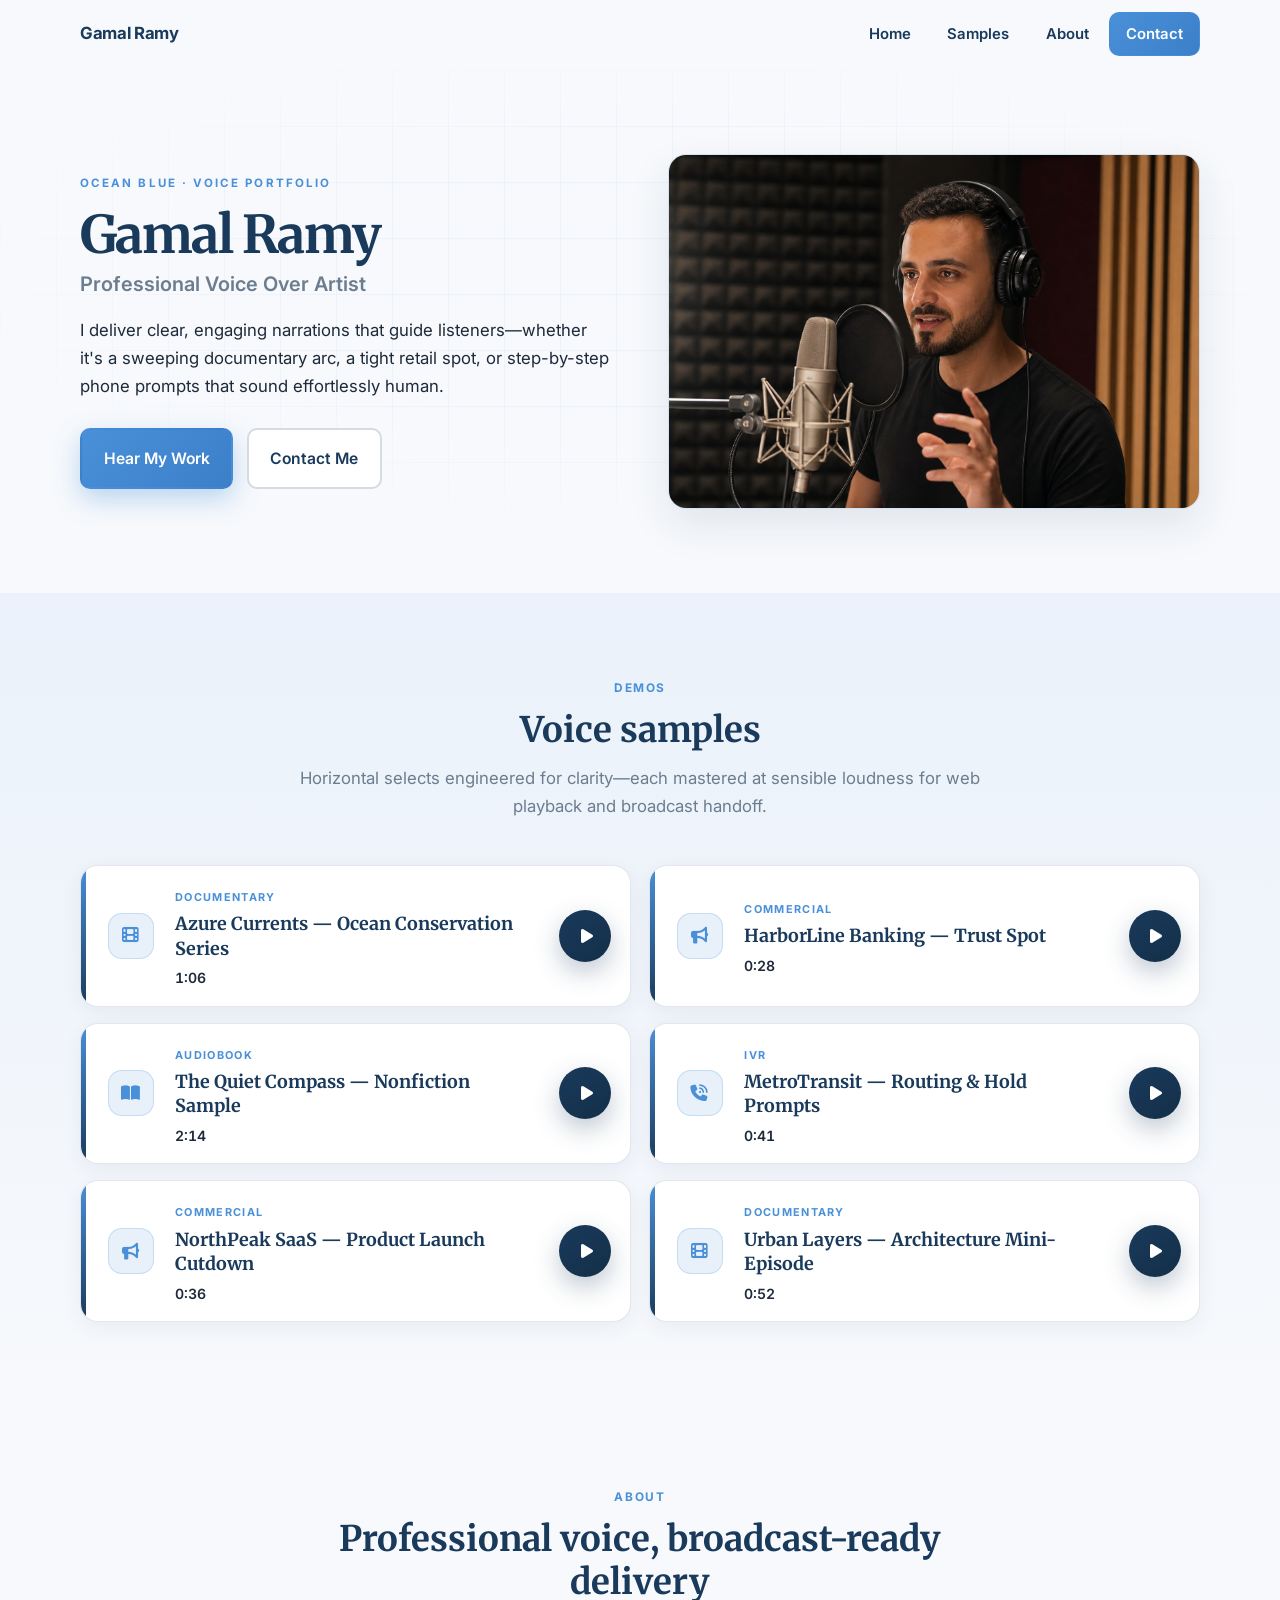
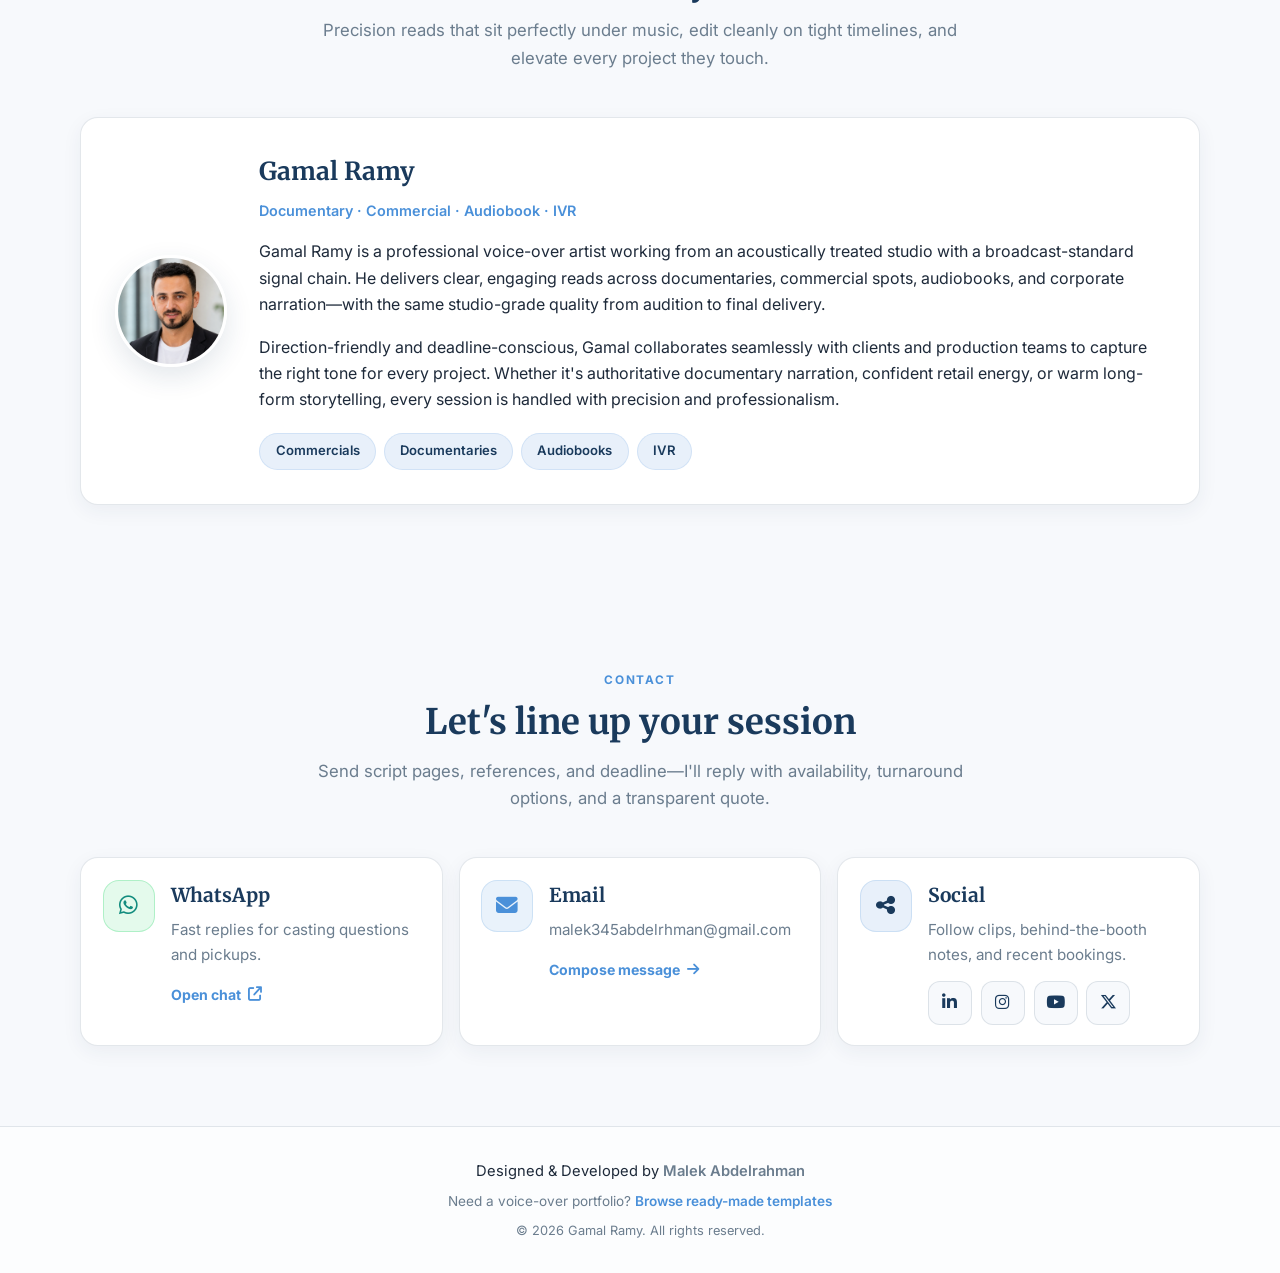
<file: templates/standard-2/index.html>
<!DOCTYPE html>
<html lang="en">
<head>
  <meta charset="UTF-8">
  <meta name="viewport" content="width=device-width, initial-scale=1.0">
  <title>Gamal Ramy — Professional Voice Over Artist</title>
  <link rel="icon" href="data:image/svg+xml,<svg xmlns='http://www.w3.org/2000/svg' viewBox='0 0 100 100'><text y='.9em' font-size='90'>🎙️</text></svg>">
  <meta name="description" content="Gamal Ramy — Professional voice-over artist for documentaries, commercials, audiobooks, and corporate projects.">
  <link rel="preconnect" href="https://fonts.googleapis.com">
  <link rel="preconnect" href="https://fonts.gstatic.com" crossorigin>
  <link href="https://fonts.googleapis.com/css2?family=Inter:wght@400;500;600;700&family=Merriweather:ital,wght@0,600;0,700;1,600&display=swap" rel="stylesheet">
  <link rel="stylesheet" href="https://cdnjs.cloudflare.com/ajax/libs/font-awesome/6.5.1/css/all.min.css" crossorigin="anonymous" referrerpolicy="no-referrer">
  <link rel="stylesheet" href="style.css">
</head>
<body>
  <header class="site-header" id="site-header">
    <div class="header-inner container">
      <a href="#hero" class="logo">Gamal Ramy</a>
      <button type="button" class="nav-toggle" aria-expanded="false" aria-controls="primary-nav" aria-label="Open menu">
        <span class="nav-toggle-bar"></span>
        <span class="nav-toggle-bar"></span>
        <span class="nav-toggle-bar"></span>
      </button>
      <nav id="primary-nav" class="primary-nav" aria-label="Primary">
        <ul class="nav-list">
          <li><a href="#hero">Home</a></li>
          <li><a href="#samples">Samples</a></li>
          <li><a href="#about">About</a></li>
          <li><a href="#contact" class="nav-cta">Contact</a></li>
        </ul>
      </nav>
    </div>
  </header>

  <div class="nav-overlay" id="navOverlay" aria-hidden="true"></div>

  <audio id="demoAudio" preload="auto"></audio>

  <main>
    <section id="hero" class="hero">
      <div class="hero-grid-lines" aria-hidden="true"></div>
      <div class="container hero-layout">
        <div class="hero-copy">
          <p class="hero-kicker">Ocean Blue · Voice Portfolio</p>
          <h1 class="hero-name">Gamal Ramy</h1>
          <p class="hero-title">Professional Voice Over Artist</p>
          <p class="hero-subtitle">
            I deliver clear, engaging narrations that guide listeners—whether it's a sweeping documentary arc,
            a tight retail spot, or step-by-step phone prompts that sound effortlessly human.
          </p>
          <div class="hero-actions">
            <a href="#samples" class="btn btn-primary">Hear My Work</a>
            <a href="#contact" class="btn btn-outline">Contact Me</a>
          </div>
        </div>
        <div class="hero-visual">
          <img class="hero-image" src="Gamal Ramy studio.png" alt="Gamal Ramy recording in the studio">
        </div>
      </div>
    </section>

    <section id="samples" class="samples section section-alt">
      <div class="container">
        <header class="section-header">
          <span class="section-eyebrow">Demos</span>
          <h2 class="section-title">Voice samples</h2>
          <p class="section-lead">
            Horizontal selects engineered for clarity—each mastered at sensible loudness for web playback and broadcast handoff.
          </p>
        </header>
        <div class="samples-board">
          <article class="demo-strip">
            <div class="demo-strip-accent" aria-hidden="true"></div>
            <div class="demo-strip-main">
              <span class="demo-icon" aria-hidden="true"><i class="fa-solid fa-film"></i></span>
              <div class="demo-copy">
                <span class="demo-category">Documentary</span>
                <h3 class="demo-title">Azure Currents — Ocean Conservation Series</h3>
                <p class="demo-meta"><span class="demo-duration">1:06</span></p>
              </div>
            </div>
            <button type="button" class="demo-play" data-src="../Voice Samples Male/Tony-Collins-Fogarty-Corporate-Voiceovers-2020.mp3" aria-label="Play demo: Azure Currents">
              <i class="fa-solid fa-play" aria-hidden="true"></i>
            </button>
          </article>
          <article class="demo-strip">
            <div class="demo-strip-accent" aria-hidden="true"></div>
            <div class="demo-strip-main">
              <span class="demo-icon" aria-hidden="true"><i class="fa-solid fa-bullhorn"></i></span>
              <div class="demo-copy">
                <span class="demo-category">Commercial</span>
                <h3 class="demo-title">HarborLine Banking — Trust Spot</h3>
                <p class="demo-meta"><span class="demo-duration">0:28</span></p>
              </div>
            </div>
            <button type="button" class="demo-play" data-src="../Voice Samples Male/Tony-Collins-Fogarty-Drama-Monologue.mp3" aria-label="Play demo: HarborLine Banking">
              <i class="fa-solid fa-play" aria-hidden="true"></i>
            </button>
          </article>
          <article class="demo-strip">
            <div class="demo-strip-accent" aria-hidden="true"></div>
            <div class="demo-strip-main">
              <span class="demo-icon" aria-hidden="true"><i class="fa-solid fa-book-open"></i></span>
              <div class="demo-copy">
                <span class="demo-category">Audiobook</span>
                <h3 class="demo-title">The Quiet Compass — Nonfiction Sample</h3>
                <p class="demo-meta"><span class="demo-duration">2:14</span></p>
              </div>
            </div>
            <button type="button" class="demo-play" data-src="../Voice Samples Male/Tony-Collins-Fogarty-Dubbing-Demo-2023.mp3" aria-label="Play demo: The Quiet Compass">
              <i class="fa-solid fa-play" aria-hidden="true"></i>
            </button>
          </article>
          <article class="demo-strip">
            <div class="demo-strip-accent" aria-hidden="true"></div>
            <div class="demo-strip-main">
              <span class="demo-icon" aria-hidden="true"><i class="fa-solid fa-phone-volume"></i></span>
              <div class="demo-copy">
                <span class="demo-category">IVR</span>
                <h3 class="demo-title">MetroTransit — Routing &amp; Hold Prompts</h3>
                <p class="demo-meta"><span class="demo-duration">0:41</span></p>
              </div>
            </div>
            <button type="button" class="demo-play" data-src="../Voice Samples Male/Tony-Collins-Fogarty-ELearning-Voiceovers-2020.mp3" aria-label="Play demo: MetroTransit IVR">
              <i class="fa-solid fa-play" aria-hidden="true"></i>
            </button>
          </article>
          <article class="demo-strip">
            <div class="demo-strip-accent" aria-hidden="true"></div>
            <div class="demo-strip-main">
              <span class="demo-icon" aria-hidden="true"><i class="fa-solid fa-bullhorn"></i></span>
              <div class="demo-copy">
                <span class="demo-category">Commercial</span>
                <h3 class="demo-title">NorthPeak SaaS — Product Launch Cutdown</h3>
                <p class="demo-meta"><span class="demo-duration">0:36</span></p>
              </div>
            </div>
            <button type="button" class="demo-play" data-src="../Voice Samples Male/Tony-Collins-Fogarty-Heritage-Audio-Guides-Voiceovers.mp3" aria-label="Play demo: NorthPeak SaaS">
              <i class="fa-solid fa-play" aria-hidden="true"></i>
            </button>
          </article>
          <article class="demo-strip">
            <div class="demo-strip-accent" aria-hidden="true"></div>
            <div class="demo-strip-main">
              <span class="demo-icon" aria-hidden="true"><i class="fa-solid fa-film"></i></span>
              <div class="demo-copy">
                <span class="demo-category">Documentary</span>
                <h3 class="demo-title">Urban Layers — Architecture Mini-Episode</h3>
                <p class="demo-meta"><span class="demo-duration">0:52</span></p>
              </div>
            </div>
            <button type="button" class="demo-play" data-src="../Voice Samples Male/Tony-Collins-Fogarty-IVR-On-Hold-Voiceovers-2020.mp3" aria-label="Play demo: Urban Layers">
              <i class="fa-solid fa-play" aria-hidden="true"></i>
            </button>
          </article>
        </div>
      </div>
    </section>

    <section id="about" class="about section">
      <div class="container">
        <header class="section-header">
          <span class="section-eyebrow">About</span>
          <h2 class="section-title">Professional voice, broadcast-ready delivery</h2>
          <p class="section-lead">
            Precision reads that sit perfectly under music, edit cleanly on tight timelines, and elevate every project they touch.
          </p>
        </header>
        <div class="about-shell">
          <div class="about-avatar">
            <img src="Gamal Ramy profile.png" alt="Gamal Ramy — Voice Over Artist">
          </div>
          <div class="about-body">
            <h3 class="about-name">Gamal Ramy</h3>
            <p class="about-role">Documentary · Commercial · Audiobook · IVR</p>
            <p class="about-text">
              Gamal Ramy is a professional voice-over artist working from an acoustically treated
              studio with a broadcast-standard signal chain. He delivers clear, engaging reads
              across documentaries, commercial spots, audiobooks, and corporate narration—with
              the same studio-grade quality from audition to final delivery.
            </p>
            <p class="about-text">
              Direction-friendly and deadline-conscious, Gamal collaborates seamlessly with clients
              and production teams to capture the right tone for every project. Whether it's
              authoritative documentary narration, confident retail energy, or warm long-form
              storytelling, every session is handled with precision and professionalism.
            </p>
            <ul class="about-tags" aria-label="Specializations">
              <li>Commercials</li>
              <li>Documentaries</li>
              <li>Audiobooks</li>
              <li>IVR</li>
            </ul>
          </div>
        </div>
      </div>
    </section>

    <section id="contact" class="contact section">
      <div class="container">
        <header class="section-header">
          <span class="section-eyebrow">Contact</span>
          <h2 class="section-title">Let's line up your session</h2>
          <p class="section-lead">
            Send script pages, references, and deadline—I'll reply with availability, turnaround options, and a transparent quote.
          </p>
        </header>
        <div class="contact-cards">
          <a href="https://wa.me/201006399425" class="contact-card contact-card-whatsapp" target="_blank" rel="noopener noreferrer">
            <span class="contact-card-icon" aria-hidden="true"><i class="fa-brands fa-whatsapp"></i></span>
            <div class="contact-card-body">
              <h3 class="contact-card-title">WhatsApp</h3>
              <p class="contact-card-text">Fast replies for casting questions and pickups.</p>
              <span class="contact-card-cta">Open chat <i class="fa-solid fa-arrow-up-right-from-square" aria-hidden="true"></i></span>
            </div>
          </a>
          <a href="mailto:malek345abdelrhman@gmail.com" class="contact-card contact-card-email">
            <span class="contact-card-icon" aria-hidden="true"><i class="fa-solid fa-envelope"></i></span>
            <div class="contact-card-body">
              <h3 class="contact-card-title">Email</h3>
              <p class="contact-card-text">malek345abdelrhman@gmail.com</p>
              <span class="contact-card-cta">Compose message <i class="fa-solid fa-arrow-right" aria-hidden="true"></i></span>
            </div>
          </a>
          <div class="contact-card contact-card-social">
            <span class="contact-card-icon contact-card-icon-muted" aria-hidden="true"><i class="fa-solid fa-share-nodes"></i></span>
            <div class="contact-card-body">
              <h3 class="contact-card-title">Social</h3>
              <p class="contact-card-text">Follow clips, behind-the-booth notes, and recent bookings.</p>
              <nav class="social-row" aria-label="Social links">
                <a href="#" class="social-pill" aria-label="LinkedIn (placeholder)"><i class="fa-brands fa-linkedin-in" aria-hidden="true"></i></a>
                <a href="#" class="social-pill" aria-label="Instagram (placeholder)"><i class="fa-brands fa-instagram" aria-hidden="true"></i></a>
                <a href="#" class="social-pill" aria-label="YouTube (placeholder)"><i class="fa-brands fa-youtube" aria-hidden="true"></i></a>
                <a href="#" class="social-pill" aria-label="X / Twitter (placeholder)"><i class="fa-brands fa-x-twitter" aria-hidden="true"></i></a>
              </nav>
            </div>
          </div>
        </div>
      </div>
    </section>
  </main>

  <footer class="site-footer">
    <div class="container footer-inner">
      <p class="footer-credit">
        Designed &amp; Developed by <a href="https://malek-abdelrahman-hassan.github.io/" target="_blank" rel="noopener noreferrer">Malek Abdelrahman</a>
      </p>
      <p class="footer-templates">
        Need a voice-over portfolio? <a href="https://voice-over-artist.github.io/templates/" target="_blank" rel="noopener noreferrer">Browse ready-made templates</a>
      </p>
      <p class="footer-copy">&copy; 2026 Gamal Ramy. All rights reserved.</p>
    </div>
  </footer>

  <script>
    (function () {
      var header = document.getElementById('site-header');
      var toggle = document.querySelector('.nav-toggle');
      var nav = document.getElementById('primary-nav');
      var overlay = document.getElementById('navOverlay');
      if (!toggle || !nav) return;

      function setNavOpen(open) {
        nav.classList.toggle('is-open', open);
        toggle.setAttribute('aria-expanded', open ? 'true' : 'false');
        toggle.setAttribute('aria-label', open ? 'Close menu' : 'Open menu');
        document.body.classList.toggle('nav-open', open);
        if (overlay) overlay.classList.toggle('active', open);
      }

      toggle.addEventListener('click', function () {
        setNavOpen(!nav.classList.contains('is-open'));
      });

      nav.querySelectorAll('a').forEach(function (link) {
        link.addEventListener('click', function () {
          setNavOpen(false);
        });
      });

      if (overlay) {
        overlay.addEventListener('click', function () {
          setNavOpen(false);
        });
      }

      document.addEventListener('keydown', function (event) {
        if (event.key === 'Escape') setNavOpen(false);
      });

      function onScroll() {
        if (!header) return;
        header.classList.toggle('is-scrolled', window.scrollY > 12);
      }

      window.addEventListener('scroll', onScroll, { passive: true });
      onScroll();

      var audio = document.getElementById('demoAudio');
      var activeBtn = null;

      document.querySelectorAll('.demo-play').forEach(function (btn) {
        btn.addEventListener('click', function () {
          var icon = btn.querySelector('i');
          var src = btn.getAttribute('data-src');

          if (activeBtn && activeBtn !== btn) {
            var prevIcon = activeBtn.querySelector('i');
            prevIcon.classList.remove('fa-pause');
            prevIcon.classList.add('fa-play');
            activeBtn.classList.remove('is-playing');
          }

          if (activeBtn === btn && !audio.paused) {
            audio.pause();
            icon.classList.remove('fa-pause');
            icon.classList.add('fa-play');
            btn.classList.remove('is-playing');
            activeBtn = null;
          } else {
            audio.src = src;
            audio.currentTime = 0;
            audio.play();
            icon.classList.remove('fa-play');
            icon.classList.add('fa-pause');
            btn.classList.add('is-playing');
            activeBtn = btn;
          }
        });
      });

      audio.addEventListener('ended', function () {
        if (activeBtn) {
          var icon = activeBtn.querySelector('i');
          icon.classList.remove('fa-pause');
          icon.classList.add('fa-play');
          activeBtn.classList.remove('is-playing');
          activeBtn = null;
        }
      });

      var themeMap = {
        'warm-terracotta': { bg: '#faf6f0', primary: '#c96b5e', dark: '#5c3d2e', soft: '#e8ddd0', text: '#2c2c34', muted: '#8a8a96', line: 'rgba(0,0,0,0.08)', surface: '#ffffff' },
        'ocean-blue': { bg: '#f7f9fc', primary: '#4a90d9', dark: '#1a3a5c', soft: '#e8f0fa', text: '#1e2a3a', muted: '#6b7d8e', line: 'rgba(26,58,92,0.12)', surface: '#ffffff' },
        'forest-green': { bg: '#f5f7f2', primary: '#7ba68a', dark: '#2d5a3d', soft: '#e8f0e6', text: '#2c3330', muted: '#6b7a70', line: 'rgba(45,90,61,0.14)', surface: '#ffffff' },
        'royal-purple': { bg: '#f8f5fc', primary: '#8b6aae', dark: '#4a2d6b', soft: '#ede5f7', text: '#2c2838', muted: '#7a7088', line: 'rgba(74,45,107,0.14)', surface: '#ffffff' },
        'golden-elegance': { bg: '#fffdf7', primary: '#b8860b', dark: '#2c2c2c', soft: '#f5e6c8', text: '#2c2c2c', muted: '#7a7570', line: 'rgba(44,44,44,0.08)', surface: '#ffffff' },
        'coral-pink': { bg: '#fff8f6', primary: '#e07060', dark: '#8b3a3a', soft: '#fce4e0', text: '#2c2428', muted: '#8a7a7e', line: 'rgba(44,36,40,0.09)', surface: '#ffffff' },
        'slate-blue': { bg: '#f5f6fa', primary: '#6b7fa0', dark: '#2e3a52', soft: '#dde1ee', text: '#1e2232', muted: '#667084', line: 'rgba(46,58,82,0.12)', surface: '#ffffff' },
        'rose-gold': { bg: '#fdf7f5', primary: '#c27858', dark: '#5a2e22', soft: '#f2e0d6', text: '#2c2420', muted: '#8a6f66', line: 'rgba(90,46,34,0.12)', surface: '#ffffff' },
        'deep-emerald': { bg: '#f5faf7', primary: '#2e8b6a', dark: '#1a3a2e', soft: '#d2ece2', text: '#1a2e24', muted: '#6b7a74', line: 'rgba(26,58,46,0.12)', surface: '#ffffff' },
        'midnight-navy': { bg: '#f5f7fa', primary: '#3d6fa5', dark: '#1c3050', soft: '#dde6f2', text: '#1e2a3a', muted: '#5f6b7a', line: 'rgba(28,48,80,0.12)', surface: '#ffffff' },
        'dark-charcoal': { bg: '#1a1a22', primary: '#c96b5e', dark: '#e8c4b8', soft: '#2a2a35', text: '#e8e8ec', muted: '#9a9aaa', line: 'rgba(255,255,255,0.08)', surface: '#242430', isDark: true },
        'dark-midnight': { bg: '#0f1623', primary: '#5b9bd5', dark: '#a8c8e8', soft: '#1a2435', text: '#dce4f0', muted: '#8a9ab0', line: 'rgba(255,255,255,0.08)', surface: '#172030', isDark: true }
      };

      function hexToRgb(hex) {
        var r = parseInt(hex.slice(1,3),16), g = parseInt(hex.slice(3,5),16), b = parseInt(hex.slice(5,7),16);
        return r+','+g+','+b;
      }
      function darkenHex(hex, amt) {
        var r = Math.max(0,parseInt(hex.slice(1,3),16)-amt);
        var g = Math.max(0,parseInt(hex.slice(3,5),16)-amt);
        var b = Math.max(0,parseInt(hex.slice(5,7),16)-amt);
        return '#'+('0'+r.toString(16)).slice(-2)+('0'+g.toString(16)).slice(-2)+('0'+b.toString(16)).slice(-2);
      }

      function applyTheme(theme) {
        var root = document.documentElement;
        var set = function (name, value) { root.style.setProperty(name, value); };
        var surf = theme.surface || '#ffffff';

        set('--cream', theme.bg); set('--terracotta', theme.primary); set('--brown', theme.dark);
        set('--sand', theme.soft); set('--text', theme.text); set('--text-muted', theme.muted);
        set('--white', surf);
        set('--bg', theme.bg); set('--surface', surf); set('--navy', theme.dark);
        set('--sky', theme.primary); set('--mist', theme.soft); set('--border', theme.line);
        set('--deep-green', theme.dark); set('--sage', theme.primary);
        set('--light-sage', theme.soft); set('--border-soft', theme.line);
        set('--lavender-white', theme.bg); set('--deep-purple', theme.dark);
        set('--soft-violet', theme.primary); set('--light-lavender', theme.soft);
        set('--gold', theme.primary); set('--gold-deep', theme.dark);
        set('--gold-soft', theme.soft); set('--champagne', theme.soft);
        set('--bg-soft', theme.bg); set('--line', theme.line); set('--line-gold', theme.line);
        set('--charcoal', theme.text); set('--muted', theme.muted);
        set('--canvas', theme.bg); set('--coral', theme.primary);
        set('--coral-deep', theme.dark); set('--coral-soft', theme.soft);
        set('--blush', theme.soft); set('--blush-deep', theme.soft); set('--rose-dark', theme.dark);

        var heroGrad = 'linear-gradient(145deg, '+theme.bg+' 0%, '+theme.soft+' 42%, '+theme.bg+' 100%)';
        var accentGrad = 'linear-gradient(120deg, '+theme.dark+' 0%, '+theme.primary+' 52%, '+theme.soft+' 100%)';
        var btnGrad = 'linear-gradient(135deg, '+theme.dark+' 0%, '+theme.primary+' 55%, '+theme.soft+' 100%)';
        set('--gradient-hero', heroGrad); set('--gradient-accent', accentGrad); set('--gradient-btn', btnGrad);
        set('--shadow-sm', '0 4px 14px rgba('+hexToRgb(theme.dark)+',0.08)');
        set('--shadow-md', '0 12px 40px rgba('+hexToRgb(theme.dark)+',0.12)');
        set('--shadow-soft', 'rgba('+hexToRgb(theme.dark)+',0.08)');
        set('--shadow-hover', 'rgba('+hexToRgb(theme.primary)+',0.22)');
        set('--gold-soft', 'rgba('+hexToRgb(theme.primary)+',0.22)');
        set('--coral-soft', 'rgba('+hexToRgb(theme.primary)+',0.22)');

        var pr = hexToRgb(theme.primary), dr = hexToRgb(theme.dark), sr = hexToRgb(theme.soft);
        var br = hexToRgb(theme.bg), srf = hexToRgb(surf);
        var hv = darkenHex(theme.primary, 20);

        var css = [
          '.site-header{background:rgba('+br+',0.82)!important}',
          '.site-header.is-scrolled{background:rgba('+srf+',0.94)!important;border-bottom-color:rgba('+sr+',0.85)!important;box-shadow:0 4px 14px rgba('+dr+',0.08)!important}',
          '.primary-nav{background:rgba('+br+',0.98)!important;border-left-color:rgba('+sr+',0.85)!important;box-shadow:0 0 40px rgba('+dr+',0.12)!important}',
          '.logo:focus-visible,.nav-list a:focus-visible,.nav-toggle:focus-visible{outline-color:rgba('+pr+',0.75)!important}',
          '.nav-toggle:hover{background:rgba('+pr+',0.18)!important}',
          '.nav-list a:hover{background:rgba('+sr+',0.65)!important;border-color:rgba('+pr+',0.22)!important}',
          '.nav-list a.nav-cta{background:linear-gradient(135deg,'+hv+','+theme.dark+')!important;border-color:rgba('+pr+',0.55)!important;color:#fff!important}',
          '.nav-list a.nav-cta:hover{background:linear-gradient(135deg,'+hv+','+theme.dark+')!important;border-color:rgba('+pr+',0.75)!important;box-shadow:0 4px 16px rgba('+dr+',0.18)!important}',
          '.btn-primary,.btn-gradient,.btn-gold{background:linear-gradient(135deg,'+hv+','+theme.primary+')!important;color:#fff!important;box-shadow:0 10px 26px rgba('+pr+',0.35)!important}',
          '.btn-primary:hover,.btn-gradient:hover,.btn-gold:hover{box-shadow:0 14px 34px rgba('+pr+',0.42)!important}',
          '.btn-outline,.btn-soft,.btn-ghost,.btn-gold-outline{border-color:rgba('+dr+',0.35)!important}',
          '.btn-outline:hover,.btn-soft:hover,.btn-ghost:hover,.btn-gold-outline:hover{background:rgba('+sr+',0.55)!important;border-color:rgba('+pr+',0.65)!important}',
          '.hero-bg::after,.hero-gradient{background:radial-gradient(ellipse 80% 55% at 85% 15%,rgba('+pr+',0.14),transparent 55%),radial-gradient(ellipse 60% 40% at 10% 90%,rgba('+sr+',0.65),transparent 50%)!important}',
          '.hero-grid-lines{background-image:linear-gradient(to right,rgba('+pr+',0.06) 1px,transparent 1px),linear-gradient(to bottom,rgba('+pr+',0.06) 1px,transparent 1px)!important}',
          '.hero-image{border-color:rgba('+pr+',0.28)!important}',
          '.hero-sparkles{background:radial-gradient(circle at 30% 70%,rgba('+pr+',0.09),transparent 60%),radial-gradient(circle at 80% 20%,rgba('+pr+',0.06),transparent 50%)!important}',
          '.hero-name{-webkit-text-fill-color:'+theme.dark+'!important;background:none!important;color:'+theme.dark+'!important}',
          '.section-alt,.section-soft{background:linear-gradient(180deg,rgba('+sr+',0.35) 0%,'+theme.bg+' 100%)!important}',
          '.about-card,.about-shell{border-color:rgba('+sr+',0.85)!important}',
          '.about-card:hover,.about-shell:hover{box-shadow:0 12px 40px rgba('+dr+',0.12)!important;border-color:rgba('+pr+',0.28)!important}',
          '.about-avatar{border-color:rgba('+pr+',0.45)!important;box-shadow:0 8px 24px rgba('+dr+',0.22)!important}',
          '.about-stat-card{background:linear-gradient(160deg,rgba('+sr+',0.65),rgba('+pr+',0.18))!important}',
          '.about-stat-card::before{background:linear-gradient(135deg,rgba('+pr+',0.15),transparent 60%)!important}',
          '.about-meta,.about-mini-stats{border-color:rgba('+pr+',0.35)!important}',
          '.about-tags li{border-color:rgba('+pr+',0.14)!important}',
          '.sample-card,.demo-strip{border-color:rgba('+sr+',0.95)!important}',
          '.sample-card:hover,.demo-strip:hover{box-shadow:0 12px 40px rgba('+dr+',0.11)!important;border-color:rgba('+pr+',0.28)!important}',
          '.sample-play,.demo-play{background:linear-gradient(135deg,'+hv+','+theme.primary+')!important;box-shadow:0 6px 18px rgba('+pr+',0.35)!important}',
          '.sample-play:hover,.demo-play:hover{box-shadow:0 10px 28px rgba('+pr+',0.42)!important}',
          '.sample-play.is-playing{box-shadow:0 6px 18px rgba('+dr+',0.32)!important}',
          '.sample-badge,.sample-category,.video-tag{border-color:rgba('+pr+',0.45)!important}',
          '.sample-footer{border-top-color:rgba('+pr+',0.45)!important}',
          '.sample-card{border-left-color:rgba('+pr+',0.85)!important}',
          '.demo-icon{border-color:rgba('+pr+',0.22)!important}',
          '.client-logo,.client-tile{border-color:rgba('+pr+',0.22)!important;background:linear-gradient(135deg,rgba('+srf+',0.98),rgba('+sr+',0.92))!important}',
          '.client-logo:hover,.client-tile:hover{border-color:rgba('+dr+',0.35)!important;box-shadow:0 4px 12px rgba('+dr+',0.1)!important}',
          '.testimonial-card{background:linear-gradient(135deg,rgba('+srf+',1),rgba('+sr+',0.92))!important;border-color:rgba('+pr+',0.28)!important}',
          '.testimonial-card:hover{box-shadow:0 12px 40px rgba('+dr+',0.11)!important}',
          '.quote-mark,.quote-icon{color:rgba('+pr+',0.35)!important;border-color:rgba('+pr+',0.42)!important}',
          '.quote-deco{background:linear-gradient(135deg,rgba('+pr+',0.65),rgba('+dr+',0.88))!important;-webkit-background-clip:text!important}',
          '.contact-card{border-color:rgba('+sr+',0.85)!important}',
          '.contact-card:hover{border-color:rgba('+pr+',0.35)!important;box-shadow:0 12px 40px rgba('+dr+',0.12)!important}',
          '.contact-card-icon{border-color:rgba('+pr+',0.18)!important}',
          '.contact-card-email .contact-card-icon{background:rgba('+pr+',0.12)!important}',
          '.contact-btn-email{border-color:rgba('+pr+',0.55)!important}',
          '.contact-btn-email:hover{background:rgba('+sr+',0.55)!important}',
          '.contact-panel{background:linear-gradient(135deg,rgba('+srf+',1),rgba('+sr+',0.82))!important;border-color:rgba('+pr+',0.35)!important}',
          '.social-link{background:rgba('+srf+',0.88)!important;border-color:rgba('+pr+',0.35)!important}',
          '.social-link:hover{border-color:rgba('+dr+',0.35)!important}',
          '.tag{background:rgba('+sr+',0.95)!important;border-color:rgba('+dr+',0.35)!important}',
          '.tag:hover{box-shadow:0 2px 8px rgba('+dr+',0.1)!important}',
          '.tag-cloud li{background:rgba('+sr+',0.78)!important;border-color:rgba('+pr+',0.45)!important}',
          '.lang-badge{background:rgba('+sr+',0.95)!important;border-color:rgba('+pr+',0.35)!important}',
          '.kicker-dot{box-shadow:0 0 0 4px rgba('+pr+',0.22)!important}',
          '.service-card,.studio-card{border-color:rgba('+sr+',0.85)!important}',
          '.service-card:hover,.studio-card:hover{border-color:rgba('+pr+',0.45)!important}',
          '.service-icon,.studio-icon{background:radial-gradient(circle at 30% 30%,rgba('+srf+',1),rgba('+sr+',0.85))!important;border-color:rgba('+pr+',0.42)!important}',
          '.title-accent-line{background:linear-gradient(90deg,'+theme.primary+',rgba('+pr+',0.15))!important}',
          '.site-footer{background:rgba('+srf+',0.55)!important;border-top-color:rgba('+sr+',0.95)!important}',
          '.blob-1,.blob-2,.blob-3{background:radial-gradient(circle,rgba('+pr+',0.55),rgba('+sr+',0.35))!important}'
        ].join('\n');

        if (theme.isDark) {
          css += '\n' + [
            'body{background:'+theme.bg+'!important;color:'+theme.text+'!important}',
            'h1,h2,h3,h4,h5,h6,.hero-name,.hero-greeting,.section-title,.section-subtitle,.about-name,.about-role,.testimonial-author,.service-title,.studio-title{color:'+theme.text+'!important;-webkit-text-fill-color:'+theme.text+'!important}',
            '.hero-name{background:none!important;-webkit-text-fill-color:'+theme.dark+'!important;color:'+theme.dark+'!important}',
            'p,li,span,.hero-title,.hero-lead,.hero-subtitle,.about-text,.about-bio,.testimonial-text,.service-desc,.studio-desc{color:'+theme.text+'!important}',
            '.hero-greeting,.hero-subtitle{color:'+theme.muted+'!important}',
            '.site-header{background:rgba('+hexToRgb(theme.bg)+',0.92)!important}',
            '.site-header.is-scrolled{background:rgba('+srf+',0.96)!important}',
            '.primary-nav{background:rgba('+srf+',0.98)!important}',
            '.nav-list a{color:'+theme.text+'!important}',
            '.about-card,.about-shell,.sample-card,.demo-strip,.contact-card,.testimonial-card,.service-card,.studio-card{background:'+surf+'!important;color:'+theme.text+'!important}',
            '.btn-outline,.btn-soft,.btn-ghost,.btn-gold-outline{color:'+theme.text+'!important;background:rgba('+srf+',0.65)!important}',
            '.social-link{background:'+surf+'!important;color:'+theme.text+'!important}',
            '.tag,.tag-cloud li,.lang-badge{background:'+surf+'!important;color:'+theme.text+'!important}',
            '.site-footer{background:rgba('+srf+',0.75)!important;color:'+theme.text+'!important}',
            '.site-footer a{color:'+theme.primary+'!important}',
            '.quote-mark,.quote-icon{color:rgba('+pr+',0.55)!important}',
            '.about-stat-card{background:'+surf+'!important;color:'+theme.text+'!important}',
            '.client-logo,.client-tile{background:'+surf+'!important}',
            '.contact-panel{background:'+surf+'!important;color:'+theme.text+'!important}',
            '.contact-card-icon{color:'+theme.primary+'!important}',
            '.section-alt,.section-soft{background:linear-gradient(180deg,rgba('+sr+',0.5) 0%,'+theme.bg+' 100%)!important}',
            '.hero,.hero-bg{background:'+theme.bg+'!important}',
            '.sample-label,.sample-type,.demo-label,.demo-type{color:'+theme.text+'!important}',
            'input,textarea{background:'+surf+'!important;color:'+theme.text+'!important;border-color:rgba('+pr+',0.3)!important}'
          ].join('\n');
        }

        var existing = document.getElementById('theme-override-styles');
        if (existing) existing.remove();
        var style = document.createElement('style');
        style.id = 'theme-override-styles';
        style.textContent = css;
        document.head.appendChild(style);
      }

      var themeKey = new URLSearchParams(window.location.search).get('theme');
      if (themeKey && themeMap[themeKey]) {
        applyTheme(themeMap[themeKey]);
      }
    })();
  </script>
</body>
</html>
</file>
<file: css/styles.css>
/* ===================================================
   Voice-Over Portfolio Pricing
   Light / Warm / Inviting theme for creative clients
   =================================================== */

:root {
    --white: #ffffff;
    --cream: #faf8f5;
    --sand: #f3efe9;
    --warm-gray: #f0ece6;
    --text: #2c2c34;
    --text-mid: #555562;
    --text-light: #8a8a96;
    --accent: #c96b5e;
    --accent-soft: #d4877c;
    --accent-bg: rgba(201, 107, 94, .08);
    --accent-bg-strong: rgba(201, 107, 94, .14);
    --plum: #5b3f6a;
    --plum-soft: rgba(91, 63, 106, .08);
    --green-check: #5a9e6f;
    --whatsapp: #25d366;
    --border: rgba(0,0,0,.07);
    --border-strong: rgba(0,0,0,.12);
    --shadow-sm: 0 1px 3px rgba(0,0,0,.04), 0 1px 2px rgba(0,0,0,.06);
    --shadow-md: 0 4px 16px rgba(0,0,0,.06), 0 1px 3px rgba(0,0,0,.04);
    --shadow-lg: 0 10px 40px rgba(0,0,0,.08);
    --shadow-hover: 0 12px 48px rgba(0,0,0,.12);
    --font-heading: 'Playfair Display', Georgia, serif;
    --font-body: 'DM Sans', system-ui, sans-serif;
    --font-ar: 'Cairo', sans-serif;
    --radius: 12px;
    --radius-lg: 20px;
    --radius-pill: 50px;
    --transition: .3s ease;
    --container: 1140px;
    --nav-h: 72px;
    --promo-h: 54px;
}

/* ---------- Reset ---------- */
*, *::before, *::after { box-sizing: border-box; margin: 0; padding: 0; }
html { scroll-behavior: smooth; scroll-padding-top: calc(var(--nav-h) + var(--promo-h) + 16px); }
body {
    font-family: var(--font-body);
    color: var(--text);
    background: var(--white);
    line-height: 1.65;
    -webkit-font-smoothing: antialiased;
    overflow-x: hidden;
}
body.nav-open { overflow: hidden; }
.nav-overlay {
    display: none;
    position: fixed;
    inset: 0;
    background: rgba(0, 0, 0, 0.55);
    backdrop-filter: blur(4px);
    -webkit-backdrop-filter: blur(4px);
    z-index: 999;
}
.nav-overlay.active { display: block; }
[dir="rtl"] body { font-family: var(--font-ar); }
[dir="rtl"] .section-title,
[dir="rtl"] .hero-title,
[dir="rtl"] .pricing-tier { font-family: var(--font-ar); }
a { text-decoration: none; color: inherit; }
ul { list-style: none; }
img { max-width: 100%; display: block; }

/* ---------- Container ---------- */
.container { width: 90%; max-width: var(--container); margin: 0 auto; }

/* ---------- Typography ---------- */
.section-title {
    font-family: var(--font-heading);
    font-size: clamp(1.7rem, 4vw, 2.5rem);
    font-weight: 700;
    color: var(--text);
    line-height: 1.25;
    margin-bottom: 10px;
}
.hero-title {
    font-family: var(--font-heading);
}

/* ---------- Buttons ---------- */
.btn {
    display: inline-flex;
    align-items: center;
    justify-content: center;
    gap: 8px;
    padding: 14px 30px;
    border-radius: var(--radius);
    font-weight: 600;
    font-size: .95rem;
    border: 2px solid transparent;
    cursor: pointer;
    transition: all var(--transition);
    white-space: nowrap;
    font-family: inherit;
}
.btn-primary {
    background: var(--accent);
    color: var(--white);
    border-color: var(--accent);
}
.btn-primary:hover {
    background: #b55d51;
    border-color: #b55d51;
    transform: translateY(-2px);
    box-shadow: 0 6px 20px rgba(201, 107, 94, .3);
}
.btn-outline-dark {
    border-color: var(--border-strong);
    color: var(--text);
    background: transparent;
}
.btn-outline-dark:hover {
    border-color: var(--accent);
    color: var(--accent);
    transform: translateY(-2px);
}
.btn-ghost {
    color: var(--text);
    border: none;
    padding: 14px 16px;
    text-decoration: underline;
    text-underline-offset: 4px;
}
.btn-ghost:hover { color: var(--accent); }
.btn-whatsapp {
    background: var(--whatsapp);
    color: var(--white);
    border-color: var(--whatsapp);
}
.btn-whatsapp:hover {
    background: #1ebe57;
    transform: translateY(-2px);
    box-shadow: 0 6px 20px rgba(37, 211, 102, .25);
}
.btn-block { width: 100%; }
.btn-lg { padding: 16px 36px; font-size: 1.05rem; }

/* ========================================
   PROMO BANNER
   ======================================== */
.promo-banner {
    position: fixed;
    top: 0; left: 0; right: 0;
    min-height: var(--promo-h);
    background: linear-gradient(135deg, #c96b5e 0%, #b55d51 50%, #a04e43 100%);
    color: #fff;
    z-index: 1002;
    display: flex;
    align-items: center;
    padding: 8px 0;
}
.promo-inner {
    display: flex;
    align-items: center;
    justify-content: center;
    gap: 24px;
    flex-wrap: nowrap;
}
.promo-text {
    display: flex;
    align-items: center;
    gap: 8px;
    font-weight: 700;
    font-size: 1rem;
    letter-spacing: .02em;
    white-space: nowrap;
}
.promo-text i {
    font-size: 1.15rem;
    animation: fire-pulse 1.5s ease-in-out infinite;
}
@keyframes fire-pulse {
    0%, 100% { transform: scale(1); opacity: 1; }
    50% { transform: scale(1.2); opacity: .8; }
}
.promo-timer {
    display: flex;
    align-items: center;
    gap: 6px;
}
.timer-block {
    display: flex;
    flex-direction: column;
    align-items: center;
    min-width: 44px;
}
.timer-num {
    background: rgba(255,255,255,.2);
    backdrop-filter: blur(4px);
    border-radius: 8px;
    padding: 5px 10px;
    font-size: 1.1rem;
    font-weight: 800;
    font-variant-numeric: tabular-nums;
    min-width: 38px;
    text-align: center;
    line-height: 1.3;
}
.timer-label {
    font-size: .6rem;
    font-weight: 600;
    text-transform: uppercase;
    letter-spacing: .06em;
    opacity: .85;
    margin-top: 2px;
}
.timer-sep {
    font-weight: 800;
    font-size: 1.1rem;
    opacity: .6;
    margin-bottom: 14px;
}

@media (max-width: 600px) {
    :root { --promo-h: 90px; }
    .promo-banner { padding: 6px 0; }
    .promo-inner { gap: 8px; flex-wrap: wrap; justify-content: center; }
    .promo-text { font-size: .82rem; white-space: normal; text-align: center; justify-content: center; width: 100%; }
    .promo-timer { gap: 4px; }
    .timer-num { font-size: .85rem; padding: 3px 6px; min-width: 28px; }
    .timer-block { min-width: 32px; }
    .timer-label { font-size: .5rem; }
    .timer-sep { font-size: .85rem; margin-bottom: 10px; }
}

/* ========================================
   NAVBAR
   ======================================== */
.navbar {
    position: fixed;
    top: var(--promo-h); left: 0; right: 0;
    height: var(--nav-h);
    background: rgba(255,255,255,.9);
    backdrop-filter: blur(16px);
    -webkit-backdrop-filter: blur(16px);
    z-index: 1000;
    border-bottom: 1px solid var(--border);
    transition: box-shadow var(--transition);
}
.navbar.scrolled { box-shadow: var(--shadow-sm); }
.nav-container {
    display: flex;
    align-items: center;
    justify-content: space-between;
    height: 100%;
}
.nav-logo {
    display: flex;
    align-items: center;
    gap: 10px;
    font-weight: 700;
    font-size: 1.1rem;
    color: var(--text);
}
.nav-logo:focus-visible {
    outline: 2px solid var(--accent);
    outline-offset: 4px;
    border-radius: 10px;
}
.nav-logo i {
    color: var(--accent);
    font-size: 1.25rem;
}
.nav-links {
    display: flex;
    align-items: center;
    gap: 32px;
}
.nav-links a {
    font-size: .9rem;
    font-weight: 500;
    color: var(--text-mid);
    transition: color var(--transition);
}
.nav-links a:hover { color: var(--accent); }
.nav-links a:focus-visible {
    outline: 2px solid var(--accent);
    outline-offset: 4px;
    border-radius: 10px;
}
.nav-cta {
    background: var(--accent) !important;
    color: var(--white) !important;
    padding: 9px 22px !important;
    border-radius: var(--radius) !important;
    font-size: .85rem !important;
}
.nav-cta:hover {
    background: #b55d51 !important;
}

.nav-actions { display: flex; align-items: center; gap: 12px; }
.lang-toggle {
    display: flex;
    align-items: center;
    gap: 6px;
    background: var(--sand);
    border: 1px solid var(--border);
    color: var(--text-mid);
    padding: 8px 16px;
    border-radius: var(--radius);
    font-weight: 600;
    font-size: .82rem;
    cursor: pointer;
    transition: all var(--transition);
    font-family: var(--font-ar);
}
.lang-toggle:hover { border-color: var(--accent); color: var(--accent); }
.lang-toggle i { font-size: .8rem; }
.lang-toggle:focus-visible {
    outline: 2px solid var(--accent);
    outline-offset: 3px;
}

.hamburger {
    display: none;
    flex-direction: column;
    align-items: center;
    justify-content: center;
    gap: 5px;
    width: 44px;
    height: 44px;
    background: var(--sand);
    border: 1px solid var(--border);
    border-radius: var(--radius);
    cursor: pointer;
    padding: 0;
    z-index: 1001;
    transition: all var(--transition);
}
.hamburger:hover { border-color: var(--accent); }
.hamburger:focus-visible {
    outline: 2px solid var(--accent);
    outline-offset: 3px;
}
.hamburger span {
    display: block;
    width: 22px; height: 2px;
    background: var(--text);
    border-radius: 2px;
    transition: all var(--transition);
}
.hamburger.active span:nth-child(1) { transform: rotate(45deg) translate(5px, 5px); }
.hamburger.active span:nth-child(2) { opacity: 0; }
.hamburger.active span:nth-child(3) { transform: rotate(-45deg) translate(5px, -5px); }

/* ========================================
   HERO
   ======================================== */
.hero {
    padding: calc(var(--nav-h) + var(--promo-h) + 60px) 0 0;
    background: linear-gradient(180deg, var(--cream) 0%, var(--white) 100%);
    position: relative;
    overflow: hidden;
}
.hero-content {
    display: grid;
    grid-template-columns: 1fr;
    gap: 40px;
    align-items: center;
    padding-bottom: 80px;
}
.hero-badge {
    display: inline-block;
    background: var(--accent-bg);
    color: var(--accent);
    padding: 8px 20px;
    border-radius: var(--radius-pill);
    font-size: .82rem;
    font-weight: 600;
    letter-spacing: .3px;
    margin-bottom: 20px;
}
.hero-title {
    font-size: clamp(2.4rem, 6vw, 3.6rem);
    font-weight: 800;
    line-height: 1.15;
    margin-bottom: 20px;
    color: var(--text);
}
.text-accent { color: var(--accent); }
.hero-subtitle {
    font-size: clamp(1rem, 2.5vw, 1.15rem);
    color: var(--text-mid);
    max-width: 520px;
    margin-bottom: 32px;
    line-height: 1.7;
}
.hero-ctas {
    display: flex;
    gap: 12px;
    flex-wrap: wrap;
}

.hero-visual {
    display: flex;
    justify-content: center;
}
.hero-collage-frame {
    position: relative;
    max-width: 480px;
    width: 100%;
    border-radius: var(--radius-lg);
    overflow: hidden;
    box-shadow:
        0 20px 60px rgba(0,0,0,.12),
        0 4px 16px rgba(201, 107, 94, .15);
    border: 3px solid var(--white);
    outline: 1px solid var(--border);
    transform: rotate(1.5deg);
    transition: transform .4s ease, box-shadow .4s ease;
}
.hero-collage-frame:hover {
    transform: rotate(0deg) scale(1.02);
    box-shadow:
        0 24px 72px rgba(0,0,0,.16),
        0 6px 20px rgba(201, 107, 94, .2);
}
.hero-collage-img {
    width: 100%;
    height: auto;
    display: block;
}
.hero-card {
    background:
        radial-gradient(140px 140px at 25% 25%, rgba(201, 107, 94, .12) 0%, rgba(201, 107, 94, 0) 60%),
        radial-gradient(180px 180px at 90% 10%, rgba(91, 63, 106, .10) 0%, rgba(91, 63, 106, 0) 55%),
        var(--white);
    border: 1px solid var(--border);
    border-radius: var(--radius-lg);
    padding: 30px 26px;
    box-shadow: var(--shadow-lg);
    max-width: 360px;
    width: 100%;
    overflow: hidden;
}
.hero-card-creative {
    display: flex;
    flex-direction: column;
    align-items: center;
    gap: 18px;
}
.hero-mic {
    position: relative;
    width: 92px;
    height: 92px;
    display: grid;
    place-items: center;
}
.mic-core {
    width: 62px;
    height: 62px;
    border-radius: 50%;
    display: grid;
    place-items: center;
    background: linear-gradient(135deg, var(--accent) 0%, #b55d51 100%);
    color: var(--white);
    box-shadow: 0 14px 34px rgba(201, 107, 94, .28);
    border: 1px solid rgba(255, 255, 255, .55);
}
.mic-core i { font-size: 1.35rem; }
.mic-ring {
    position: absolute;
    inset: 50% auto auto 50%;
    transform: translate(-50%, -50%);
    border-radius: 999px;
    border: 2px solid rgba(201, 107, 94, .28);
    opacity: .9;
    animation: micPulse 2.2s ease-out infinite;
}
.mic-ring--1 { width: 78px; height: 78px; }
.mic-ring--2 {
    width: 96px;
    height: 96px;
    animation-delay: .65s;
    opacity: .7;
    border-color: rgba(91, 63, 106, .22);
}
.hero-equalizer {
    width: 240px;
    height: 68px;
    display: flex;
    align-items: flex-end;
    justify-content: center;
    gap: 8px;
}
.eq-bar {
    width: 10px;
    height: 100%;
    border-radius: 999px;
    background: linear-gradient(180deg, rgba(201, 107, 94, .95) 0%, rgba(201, 107, 94, .22) 100%);
    transform-origin: bottom;
    transform: scaleY(.28);
    animation: eqMove 1.15s ease-in-out infinite;
}
.eq-bar:nth-child(1)  { animation-delay: -.15s; animation-duration: 1.10s; }
.eq-bar:nth-child(2)  { animation-delay: -.55s; animation-duration: 1.30s; }
.eq-bar:nth-child(3)  { animation-delay: -.35s; animation-duration: 1.05s; }
.eq-bar:nth-child(4)  { animation-delay: -.70s; animation-duration: 1.40s; }
.eq-bar:nth-child(5)  { animation-delay: -.45s; animation-duration: 1.18s; }
.eq-bar:nth-child(6)  { animation-delay: -.80s; animation-duration: 1.33s; }
.eq-bar:nth-child(7)  { animation-delay: -.25s; animation-duration: 1.08s; }
.eq-bar:nth-child(8)  { animation-delay: -.62s; animation-duration: 1.28s; }
.eq-bar:nth-child(9)  { animation-delay: -.40s; animation-duration: 1.12s; }
.eq-bar:nth-child(10) { animation-delay: -.78s; animation-duration: 1.36s; }
.eq-bar:nth-child(11) { animation-delay: -.30s; animation-duration: 1.16s; }
.eq-bar:nth-child(12) { animation-delay: -.66s; animation-duration: 1.24s; }
.hero-card-stats {
    display: flex;
    justify-content: space-between;
    text-align: center;
}
.mini-stat { display: flex; flex-direction: column; gap: 2px; }
.mini-stat-num {
    font-size: 1.4rem;
    font-weight: 800;
    color: var(--accent);
}
.mini-stat span:last-child {
    font-size: .72rem;
    color: var(--text-light);
    font-weight: 500;
}

.hero-divider {
    background: var(--white);
    color: rgba(201, 107, 94, .20);
    line-height: 0;
    margin-top: -1px;
}
.hero-divider svg { width: 100%; height: 84px; }

@keyframes micPulse {
    0% { transform: translate(-50%, -50%) scale(.92); opacity: .75; }
    60% { transform: translate(-50%, -50%) scale(1.06); opacity: .38; }
    100% { transform: translate(-50%, -50%) scale(1.12); opacity: 0; }
}
@keyframes eqMove {
    0%, 100% { transform: scaleY(.28); opacity: .75; }
    45% { transform: scaleY(1); opacity: 1; }
    72% { transform: scaleY(.48); opacity: .9; }
}

@media (prefers-reduced-motion: reduce) {
    .mic-ring,
    .eq-bar {
        animation: none !important;
    }
    .mic-ring { opacity: .45; }
    .eq-bar { transform: scaleY(.55); opacity: .9; }
}

/* ========================================
   SECTIONS — shared
   ======================================== */
.section { padding: 90px 0; }
.section-header { text-align: center; margin-bottom: 50px; }
.section-tag {
    display: inline-block;
    background: var(--accent-bg);
    color: var(--accent);
    padding: 6px 16px;
    border-radius: var(--radius-pill);
    font-size: .78rem;
    font-weight: 600;
    text-transform: uppercase;
    letter-spacing: .6px;
    margin-bottom: 14px;
}
.section-desc {
    color: var(--text-light);
    max-width: 520px;
    margin: 0 auto;
    font-size: .95rem;
}

/* alternating backgrounds */
.portfolio-section { background: var(--white); }
.pricing-section { background: var(--cream); }
.included-section { background: var(--white); }
.websections-section { background: var(--cream); }
.addons-section { background: var(--white); }
.faq-section { background: var(--cream); }
.contact-section { background: var(--white); }

/* ========================================
   PORTFOLIO
   ======================================== */
.portfolio-grid {
    display: grid;
    grid-template-columns: 1fr;
    gap: 32px;
}
.portfolio-card {
    background: var(--white);
    border: 1px solid var(--border);
    border-radius: var(--radius-lg);
    overflow: hidden;
    transition: transform var(--transition), box-shadow var(--transition);
}
.portfolio-card:hover {
    transform: translateY(-6px);
    box-shadow: var(--shadow-hover);
}
.portfolio-card[data-site-url] { cursor: pointer; }
.portfolio-card[data-site-url]:focus-visible {
    outline: 2px solid var(--accent);
    outline-offset: 3px;
}

.portfolio-preview {
    position: relative;
    height: 240px;
    overflow: hidden;
    display: flex;
    flex-direction: column;
}
.preview-noha {
    background: linear-gradient(135deg, #ecd5c8 0%, #d4b8a9 50%, #c9a898 100%);
}
.preview-salma {
    background: linear-gradient(135deg, #c8ceed 0%, #b0b8d6 50%, #a0a8c5 100%);
}

.preview-browser {
    display: flex;
    align-items: center;
    gap: 8px;
    padding: 10px 16px;
    background: rgba(255,255,255,.85);
    backdrop-filter: blur(8px);
}
.browser-dots { display: flex; gap: 5px; }
.browser-dots span {
    width: 8px; height: 8px;
    border-radius: 50%;
}
.browser-dots span:nth-child(1) { background: #ff5f57; }
.browser-dots span:nth-child(2) { background: #ffbd2e; }
.browser-dots span:nth-child(3) { background: #28c840; }
.browser-url {
    font-size: .72rem;
    color: var(--text-light);
    font-family: 'DM Sans', monospace;
    margin-left: 8px;
}
[dir="rtl"] .browser-url { margin-left: 0; margin-right: 8px; }

.preview-content {
    padding: 16px 20px;
    display: flex;
    flex-direction: column;
    gap: 12px;
}
.preview-mock-nav {
    height: 6px;
    width: 60%;
    background: rgba(255,255,255,.45);
    border-radius: 3px;
}
.preview-mock-hero { display: flex; flex-direction: column; gap: 6px; }
.preview-mock-title {
    height: 14px;
    width: 70%;
    background: rgba(255,255,255,.5);
    border-radius: 4px;
}
.preview-mock-sub {
    height: 8px;
    width: 50%;
    background: rgba(255,255,255,.35);
    border-radius: 4px;
}
.preview-mock-grid {
    display: flex;
    gap: 8px;
    margin-top: 8px;
}
.preview-mock-grid div {
    flex: 1;
    height: 45px;
    background: rgba(255,255,255,.3);
    border-radius: 6px;
}
.preview-image-wrap {
    flex: 1;
    min-height: 0;
}
.preview-image {
    width: 100%;
    height: 100%;
    object-fit: cover;
    object-position: top;
}

.portfolio-body { padding: 24px 28px 28px; }
.portfolio-top {
    display: flex;
    align-items: center;
    gap: 10px;
    flex-wrap: wrap;
    margin-bottom: 10px;
}
.portfolio-top h3 {
    font-size: 1.2rem;
    font-weight: 700;
    font-family: var(--font-heading);
}
[dir="rtl"] .portfolio-top h3 { font-family: var(--font-ar); }
.badge {
    padding: 4px 12px;
    border-radius: var(--radius-pill);
    font-size: .72rem;
    font-weight: 600;
}
.badge-accent {
    background: var(--accent-bg-strong);
    color: var(--accent);
}
.portfolio-desc {
    font-size: .9rem;
    color: var(--text-mid);
    margin-bottom: 14px;
    line-height: 1.65;
}
.portfolio-tags {
    display: flex;
    flex-wrap: wrap;
    gap: 8px;
    margin-bottom: 18px;
}
.portfolio-tags span {
    background: var(--sand);
    color: var(--text-mid);
    padding: 5px 14px;
    border-radius: var(--radius-pill);
    font-size: .78rem;
    font-weight: 500;
}
.portfolio-link {
    display: inline-flex;
    align-items: center;
    gap: 6px;
    color: var(--accent);
    font-weight: 600;
    font-size: .9rem;
    transition: gap var(--transition);
}
.portfolio-link:hover { gap: 10px; }
.portfolio-link i { font-size: .75rem; }

/* ========================================
   PRICING
   ======================================== */
.pricing-grid {
    display: grid;
    grid-template-columns: 1fr;
    gap: 24px;
    align-items: start;
}
.pricing-card {
    background: var(--white);
    border: 1px solid var(--border);
    border-radius: var(--radius-lg);
    padding: 36px 28px 28px;
    position: relative;
    transition: transform var(--transition), box-shadow var(--transition);
}
.pricing-card:hover {
    transform: translateY(-4px);
    box-shadow: var(--shadow-hover);
}

.pricing-card--featured {
    border-color: var(--accent);
    border-width: 2px;
    box-shadow: 0 8px 32px rgba(201, 107, 94, .12);
}
.featured-ribbon {
    position: absolute;
    top: -13px;
    left: 50%;
    transform: translateX(-50%);
    background: var(--accent);
    color: var(--white);
    padding: 5px 22px;
    border-radius: var(--radius-pill);
    font-size: .78rem;
    font-weight: 700;
    white-space: nowrap;
}

.pricing-head { text-align: center; margin-bottom: 28px; padding-bottom: 24px; border-bottom: 1px solid var(--border); }
.pricing-tier {
    display: block;
    font-family: var(--font-heading);
    font-size: 1.05rem;
    font-weight: 700;
    text-transform: uppercase;
    letter-spacing: 1.5px;
    color: var(--accent);
    margin-bottom: 6px;
}
.pricing-tagline {
    font-size: .88rem;
    color: var(--text-light);
    margin-bottom: 18px;
}
.pricing-price { display: flex; align-items: baseline; justify-content: center; gap: 6px; flex-wrap: wrap; }
.price-old {
    font-size: 1.1rem;
    font-weight: 600;
    color: var(--text-light);
    text-decoration: line-through;
    opacity: .6;
    margin-right: 4px;
}
.price-amount {
    font-size: 2.8rem;
    font-weight: 800;
    line-height: 1;
    color: var(--primary);
}
.price-currency {
    font-size: .95rem;
    font-weight: 600;
    color: var(--text-light);
}

.pricing-features {
    margin-bottom: 24px;
    display: flex;
    flex-direction: column;
    gap: 13px;
}
.pricing-features li {
    display: flex;
    align-items: flex-start;
    gap: 10px;
    font-size: .88rem;
    color: var(--text-mid);
    line-height: 1.5;
}
.pricing-features li i {
    color: var(--green-check);
    margin-top: 3px;
    flex-shrink: 0;
    font-size: .8rem;
}
.feature-highlight {
    font-weight: 600;
    color: var(--text) !important;
}
.feature-highlight i { color: var(--accent) !important; }

/* ========================================
   FREE / INCLUDED
   ======================================== */
.included-grid {
    display: grid;
    grid-template-columns: repeat(auto-fit, minmax(190px, 1fr));
    gap: 20px;
}
.included-item {
    display: flex;
    flex-direction: column;
    align-items: center;
    text-align: center;
    gap: 12px;
    padding: 28px 16px;
    background: var(--cream);
    border-radius: var(--radius);
    border: 1px solid var(--border);
    transition: transform var(--transition), box-shadow var(--transition);
}
.included-item:hover {
    transform: translateY(-4px);
    box-shadow: var(--shadow-md);
}
.included-icon {
    width: 48px; height: 48px;
    display: flex; align-items: center; justify-content: center;
    background: var(--accent-bg-strong);
    color: var(--accent);
    border-radius: var(--radius);
    font-size: 1.2rem;
}
.included-item > span {
    font-size: .85rem;
    color: var(--text-mid);
    font-weight: 500;
}

/* ========================================
   WEBSITE SECTIONS GRID
   ======================================== */
.websections-grid {
    display: grid;
    grid-template-columns: repeat(auto-fit, minmax(110px, 1fr));
    gap: 16px;
    max-width: 680px;
    margin: 0 auto;
}
.ws-item {
    display: flex;
    flex-direction: column;
    align-items: center;
    gap: 8px;
    padding: 22px 10px;
    background: var(--white);
    border: 1px solid var(--border);
    border-radius: var(--radius);
    transition: all var(--transition);
    text-align: center;
    cursor: default;
}
.ws-item i {
    font-size: 1.2rem;
    color: var(--accent);
}
.ws-item span {
    font-size: .78rem;
    font-weight: 600;
    color: var(--text-mid);
}
.ws-item:hover {
    border-color: var(--accent);
    box-shadow: var(--shadow-md);
    transform: translateY(-3px);
}

/* ========================================
   ADD-ONS
   ======================================== */
.addons-grid {
    display: grid;
    grid-template-columns: 1fr;
    gap: 16px;
}
.addon-card {
    display: flex;
    align-items: flex-start;
    gap: 18px;
    padding: 22px 24px;
    background: var(--cream);
    border: 1px solid var(--border);
    border-radius: var(--radius);
    transition: all var(--transition);
}
.addon-card:hover {
    border-color: var(--accent-soft);
    box-shadow: var(--shadow-sm);
    transform: translateY(-2px);
}
.addon-icon {
    width: 44px; height: 44px;
    display: flex; align-items: center; justify-content: center;
    background: var(--accent-bg-strong);
    color: var(--accent);
    border-radius: var(--radius);
    font-size: 1rem;
    flex-shrink: 0;
}
.addon-body { flex: 1; min-width: 0; }
.addon-card h3 { font-size: .95rem; font-weight: 700; margin-bottom: 3px; color: var(--text); }
.addon-card p { font-size: .84rem; color: var(--text-light); margin-bottom: 4px; line-height: 1.5; }
.addon-price { font-size: .88rem; font-weight: 700; color: var(--accent); }

/* ========================================
   FAQ
   ======================================== */
.faq-list {
    max-width: 720px;
    margin: 0 auto;
    display: flex;
    flex-direction: column;
    gap: 10px;
}
.faq-item {
    background: var(--white);
    border: 1px solid var(--border);
    border-radius: var(--radius);
    overflow: hidden;
    transition: border-color var(--transition), box-shadow var(--transition);
}
.faq-item.active {
    border-color: var(--accent-soft);
    box-shadow: var(--shadow-sm);
}
.faq-q {
    width: 100%;
    display: flex;
    align-items: center;
    justify-content: space-between;
    gap: 16px;
    padding: 18px 24px;
    background: none;
    border: none;
    color: var(--text);
    font-size: .93rem;
    font-weight: 600;
    cursor: pointer;
    text-align: left;
    font-family: inherit;
    transition: color var(--transition);
}
[dir="rtl"] .faq-q { text-align: right; }
.faq-q:hover { color: var(--accent); }
.faq-toggle {
    font-size: .7rem;
    color: var(--text-light);
    transition: transform var(--transition), color var(--transition);
    flex-shrink: 0;
}
.faq-item.active .faq-toggle {
    transform: rotate(45deg);
    color: var(--accent);
}
.faq-a {
    max-height: 0;
    overflow: hidden;
    transition: max-height .4s ease;
}
.faq-item.active .faq-a { max-height: 300px; }
.faq-a p {
    padding: 0 24px 20px;
    color: var(--text-mid);
    font-size: .88rem;
    line-height: 1.75;
}

/* ========================================
   CONTACT
   ======================================== */
.contact-section {
    padding: 100px 0;
}
.contact-inner {
    text-align: center;
    max-width: 580px;
    margin: 0 auto;
}
.contact-inner .section-title { margin-bottom: 8px; }
.contact-text p {
    font-size: 1.05rem;
    color: var(--text-mid);
    margin-bottom: 32px;
    line-height: 1.7;
}
.contact-actions {
    display: flex;
    gap: 14px;
    justify-content: center;
    flex-wrap: wrap;
    margin-bottom: 36px;
}
.contact-notes p {
    font-size: .82rem;
    color: var(--text-light);
    margin-bottom: 4px;
}
.contact-notes p:last-child {
    color: var(--accent);
    font-weight: 500;
}

/* ========================================
   FOOTER
   ======================================== */
.footer {
    padding: 28px 0;
    border-top: 1px solid var(--border);
    background: var(--cream);
}
.footer-inner {
    display: flex;
    flex-direction: column;
    align-items: center;
    gap: 14px;
    text-align: center;
}
.footer-logo {
    display: flex;
    align-items: center;
    gap: 8px;
    font-weight: 700;
    font-size: 1rem;
    color: var(--text);
}
.footer-logo i { color: var(--accent); }
.footer-inner > p {
    font-size: .8rem;
    color: var(--text-light);
}
.footer-social {
    display: flex;
    gap: 16px;
}
.footer-social a {
    width: 36px; height: 36px;
    display: flex; align-items: center; justify-content: center;
    background: var(--white);
    border: 1px solid var(--border);
    border-radius: 50%;
    color: var(--text-mid);
    font-size: .9rem;
    transition: all var(--transition);
}
.footer-social a:hover {
    border-color: var(--accent);
    color: var(--accent);
    transform: translateY(-2px);
}

/* ========================================
   ANIMATIONS
   ======================================== */
.fade-in {
    opacity: 0;
    transform: translateY(24px);
    transition: opacity .7s ease, transform .7s ease;
}
.fade-in.visible {
    opacity: 1;
    transform: translateY(0);
}

/* ========================================
   MOBILE NAV
   ======================================== */
@media (max-width: 768px) {
    :root { --nav-h: 60px; }

    .nav-links {
        position: fixed;
        top: 0;
        right: -100%;
        width: 280px;
        height: 100vh;
        height: 100dvh;
        background: rgba(255,255,255,.98);
        backdrop-filter: blur(16px);
        -webkit-backdrop-filter: blur(16px);
        overflow-y: auto;
        -webkit-overflow-scrolling: touch;
        overscroll-behavior: contain;
        border-left: 1px solid var(--border);
        flex-direction: column;
        align-items: stretch;
        justify-content: flex-start;
        gap: 4px;
        padding: calc(var(--nav-h) + 18px) 18px max(24px, env(safe-area-inset-bottom));
        transition: right .4s cubic-bezier(0.4, 0, 0.2, 1);
        z-index: 1000;
    }
    [dir="rtl"] .nav-links {
        right: auto;
        left: -100%;
        border-left: none;
        border-right: 1px solid var(--border);
        transition: left .4s cubic-bezier(0.4, 0, 0.2, 1);
    }
    .nav-links.open { right: 0; }
    [dir="rtl"] .nav-links.open { right: auto; left: 0; }
    .nav-links a {
        font-size: 1rem;
        font-weight: 600;
        color: var(--text);
        background: transparent;
        border: 1px solid transparent;
        border-radius: var(--radius);
        padding: 14px 16px;
        text-align: left;
    }
    [dir="rtl"] .nav-links a { text-align: right; }
    .nav-links a:hover { background: var(--sand); border-color: var(--border); }
    .nav-links a:focus-visible { outline: 2px solid var(--accent); outline-offset: 3px; }
    .nav-links .nav-cta { text-align: center; }
    .nav-cta {
        margin-top: 8px !important;
    }
    .nav-actions { position: relative; z-index: 1001; }
    .hamburger { display: flex; }
}

/* ========================================
   RESPONSIVE
   ======================================== */
@media (min-width: 600px) {
    .addons-grid { grid-template-columns: 1fr 1fr; }
}
@media (min-width: 768px) {
    .portfolio-grid { grid-template-columns: 1fr 1fr; }
    .hero-content {
        grid-template-columns: 1fr 1fr;
        gap: 60px;
        text-align: left;
    }
    [dir="rtl"] .hero-content { text-align: right; }
}
@media (min-width: 900px) {
    .pricing-grid { grid-template-columns: repeat(3, 1fr); }
    .pricing-card--featured { transform: scale(1.03); }
    .pricing-card--featured:hover { transform: scale(1.03) translateY(-4px); }
}
@media (min-width: 1024px) {
    .addons-grid { grid-template-columns: repeat(3, 1fr); }
    .section { padding: 110px 0; }
}

/* ========================================
   RTL
   ======================================== */
[dir="rtl"] .faq-q {
    flex-direction: row;
    text-align: right;
}
[dir="rtl"] .faq-section .faq-list { direction: rtl; }
[dir="rtl"] .faq-section .faq-a,
[dir="rtl"] .faq-section .faq-a p {
    direction: rtl;
    text-align: right;
}
[dir="rtl"] .addon-card { flex-direction: row; }
[dir="rtl"] .pricing-features li { flex-direction: row; }
[dir="rtl"] .portfolio-link { flex-direction: row-reverse; }
</file>
<file: templates/showcase.css>
/* ===================================================
   VO Portfolios — Template Showcase
   Matches main site theme: warm, light, inviting
   =================================================== */

:root {
    --white: #ffffff;
    --cream: #faf8f5;
    --sand: #f3efe9;
    --warm-gray: #f0ece6;
    --text: #2c2c34;
    --text-mid: #555562;
    --text-light: #8a8a96;
    --accent: #c96b5e;
    --accent-soft: #d4877c;
    --accent-bg: rgba(201, 107, 94, .08);
    --accent-bg-strong: rgba(201, 107, 94, .14);
    --plum: #5b3f6a;
    --plum-soft: rgba(91, 63, 106, .08);
    --green-check: #5a9e6f;
    --whatsapp: #25d366;
    --border: rgba(0,0,0,.07);
    --border-strong: rgba(0,0,0,.12);
    --shadow-sm: 0 1px 3px rgba(0,0,0,.04), 0 1px 2px rgba(0,0,0,.06);
    --shadow-md: 0 4px 16px rgba(0,0,0,.06), 0 1px 3px rgba(0,0,0,.04);
    --shadow-lg: 0 10px 40px rgba(0,0,0,.08);
    --shadow-hover: 0 12px 48px rgba(0,0,0,.12);
    --font-heading: 'Playfair Display', Georgia, serif;
    --font-body: 'DM Sans', system-ui, sans-serif;
    --font-ar: 'Cairo', sans-serif;
    --radius: 12px;
    --radius-lg: 20px;
    --radius-pill: 50px;
    --transition: .3s ease;
    --container: 1140px;
    --nav-h: 72px;
    --promo-h: 54px;
}

*, *::before, *::after { box-sizing: border-box; margin: 0; padding: 0; }
html { scroll-behavior: smooth; scroll-padding-top: calc(var(--nav-h) + var(--promo-h) + 60px); overflow-x: hidden; }

/* ---------- Promo Banner ---------- */
.promo-banner {
    background: linear-gradient(135deg, #c96b5e 0%, #b55d51 50%, #a04e43 100%);
    color: #fff;
    min-height: var(--promo-h);
    display: flex;
    align-items: center;
    padding: 8px 0;
    position: fixed;
    top: 0; left: 0; right: 0;
    z-index: 1001;
}
.promo-inner {
    display: flex;
    align-items: center;
    justify-content: center;
    gap: 24px;
    flex-wrap: nowrap;
}
.promo-text {
    display: flex;
    align-items: center;
    gap: 8px;
    font-weight: 700;
    font-size: 1rem;
    letter-spacing: .02em;
    white-space: nowrap;
}
.promo-text i {
    font-size: 1.15rem;
    animation: fire-pulse 1.5s ease-in-out infinite;
}
@keyframes fire-pulse {
    0%, 100% { transform: scale(1); opacity: 1; }
    50% { transform: scale(1.2); opacity: .8; }
}
.promo-timer {
    display: flex;
    align-items: center;
    gap: 6px;
}
.timer-block {
    display: flex;
    flex-direction: column;
    align-items: center;
    min-width: 44px;
}
.timer-num {
    background: rgba(255,255,255,.2);
    backdrop-filter: blur(4px);
    border-radius: 8px;
    padding: 5px 10px;
    font-size: 1.1rem;
    font-weight: 800;
    font-variant-numeric: tabular-nums;
    min-width: 38px;
    text-align: center;
    line-height: 1.3;
}
.timer-label {
    font-size: .6rem;
    font-weight: 600;
    text-transform: uppercase;
    letter-spacing: .06em;
    margin-top: 2px;
    opacity: .85;
}
.timer-sep {
    font-weight: 800;
    font-size: 1.1rem;
    margin-bottom: 14px;
    opacity: .7;
}
body {
    font-family: var(--font-body);
    color: var(--text);
    background: var(--white);
    line-height: 1.65;
    -webkit-font-smoothing: antialiased;
    overflow-x: hidden;
}
[dir="rtl"] body { font-family: var(--font-ar); }
[dir="rtl"] .section-title,
[dir="rtl"] .hero-title { font-family: var(--font-ar); }
body.nav-open { overflow: hidden; }
.nav-overlay {
    display: none;
    position: fixed;
    inset: 0;
    background: rgba(0, 0, 0, 0.55);
    backdrop-filter: blur(4px);
    -webkit-backdrop-filter: blur(4px);
    z-index: 999;
}
.nav-overlay.active { display: block; }
a { text-decoration: none; color: inherit; }
ul { list-style: none; }

.container { width: 90%; max-width: var(--container); margin: 0 auto; }

/* ---------- Typography ---------- */
.section-title {
    font-family: var(--font-heading);
    font-size: clamp(1.7rem, 4vw, 2.5rem);
    font-weight: 700;
    color: var(--text);
    line-height: 1.25;
    margin-bottom: 10px;
}

/* ---------- Buttons ---------- */
.btn {
    display: inline-flex;
    align-items: center;
    justify-content: center;
    gap: 8px;
    padding: 12px 24px;
    border-radius: var(--radius);
    font-weight: 600;
    font-size: .9rem;
    border: 2px solid transparent;
    cursor: pointer;
    transition: all var(--transition);
    white-space: nowrap;
    font-family: inherit;
}
.btn-primary {
    background: var(--accent);
    color: var(--white);
    border-color: var(--accent);
}
.btn-primary:hover {
    background: #b55d51;
    border-color: #b55d51;
    transform: translateY(-2px);
    box-shadow: 0 6px 20px rgba(201, 107, 94, .3);
}
.btn-outline {
    border-color: var(--border-strong);
    color: var(--text);
    background: transparent;
}
.btn-outline:hover {
    border-color: var(--accent);
    color: var(--accent);
    transform: translateY(-2px);
}
.btn-whatsapp {
    background: var(--whatsapp);
    color: var(--white);
    border-color: var(--whatsapp);
}
.btn-whatsapp:hover {
    background: #1ebe57;
    transform: translateY(-2px);
    box-shadow: 0 6px 20px rgba(37, 211, 102, .25);
}
.btn-lg { padding: 16px 36px; font-size: 1.05rem; }

/* ========================================
   NAVBAR
   ======================================== */
.navbar {
    position: fixed;
    top: var(--promo-h); left: 0; right: 0;
    height: var(--nav-h);
    background: rgba(255,255,255,.9);
    backdrop-filter: blur(16px);
    -webkit-backdrop-filter: blur(16px);
    z-index: 1000;
    border-bottom: 1px solid var(--border);
    transition: box-shadow var(--transition);
}
.navbar.scrolled { box-shadow: var(--shadow-sm); }
.nav-container {
    display: flex;
    align-items: center;
    justify-content: space-between;
    height: 100%;
}
.nav-logo {
    display: flex;
    align-items: center;
    gap: 10px;
    font-weight: 700;
    font-size: 1.1rem;
    color: var(--text);
}
.nav-logo i { color: var(--accent); font-size: 1.25rem; }
.nav-links {
    display: flex;
    align-items: center;
    gap: 32px;
}
.nav-links a {
    font-size: .9rem;
    font-weight: 500;
    color: var(--text-mid);
    transition: color var(--transition);
}
.nav-links a:hover { color: var(--accent); }
.nav-links a:focus-visible {
    outline: 2px solid var(--accent);
    outline-offset: 4px;
    border-radius: 10px;
}
.nav-cta {
    background: var(--accent) !important;
    color: var(--white) !important;
    padding: 9px 22px !important;
    border-radius: var(--radius) !important;
    font-size: .85rem !important;
}
.nav-cta:hover { background: #b55d51 !important; }

.nav-actions { display: flex; align-items: center; gap: 12px; }
.lang-toggle {
    display: flex;
    align-items: center;
    gap: 6px;
    background: var(--sand);
    border: 1px solid var(--border);
    color: var(--text-mid);
    padding: 8px 16px;
    border-radius: var(--radius);
    font-weight: 700;
    font-size: .82rem;
    cursor: pointer;
    transition: all var(--transition);
    font-family: var(--font-ar);
}
.lang-toggle:hover { border-color: var(--accent); color: var(--accent); }
.lang-toggle i { font-size: .85rem; }
.lang-toggle:focus-visible {
    outline: 2px solid var(--accent);
    outline-offset: 4px;
}

.hamburger {
    display: none;
    flex-direction: column;
    gap: 5px;
    background: none;
    border: none;
    cursor: pointer;
    padding: 4px;
    z-index: 1001;
}
.hamburger span {
    display: block;
    width: 22px; height: 2px;
    background: var(--text);
    border-radius: 2px;
    transition: all var(--transition);
}
.hamburger:focus-visible {
    outline: 2px solid var(--accent);
    outline-offset: 4px;
    border-radius: 10px;
}
.hamburger.active span:nth-child(1) { transform: rotate(45deg) translate(5px, 5px); }
.hamburger.active span:nth-child(2) { opacity: 0; }
.hamburger.active span:nth-child(3) { transform: rotate(-45deg) translate(5px, -5px); }

/* ========================================
   HERO
   ======================================== */
.hero {
    padding: calc(var(--nav-h) + var(--promo-h) + 60px) 0 80px;
    background: linear-gradient(180deg, var(--cream) 0%, var(--white) 100%);
    text-align: center;
}
.hero-content { max-width: 700px; margin: 0 auto; }
.hero-badge {
    display: inline-block;
    background: var(--accent-bg);
    color: var(--accent);
    padding: 8px 20px;
    border-radius: var(--radius-pill);
    font-size: .82rem;
    font-weight: 600;
    letter-spacing: .3px;
    margin-bottom: 20px;
}
.hero-title {
    font-family: var(--font-heading);
    font-size: clamp(2.4rem, 6vw, 3.6rem);
    font-weight: 800;
    line-height: 1.15;
    margin-bottom: 20px;
    color: var(--text);
}
.text-accent { color: var(--accent); }
.hero-subtitle {
    font-size: clamp(1rem, 2.5vw, 1.15rem);
    color: var(--text-mid);
    max-width: 560px;
    margin: 0 auto 36px;
    line-height: 1.7;
}

/* ========================================
   HOW IT WORKS
   ======================================== */
.how-section { background: var(--white); }
.steps-grid {
    display: grid;
    grid-template-columns: repeat(3, 1fr);
    gap: 28px;
}
.step-card {
    text-align: center;
    padding: 36px 24px;
    background: var(--cream);
    border: 1px solid var(--border);
    border-radius: var(--radius-lg);
    transition: transform var(--transition), box-shadow var(--transition);
}
.step-card:hover {
    transform: translateY(-4px);
    box-shadow: var(--shadow-md);
}
.step-number {
    width: 48px; height: 48px;
    display: inline-flex;
    align-items: center;
    justify-content: center;
    background: var(--accent);
    color: var(--white);
    border-radius: 50%;
    font-weight: 800;
    font-size: 1.1rem;
    margin-bottom: 16px;
}
.step-card h3 {
    font-family: var(--font-heading);
    font-size: 1.1rem;
    margin-bottom: 8px;
    color: var(--text);
}
.step-card p {
    font-size: .88rem;
    color: var(--text-mid);
    line-height: 1.6;
}

/* ========================================
   SECTIONS — shared
   ======================================== */
.section { padding: 90px 0; }
.section-header { text-align: center; margin-bottom: 50px; }
.section-tag {
    display: inline-block;
    background: var(--accent-bg);
    color: var(--accent);
    padding: 6px 16px;
    border-radius: var(--radius-pill);
    font-size: .78rem;
    font-weight: 600;
    text-transform: uppercase;
    letter-spacing: .6px;
    margin-bottom: 14px;
}
[dir="rtl"] .section-tag {
    text-transform: none;
    letter-spacing: 0;
}
.tag-pro {
    background: var(--plum-soft);
    color: var(--plum);
}
.tag-premium {
    background: rgba(184, 134, 11, .1);
    color: #b8860b;
}
.section-desc {
    color: var(--text-light);
    max-width: 560px;
    margin: 0 auto;
    font-size: .95rem;
}

.tier-alt { background: var(--cream); }

/* Tier pricing */
.tier-price {
    display: flex;
    align-items: baseline;
    justify-content: center;
    gap: 6px;
    margin-top: 20px;
}
.tier-amount-old {
    font-size: 1.35rem;
    font-weight: 600;
    color: var(--text-light);
    line-height: 1;
    text-decoration: line-through;
    opacity: .65;
}
.tier-amount {
    font-size: 2.6rem;
    font-weight: 800;
    color: var(--accent);
    line-height: 1;
}
.tier-currency {
    font-size: .95rem;
    font-weight: 600;
    color: var(--text-light);
}
.tier-popular {
    background: var(--accent);
    color: var(--white);
    padding: 4px 14px;
    border-radius: var(--radius-pill);
    font-size: .72rem;
    font-weight: 700;
    margin-left: 12px;
}
[dir="rtl"] .tier-popular { margin-left: 0; margin-right: 12px; }

/* Tier includes */
.tier-includes {
    margin-top: 18px;
    display: flex;
    flex-direction: column;
    gap: 10px;
    align-items: center;
}
.tier-includes-title {
    font-size: .85rem;
    font-weight: 700;
    color: var(--text-mid);
}
.tier-includes-chips {
    display: flex;
    flex-wrap: wrap;
    gap: 10px;
    justify-content: center;
}
.chip {
    display: inline-flex;
    align-items: center;
    padding: 7px 14px;
    border-radius: var(--radius-pill);
    background: var(--sand);
    border: 1px solid var(--border);
    color: var(--text-mid);
    font-weight: 600;
    font-size: .78rem;
    letter-spacing: .1px;
}
.tier-alt .chip { background: var(--white); }

/* ========================================
   TEMPLATE CARDS
   ======================================== */
.templates-grid {
    display: grid;
    grid-template-columns: 1fr;
    gap: 32px;
}
.template-card {
    background: var(--white);
    border: 1px solid var(--border);
    border-radius: var(--radius-lg);
    overflow: hidden;
    transition: transform var(--transition), box-shadow var(--transition);
}
.template-card[data-template-url] { cursor: pointer; }
.template-card[data-template-url]:focus-visible {
    outline: 2px solid var(--accent);
    outline-offset: 4px;
}
.tier-alt .template-card { background: var(--white); }
.template-card:hover {
    transform: translateY(-6px);
    box-shadow: var(--shadow-hover);
}

/* Preview area */
.template-preview {
    position: relative;
    height: 280px;
    overflow: hidden;
    background: var(--sand);
}
.preview-screenshot {
    width: 100%;
    height: 100%;
    object-fit: cover;
    object-position: top center;
    transition: transform 6s ease;
}
.template-card:hover .preview-screenshot {
    transform: translateY(-20%);
}

/* Template body */
.template-body { padding: 24px 28px 28px; }
.template-header {
    display: flex;
    align-items: center;
    gap: 10px;
    flex-wrap: wrap;
    margin-bottom: 10px;
}
.template-header h3 {
    font-size: 1.2rem;
    font-weight: 700;
    font-family: var(--font-heading);
}
.template-badge {
    padding: 4px 12px;
    border-radius: var(--radius-pill);
    font-size: .72rem;
    font-weight: 600;
}
.badge-standard {
    background: var(--accent-bg-strong);
    color: var(--accent);
}
.badge-pro {
    background: var(--plum-soft);
    color: var(--plum);
}
.badge-premium {
    background: rgba(184, 134, 11, .12);
    color: #b8860b;
}
.template-desc {
    font-size: .9rem;
    color: var(--text-mid);
    margin-bottom: 16px;
    line-height: 1.65;
}
.template-meta {
    display: flex;
    flex-wrap: wrap;
    gap: 14px;
    margin-bottom: 20px;
}
.template-meta span {
    display: inline-flex;
    align-items: center;
    gap: 6px;
    font-size: .8rem;
    color: var(--text-light);
    font-weight: 500;
}
.template-meta i { color: var(--accent); font-size: .75rem; }
.template-actions {
    display: flex;
    gap: 10px;
    flex-wrap: wrap;
}

/* ========================================
   ADD-ONS
   ======================================== */
.addons-section { background: var(--white); }
.addons-grid {
    display: grid;
    grid-template-columns: 1fr;
    gap: 16px;
    max-width: 980px;
    margin: 0 auto;
}
.addon-card {
    display: flex;
    align-items: flex-start;
    gap: 18px;
    padding: 22px 24px;
    background: var(--cream);
    border: 1px solid var(--border);
    border-radius: var(--radius);
    transition: all var(--transition);
}
.addon-card:hover {
    border-color: var(--accent-soft);
    box-shadow: var(--shadow-sm);
    transform: translateY(-2px);
}
.addon-icon {
    width: 44px; height: 44px;
    display: flex; align-items: center; justify-content: center;
    background: var(--accent-bg-strong);
    color: var(--accent);
    border-radius: var(--radius);
    font-size: 1rem;
    flex-shrink: 0;
}
.addon-body { flex: 1; min-width: 0; }
.addon-card h3 { font-size: .95rem; font-weight: 800; margin-bottom: 3px; color: var(--text); font-family: var(--font-heading); }
[dir="rtl"] .addon-card h3 { font-family: var(--font-ar); }
.addon-card p { font-size: .84rem; color: var(--text-light); margin-bottom: 6px; line-height: 1.5; }
.addon-price { font-size: .88rem; font-weight: 800; color: var(--accent); }

/* ========================================
   FAQ
   ======================================== */
.faq-section { background: var(--cream); }
.faq-list {
    max-width: 820px;
    margin: 0 auto;
    display: flex;
    flex-direction: column;
    gap: 10px;
}
.faq-item {
    background: var(--white);
    border: 1px solid var(--border);
    border-radius: var(--radius);
    overflow: hidden;
    transition: border-color var(--transition), box-shadow var(--transition);
}
.faq-item.active {
    border-color: var(--accent-soft);
    box-shadow: var(--shadow-sm);
}
.faq-q {
    width: 100%;
    display: flex;
    align-items: center;
    justify-content: space-between;
    gap: 16px;
    padding: 18px 24px;
    background: none;
    border: none;
    color: var(--text);
    font-size: .93rem;
    font-weight: 700;
    cursor: pointer;
    text-align: left;
    font-family: inherit;
    transition: color var(--transition);
}
.faq-q > span { flex: 1; }
[dir="rtl"] .faq-q {
    flex-direction: row;
    text-align: right;
    direction: rtl;
}
[dir="rtl"] .faq-list { direction: rtl; }
[dir="rtl"] .faq-a,
[dir="rtl"] .faq-a p {
    direction: rtl;
    text-align: right;
}
.faq-q:hover { color: var(--accent); }
.faq-toggle {
    font-size: .7rem;
    color: var(--text-light);
    transition: transform var(--transition), color var(--transition);
    flex-shrink: 0;
}
.faq-item.active .faq-toggle {
    transform: rotate(45deg);
    color: var(--accent);
}
.faq-a {
    max-height: 0;
    overflow: hidden;
    transition: max-height .4s ease;
}
.faq-item.active .faq-a { max-height: 420px; }
.faq-a p {
    padding: 0 24px 20px;
    color: var(--text-mid);
    font-size: .88rem;
    line-height: 1.75;
}
.faq-a code {
    background: var(--sand);
    border: 1px solid var(--border);
    padding: 1px 6px;
    border-radius: 8px;
    font-family: ui-monospace, SFMono-Regular, Menlo, Monaco, Consolas, "Liberation Mono", "Courier New", monospace;
    font-size: .86em;
    direction: ltr;
    unicode-bidi: plaintext;
}

/* ========================================
   CTA
   ======================================== */
.cta-section {
    background: var(--cream);
    padding: 100px 0;
}
.cta-inner {
    text-align: center;
    max-width: 580px;
    margin: 0 auto;
}
.cta-inner .section-title { margin-bottom: 12px; }
.cta-inner > p {
    font-size: 1.05rem;
    color: var(--text-mid);
    margin-bottom: 32px;
    line-height: 1.7;
}
.cta-actions {
    display: flex;
    gap: 14px;
    justify-content: center;
    flex-wrap: wrap;
}

/* ========================================
   FOOTER
   ======================================== */
.footer {
    padding: 28px 0;
    border-top: 1px solid var(--border);
    background: var(--white);
}
.footer-inner {
    display: flex;
    flex-direction: column;
    align-items: center;
    gap: 14px;
    text-align: center;
}
.footer-logo {
    display: flex;
    align-items: center;
    gap: 8px;
    font-weight: 700;
    font-size: 1rem;
    color: var(--text);
}
.footer-logo i { color: var(--accent); }
.footer-inner > p {
    font-size: .8rem;
    color: var(--text-light);
}
.footer-social { display: flex; gap: 16px; }
.footer-social a {
    width: 36px; height: 36px;
    display: flex; align-items: center; justify-content: center;
    background: var(--cream);
    border: 1px solid var(--border);
    border-radius: 50%;
    color: var(--text-mid);
    font-size: .9rem;
    transition: all var(--transition);
}
.footer-social a:hover {
    border-color: var(--accent);
    color: var(--accent);
    transform: translateY(-2px);
}

/* ========================================
   ANIMATIONS
   ======================================== */
.fade-in {
    opacity: 0;
    transform: translateY(24px);
    transition: opacity .7s ease, transform .7s ease;
}
.fade-in.visible {
    opacity: 1;
    transform: translateY(0);
}

/* ========================================
   RESPONSIVE
   ======================================== */
@media (max-width: 768px) {
    :root { --nav-h: 60px; }

    .nav-links {
        position: fixed;
        top: 0;
        right: 0;
        width: 280px;
        height: 100vh;
        height: 100dvh;
        background: rgba(255,255,255,.98);
        backdrop-filter: blur(16px);
        -webkit-backdrop-filter: blur(16px);
        overflow-y: auto;
        -webkit-overflow-scrolling: touch;
        overscroll-behavior: contain;
        flex-direction: column;
        align-items: stretch;
        justify-content: flex-start;
        gap: 4px;
        padding: calc(var(--nav-h) + 18px) 18px max(24px, env(safe-area-inset-bottom));
        border-left: 1px solid var(--border);
        transform: translateX(100%);
        transition: transform .4s cubic-bezier(0.4, 0, 0.2, 1);
        z-index: 1000;
    }
    [dir="rtl"] .nav-links {
        right: auto;
        left: 0;
        border-left: none;
        border-right: 1px solid var(--border);
        transform: translateX(-100%);
        transition: transform .4s cubic-bezier(0.4, 0, 0.2, 1);
    }
    .nav-links.open { transform: translateX(0); }
    [dir="rtl"] .nav-links.open { transform: translateX(0); }
    .nav-links a {
        font-size: 1rem;
        font-weight: 600;
        color: var(--text);
        background: transparent;
        border: 1px solid transparent;
        border-radius: var(--radius);
        padding: 14px 16px;
        text-align: left;
    }
    [dir="rtl"] .nav-links a { text-align: right; }
    .nav-links a:hover { background: var(--sand); border-color: var(--border); }
    .nav-links .nav-cta { text-align: center; }
    .nav-actions { position: relative; z-index: 1001; }
    .hamburger { display: flex; }

    .steps-grid { grid-template-columns: 1fr; gap: 16px; }
    .template-preview { height: 200px; }
}

@media (max-width: 600px) {
    :root { --promo-h: 90px; }
    .promo-banner { padding: 6px 0; }
    .promo-inner { gap: 8px; flex-wrap: wrap; justify-content: center; }
    .promo-text { font-size: .82rem; white-space: normal; text-align: center; justify-content: center; width: 100%; }
    .promo-timer { gap: 4px; }
    .timer-num { font-size: .85rem; padding: 3px 6px; min-width: 28px; }
    .timer-block { min-width: 32px; }
    .timer-label { font-size: .5rem; }
    .timer-sep { font-size: .85rem; margin-bottom: 10px; }
}

@media (min-width: 768px) {
    .templates-grid { grid-template-columns: 1fr 1fr; }
    .addons-grid { grid-template-columns: 1fr 1fr; }
}

@media (min-width: 1024px) {
    .section { padding: 110px 0; }
    .addons-grid { grid-template-columns: repeat(3, 1fr); }
}
</file>
<file: templates/premium-1/style.css>
/* Golden Elegance — Premium VO Portfolio */

:root {
  --cream: #fffdf7;
  --gold: #b8860b;
  --gold-deep: #9a7309;
  --gold-soft: rgba(184, 134, 11, 0.22);
  --charcoal: #2c2c2c;
  --champagne: #f5e6c8;
  --bg-soft: #faf5eb;
  --muted: #7a7570;
  --white: #ffffff;
  --line: rgba(44, 44, 44, 0.08);
  --line-gold: rgba(184, 134, 11, 0.35);
  --shadow-soft: 0 22px 56px rgba(44, 44, 44, 0.07);
  --shadow-hover: 0 28px 72px rgba(44, 44, 44, 0.11);
  --radius-lg: 22px;
  --radius-md: 14px;
  --radius-pill: 999px;
  --font-display: "Playfair Display", Georgia, "Times New Roman", serif;
  --font-body: "Outfit", system-ui, -apple-system, "Segoe UI", sans-serif;
  --header-h: 76px;
}

*,
*::before,
*::after {
  box-sizing: border-box;
}

html {
  scroll-behavior: smooth;
  scroll-padding-top: calc(var(--header-h) + 16px);
  overflow-x: hidden;
}

body {
  margin: 0;
  font-family: var(--font-body);
  font-size: 1rem;
  font-weight: 400;
  line-height: 1.65;
  color: var(--charcoal);
  background-color: var(--cream);
  -webkit-font-smoothing: antialiased;
  overflow-x: hidden;
}

body.nav-open {
  overflow: hidden;
}

.nav-overlay {
  display: none;
  position: fixed;
  inset: 0;
  background: rgba(0, 0, 0, 0.55);
  backdrop-filter: blur(4px);
  -webkit-backdrop-filter: blur(4px);
  z-index: 30;
}

.nav-overlay.active {
  display: block;
}

img {
  max-width: 100%;
  height: auto;
  display: block;
}

a {
  color: var(--gold-deep);
  text-decoration-thickness: 1px;
  text-underline-offset: 3px;
}

a:hover {
  color: var(--gold);
}

.container {
  width: min(1140px, 92vw);
  margin-inline: auto;
}

.section {
  padding: clamp(3.35rem, 6.5vw, 5.75rem) 0;
}

.section-soft {
  background: linear-gradient(180deg, var(--bg-soft) 0%, rgba(245, 230, 200, 0.35) 55%, var(--cream) 100%);
}

.section-header {
  max-width: 46rem;
  margin-bottom: clamp(2rem, 4vw, 3rem);
}

.section-header-center {
  margin-left: auto;
  margin-right: auto;
  text-align: center;
}

.section-eyebrow {
  display: inline-flex;
  align-items: center;
  gap: 0.55rem;
  font-family: var(--font-body);
  font-size: 0.72rem;
  letter-spacing: 0.2em;
  text-transform: uppercase;
  font-weight: 600;
  color: var(--gold-deep);
  margin-bottom: 0.75rem;
}

.section-eyebrow::before {
  content: "";
  width: 36px;
  height: 2px;
  border-radius: var(--radius-pill);
  background: linear-gradient(90deg, var(--gold), transparent);
}

.section-eyebrow-center {
  justify-content: center;
}

.section-eyebrow-center::before {
  display: none;
}

.section-title {
  font-family: var(--font-display);
  font-weight: 700;
  font-size: clamp(1.85rem, 4.5vw, 2.65rem);
  line-height: 1.14;
  letter-spacing: -0.02em;
  margin: 0 0 0.95rem;
  color: var(--charcoal);
}

.section-lead {
  margin: 0;
  font-size: 1.06rem;
  font-weight: 400;
  color: var(--muted);
}

.section-lead-center {
  margin-inline: auto;
  max-width: 38rem;
}

.card-surface {
  background: var(--white);
  border: 1px solid var(--line);
  border-radius: var(--radius-lg);
  box-shadow: var(--shadow-soft);
  transition:
    transform 0.35s ease,
    box-shadow 0.35s ease,
    border-color 0.35s ease;
}

.card-surface:hover {
  transform: translateY(-4px);
  box-shadow: var(--shadow-hover);
  border-color: rgba(184, 134, 11, 0.2);
}

/* Header */

.site-header {
  position: sticky;
  top: 0;
  z-index: 50;
  background: rgba(255, 253, 247, 0.82);
  backdrop-filter: blur(18px);
  border-bottom: 1px solid transparent;
  transition:
    box-shadow 0.3s ease,
    border-color 0.3s ease,
    background 0.3s ease;
}

.site-header.is-scrolled {
  border-bottom-color: var(--line);
  box-shadow: 0 14px 40px rgba(44, 44, 44, 0.08);
  background: rgba(255, 253, 247, 0.96);
}

.header-inner {
  display: flex;
  align-items: center;
  justify-content: space-between;
  gap: 1rem;
  min-height: var(--header-h);
}

.logo {
  font-family: var(--font-display);
  font-weight: 700;
  font-size: clamp(1.05rem, 2.8vw, 1.35rem);
  letter-spacing: -0.02em;
  color: var(--charcoal);
  text-decoration: none;
  white-space: nowrap;
}

.logo:focus-visible {
  outline: 2px solid rgba(184, 134, 11, 0.7);
  outline-offset: 4px;
  border-radius: var(--radius-md);
}

.logo:hover {
  color: var(--gold-deep);
}

.primary-nav {
  position: fixed;
  top: 0;
  right: 0;
  width: 280px;
  height: 100vh;
  height: 100dvh;
  background: linear-gradient(180deg, rgba(255, 253, 247, 0.98), var(--cream));
  overflow-y: auto;
  -webkit-overflow-scrolling: touch;
  overscroll-behavior: contain;
  padding: calc(var(--header-h) + 1rem) 1.25rem 1.5rem;
  border-left: 1px solid var(--line);
  box-shadow: var(--shadow-hover);
  visibility: hidden;
  opacity: 0;
  pointer-events: none;
  z-index: 35;
  transform: translateX(100%);
  transition: transform 0.4s cubic-bezier(0.4, 0, 0.2, 1), opacity 0.25s ease, visibility 0.4s;
}

.primary-nav.is-open {
  transform: translateX(0);
  visibility: visible;
  opacity: 1;
  pointer-events: auto;
}

.nav-list {
  list-style: none;
  margin: 0;
  padding: 0;
  display: flex;
  flex-direction: column;
  gap: 0.35rem;
}

.nav-list a {
  display: block;
  padding: 0.65rem 0.35rem;
  font-size: 0.92rem;
  font-weight: 500;
  letter-spacing: 0.06em;
  text-transform: uppercase;
  color: var(--charcoal);
  text-decoration: none;
  border-bottom: 1px solid transparent;
}

.nav-list a:hover {
  color: var(--gold-deep);
  border-bottom-color: var(--gold-soft);
}

.nav-list a:focus-visible {
  outline: 2px solid rgba(184, 134, 11, 0.7);
  outline-offset: 4px;
  border-radius: 10px;
}

.nav-list a.nav-cta {
  margin-top: 0.35rem;
  padding: 0.75rem 1rem;
  border-radius: var(--radius-pill);
  background: linear-gradient(135deg, var(--gold), var(--gold-deep));
  color: var(--white);
  border: 1px solid rgba(184, 134, 11, 0.55);
  text-align: center;
  letter-spacing: 0.08em;
}

.nav-list a.nav-cta:hover {
  color: var(--white);
  border-bottom-color: transparent;
  box-shadow: 0 14px 34px rgba(184, 134, 11, 0.18);
}

.nav-toggle {
  appearance: none;
  border: 1px solid var(--line-gold);
  background: var(--white);
  border-radius: var(--radius-md);
  width: 46px;
  height: 46px;
  display: inline-flex;
  flex-direction: column;
  align-items: center;
  justify-content: center;
  gap: 6px;
  cursor: pointer;
  transition:
    border-color 0.25s ease,
    box-shadow 0.25s ease;
}

.nav-toggle:hover {
  border-color: rgba(184, 134, 11, 0.55);
  box-shadow: 0 10px 26px rgba(184, 134, 11, 0.15);
}

.nav-toggle-bar {
  width: 20px;
  height: 2px;
  border-radius: var(--radius-pill);
  background: var(--charcoal);
  transition: transform 0.28s ease, opacity 0.28s ease;
}

.nav-toggle[aria-expanded="true"] .nav-toggle-bar:nth-child(1) {
  transform: translateY(8px) rotate(45deg);
}

.nav-toggle[aria-expanded="true"] .nav-toggle-bar:nth-child(2) {
  opacity: 0;
}

.nav-toggle[aria-expanded="true"] .nav-toggle-bar:nth-child(3) {
  transform: translateY(-8px) rotate(-45deg);
}

@media (min-width: 1024px) {
  .nav-toggle {
    display: none;
  }

  .primary-nav {
    position: static;
    inset: auto;
    right: auto;
    width: auto;
    height: auto;
    padding: 0;
    transform: none;
    visibility: visible;
    opacity: 1;
    background: transparent;
    overflow: visible;
    border-left: none;
    box-shadow: none;
    pointer-events: auto;
    flex: 1;
    min-width: 0;
    display: flex;
    justify-content: flex-end;
  }

  .nav-list {
    flex-direction: row;
    flex-wrap: nowrap;
    justify-content: flex-end;
    gap: 0.25rem 1rem;
    max-width: 100%;
    overflow-x: auto;
    -webkit-overflow-scrolling: touch;
    scrollbar-width: none;
  }

  .nav-list::-webkit-scrollbar {
    display: none;
  }

  .nav-list a {
    padding: 0.45rem 0;
    font-size: 0.82rem;
    letter-spacing: 0.1em;
    border-bottom: 2px solid transparent;
  }

  .nav-list a:hover {
    border-bottom-color: var(--gold);
  }

  .nav-list a.nav-cta {
    margin-top: 0;
    padding: 0.55rem 1rem;
    border-bottom-color: transparent;
  }
}

/* Hero */

.hero {
  position: relative;
  overflow: hidden;
  padding: clamp(3rem, 8vw, 5rem) 0 clamp(3.5rem, 9vw, 6rem);
}

.hero-bg {
  position: absolute;
  inset: 0;
  background:
    radial-gradient(1200px 520px at 12% -10%, rgba(245, 230, 200, 0.9), transparent 60%),
    radial-gradient(900px 420px at 88% 0%, rgba(184, 134, 11, 0.12), transparent 55%),
    linear-gradient(180deg, var(--cream) 0%, var(--bg-soft) 100%);
  pointer-events: none;
}

.hero-bg::after {
  content: "";
  position: absolute;
  inset: auto 8% 12%;
  height: 1px;
  background: linear-gradient(90deg, transparent, var(--line-gold), transparent);
  opacity: 0.75;
}

.hero-grid {
  position: relative;
  display: grid;
  gap: clamp(2rem, 5vw, 3.25rem);
}

.hero-copy {
  max-width: 38rem;
}

.hero-kicker {
  display: flex;
  align-items: center;
  gap: 0.65rem;
  margin: 0 0 1rem;
  font-size: 0.74rem;
  letter-spacing: 0.22em;
  text-transform: uppercase;
  font-weight: 600;
  color: var(--gold-deep);
}

.kicker-rule {
  flex: 0 0 42px;
  height: 2px;
  border-radius: var(--radius-pill);
  background: linear-gradient(90deg, var(--gold), transparent);
}

.hero-name {
  font-family: var(--font-display);
  font-weight: 800;
  font-size: clamp(2.65rem, 8vw, 4rem);
  line-height: 1.02;
  letter-spacing: -0.03em;
  margin: 0 0 0.35rem;
  color: var(--charcoal);
}

.hero-title {
  margin: 0;
  font-family: var(--font-display);
  font-weight: 600;
  font-size: clamp(1.15rem, 3vw, 1.45rem);
  font-style: italic;
  color: var(--muted);
}

.title-accent-line {
  display: block;
  width: min(220px, 55%);
  height: 4px;
  margin: 1.35rem 0 1.25rem;
  border-radius: var(--radius-pill);
  background: linear-gradient(90deg, var(--gold), rgba(184, 134, 11, 0.15));
}

.hero-subtitle {
  margin: 0 0 1.75rem;
  font-size: 1.07rem;
  font-weight: 300;
  color: var(--muted);
  max-width: 36rem;
}

.hero-cta-row {
  display: flex;
  flex-wrap: wrap;
  gap: 0.85rem;
  margin-bottom: 1.75rem;
}

.btn {
  display: inline-flex;
  align-items: center;
  justify-content: center;
  gap: 0.45rem;
  padding: 0.95rem 1.55rem;
  border-radius: var(--radius-pill);
  font-family: var(--font-body);
  font-size: 0.82rem;
  font-weight: 600;
  letter-spacing: 0.14em;
  text-transform: uppercase;
  text-decoration: none;
  border: 2px solid transparent;
  cursor: pointer;
  transition:
    transform 0.28s ease,
    box-shadow 0.28s ease,
    background 0.28s ease,
    color 0.28s ease,
    border-color 0.28s ease;
}

.btn:hover {
  transform: translateY(-2px);
}

.btn-gold {
  background: linear-gradient(135deg, var(--gold) 0%, var(--gold-deep) 100%);
  color: var(--cream);
  box-shadow: 0 14px 34px rgba(184, 134, 11, 0.35);
}

.btn-gold:hover {
  color: var(--cream);
  box-shadow: 0 18px 46px rgba(184, 134, 11, 0.42);
}

.btn-gold-outline {
  background: transparent;
  border-color: rgba(184, 134, 11, 0.65);
  color: var(--gold-deep);
}

.btn-gold-outline:hover {
  background: rgba(245, 230, 200, 0.55);
  border-color: var(--gold);
  color: var(--charcoal);
}

.hero-meta {
  display: grid;
  gap: 0.85rem;
  margin: 0;
  padding: 1.25rem 0 0;
  border-top: 1px solid var(--line-gold);
}

.hero-meta dt {
  font-size: 0.68rem;
  letter-spacing: 0.18em;
  text-transform: uppercase;
  font-weight: 600;
  color: var(--gold-deep);
}

.hero-meta dd {
  margin: 0.15rem 0 0;
  font-weight: 500;
  color: var(--charcoal);
}

.hero-visual {
  display: flex;
  justify-content: center;
}

.hero-image {
  width: min(420px, 100%);
  border-radius: calc(var(--radius-lg) + 6px);
  border: 1px solid var(--line-gold);
  box-shadow: var(--shadow-soft);
  object-fit: cover;
}

@media (min-width: 768px) {
  .hero-meta {
    grid-template-columns: repeat(2, minmax(0, 1fr));
  }
}

@media (min-width: 1024px) {
  .hero-grid {
    grid-template-columns: minmax(0, 1.05fr) minmax(0, 0.95fr);
    align-items: center;
  }

  .hero-visual {
    justify-content: flex-end;
  }
}

/* About */

.about-layout {
  display: grid;
  gap: clamp(1.5rem, 3vw, 2rem);
}

.about-stat-card {
  position: relative;
  padding: clamp(1.75rem, 4vw, 2.35rem);
  border-radius: var(--radius-lg);
  border: 1px solid var(--line-gold);
  background:
    linear-gradient(160deg, var(--white), rgba(245, 230, 200, 0.65)),
    radial-gradient(380px 220px at 20% 0%, rgba(184, 134, 11, 0.18), transparent 65%);
  box-shadow: var(--shadow-soft);
  overflow: hidden;
}

.about-stat-card::before {
  content: "";
  position: absolute;
  inset: 0 auto 0 0;
  width: 5px;
  background: linear-gradient(180deg, var(--gold), rgba(184, 134, 11, 0.15));
}

.stat-label {
  margin: 0;
  font-size: 0.72rem;
  letter-spacing: 0.2em;
  text-transform: uppercase;
  font-weight: 600;
  color: var(--gold-deep);
}

.stat-value {
  margin: 0.35rem 0 0.35rem;
  font-family: var(--font-display);
  font-weight: 800;
  font-size: clamp(3.25rem, 9vw, 4.75rem);
  line-height: 1;
  letter-spacing: -0.03em;
  color: var(--charcoal);
}

.stat-plus {
  font-size: 0.55em;
  color: var(--gold-deep);
}

.stat-caption {
  margin: 0;
  max-width: 18rem;
  font-weight: 400;
  color: var(--muted);
}

.about-avatar {
  margin-top: 1.75rem;
  width: 96px;
  height: 96px;
  border-radius: 50%;
  border: 2px solid rgba(184, 134, 11, 0.45);
  overflow: hidden;
  flex-shrink: 0;
}

.about-avatar img {
  width: 100%;
  height: 100%;
  object-fit: cover;
}

.about-editorial {
  padding: clamp(1.75rem, 4vw, 2.5rem);
}

.about-columns {
  display: grid;
  gap: 1rem;
}

.drop-cap::first-letter {
  float: left;
  font-family: var(--font-display);
  font-weight: 700;
  font-size: 3.75rem;
  line-height: 0.82;
  padding-right: 0.65rem;
  color: var(--gold-deep);
}

.about-columns p {
  margin: 0;
  color: var(--muted);
}

.specializations {
  margin-top: 1.75rem;
  padding-top: 1.75rem;
  border-top: 1px solid var(--line-gold);
}

.spec-heading {
  margin: 0 0 0.85rem;
  font-family: var(--font-display);
  font-weight: 700;
  font-size: 1.25rem;
  color: var(--charcoal);
}

.spec-list {
  margin: 0;
  padding: 0;
  list-style: none;
  display: grid;
  gap: 0.55rem;
}

.spec-list li {
  position: relative;
  padding-left: 1.35rem;
  font-weight: 500;
  color: var(--charcoal);
}

.spec-list li::before {
  content: "";
  position: absolute;
  left: 0;
  top: 0.62rem;
  width: 10px;
  height: 2px;
  border-radius: var(--radius-pill);
  background: linear-gradient(90deg, var(--gold), transparent);
}

@media (min-width: 768px) {
  .about-columns {
    grid-template-columns: repeat(2, minmax(0, 1fr));
    gap: 1.25rem 2rem;
  }

  .drop-cap {
    grid-column: span 2;
  }

  .spec-list {
    grid-template-columns: repeat(2, minmax(0, 1fr));
  }
}

@media (min-width: 1024px) {
  .about-layout {
    grid-template-columns: minmax(0, 0.42fr) minmax(0, 1fr);
    align-items: start;
  }

  .about-columns {
    grid-template-columns: repeat(2, minmax(0, 1fr));
  }

  .drop-cap {
    grid-column: span 2;
  }
}

/* Samples */

.sample-grid {
  display: grid;
  gap: 1.25rem;
}

.sample-card {
  position: relative;
  padding: clamp(1.35rem, 3vw, 1.65rem);
  padding-top: calc(1.35rem + 4px);
  border-top: 4px solid var(--gold);
}

.sample-card::before {
  content: "";
  position: absolute;
  inset: 12px 12px auto;
  height: 1px;
  background: linear-gradient(90deg, transparent, var(--line-gold), transparent);
  opacity: 0.65;
}

.sample-category {
  display: inline-flex;
  align-items: center;
  gap: 0.35rem;
  font-size: 0.68rem;
  letter-spacing: 0.18em;
  text-transform: uppercase;
  font-weight: 600;
  color: var(--gold-deep);
}

.sample-title {
  margin: 0.55rem 0 0.55rem;
  font-family: var(--font-display);
  font-weight: 700;
  font-size: 1.35rem;
  color: var(--charcoal);
}

.sample-desc {
  margin: 0 0 1.25rem;
  font-weight: 400;
  color: var(--muted);
}

.sample-footer {
  display: flex;
  align-items: center;
  justify-content: space-between;
  gap: 1rem;
}

.sample-duration {
  display: inline-flex;
  align-items: center;
  gap: 0.45rem;
  font-size: 0.85rem;
  font-weight: 500;
  color: var(--charcoal);
}

.sample-duration i {
  color: var(--gold-deep);
}

.sample-play {
  appearance: none;
  border: 2px solid rgba(184, 134, 11, 0.55);
  background: linear-gradient(145deg, var(--cream), var(--white));
  width: 48px;
  height: 48px;
  border-radius: 50%;
  display: inline-grid;
  place-items: center;
  color: var(--gold-deep);
  cursor: pointer;
  transition:
    transform 0.28s ease,
    box-shadow 0.28s ease,
    border-color 0.28s ease,
    background 0.28s ease;
}

.sample-play:hover {
  transform: scale(1.06);
  border-color: var(--gold);
  box-shadow: 0 12px 28px rgba(184, 134, 11, 0.22);
}

.sample-play.is-playing {
  background: linear-gradient(145deg, var(--gold), var(--gold-deep));
  color: var(--cream);
  border-color: transparent;
}

@media (min-width: 768px) {
  .sample-grid {
    grid-template-columns: repeat(2, minmax(0, 1fr));
  }
}

@media (min-width: 1024px) {
  .sample-grid {
    grid-template-columns: repeat(3, minmax(0, 1fr));
    gap: 1.35rem;
  }
}

/* Video */

.video-grid {
  display: grid;
  gap: 1.35rem;
}

.video-card {
  padding: clamp(1rem, 2.5vw, 1.25rem);
}

.video-embed {
  position: relative;
  width: 100%;
  aspect-ratio: 16 / 9;
  border-radius: var(--radius-md);
  overflow: hidden;
}

.video-embed iframe {
  position: absolute;
  inset: 0;
  width: 100%;
  height: 100%;
  border: 0;
}

.video-body {
  padding: 1.15rem 0.35rem 0.35rem;
}

.video-tag {
  font-size: 0.68rem;
  letter-spacing: 0.18em;
  text-transform: uppercase;
  font-weight: 600;
  color: var(--gold-deep);
}

.video-title {
  margin: 0.45rem 0 0.45rem;
  font-family: var(--font-display);
  font-weight: 700;
  font-size: 1.28rem;
  color: var(--charcoal);
}

.video-desc {
  margin: 0;
  font-weight: 400;
  color: var(--muted);
}

@media (min-width: 768px) {
  .video-grid {
    grid-template-columns: repeat(2, minmax(0, 1fr));
  }
}

@media (min-width: 1024px) {
  .video-grid {
    grid-template-columns: repeat(3, minmax(0, 1fr));
    gap: 1.5rem;
  }
}

/* Services */

.service-grid {
  display: grid;
  gap: 1.25rem;
}

.service-card {
  padding: clamp(1.45rem, 3vw, 1.75rem);
  padding-top: calc(1.45rem + 3px);
  border-top: 3px solid var(--gold);
  box-shadow:
    inset 0 3px 0 0 rgba(245, 230, 200, 0.85),
    var(--shadow-soft);
}

.service-card:hover {
  box-shadow:
    inset 0 3px 0 0 rgba(245, 230, 200, 0.85),
    var(--shadow-hover);
}

.service-icon {
  width: 52px;
  height: 52px;
  border-radius: var(--radius-md);
  display: grid;
  place-items: center;
  margin-bottom: 1rem;
  background: linear-gradient(145deg, rgba(245, 230, 200, 0.85), var(--cream));
  border: 1px solid var(--line-gold);
  color: var(--gold-deep);
  font-size: 1.25rem;
}

.service-title {
  margin: 0 0 0.55rem;
  font-family: var(--font-display);
  font-weight: 700;
  font-size: 1.22rem;
  color: var(--charcoal);
}

.service-desc {
  margin: 0;
  font-weight: 400;
  color: var(--muted);
}

@media (min-width: 768px) {
  .service-grid {
    grid-template-columns: repeat(2, minmax(0, 1fr));
  }
}

@media (min-width: 1024px) {
  .service-grid {
    grid-template-columns: repeat(3, minmax(0, 1fr));
    gap: 1.35rem;
  }
}

/* Clients */

.client-grid {
  list-style: none;
  margin: 0;
  padding: 0;
  display: grid;
  gap: 1rem;
}

.client-tile {
  display: grid;
  place-items: center;
  min-height: 92px;
  padding: 1rem;
  border-color: rgba(184, 134, 11, 0.25);
}

.client-tile:hover {
  border-color: rgba(184, 134, 11, 0.55);
}

.client-tile img {
  max-height: 48px;
  width: auto;
  max-width: 100%;
  object-fit: contain;
}

@media (min-width: 768px) {
  .client-grid {
    grid-template-columns: repeat(4, minmax(0, 1fr));
  }
}

@media (min-width: 1024px) {
  .client-grid {
    gap: 1.15rem;
  }
}

/* Testimonials */

.testimonial-grid {
  display: grid;
  gap: 1.35rem;
}

.testimonial-card {
  position: relative;
  padding: clamp(1.65rem, 3.5vw, 2rem);
  overflow: hidden;
}

.quote-mark {
  display: block;
  font-family: var(--font-display);
  font-weight: 800;
  font-size: clamp(4rem, 12vw, 5.5rem);
  line-height: 0.85;
  color: rgba(184, 134, 11, 0.35);
  margin-bottom: 0.35rem;
}

.quote-text {
  margin: 0 0 1.35rem;
  font-family: var(--font-display);
  font-weight: 500;
  font-size: clamp(1.08rem, 2.6vw, 1.22rem);
  line-height: 1.55;
  font-style: italic;
  color: var(--charcoal);
}

.quote-attribution {
  display: grid;
  gap: 0.15rem;
  font-style: normal;
}

.quote-name {
  font-weight: 600;
  letter-spacing: 0.04em;
  text-transform: uppercase;
  font-size: 0.78rem;
  color: var(--gold-deep);
}

.quote-role {
  font-size: 0.92rem;
  color: var(--muted);
}

.quote-co {
  font-size: 0.92rem;
  font-weight: 500;
  color: var(--charcoal);
}

@media (min-width: 768px) {
  .testimonial-grid {
    grid-template-columns: repeat(2, minmax(0, 1fr));
  }
}

@media (min-width: 1024px) {
  .testimonial-grid {
    grid-template-columns: repeat(3, minmax(0, 1fr));
    gap: 1.5rem;
  }
}

/* Studio */

.studio-grid {
  display: grid;
  gap: 1.25rem;
}

.studio-card {
  padding: clamp(1.45rem, 3vw, 1.75rem);
  padding-top: calc(1.45rem + 3px);
  border-top: 3px solid var(--gold);
}

.studio-icon {
  width: 52px;
  height: 52px;
  border-radius: var(--radius-md);
  display: grid;
  place-items: center;
  margin-bottom: 1rem;
  background: linear-gradient(145deg, rgba(245, 230, 200, 0.85), var(--cream));
  border: 1px solid var(--line-gold);
  color: var(--gold-deep);
  font-size: 1.25rem;
}

.studio-title {
  margin: 0 0 0.55rem;
  font-family: var(--font-display);
  font-weight: 700;
  font-size: 1.22rem;
  color: var(--charcoal);
}

.studio-desc {
  margin: 0;
  font-weight: 400;
  color: var(--muted);
}

@media (min-width: 768px) {
  .studio-grid {
    grid-template-columns: repeat(2, minmax(0, 1fr));
  }
}

@media (min-width: 1024px) {
  .studio-grid {
    grid-template-columns: repeat(3, minmax(0, 1fr));
    gap: 1.35rem;
  }
}

/* Contact */

.contact-panel {
  max-width: 640px;
  margin-inline: auto;
  padding: clamp(1.85rem, 4vw, 2.35rem);
  text-align: center;
}

.contact-actions {
  display: flex;
  flex-wrap: wrap;
  justify-content: center;
  gap: 0.85rem;
}

.contact-btn {
  display: inline-flex;
  align-items: center;
  gap: 0.55rem;
  padding: 0.95rem 1.65rem;
  border-radius: var(--radius-pill);
  font-size: 0.82rem;
  font-weight: 600;
  letter-spacing: 0.14em;
  text-transform: uppercase;
  text-decoration: none;
  border: 2px solid transparent;
  transition:
    transform 0.28s ease,
    box-shadow 0.28s ease,
    background 0.28s ease,
    color 0.28s ease,
    border-color 0.28s ease;
}

.contact-btn:hover {
  transform: translateY(-2px);
}

.contact-btn-wa {
  background: linear-gradient(135deg, #25d366, #128c7e);
  color: var(--cream);
  box-shadow: 0 14px 34px rgba(18, 140, 126, 0.35);
}

.contact-btn-wa:hover {
  color: var(--cream);
  box-shadow: 0 18px 46px rgba(18, 140, 126, 0.42);
}

.contact-btn-email {
  background: transparent;
  border-color: rgba(184, 134, 11, 0.65);
  color: var(--gold-deep);
}

.contact-btn-email:hover {
  background: rgba(245, 230, 200, 0.55);
  border-color: var(--gold);
  color: var(--charcoal);
}

.contact-note {
  margin: 1.35rem auto 1.35rem;
  max-width: 34rem;
  font-weight: 400;
  color: var(--muted);
}

.social-nav {
  display: flex;
  flex-wrap: wrap;
  justify-content: center;
  gap: 0.65rem;
}

.social-link {
  width: 46px;
  height: 46px;
  border-radius: 50%;
  display: grid;
  place-items: center;
  border: 2px solid rgba(184, 134, 11, 0.45);
  color: var(--gold-deep);
  text-decoration: none;
  background: linear-gradient(145deg, var(--cream), var(--white));
  transition:
    transform 0.28s ease,
    border-color 0.28s ease,
    box-shadow 0.28s ease,
    color 0.28s ease,
    background 0.28s ease;
}

.social-link:hover {
  transform: translateY(-3px);
  border-color: var(--gold);
  box-shadow: 0 12px 28px rgba(184, 134, 11, 0.22);
  color: var(--charcoal);
}

/* Footer */

.site-footer {
  padding: 2rem 0 2.75rem;
  border-top: 1px solid var(--line-gold);
  background: linear-gradient(180deg, var(--cream), var(--bg-soft));
}

.footer-inner {
  display: flex;
  flex-direction: column;
  align-items: center;
  gap: 0.65rem;
  text-align: center;
}

.footer-credit {
  margin: 0;
  font-size: 0.92rem;
}

.footer-credit a {
  font-weight: 600;
  color: var(--gold-deep);
  text-decoration: none;
  letter-spacing: 0.06em;
  text-transform: uppercase;
  font-size: 0.78rem;
}

.footer-credit a:hover {
  color: var(--gold);
  text-decoration: underline;
  text-underline-offset: 4px;
}

.footer-templates {
  margin: 0;
  font-size: 0.88rem;
  color: var(--muted);
}

.footer-templates a {
  font-weight: 600;
  color: var(--gold-deep);
  text-decoration: none;
}

.footer-templates a:hover {
  text-decoration: underline;
}

.footer-copy {
  margin: 0;
  font-size: 0.85rem;
  color: var(--muted);
}

@media (min-width: 768px) {
  .footer-inner {
    flex-direction: row;
    justify-content: space-between;
    text-align: left;
  }
}

/* Reduced motion */

@media (prefers-reduced-motion: reduce) {
  html {
    scroll-behavior: auto;
  }

  .card-surface,
  .btn,
  .sample-play,
  .social-link,
  .contact-btn {
    transition: none;
  }

  .card-surface:hover,
  .btn:hover,
  .sample-play:hover,
  .social-link:hover,
  .contact-btn:hover {
    transform: none;
  }
}
</file>
<file: templates/premium-2/style.css>
/* Coral Pink — Premium VO Portfolio */

:root {
  --canvas: #fff8f6;
  --coral: #e07060;
  --coral-soft: rgba(224, 112, 96, 0.22);
  --coral-deep: #c95a4c;
  --blush: #fce4e0;
  --blush-deep: #f7cfc8;
  --rose-dark: #8b3a3a;
  --text: #2c2428;
  --muted: #8a7a7e;
  --white: #ffffff;
  --line: rgba(44, 36, 40, 0.09);
  --shadow-soft: 0 18px 42px rgba(139, 58, 58, 0.09);
  --shadow-hover: 0 26px 56px rgba(224, 112, 96, 0.22);
  --radius-xl: 28px;
  --radius-lg: 22px;
  --radius-md: 14px;
  --radius-pill: 999px;
  --font-display: "Lora", Georgia, "Times New Roman", serif;
  --font-body: "Poppins", system-ui, -apple-system, "Segoe UI", sans-serif;
  --header-h: 72px;
}

*,
*::before,
*::after {
  box-sizing: border-box;
}

html {
  scroll-behavior: smooth;
  scroll-padding-top: calc(var(--header-h) + 16px);
  overflow-x: hidden;
}

body {
  margin: 0;
  font-family: var(--font-body);
  font-size: 1rem;
  font-weight: 400;
  line-height: 1.65;
  color: var(--text);
  background-color: var(--canvas);
  -webkit-font-smoothing: antialiased;
  overflow-x: hidden;
}

body.nav-open {
  overflow: hidden;
}

.nav-overlay {
  display: none;
  position: fixed;
  inset: 0;
  background: rgba(0, 0, 0, 0.55);
  backdrop-filter: blur(4px);
  -webkit-backdrop-filter: blur(4px);
  z-index: 30;
}

.nav-overlay.active {
  display: block;
}

img {
  max-width: 100%;
  height: auto;
  display: block;
}

a {
  color: var(--rose-dark);
  text-underline-offset: 3px;
}

a:hover {
  color: var(--coral);
}

h1,
h2,
h3 {
  font-family: var(--font-display);
  font-weight: 600;
  letter-spacing: -0.02em;
}

.container {
  width: min(1120px, 92vw);
  margin-inline: auto;
}

.section {
  padding: clamp(3.25rem, 7vw, 5.5rem) 0;
}

.section-alt {
  background: linear-gradient(180deg, rgba(252, 228, 224, 0.55) 0%, rgba(255, 248, 246, 0.92) 65%, var(--canvas) 100%);
}

.section-header {
  max-width: 40rem;
  margin-bottom: clamp(2rem, 5vw, 3rem);
}

.section-header-center {
  margin-inline: auto;
  text-align: center;
  max-width: 46rem;
}

.section-eyebrow {
  display: inline-flex;
  align-items: center;
  gap: 0.45rem;
  font-size: 0.78rem;
  font-weight: 600;
  letter-spacing: 0.14em;
  text-transform: uppercase;
  color: var(--coral);
}

.section-eyebrow-center {
  justify-content: center;
}

.section-title {
  margin: 0.65rem 0 0.85rem;
  font-size: clamp(1.75rem, 4vw, 2.35rem);
  line-height: 1.18;
  color: var(--text);
}

.section-lead {
  margin: 0;
  font-size: 1.05rem;
  color: var(--muted);
  font-weight: 400;
}

.section-lead-center {
  margin-inline: auto;
}

/* Header */

.site-header {
  position: sticky;
  top: 0;
  z-index: 40;
  height: var(--header-h);
  background: rgba(255, 248, 246, 0.82);
  backdrop-filter: blur(12px);
  border-bottom: 1px solid transparent;
  transition: box-shadow 0.25s ease, border-color 0.25s ease, background 0.25s ease;
}

.site-header.is-scrolled {
  border-bottom-color: var(--line);
  box-shadow: 0 14px 34px rgba(44, 36, 40, 0.06);
  background: rgba(255, 248, 246, 0.94);
}

.header-inner {
  height: 100%;
  display: flex;
  align-items: center;
  justify-content: space-between;
  gap: 1rem;
}

.logo {
  font-family: var(--font-display);
  font-weight: 700;
  font-size: 1.15rem;
  color: var(--rose-dark);
  text-decoration: none;
}

.logo:hover {
  color: var(--coral);
}

.logo:focus-visible {
  outline: 2px solid rgba(224, 112, 96, 0.8);
  outline-offset: 4px;
  border-radius: 12px;
}

.primary-nav {
  position: fixed;
  top: 0;
  right: 0;
  width: 280px;
  height: 100vh;
  height: 100dvh;
  padding: calc(var(--header-h) + 1rem) 1.25rem 1.5rem;
  background: rgba(255, 248, 246, 0.97);
  backdrop-filter: blur(10px);
  overflow-y: auto;
  -webkit-overflow-scrolling: touch;
  border-left: 1px solid var(--line);
  box-shadow: var(--shadow-hover);
  opacity: 0;
  visibility: hidden;
  pointer-events: none;
  z-index: 35;
  transform: translateX(100%);
  transition: transform 0.4s cubic-bezier(0.4, 0, 0.2, 1), opacity 0.25s ease, visibility 0.4s;
}

@media (min-width: 1024px) {
  .primary-nav {
    position: static;
    inset: auto;
    right: auto;
    width: auto;
    height: auto;
    padding: 0;
    background: transparent;
    backdrop-filter: none;
    overflow: visible;
    border-left: none;
    box-shadow: none;
    transform: none;
    opacity: 1;
    visibility: visible;
    pointer-events: auto;
    z-index: auto;
    display: block;
    flex: 1;
    min-width: 0;
  }
}

.nav-list {
  display: flex;
  flex-wrap: nowrap;
  gap: 0.25rem 0.9rem;
  list-style: none;
  margin: 0;
  padding: 0;
  justify-content: flex-end;
  overflow-x: auto;
  -webkit-overflow-scrolling: touch;
  scrollbar-width: none;
}

.nav-list::-webkit-scrollbar {
  display: none;
}

.nav-list a {
  font-size: 0.88rem;
  font-weight: 500;
  color: var(--muted);
  text-decoration: none;
  padding: 0.35rem 0.25rem;
  border-radius: 8px;
  transition: color 0.2s ease, background 0.2s ease;
}

.nav-list a:hover {
  color: var(--rose-dark);
  background: rgba(252, 228, 224, 0.65);
}

.nav-list a:focus-visible {
  outline: 2px solid rgba(224, 112, 96, 0.8);
  outline-offset: 3px;
}

.nav-list a.nav-cta {
  background: linear-gradient(135deg, var(--coral), var(--coral-deep));
  color: #fff;
  padding: 0.5rem 0.85rem;
}

.nav-list a.nav-cta:hover {
  background: linear-gradient(135deg, var(--coral-deep), var(--rose-dark));
  color: #fff;
}

.nav-toggle {
  display: inline-flex;
  flex-direction: column;
  justify-content: center;
  gap: 6px;
  width: 44px;
  height: 44px;
  padding: 0;
  border: none;
  border-radius: 12px;
  background: var(--blush);
  cursor: pointer;
}

@media (min-width: 1024px) {
  .nav-toggle {
    display: none;
  }
}

.nav-toggle-bar {
  display: block;
  width: 22px;
  height: 2px;
  margin-inline: auto;
  border-radius: 2px;
  background: var(--rose-dark);
  transition: transform 0.25s ease, opacity 0.25s ease;
}

.primary-nav.is-open {
  transform: translateX(0);
  opacity: 1;
  visibility: visible;
  pointer-events: auto;
}

@media (max-width: 1023px) {
  .primary-nav.is-open .nav-list {
    flex-direction: column;
    align-items: stretch;
    gap: 0;
  }

  .primary-nav.is-open .nav-list a {
    display: block;
    padding: 0.85rem 0.35rem;
    border-bottom: 1px solid var(--line);
    font-size: 1rem;
  }
}

.nav-toggle[aria-expanded="true"] .nav-toggle-bar:nth-child(1) {
  transform: translateY(8px) rotate(45deg);
}

.nav-toggle[aria-expanded="true"] .nav-toggle-bar:nth-child(2) {
  opacity: 0;
}

.nav-toggle[aria-expanded="true"] .nav-toggle-bar:nth-child(3) {
  transform: translateY(-8px) rotate(-45deg);
}

/* Hero */

.hero {
  position: relative;
  overflow: hidden;
  padding: clamp(3.25rem, 10vw, 6rem) 0 clamp(4rem, 11vw, 6.75rem);
  background: linear-gradient(165deg, var(--blush) 0%, #ffeae6 38%, var(--canvas) 72%, var(--canvas) 100%);
}

.hero-deco {
  position: absolute;
  inset: 0;
  pointer-events: none;
}

.blob {
  position: absolute;
  border-radius: 50%;
  filter: blur(0);
  opacity: 0.55;
}

.blob-1 {
  width: min(340px, 55vw);
  height: min(340px, 55vw);
  background: radial-gradient(circle at 35% 35%, rgba(224, 112, 96, 0.55), transparent 62%);
  top: -12%;
  right: -8%;
}

.blob-2 {
  width: min(260px, 48vw);
  height: min(260px, 48vw);
  background: radial-gradient(circle at 60% 40%, rgba(252, 228, 224, 0.95), transparent 58%);
  bottom: 8%;
  left: -14%;
}

.blob-3 {
  width: min(180px, 38vw);
  height: min(180px, 38vw);
  background: radial-gradient(circle, rgba(224, 112, 96, 0.35), transparent 62%);
  top: 42%;
  left: 48%;
}

.dots-pattern {
  position: absolute;
  inset: 10% 8% auto auto;
  width: min(200px, 38vw);
  height: min(200px, 38vw);
  background-image: radial-gradient(var(--coral) 1.5px, transparent 1.6px);
  background-size: 18px 18px;
  opacity: 0.22;
  transform: rotate(-8deg);
}

.hero-layout {
  position: relative;
  display: grid;
  gap: clamp(2rem, 5vw, 3rem);
  align-items: center;
}

@media (min-width: 768px) {
  .hero-layout {
    grid-template-columns: minmax(0, 1.1fr) minmax(0, 0.85fr);
  }
}

.hero-copy {
  max-width: 38rem;
}

.hero-kicker {
  display: flex;
  align-items: center;
  gap: 0.55rem;
  margin: 0 0 0.85rem;
  font-size: 0.82rem;
  font-weight: 600;
  letter-spacing: 0.16em;
  text-transform: uppercase;
  color: var(--rose-dark);
}

.kicker-dot {
  width: 10px;
  height: 10px;
  border-radius: 50%;
  background: linear-gradient(145deg, var(--coral), var(--rose-dark));
  box-shadow: 0 0 0 6px rgba(224, 112, 96, 0.22);
}

.hero-name {
  margin: 0;
  font-size: clamp(2.35rem, 6vw, 3.35rem);
  line-height: 1.08;
  color: var(--text);
}

.hero-title {
  margin: 0.45rem 0 1rem;
  font-family: var(--font-body);
  font-weight: 600;
  font-size: clamp(1.1rem, 2.5vw, 1.35rem);
  color: var(--coral);
}

.hero-subtitle {
  margin: 0 0 1.65rem;
  font-size: 1.06rem;
  color: var(--muted);
}

.hero-subtitle em {
  font-style: normal;
  font-weight: 600;
  color: var(--rose-dark);
}

.hero-cta-row {
  display: flex;
  flex-wrap: wrap;
  gap: 0.75rem;
  margin-bottom: 1.75rem;
}

.btn {
  display: inline-flex;
  align-items: center;
  justify-content: center;
  gap: 0.45rem;
  padding: 0.85rem 1.35rem;
  border-radius: var(--radius-pill);
  font-family: var(--font-body);
  font-weight: 600;
  font-size: 0.95rem;
  text-decoration: none;
  border: 2px solid transparent;
  cursor: pointer;
  transition: transform 0.2s ease, box-shadow 0.2s ease, background 0.2s ease, color 0.2s ease, border-color 0.2s ease;
}

.btn:hover {
  transform: translateY(-2px);
}

.btn-primary {
  background: linear-gradient(135deg, var(--coral), var(--coral-deep));
  color: var(--white);
  box-shadow: 0 14px 34px rgba(224, 112, 96, 0.35);
}

.btn-primary:hover {
  color: var(--white);
  box-shadow: var(--shadow-hover);
}

.btn-ghost {
  background: rgba(255, 255, 255, 0.72);
  border-color: rgba(224, 112, 96, 0.55);
  color: var(--rose-dark);
}

.btn-ghost:hover {
  border-color: var(--coral);
  background: var(--white);
  color: var(--rose-dark);
}


.hero-visual {
  display: flex;
  justify-content: center;
  align-items: center;
}

.hero-image {
  width: min(380px, 100%);
  border-radius: var(--radius-xl);
  border: 1px solid rgba(224, 112, 96, 0.28);
  box-shadow: var(--shadow-soft);
  object-fit: cover;
}

/* About */

.about-grid {
  display: grid;
  gap: 1.35rem;
}

@media (min-width: 768px) {
  .about-grid {
    grid-template-columns: minmax(0, 1.05fr) minmax(0, 0.95fr);
    align-items: start;
  }
}

.about-card {
  padding: clamp(1.35rem, 3vw, 1.85rem);
  border-radius: var(--radius-xl);
  background: var(--white);
  border: 1px solid var(--line);
  box-shadow: var(--shadow-soft);
}

.about-avatar {
  width: 96px;
  height: 96px;
  border-radius: 50%;
  margin-bottom: 1rem;
  border: 4px solid rgba(255, 255, 255, 0.85);
  box-shadow: 0 16px 34px rgba(224, 112, 96, 0.25);
  overflow: hidden;
  flex-shrink: 0;
}

.about-avatar img {
  width: 100%;
  height: 100%;
  object-fit: cover;
}

.about-years {
  margin: 0 0 1rem;
  font-size: 1rem;
  color: var(--muted);
}

.about-years strong {
  color: var(--coral);
  font-weight: 700;
}

.about-bio {
  margin: 0 0 0.95rem;
  color: var(--text);
}

.lang-row {
  display: flex;
  flex-wrap: wrap;
  gap: 0.55rem;
  margin-top: 1.25rem;
}

.lang-badge {
  display: inline-flex;
  align-items: center;
  gap: 0.45rem;
  padding: 0.55rem 0.85rem;
  border-radius: var(--radius-pill);
  font-size: 0.82rem;
  font-weight: 600;
  background: linear-gradient(135deg, rgba(252, 228, 224, 0.95), rgba(255, 255, 255, 0.95));
  border: 1px solid rgba(224, 112, 96, 0.35);
  color: var(--rose-dark);
}

.lang-badge i {
  color: var(--coral);
}

.about-tags-heading {
  margin: 0 0 1rem;
  font-size: 1.15rem;
  color: var(--text);
}

.tag-cloud {
  list-style: none;
  margin: 0;
  padding: 0;
  display: flex;
  flex-wrap: wrap;
  gap: 0.5rem;
}

.tag-cloud li {
  padding: 0.42rem 0.85rem;
  border-radius: var(--radius-pill);
  font-size: 0.82rem;
  font-weight: 600;
  background: rgba(252, 228, 224, 0.78);
  color: var(--rose-dark);
  border: 1px dashed rgba(224, 112, 96, 0.45);
}

.about-mini-stats {
  display: grid;
  gap: 0.85rem;
  margin-top: 1.35rem;
  padding-top: 1.2rem;
  border-top: 1px dashed rgba(224, 112, 96, 0.35);
}

@media (min-width: 480px) {
  .about-mini-stats {
    grid-template-columns: repeat(2, minmax(0, 1fr));
  }
}

.mini-num {
  display: block;
  font-weight: 700;
  font-size: 1rem;
  color: var(--coral);
}

.mini-label {
  font-size: 0.82rem;
  color: var(--muted);
}

/* Samples — distinct strip-card layout */

.sample-grid {
  display: grid;
  gap: 1.15rem;
}

@media (min-width: 768px) {
  .sample-grid {
    grid-template-columns: repeat(2, minmax(0, 1fr));
  }
}

@media (min-width: 1024px) {
  .sample-grid {
    grid-template-columns: repeat(3, minmax(0, 1fr));
    gap: 1.35rem;
  }
}

.sample-tile {
  position: relative;
  display: grid;
  grid-template-columns: 10px minmax(0, 1fr);
  border-radius: var(--radius-lg);
  overflow: hidden;
  background: var(--white);
  border: 1px solid var(--line);
  box-shadow: var(--shadow-soft);
  transition: transform 0.25s ease, box-shadow 0.25s ease;
}

.sample-tile:hover {
  transform: translateY(-6px);
  box-shadow: var(--shadow-hover);
}

.sample-accent {
  background: linear-gradient(180deg, var(--coral), var(--blush-deep));
  transition: filter 0.25s ease;
}

.sample-tile:hover .sample-accent {
  filter: brightness(1.08);
}

.sample-inner {
  padding: 1.15rem 1.15rem 1.05rem;
}

.sample-category {
  display: inline-block;
  padding: 0.28rem 0.65rem;
  border-radius: var(--radius-pill);
  font-size: 0.72rem;
  font-weight: 700;
  letter-spacing: 0.06em;
  text-transform: uppercase;
  background: rgba(252, 228, 224, 0.95);
  color: var(--rose-dark);
}

.sample-title {
  margin: 0.65rem 0 0.45rem;
  font-size: 1.08rem;
  line-height: 1.28;
  color: var(--text);
}

.sample-desc {
  margin: 0 0 1rem;
  font-size: 0.92rem;
  color: var(--muted);
}

.sample-footer {
  display: flex;
  align-items: center;
  justify-content: space-between;
  gap: 0.75rem;
}

.sample-duration {
  display: inline-flex;
  align-items: center;
  gap: 0.35rem;
  font-size: 0.82rem;
  font-weight: 600;
  color: var(--muted);
}

.sample-duration i {
  color: var(--coral);
}

.sample-play {
  width: 46px;
  height: 46px;
  border-radius: 50%;
  border: none;
  background: linear-gradient(145deg, var(--coral), var(--coral-deep));
  color: var(--white);
  cursor: pointer;
  display: grid;
  place-items: center;
  box-shadow: 0 12px 26px rgba(224, 112, 96, 0.38);
  transition: transform 0.2s ease, box-shadow 0.2s ease;
}

.sample-play:hover {
  transform: scale(1.08);
  box-shadow: 0 16px 34px rgba(224, 112, 96, 0.48);
}

.sample-play.is-playing {
  animation: pulse-coral 1s ease infinite;
}

@keyframes pulse-coral {
  0%,
  100% {
    box-shadow: 0 12px 26px rgba(224, 112, 96, 0.38);
  }
  50% {
    box-shadow: 0 16px 36px rgba(224, 112, 96, 0.55);
  }
}

/* Video */

.video-grid {
  display: grid;
  gap: 1.35rem;
}

@media (min-width: 768px) {
  .video-grid {
    grid-template-columns: repeat(2, minmax(0, 1fr));
  }
}

@media (min-width: 1024px) {
  .video-grid {
    grid-template-columns: repeat(3, minmax(0, 1fr));
  }
}

.video-card {
  border-radius: var(--radius-xl);
  overflow: hidden;
  background: var(--white);
  border: 1px solid var(--line);
  box-shadow: var(--shadow-soft);
  transition: transform 0.25s ease, box-shadow 0.25s ease;
}

.video-card:hover {
  transform: translateY(-5px);
  box-shadow: var(--shadow-hover);
}

.video-embed {
  position: relative;
  width: 100%;
  aspect-ratio: 16 / 9;
  overflow: hidden;
}

.video-embed iframe {
  position: absolute;
  inset: 0;
  width: 100%;
  height: 100%;
  border: 0;
}

.video-body {
  padding: 1.15rem 1.25rem 1.35rem;
}

.video-tag {
  display: inline-block;
  padding: 0.28rem 0.65rem;
  border-radius: var(--radius-pill);
  font-size: 0.72rem;
  font-weight: 700;
  letter-spacing: 0.06em;
  text-transform: uppercase;
  background: rgba(252, 228, 224, 0.95);
  color: var(--rose-dark);
}

.video-title {
  margin: 0.65rem 0 0.45rem;
  font-size: 1.08rem;
}

.video-desc {
  margin: 0;
  font-size: 0.92rem;
  color: var(--muted);
}

/* Services */

.service-grid {
  display: grid;
  gap: 1.15rem;
}

@media (min-width: 768px) {
  .service-grid {
    grid-template-columns: repeat(2, minmax(0, 1fr));
  }
}

@media (min-width: 1024px) {
  .service-grid {
    grid-template-columns: repeat(3, minmax(0, 1fr));
    gap: 1.35rem;
  }
}

.service-card {
  padding: 1.35rem 1.25rem;
  border-radius: var(--radius-lg);
  background: var(--white);
  border: 1px solid var(--line);
  box-shadow: var(--shadow-soft);
  transition: transform 0.22s ease, border-color 0.22s ease, box-shadow 0.22s ease;
}

.service-card:hover {
  transform: translateY(-4px);
  border-color: rgba(224, 112, 96, 0.45);
  box-shadow: var(--shadow-hover);
}

.service-icon {
  width: 54px;
  height: 54px;
  border-radius: 50%;
  display: grid;
  place-items: center;
  margin-bottom: 1rem;
  background: radial-gradient(circle at 30% 25%, rgba(255, 255, 255, 0.95), rgba(252, 228, 224, 0.92));
  border: 2px solid rgba(224, 112, 96, 0.42);
  color: var(--coral);
  font-size: 1.25rem;
}

.service-title {
  margin: 0 0 0.45rem;
  font-size: 1.08rem;
}

.service-desc {
  margin: 0;
  font-size: 0.92rem;
  color: var(--muted);
}

/* Clients */

.client-grid {
  list-style: none;
  margin: 0;
  padding: 0;
  display: grid;
  gap: 0.85rem;
  grid-template-columns: repeat(2, minmax(0, 1fr));
}

@media (min-width: 768px) {
  .client-grid {
    grid-template-columns: repeat(4, minmax(0, 1fr));
    gap: 1rem;
  }
}

.client-tile {
  border-radius: var(--radius-md);
  min-height: 92px;
  display: grid;
  place-items: center;
  padding: 0.85rem;
  text-align: center;
  background: linear-gradient(145deg, rgba(252, 228, 224, 0.92), rgba(255, 248, 246, 0.98));
  border: 1px solid rgba(224, 112, 96, 0.28);
  box-shadow: var(--shadow-soft);
  transition: transform 0.2s ease, box-shadow 0.2s ease;
}

.client-tile:hover {
  transform: translateY(-3px);
  box-shadow: var(--shadow-hover);
}

.client-tile img {
  max-height: 48px;
  width: auto;
  max-width: 100%;
  object-fit: contain;
}

/* Testimonials */

.testimonial-grid {
  display: grid;
  gap: 1.15rem;
}

@media (min-width: 768px) {
  .testimonial-grid {
    grid-template-columns: repeat(2, minmax(0, 1fr));
  }
}

@media (min-width: 1024px) {
  .testimonial-grid {
    grid-template-columns: repeat(3, minmax(0, 1fr));
    gap: 1.35rem;
  }
}

.testimonial-card {
  margin: 0;
  padding: 1.35rem 1.25rem 1.45rem;
  border-radius: var(--radius-xl);
  background: linear-gradient(165deg, rgba(252, 228, 224, 0.92), rgba(255, 255, 255, 0.96));
  border: 1px solid rgba(224, 112, 96, 0.28);
  box-shadow: var(--shadow-soft);
  position: relative;
  overflow: hidden;
}

.quote-mark {
  display: inline-flex;
  align-items: center;
  justify-content: center;
  width: 44px;
  height: 44px;
  border-radius: 14px;
  margin-bottom: 0.85rem;
  background: rgba(224, 112, 96, 0.18);
  color: var(--coral);
  font-size: 1.15rem;
}

.quote-text {
  margin: 0 0 1.15rem;
  font-size: 0.98rem;
  color: var(--text);
}

.quote-attribution {
  display: flex;
  flex-direction: column;
  gap: 0.15rem;
}

.quote-name {
  font-weight: 700;
  color: var(--rose-dark);
}

.quote-role {
  font-size: 0.82rem;
  color: var(--muted);
}

/* Studio */

.studio-grid {
  display: grid;
  gap: 1.15rem;
}

@media (min-width: 768px) {
  .studio-grid {
    grid-template-columns: repeat(2, minmax(0, 1fr));
  }
}

@media (min-width: 1024px) {
  .studio-grid {
    grid-template-columns: repeat(3, minmax(0, 1fr));
    gap: 1.35rem;
  }
}

.studio-card {
  padding: 1.35rem 1.25rem;
  border-radius: var(--radius-lg);
  background: var(--white);
  border: 1px solid var(--line);
  box-shadow: var(--shadow-soft);
  transition: transform 0.22s ease, border-color 0.22s ease, box-shadow 0.22s ease;
}

.studio-card:hover {
  transform: translateY(-4px);
  border-color: rgba(224, 112, 96, 0.45);
  box-shadow: var(--shadow-hover);
}

.studio-icon {
  width: 54px;
  height: 54px;
  border-radius: 50%;
  display: grid;
  place-items: center;
  margin-bottom: 1rem;
  background: radial-gradient(circle at 30% 25%, rgba(255, 255, 255, 0.95), rgba(252, 228, 224, 0.92));
  border: 2px solid rgba(224, 112, 96, 0.42);
  color: var(--coral);
  font-size: 1.25rem;
}

.studio-title {
  margin: 0 0 0.45rem;
  font-size: 1.08rem;
}

.studio-desc {
  margin: 0;
  font-size: 0.92rem;
  color: var(--muted);
}

/* Contact */

.contact-panel {
  max-width: 560px;
  margin-inline: auto;
  padding: clamp(1.5rem, 4vw, 2rem);
  border-radius: var(--radius-xl);
  background: linear-gradient(155deg, rgba(255, 255, 255, 0.96), rgba(252, 228, 224, 0.82));
  border: 1px solid rgba(224, 112, 96, 0.35);
  box-shadow: var(--shadow-soft);
}

.contact-actions {
  display: flex;
  flex-wrap: wrap;
  gap: 0.75rem;
  justify-content: center;
}

.contact-btn {
  display: inline-flex;
  align-items: center;
  justify-content: center;
  gap: 0.55rem;
  padding: 0.9rem 1.35rem;
  border-radius: var(--radius-pill);
  font-weight: 700;
  font-size: 0.95rem;
  text-decoration: none;
  border: 2px solid transparent;
  transition: transform 0.2s ease, box-shadow 0.2s ease;
}

.contact-btn:hover {
  transform: translateY(-2px);
}

.contact-btn-wa {
  background: linear-gradient(135deg, var(--coral), var(--coral-deep));
  color: var(--white);
  box-shadow: 0 14px 34px rgba(224, 112, 96, 0.35);
}

.contact-btn-wa:hover {
  color: var(--white);
}

.contact-btn-email {
  background: var(--white);
  border-color: rgba(224, 112, 96, 0.55);
  color: var(--rose-dark);
}

.contact-btn-email:hover {
  border-color: var(--coral);
  color: var(--rose-dark);
}

.contact-note {
  margin: 1.25rem 0 1.35rem;
  text-align: center;
  font-size: 0.92rem;
  color: var(--muted);
}

.social-nav {
  display: flex;
  flex-wrap: wrap;
  gap: 0.65rem;
  justify-content: center;
}

.social-link {
  width: 46px;
  height: 46px;
  border-radius: 50%;
  display: grid;
  place-items: center;
  background: rgba(255, 255, 255, 0.88);
  border: 2px solid rgba(224, 112, 96, 0.42);
  color: var(--coral);
  text-decoration: none;
  transition: transform 0.2s ease, background 0.2s ease, color 0.2s ease;
}

.social-link:hover {
  transform: translateY(-3px);
  background: var(--coral);
  color: var(--white);
}

/* Footer */

.site-footer {
  padding: 2rem 0 2.5rem;
  border-top: 1px solid var(--line);
  background: rgba(252, 228, 224, 0.38);
}

.footer-inner {
  display: flex;
  flex-direction: column;
  gap: 0.65rem;
  align-items: center;
  text-align: center;
}

@media (min-width: 768px) {
  .footer-inner {
    flex-direction: row;
    justify-content: space-between;
    text-align: left;
  }
}

.footer-credit {
  margin: 0;
}

.footer-credit a {
  font-weight: 700;
  color: var(--rose-dark);
  text-decoration: none;
}

.footer-credit a:hover {
  color: var(--coral);
}

.footer-templates {
  margin: 0;
  font-size: 0.88rem;
  color: var(--muted);
}

.footer-templates a {
  font-weight: 600;
  color: var(--rose-dark);
  text-decoration: none;
}

.footer-templates a:hover {
  color: var(--coral);
  text-decoration: underline;
}

.footer-copy {
  margin: 0;
  font-size: 0.88rem;
  color: var(--muted);
}
</file>
<file: templates/professional-1/style.css>
/* Forest Green — Professional VO Portfolio */
:root {
  --bg: #f5f7f2;
  --deep-green: #2d5a3d;
  --sage: #7ba68a;
  --light-sage: #e8f0e6;
  --text: #2c3330;
  --text-muted: #6b7a70;
  --white: #fdfefc;
  --border-soft: rgba(45, 90, 61, 0.14);
  --shadow-soft: 0 18px 42px rgba(44, 51, 48, 0.08);
  --radius-lg: 22px;
  --radius-md: 14px;
  --radius-pill: 999px;
  --font-display: "Libre Baskerville", Georgia, "Times New Roman", serif;
  --font-body: "Source Sans 3", system-ui, -apple-system, "Segoe UI", sans-serif;
  --header-h: 72px;
}

*,
*::before,
*::after {
  box-sizing: border-box;
}

html {
  scroll-behavior: smooth;
  scroll-padding-top: calc(var(--header-h) + 16px);
  overflow-x: hidden;
}

body {
  margin: 0;
  font-family: var(--font-body);
  font-size: 1rem;
  line-height: 1.65;
  color: var(--text);
  background-color: var(--bg);
  -webkit-font-smoothing: antialiased;
  overflow-x: hidden;
}

body.nav-open {
  overflow: hidden;
}

.nav-overlay {
  display: none;
  position: fixed;
  inset: 0;
  background: rgba(0, 0, 0, 0.55);
  backdrop-filter: blur(4px);
  -webkit-backdrop-filter: blur(4px);
  z-index: 30;
}

.nav-overlay.active {
  display: block;
}

img {
  max-width: 100%;
  height: auto;
  display: block;
}

a {
  color: var(--deep-green);
  text-decoration-thickness: 1px;
  text-underline-offset: 3px;
}

a:hover {
  color: var(--sage);
}

.container {
  width: min(1120px, 92vw);
  margin-inline: auto;
}

.section {
  padding: clamp(3.25rem, 6vw, 5.25rem) 0;
}

.section-alt {
  background: linear-gradient(180deg, var(--light-sage) 0%, rgba(232, 240, 230, 0.55) 100%);
}

.section-header {
  max-width: 46rem;
  margin-bottom: clamp(2rem, 4vw, 2.75rem);
}

.section-eyebrow {
  display: inline-flex;
  align-items: center;
  gap: 0.45rem;
  font-size: 0.78rem;
  letter-spacing: 0.14em;
  text-transform: uppercase;
  font-weight: 700;
  color: var(--deep-green);
  margin-bottom: 0.65rem;
}

.section-eyebrow::before {
  content: "";
  width: 28px;
  height: 2px;
  border-radius: var(--radius-pill);
  background: linear-gradient(90deg, var(--sage), transparent);
}

.section-title {
  font-family: var(--font-display);
  font-weight: 700;
  font-size: clamp(1.65rem, 4vw, 2.35rem);
  line-height: 1.22;
  letter-spacing: -0.02em;
  margin: 0 0 0.85rem;
  color: var(--deep-green);
}

.section-lead {
  margin: 0;
  font-size: 1.08rem;
  color: var(--text-muted);
}

.card-surface {
  background: var(--white);
  border: 1px solid var(--border-soft);
  border-radius: var(--radius-lg);
  box-shadow: var(--shadow-soft);
}

/* Header */
.site-header {
  position: sticky;
  top: 0;
  z-index: 40;
  background: rgba(245, 247, 242, 0.82);
  backdrop-filter: blur(14px);
  border-bottom: 1px solid transparent;
  transition: box-shadow 0.25s ease, border-color 0.25s ease, background 0.25s ease;
}

.site-header.is-scrolled {
  border-bottom-color: var(--border-soft);
  box-shadow: 0 10px 28px rgba(44, 51, 48, 0.06);
  background: rgba(253, 254, 252, 0.94);
}

.header-inner {
  display: flex;
  align-items: center;
  justify-content: space-between;
  gap: 1rem;
  min-height: var(--header-h);
}

.logo {
  font-family: var(--font-display);
  font-weight: 700;
  font-size: 1.08rem;
  color: var(--deep-green);
  text-decoration: none;
  letter-spacing: -0.02em;
}

.logo:focus-visible {
  outline: 2px solid rgba(123, 166, 138, 0.8);
  outline-offset: 4px;
  border-radius: 12px;
}

.logo:hover {
  color: var(--deep-green);
  text-decoration: none;
}

.nav-toggle {
  display: inline-flex;
  flex-direction: column;
  justify-content: center;
  gap: 6px;
  width: 44px;
  height: 44px;
  padding: 0;
  border-radius: 12px;
  border: 1px solid var(--border-soft);
  background: var(--white);
  cursor: pointer;
  transition: border-color 0.2s ease, transform 0.2s ease;
}

.nav-toggle:hover {
  border-color: rgba(123, 166, 138, 0.55);
}

.nav-toggle:focus-visible {
  outline: 2px solid var(--sage);
  outline-offset: 2px;
}

.nav-toggle-bar {
  display: block;
  height: 2px;
  width: 20px;
  margin-inline: auto;
  border-radius: var(--radius-pill);
  background: var(--deep-green);
}

.primary-nav {
  position: fixed;
  top: 0;
  right: 0;
  width: 280px;
  height: 100vh;
  height: 100dvh;
  background: rgba(245, 247, 242, 0.96);
  backdrop-filter: blur(10px);
  overflow-y: auto;
  -webkit-overflow-scrolling: touch;
  overscroll-behavior: contain;
  padding: calc(var(--header-h) + 1rem) 1.25rem 1.5rem;
  border-left: 1px solid var(--border-soft);
  box-shadow: 0 18px 46px rgba(44, 51, 48, 0.12);
  opacity: 0;
  visibility: hidden;
  pointer-events: none;
  z-index: 35;
  transform: translateX(100%);
  transition: transform 0.4s cubic-bezier(0.4, 0, 0.2, 1), opacity 0.25s ease, visibility 0.4s;
}

.primary-nav.is-open {
  transform: translateX(0);
  opacity: 1;
  visibility: visible;
  pointer-events: auto;
}

.nav-list {
  list-style: none;
  margin: 0;
  padding: 0;
  display: flex;
  flex-direction: column;
  gap: 0.35rem;
}

.nav-list a {
  display: block;
  padding: 0.85rem 1rem;
  border-radius: var(--radius-md);
  font-weight: 600;
  color: var(--text);
  text-decoration: none;
  transition: background 0.2s ease, color 0.2s ease;
}

.nav-list a:hover {
  background: var(--light-sage);
  color: var(--deep-green);
  text-decoration: none;
}

.nav-list a:focus-visible {
  outline: 2px solid rgba(123, 166, 138, 0.8);
  outline-offset: 3px;
}

.nav-list a.nav-cta {
  margin-top: 0.35rem;
  background: linear-gradient(135deg, var(--deep-green), var(--sage));
  color: var(--white);
  text-align: center;
}

.nav-list a.nav-cta:hover {
  background: linear-gradient(135deg, var(--deep-green), rgba(45, 90, 61, 0.88));
  color: var(--white);
}

@media (min-width: 768px) {
  .nav-toggle {
    display: none;
  }

  .primary-nav {
    position: static;
    inset: auto;
    right: auto;
    width: auto;
    height: auto;
    padding: 0;
    transform: none;
    opacity: 1;
    visibility: visible;
    background: transparent;
    overflow: visible;
    backdrop-filter: none;
    border-left: none;
    box-shadow: none;
    pointer-events: auto;
  }

  .nav-list {
    flex-direction: row;
    align-items: center;
    gap: 0.15rem;
  }

  .nav-list a {
    padding: 0.55rem 0.85rem;
    font-size: 0.95rem;
  }

  .nav-list a.nav-cta {
    margin-top: 0;
    padding: 0.55rem 1rem;
  }
}

@media (min-width: 1024px) {
  .nav-list {
    gap: 0.35rem;
  }

  .nav-list a {
    padding-inline: 1rem;
  }
}

/* Hero */
.hero {
  position: relative;
  overflow: hidden;
  padding: clamp(3rem, 8vw, 5rem) 0 clamp(3.25rem, 7vw, 4.75rem);
}

.hero-noise {
  pointer-events: none;
  position: absolute;
  inset: -30%;
  opacity: 0.035;
  background-image: url("data:image/svg+xml,%3Csvg xmlns='http://www.w3.org/2000/svg' width='220' height='220'%3E%3Cfilter id='n'%3E%3CfeTurbulence type='fractalNoise' baseFrequency='0.65' numOctaves='3' stitchTiles='stitch'/%3E%3C/filter%3E%3Crect width='220' height='220' filter='url(%23n)' opacity='0.55'/%3E%3C/svg%3E");
}

.hero-layout {
  display: grid;
  gap: clamp(2rem, 5vw, 3rem);
  align-items: center;
}

.hero-copy {
  max-width: 38rem;
}

.hero-eyebrow {
  margin: 0 0 0.85rem;
  font-size: 0.82rem;
  letter-spacing: 0.08em;
  text-transform: uppercase;
  font-weight: 700;
  color: var(--text-muted);
}

.hero-name {
  font-family: var(--font-display);
  font-weight: 700;
  font-size: clamp(2.35rem, 6vw, 3.35rem);
  line-height: 1.08;
  letter-spacing: -0.03em;
  margin: 0 0 0.35rem;
  color: var(--deep-green);
}

.hero-title {
  margin: 0 0 1rem;
  font-size: clamp(1.05rem, 2.5vw, 1.25rem);
  font-weight: 600;
  color: var(--sage);
}

.hero-subtitle {
  margin: 0 0 1.75rem;
  font-size: 1.09rem;
  color: var(--text-muted);
}

.hero-actions {
  display: flex;
  flex-wrap: wrap;
  gap: 0.75rem;
}

.btn {
  display: inline-flex;
  align-items: center;
  justify-content: center;
  gap: 0.45rem;
  padding: 0.85rem 1.35rem;
  border-radius: var(--radius-pill);
  font-weight: 700;
  font-size: 0.98rem;
  text-decoration: none;
  border: 1px solid transparent;
  cursor: pointer;
  transition: transform 0.18s ease, box-shadow 0.18s ease, background 0.18s ease, border-color 0.18s ease, color 0.18s ease;
}

.btn:hover {
  transform: translateY(-2px);
  text-decoration: none;
}

.btn:active {
  transform: translateY(0);
}

.btn-primary {
  background: linear-gradient(135deg, var(--deep-green), #356949);
  color: var(--white);
  box-shadow: 0 14px 28px rgba(45, 90, 61, 0.28);
}

.btn-primary:hover {
  color: var(--white);
  box-shadow: 0 18px 34px rgba(45, 90, 61, 0.34);
}

.btn-soft {
  background: var(--white);
  border-color: rgba(123, 166, 138, 0.55);
  color: var(--deep-green);
}

.btn-soft:hover {
  background: var(--light-sage);
  border-color: rgba(123, 166, 138, 0.85);
  color: var(--deep-green);
}

.hero-visual {
  display: flex;
  justify-content: center;
}

.hero-image {
  width: min(380px, 100%);
  border-radius: clamp(22px, 4vw, 30px);
  border: 1px solid rgba(123, 166, 138, 0.38);
  box-shadow: var(--shadow-soft);
  object-fit: cover;
}

@media (min-width: 768px) {
  .hero-layout {
    grid-template-columns: minmax(0, 1.05fr) minmax(0, 0.95fr);
    gap: clamp(2rem, 4vw, 3rem);
  }

  .hero-visual {
    justify-content: flex-end;
  }
}

@media (min-width: 1024px) {
  .hero-image {
    width: min(420px, 100%);
  }
}

/* About */
.about-grid {
  display: grid;
  gap: 1.25rem;
}

.about-card {
  display: grid;
  gap: clamp(1.35rem, 3vw, 1.85rem);
  padding: clamp(1.35rem, 3vw, 2rem);
}

.about-avatar {
  width: clamp(104px, 22vw, 128px);
  height: clamp(104px, 22vw, 128px);
  border-radius: 50%;
  border: 3px solid rgba(232, 240, 230, 0.95);
  box-shadow: 0 14px 28px rgba(45, 90, 61, 0.22);
  overflow: hidden;
  flex-shrink: 0;
}

.about-avatar img {
  width: 100%;
  height: 100%;
  object-fit: cover;
}

.about-body p {
  margin: 0 0 1rem;
  color: var(--text-muted);
  font-size: 1.02rem;
}

.about-meta {
  list-style: none;
  margin: 1.25rem 0 1.35rem;
  padding: 1rem 1.1rem;
  border-radius: var(--radius-md);
  background: var(--light-sage);
  border: 1px solid rgba(123, 166, 138, 0.35);
  display: grid;
  gap: 0.55rem;
}

.about-meta li {
  font-size: 0.96rem;
  color: var(--text);
}

.about-meta strong {
  color: var(--deep-green);
  font-weight: 700;
  margin-right: 0.35rem;
}

.tag-row {
  display: flex;
  flex-wrap: wrap;
  gap: 0.55rem;
}

.tag {
  display: inline-flex;
  align-items: center;
  padding: 0.45rem 0.85rem;
  border-radius: var(--radius-pill);
  font-size: 0.82rem;
  font-weight: 700;
  letter-spacing: 0.03em;
  color: var(--deep-green);
  background: rgba(232, 240, 230, 0.95);
  border: 1px solid rgba(123, 166, 138, 0.42);
}

@media (min-width: 768px) {
  .about-card {
    grid-template-columns: auto minmax(0, 1fr);
    align-items: start;
  }

  .about-avatar {
    margin-top: 0.35rem;
  }

  .about-meta {
    grid-template-columns: repeat(3, minmax(0, 1fr));
    gap: 0.85rem 1.25rem;
  }
}

@media (min-width: 1024px) {
  .about-card {
    padding: clamp(1.85rem, 3vw, 2.35rem);
  }
}

/* Samples */
.sample-grid {
  display: grid;
  gap: 1.15rem;
}

.sample-card {
  padding: 1.35rem 1.35rem 1.15rem;
  border-left: 4px solid rgba(123, 166, 138, 0.85);
  transition: transform 0.22s ease, box-shadow 0.22s ease, border-color 0.22s ease;
}

.sample-card:hover {
  transform: translateY(-4px);
  box-shadow: 0 22px 46px rgba(44, 51, 48, 0.11);
  border-left-color: var(--deep-green);
}

.sample-badge {
  display: inline-flex;
  align-items: center;
  padding: 0.35rem 0.75rem;
  border-radius: var(--radius-pill);
  font-size: 0.72rem;
  font-weight: 700;
  letter-spacing: 0.08em;
  text-transform: uppercase;
  color: var(--deep-green);
  background: var(--light-sage);
  border: 1px solid rgba(123, 166, 138, 0.45);
  margin-bottom: 0.85rem;
}

.sample-title {
  font-family: var(--font-display);
  font-weight: 700;
  font-size: 1.18rem;
  margin: 0 0 0.55rem;
  color: var(--deep-green);
}

.sample-desc {
  margin: 0 0 1.15rem;
  font-size: 0.98rem;
  color: var(--text-muted);
}

.sample-footer {
  display: flex;
  align-items: center;
  justify-content: space-between;
  gap: 1rem;
  padding-top: 0.85rem;
  border-top: 1px dashed rgba(123, 166, 138, 0.45);
}

.sample-duration {
  display: inline-flex;
  align-items: center;
  gap: 0.45rem;
  font-size: 0.92rem;
  font-weight: 600;
  color: var(--text-muted);
}

.sample-play {
  width: 46px;
  height: 46px;
  border-radius: 50%;
  border: 1px solid rgba(123, 166, 138, 0.65);
  background: linear-gradient(145deg, var(--deep-green), #356949);
  color: var(--white);
  cursor: pointer;
  display: grid;
  place-items: center;
  transition: transform 0.18s ease, box-shadow 0.18s ease, filter 0.18s ease;
}

.sample-play:hover {
  transform: scale(1.06);
  box-shadow: 0 12px 22px rgba(45, 90, 61, 0.28);
}

.sample-play:focus-visible {
  outline: 2px solid var(--sage);
  outline-offset: 3px;
}

.sample-play.is-playing {
  filter: brightness(1.06);
  box-shadow: 0 14px 26px rgba(45, 90, 61, 0.32);
}

.sample-play i {
  font-size: 0.95rem;
}

@media (min-width: 768px) {
  .sample-grid {
    grid-template-columns: repeat(2, minmax(0, 1fr));
    gap: 1.25rem;
  }
}

@media (min-width: 1024px) {
  .sample-grid {
    grid-template-columns: repeat(3, minmax(0, 1fr));
    gap: 1.35rem;
  }
}

/* Testimonials */
.testimonial-grid {
  display: grid;
  gap: 1.15rem;
}

.testimonial-card {
  padding: 1.45rem 1.35rem 1.35rem;
  transition: transform 0.22s ease, box-shadow 0.22s ease;
}

.testimonial-card:hover {
  transform: translateY(-3px);
  box-shadow: 0 22px 46px rgba(44, 51, 48, 0.11);
}

.quote-icon {
  width: 42px;
  height: 42px;
  border-radius: 14px;
  display: grid;
  place-items: center;
  margin-bottom: 0.95rem;
  color: var(--deep-green);
  background: var(--light-sage);
  border: 1px solid rgba(123, 166, 138, 0.42);
}

.quote-icon i {
  font-size: 1.05rem;
}

.testimonial-card blockquote {
  margin: 0 0 1.15rem;
  font-size: 1.02rem;
  color: var(--text-muted);
}

.testimonial-name {
  display: block;
  font-weight: 700;
  color: var(--deep-green);
  margin-bottom: 0.25rem;
}

.testimonial-role {
  display: block;
  font-size: 0.92rem;
  color: var(--text-muted);
}

@media (min-width: 768px) {
  .testimonial-grid {
    grid-template-columns: repeat(2, minmax(0, 1fr));
  }
}

@media (min-width: 1024px) {
  .testimonial-grid {
    grid-template-columns: repeat(3, minmax(0, 1fr));
    gap: 1.35rem;
  }
}

/* Clients */
.client-row {
  display: grid;
  grid-template-columns: repeat(2, minmax(0, 1fr));
  gap: 0.85rem;
}

.client-logo {
  border-radius: var(--radius-md);
  padding: 1rem;
  background: var(--white);
  border: 1px solid rgba(123, 166, 138, 0.35);
  display: grid;
  place-items: center;
  transition: border-color 0.2s ease, transform 0.2s ease, box-shadow 0.2s ease;
}

.client-logo:hover {
  border-color: rgba(45, 90, 61, 0.35);
  transform: translateY(-2px);
  box-shadow: var(--shadow-soft);
}

.client-logo img {
  max-height: 48px;
  width: auto;
  max-width: 100%;
  object-fit: contain;
}

@media (min-width: 768px) {
  .client-row {
    grid-template-columns: repeat(3, minmax(0, 1fr));
  }
}

@media (min-width: 1024px) {
  .client-row {
    grid-template-columns: repeat(6, minmax(0, 1fr));
    gap: 1rem;
  }
}

/* Contact */
.contact-card {
  padding: clamp(1.45rem, 3vw, 2rem);
  max-width: 520px;
  margin-inline: auto;
}

.contact-actions {
  display: flex;
  flex-wrap: wrap;
  gap: 0.85rem;
  margin-bottom: 1.35rem;
}

.contact-btn {
  flex: 1 1 180px;
  display: inline-flex;
  align-items: center;
  justify-content: center;
  gap: 0.55rem;
  padding: 0.95rem 1.15rem;
  border-radius: var(--radius-md);
  font-weight: 700;
  text-decoration: none;
  border: 1px solid transparent;
  transition: transform 0.18s ease, box-shadow 0.18s ease, background 0.18s ease;
}

.contact-btn:hover {
  transform: translateY(-2px);
  text-decoration: none;
}

.contact-btn-wa {
  background: linear-gradient(135deg, #25d366, #1ebe57);
  color: var(--white);
  box-shadow: 0 14px 26px rgba(37, 211, 102, 0.28);
}

.contact-btn-wa:hover {
  color: var(--white);
}

.contact-btn-email {
  background: var(--white);
  border-color: rgba(123, 166, 138, 0.55);
  color: var(--deep-green);
}

.contact-btn-email:hover {
  background: var(--light-sage);
  color: var(--deep-green);
}

.social-nav {
  display: flex;
  flex-wrap: wrap;
  gap: 0.65rem;
}

.social-link {
  width: 46px;
  height: 46px;
  border-radius: 14px;
  display: grid;
  place-items: center;
  background: var(--light-sage);
  border: 1px solid rgba(123, 166, 138, 0.42);
  color: var(--deep-green);
  text-decoration: none;
  transition: transform 0.18s ease, background 0.18s ease, border-color 0.18s ease;
}

.social-link:hover {
  transform: translateY(-2px);
  background: var(--white);
  border-color: rgba(45, 90, 61, 0.35);
  color: var(--deep-green);
  text-decoration: none;
}

@media (min-width: 768px) {
  .contact-actions {
    flex-wrap: nowrap;
  }

  .contact-btn {
    flex: 1;
  }
}

/* Footer */
.site-footer {
  padding: 2rem 0 calc(2rem + env(safe-area-inset-bottom));
  border-top: 1px solid var(--border-soft);
  background: var(--white);
}

.footer-inner {
  display: flex;
  flex-direction: column;
  gap: 0.65rem;
  align-items: flex-start;
}

.footer-credit {
  margin: 0;
  font-size: 0.95rem;
}

.footer-credit a {
  font-weight: 700;
  text-decoration: none;
}

.footer-credit a:hover {
  text-decoration: underline;
}

.footer-templates {
  margin: 0;
  font-size: 0.88rem;
  color: var(--text-muted);
}

.footer-templates a {
  font-weight: 600;
  color: var(--deep-green);
  text-decoration: none;
}

.footer-templates a:hover {
  text-decoration: underline;
}

.footer-copy {
  margin: 0;
  font-size: 0.92rem;
  color: var(--text-muted);
}

@media (min-width: 768px) {
  .footer-inner {
    flex-direction: row;
    justify-content: space-between;
    align-items: center;
  }
}

/* Motion */
.animate-up {
  opacity: 0;
  transform: translateY(14px);
  animation: riseIn 0.85s ease forwards;
}

.animate-delay-1 {
  animation-delay: 0.14s;
}

@keyframes riseIn {
  to {
    opacity: 1;
    transform: translateY(0);
  }
}

@media (prefers-reduced-motion: reduce) {
  html {
    scroll-behavior: auto;
  }

  .animate-up {
    animation: none;
    opacity: 1;
    transform: none;
  }

  .btn:hover,
  .sample-card:hover,
  .testimonial-card:hover,
  .client-logo:hover,
  .contact-btn:hover,
  .social-link:hover {
    transform: none;
  }
}
</file>
<file: templates/professional-2/style.css>
/* Royal Purple — Professional VO Portfolio */
:root {
  --lavender-white: #f8f5fc;
  --deep-purple: #4a2d6b;
  --soft-violet: #8b6aae;
  --light-lavender: #ede5f7;
  --text: #2c2838;
  --text-muted: #7a7088;
  --white: #ffffff;
  --border-soft: rgba(74, 45, 107, 0.14);
  --shadow-soft: 0 22px 48px rgba(44, 40, 56, 0.09);
  --shadow-hover: 0 26px 56px rgba(74, 45, 107, 0.14);
  --radius-lg: 22px;
  --radius-md: 14px;
  --radius-pill: 999px;
  --font-display: "Cormorant Garamond", Georgia, "Times New Roman", serif;
  --font-body: "Raleway", system-ui, -apple-system, "Segoe UI", sans-serif;
  --header-h: 72px;
  --gradient-hero: linear-gradient(
    145deg,
    #f8f5fc 0%,
    #ede5f7 42%,
    #f4eefc 72%,
    #faf7fd 100%
  );
  --gradient-accent: linear-gradient(120deg, var(--deep-purple) 0%, var(--soft-violet) 52%, #b89fd4 100%);
  --gradient-btn: linear-gradient(135deg, var(--deep-purple) 0%, var(--soft-violet) 55%, #a884c9 100%);
}

*,
*::before,
*::after {
  box-sizing: border-box;
}

html {
  scroll-behavior: smooth;
  scroll-padding-top: calc(var(--header-h) + 16px);
  overflow-x: hidden;
}

body {
  margin: 0;
  font-family: var(--font-body);
  font-size: 1rem;
  font-weight: 400;
  line-height: 1.65;
  color: var(--text);
  background-color: var(--lavender-white);
  -webkit-font-smoothing: antialiased;
  overflow-x: hidden;
}

body.nav-open {
  overflow: hidden;
}

.nav-overlay {
  display: none;
  position: fixed;
  inset: 0;
  background: rgba(0, 0, 0, 0.55);
  backdrop-filter: blur(4px);
  -webkit-backdrop-filter: blur(4px);
  z-index: 30;
}

.nav-overlay.active {
  display: block;
}

img {
  max-width: 100%;
  height: auto;
  display: block;
}

a {
  color: var(--deep-purple);
  text-decoration-thickness: 1px;
  text-underline-offset: 3px;
}

a:hover {
  color: var(--soft-violet);
}

.container {
  width: min(1120px, 92vw);
  margin-inline: auto;
}

.section {
  padding: clamp(3.25rem, 6vw, 5.5rem) 0;
}

.section-alt {
  background: linear-gradient(180deg, var(--light-lavender) 0%, rgba(237, 229, 247, 0.45) 100%);
}

.section-header {
  max-width: 46rem;
  margin-bottom: clamp(2rem, 4vw, 2.85rem);
}

.section-eyebrow {
  display: inline-flex;
  align-items: center;
  gap: 0.45rem;
  font-family: var(--font-body);
  font-size: 0.74rem;
  letter-spacing: 0.16em;
  text-transform: uppercase;
  font-weight: 600;
  color: var(--deep-purple);
  margin-bottom: 0.65rem;
}

.section-eyebrow::before {
  content: "";
  width: 30px;
  height: 2px;
  border-radius: var(--radius-pill);
  background: linear-gradient(90deg, var(--soft-violet), transparent);
}

.section-title {
  font-family: var(--font-display);
  font-weight: 700;
  font-size: clamp(1.75rem, 4.2vw, 2.45rem);
  line-height: 1.18;
  letter-spacing: -0.015em;
  margin: 0 0 0.85rem;
  color: var(--deep-purple);
}

.section-lead {
  margin: 0;
  font-size: 1.05rem;
  font-weight: 400;
  color: var(--text-muted);
}

.card-surface {
  background: var(--white);
  border: 1px solid var(--border-soft);
  border-radius: var(--radius-lg);
  box-shadow: var(--shadow-soft);
}

/* Header */
.site-header {
  position: sticky;
  top: 0;
  z-index: 40;
  background: rgba(248, 245, 252, 0.82);
  backdrop-filter: blur(16px);
  border-bottom: 1px solid transparent;
  transition: box-shadow 0.28s ease, border-color 0.28s ease, background 0.28s ease;
}

.site-header.is-scrolled {
  border-bottom-color: var(--border-soft);
  box-shadow: 0 12px 32px rgba(44, 40, 56, 0.07);
  background: rgba(255, 255, 255, 0.94);
}

.header-inner {
  display: flex;
  align-items: center;
  justify-content: space-between;
  gap: 1rem;
  min-height: var(--header-h);
}

.logo {
  font-family: var(--font-display);
  font-weight: 700;
  font-size: 1.12rem;
  letter-spacing: 0.02em;
  color: var(--deep-purple);
  text-decoration: none;
}

.logo:focus-visible {
  outline: 2px solid rgba(139, 106, 174, 0.85);
  outline-offset: 4px;
  border-radius: 12px;
}

.logo:hover {
  color: var(--soft-violet);
}

.primary-nav {
  position: fixed;
  top: 0;
  right: 0;
  width: 280px;
  height: 100vh;
  height: 100dvh;
  background: rgba(248, 245, 252, 0.98);
  backdrop-filter: blur(12px);
  overflow-y: auto;
  -webkit-overflow-scrolling: touch;
  overscroll-behavior: contain;
  border-left: 1px solid var(--border-soft);
  box-shadow: 0 18px 46px rgba(44, 40, 56, 0.14);
  padding: calc(var(--header-h) + 1rem) 1.25rem 1.5rem;
  opacity: 0;
  visibility: hidden;
  pointer-events: none;
  z-index: 35;
  transform: translateX(100%);
  transition: transform 0.4s cubic-bezier(0.4, 0, 0.2, 1), opacity 0.25s ease, visibility 0.4s;
}

.primary-nav.is-open {
  transform: translateX(0);
  opacity: 1;
  visibility: visible;
  pointer-events: auto;
}

.nav-list {
  list-style: none;
  margin: 0;
  padding: 0;
  display: flex;
  flex-direction: column;
  gap: 0.35rem;
}

.nav-list a {
  display: block;
  padding: 0.65rem 0.35rem;
  font-weight: 500;
  font-size: 0.95rem;
  color: var(--text);
  text-decoration: none;
  border-radius: 10px;
  transition: background 0.2s ease, color 0.2s ease;
}

.nav-list a:hover {
  background: rgba(139, 106, 174, 0.12);
  color: var(--deep-purple);
}

.nav-list a:focus-visible {
  outline: 2px solid rgba(139, 106, 174, 0.85);
  outline-offset: 3px;
}

.nav-list a.nav-cta {
  margin-top: 0.35rem;
  background: var(--gradient-btn);
  color: var(--white);
  text-align: center;
}

.nav-list a.nav-cta:hover {
  background: var(--gradient-accent);
  color: var(--white);
}

.nav-toggle {
  display: inline-flex;
  flex-direction: column;
  justify-content: center;
  gap: 6px;
  width: 44px;
  height: 44px;
  padding: 0;
  border: none;
  border-radius: 12px;
  background: linear-gradient(145deg, rgba(237, 229, 247, 0.95), rgba(248, 245, 252, 0.95));
  cursor: pointer;
  transition: box-shadow 0.2s ease, transform 0.2s ease;
}

.nav-toggle:hover {
  box-shadow: 0 8px 22px rgba(74, 45, 107, 0.12);
}

.nav-toggle:focus-visible {
  outline: 2px solid var(--soft-violet);
  outline-offset: 3px;
}

.nav-toggle-bar {
  display: block;
  height: 2px;
  width: 22px;
  margin-inline: auto;
  border-radius: var(--radius-pill);
  background: linear-gradient(90deg, var(--deep-purple), var(--soft-violet));
}

@media (min-width: 768px) {
  .primary-nav {
    position: static;
    inset: auto;
    right: auto;
    width: auto;
    height: auto;
    background: transparent;
    backdrop-filter: none;
    overflow: visible;
    border-left: none;
    box-shadow: none;
    padding: 0;
    transform: none;
    opacity: 1;
    visibility: visible;
    pointer-events: auto;
  }

  .nav-list {
    flex-direction: row;
    align-items: center;
    gap: 0.15rem;
  }

  .nav-list a {
    padding: 0.45rem 0.85rem;
    font-size: 0.88rem;
    letter-spacing: 0.02em;
  }

  .nav-list a.nav-cta {
    margin-top: 0;
    padding: 0.5rem 1rem;
  }

  .nav-toggle {
    display: none;
  }
}

@media (min-width: 1024px) {
  .nav-list {
    gap: 0.35rem;
  }

  .nav-list a {
    font-size: 0.9rem;
    padding: 0.5rem 1rem;
  }
}

/* Hero */
.hero {
  position: relative;
  overflow: hidden;
  padding: clamp(3rem, 8vw, 5rem) 0 clamp(3.5rem, 9vw, 6rem);
  background: var(--gradient-hero);
}

.hero-gradient {
  position: absolute;
  inset: -40% -20% auto -20%;
  height: 85%;
  background: radial-gradient(ellipse at 50% 0%, rgba(139, 106, 174, 0.22) 0%, transparent 58%);
  pointer-events: none;
}

.hero-sparkles {
  position: absolute;
  inset: 0;
  background-image:
    radial-gradient(circle at 12% 28%, rgba(139, 106, 174, 0.09) 0, transparent 42%),
    radial-gradient(circle at 88% 18%, rgba(74, 45, 107, 0.07) 0, transparent 38%),
    radial-gradient(circle at 72% 82%, rgba(139, 106, 174, 0.06) 0, transparent 45%);
  pointer-events: none;
}

.hero-layout {
  position: relative;
  display: flex;
  flex-direction: column;
  gap: clamp(2.25rem, 5vw, 3rem);
}

.hero-copy {
  max-width: 38rem;
}

.hero-eyebrow {
  margin: 0 0 0.85rem;
  font-size: 0.76rem;
  letter-spacing: 0.18em;
  text-transform: uppercase;
  font-weight: 600;
  color: var(--soft-violet);
}

.hero-name {
  margin: 0 0 0.35rem;
  font-family: var(--font-display);
  font-weight: 700;
  font-size: clamp(2.45rem, 7vw, 3.55rem);
  line-height: 1.05;
  letter-spacing: -0.02em;
  background: linear-gradient(115deg, var(--deep-purple) 12%, var(--soft-violet) 58%, #7d589e 100%);
  -webkit-background-clip: text;
  background-clip: text;
  color: transparent;
}

.hero-title {
  margin: 0 0 1rem;
  font-family: var(--font-display);
  font-weight: 600;
  font-size: clamp(1.25rem, 3vw, 1.55rem);
  color: var(--deep-purple);
}

.hero-subtitle {
  margin: 0 0 1.65rem;
  font-size: 1.06rem;
  color: var(--text-muted);
  font-weight: 400;
}

.hero-actions {
  display: flex;
  flex-wrap: wrap;
  gap: 0.85rem;
}

.btn {
  display: inline-flex;
  align-items: center;
  justify-content: center;
  gap: 0.45rem;
  padding: 0.82rem 1.55rem;
  border-radius: var(--radius-pill);
  font-family: var(--font-body);
  font-weight: 600;
  font-size: 0.88rem;
  letter-spacing: 0.04em;
  text-transform: uppercase;
  text-decoration: none;
  cursor: pointer;
  transition: transform 0.22s ease, box-shadow 0.22s ease, border-color 0.22s ease, background 0.22s ease, color 0.22s ease;
}

.btn-gradient {
  color: var(--white);
  border: 1px solid transparent;
  background-image: var(--gradient-btn);
  background-size: 140% 140%;
  background-position: 0% 50%;
  box-shadow: 0 14px 34px rgba(74, 45, 107, 0.28);
}

.btn-gradient:hover {
  transform: translateY(-2px);
  box-shadow: 0 20px 44px rgba(74, 45, 107, 0.34);
  background-position: 100% 50%;
  color: var(--white);
}

.btn-outline {
  color: var(--deep-purple);
  border: 1px solid rgba(74, 45, 107, 0.35);
  background: rgba(255, 255, 255, 0.65);
}

.btn-outline:hover {
  border-color: var(--soft-violet);
  background: rgba(237, 229, 247, 0.85);
  color: var(--deep-purple);
  transform: translateY(-2px);
}

.hero-visual {
  display: flex;
  justify-content: center;
}

.hero-image {
  width: min(380px, 100%);
  border-radius: var(--radius-lg);
  border: 1px solid rgba(139, 106, 174, 0.28);
  box-shadow: var(--shadow-soft);
  object-fit: cover;
}

@media (min-width: 768px) {
  .hero-layout {
    flex-direction: row;
    align-items: center;
    justify-content: space-between;
    gap: clamp(2rem, 4vw, 3.5rem);
  }

  .hero-visual {
    flex: 1;
    justify-content: flex-end;
  }
}

@media (min-width: 1024px) {
  .hero-copy {
    flex: 1.05;
  }

  .hero-image {
    width: min(420px, 100%);
  }
}

/* About */
.about-grid {
  display: grid;
}

.about-card {
  display: flex;
  flex-direction: column;
  gap: 1.75rem;
  padding: clamp(1.65rem, 4vw, 2.35rem);
}

@media (min-width: 768px) {
  .about-card {
    flex-direction: row;
    align-items: flex-start;
    gap: clamp(1.75rem, 4vw, 2.75rem);
  }
}

.about-avatar {
  flex-shrink: 0;
  width: 112px;
  height: 112px;
  border-radius: 50%;
  margin-inline: auto;
  border: 3px solid rgba(237, 229, 247, 0.95);
  box-shadow: 0 16px 36px rgba(74, 45, 107, 0.22);
  overflow: hidden;
}

.about-avatar img {
  width: 100%;
  height: 100%;
  object-fit: cover;
}

@media (min-width: 768px) {
  .about-avatar {
    margin-inline: 0;
  }
}

.about-body p {
  margin: 0 0 1rem;
  color: var(--text-muted);
}

.about-body p:last-of-type {
  margin-bottom: 1.25rem;
}

.about-meta {
  list-style: none;
  margin: 0 0 1.35rem;
  padding: 0;
  display: grid;
  gap: 0.55rem;
  font-size: 0.92rem;
  color: var(--text);
}

.about-meta strong {
  color: var(--deep-purple);
  font-weight: 600;
  margin-right: 0.35rem;
}

.tag-row {
  display: flex;
  flex-wrap: wrap;
  gap: 0.55rem;
}

.tag {
  display: inline-flex;
  align-items: center;
  padding: 0.45rem 0.95rem;
  border-radius: var(--radius-pill);
  font-size: 0.82rem;
  font-weight: 500;
  letter-spacing: 0.05em;
  text-transform: uppercase;
  color: var(--deep-purple);
  border: 1px solid rgba(74, 45, 107, 0.28);
  background: linear-gradient(180deg, rgba(255, 255, 255, 0.92), rgba(237, 229, 247, 0.65));
  transition: border-color 0.2s ease, box-shadow 0.2s ease, transform 0.2s ease;
}

.tag:hover {
  border-color: var(--soft-violet);
  box-shadow: 0 8px 20px rgba(74, 45, 107, 0.1);
  transform: translateY(-1px);
}

/* Samples */
.sample-grid {
  display: grid;
  gap: 1.25rem;
}

@media (min-width: 768px) {
  .sample-grid {
    grid-template-columns: repeat(2, minmax(0, 1fr));
    gap: 1.35rem;
  }
}

@media (min-width: 1024px) {
  .sample-grid {
    grid-template-columns: repeat(3, minmax(0, 1fr));
    gap: 1.5rem;
  }
}

.sample-card {
  position: relative;
  padding: 1.45rem 1.45rem 1.25rem;
  display: flex;
  flex-direction: column;
  gap: 0.65rem;
  transition: transform 0.25s ease, box-shadow 0.25s ease, border-color 0.25s ease;
  overflow: hidden;
}

.sample-card:hover {
  transform: translateY(-4px);
  box-shadow: var(--shadow-hover);
  border-color: rgba(139, 106, 174, 0.28);
}

.sample-accent {
  position: absolute;
  top: 0;
  left: 0;
  right: 0;
  height: 4px;
  background: var(--gradient-accent);
  border-radius: var(--radius-lg) var(--radius-lg) 0 0;
}

.sample-badge {
  display: inline-flex;
  align-self: flex-start;
  margin-top: 0.35rem;
  font-size: 0.72rem;
  font-weight: 600;
  letter-spacing: 0.12em;
  text-transform: uppercase;
  color: var(--soft-violet);
}

.sample-title {
  margin: 0;
  font-family: var(--font-display);
  font-weight: 600;
  font-size: 1.28rem;
  line-height: 1.28;
  color: var(--deep-purple);
}

.sample-desc {
  margin: 0;
  flex: 1;
  font-size: 0.94rem;
  color: var(--text-muted);
}

.sample-footer {
  display: flex;
  align-items: center;
  justify-content: space-between;
  gap: 1rem;
  margin-top: 0.35rem;
  padding-top: 1rem;
  border-top: 1px solid rgba(74, 45, 107, 0.1);
}

.sample-duration {
  display: inline-flex;
  align-items: center;
  gap: 0.4rem;
  font-size: 0.85rem;
  font-weight: 500;
  color: var(--text-muted);
}

.sample-play {
  flex-shrink: 0;
  width: 46px;
  height: 46px;
  border-radius: 50%;
  border: none;
  cursor: pointer;
  display: grid;
  place-items: center;
  color: var(--white);
  background: var(--gradient-btn);
  background-size: 140% 140%;
  background-position: 0% 50%;
  box-shadow: 0 10px 26px rgba(74, 45, 107, 0.28);
  transition: transform 0.22s ease, box-shadow 0.22s ease, background-position 0.35s ease;
}

.sample-play:hover {
  transform: scale(1.06);
  box-shadow: 0 14px 32px rgba(74, 45, 107, 0.34);
  background-position: 100% 50%;
}

.sample-play:focus-visible {
  outline: 2px solid var(--soft-violet);
  outline-offset: 3px;
}

.sample-play.is-playing {
  animation: play-pulse 0.85s ease-out;
}

@keyframes play-pulse {
  0% {
    transform: scale(1);
  }
  40% {
    transform: scale(1.08);
  }
  100% {
    transform: scale(1);
  }
}

/* Testimonials */
.testimonial-grid {
  display: grid;
  gap: 1.25rem;
}

@media (min-width: 768px) {
  .testimonial-grid {
    grid-template-columns: repeat(2, minmax(0, 1fr));
  }
}

@media (min-width: 1024px) {
  .testimonial-grid {
    grid-template-columns: repeat(3, minmax(0, 1fr));
    gap: 1.5rem;
  }
}

.testimonial-card {
  position: relative;
  padding: clamp(1.6rem, 3.5vw, 2rem);
  display: flex;
  flex-direction: column;
  gap: 1rem;
  transition: transform 0.25s ease, box-shadow 0.25s ease;
}

.testimonial-card:hover {
  transform: translateY(-3px);
  box-shadow: var(--shadow-hover);
}

.quote-deco {
  font-family: var(--font-display);
  font-weight: 700;
  font-size: clamp(4rem, 12vw, 5rem);
  line-height: 0.65;
  background: linear-gradient(165deg, rgba(139, 106, 174, 0.65), rgba(74, 45, 107, 0.88));
  -webkit-background-clip: text;
  background-clip: text;
  color: transparent;
  user-select: none;
}

.testimonial-card blockquote {
  margin: 0;
  font-family: var(--font-display);
  font-style: italic;
  font-weight: 500;
  font-size: clamp(1.08rem, 2.5vw, 1.22rem);
  line-height: 1.48;
  color: var(--text);
}

.testimonial-card figcaption {
  display: flex;
  flex-direction: column;
  gap: 0.25rem;
  padding-top: 0.35rem;
}

.testimonial-name {
  font-family: var(--font-body);
  font-weight: 600;
  font-size: 0.95rem;
  color: var(--deep-purple);
}

.testimonial-role {
  font-size: 0.86rem;
  color: var(--text-muted);
}

/* Clients */
.client-grid {
  display: grid;
  grid-template-columns: repeat(2, minmax(0, 1fr));
  gap: 1rem;
}

@media (min-width: 768px) {
  .client-grid {
    grid-template-columns: repeat(3, minmax(0, 1fr));
    gap: 1.15rem;
  }
}

@media (min-width: 1024px) {
  .client-grid {
    gap: 1.35rem;
  }
}

.client-logo {
  display: grid;
  place-items: center;
  min-height: 88px;
  padding: 1rem;
  border-radius: var(--radius-md);
  background: linear-gradient(180deg, rgba(248, 245, 252, 0.95), rgba(237, 229, 247, 0.85));
  border: 1px solid rgba(139, 106, 174, 0.22);
  transition: transform 0.22s ease, border-color 0.22s ease, box-shadow 0.22s ease;
}

.client-logo:hover {
  transform: translateY(-2px);
  border-color: rgba(74, 45, 107, 0.32);
  box-shadow: 0 12px 28px rgba(74, 45, 107, 0.1);
}

.client-logo img {
  max-height: 48px;
  width: auto;
  max-width: 100%;
  object-fit: contain;
}

/* Contact */
.contact-card {
  padding: clamp(1.65rem, 4vw, 2.35rem);
  max-width: 36rem;
  margin-inline: auto;
}

.contact-actions {
  display: flex;
  flex-direction: column;
  gap: 0.85rem;
}

@media (min-width: 768px) {
  .contact-actions {
    flex-direction: row;
    flex-wrap: wrap;
  }
}

.contact-btn {
  flex: 1;
  display: inline-flex;
  align-items: center;
  justify-content: center;
  gap: 0.55rem;
  padding: 0.95rem 1.35rem;
  border-radius: var(--radius-pill);
  font-weight: 600;
  font-size: 0.92rem;
  letter-spacing: 0.03em;
  text-decoration: none;
  transition: transform 0.22s ease, box-shadow 0.22s ease, filter 0.22s ease;
}

.contact-btn:hover {
  transform: translateY(-2px);
}

.contact-btn-wa {
  color: var(--white);
  background: linear-gradient(135deg, #4a2d6b 0%, #8b6aae 65%, #a67fc7 100%);
  box-shadow: 0 14px 34px rgba(74, 45, 107, 0.28);
}

.contact-btn-wa:hover {
  filter: brightness(1.05);
  box-shadow: 0 18px 42px rgba(74, 45, 107, 0.34);
  color: var(--white);
}

.contact-btn-email {
  color: var(--deep-purple);
  background: rgba(237, 229, 247, 0.85);
  border: 1px solid rgba(74, 45, 107, 0.28);
}

.contact-btn-email:hover {
  border-color: var(--soft-violet);
  background: rgba(248, 245, 252, 0.98);
  color: var(--deep-purple);
}

.social-nav {
  display: flex;
  flex-wrap: wrap;
  gap: 0.65rem;
  justify-content: center;
  margin-top: 1.6rem;
  padding-top: 1.45rem;
  border-top: 1px solid rgba(74, 45, 107, 0.12);
}

.social-link {
  width: 46px;
  height: 46px;
  border-radius: 50%;
  display: grid;
  place-items: center;
  color: var(--deep-purple);
  background: linear-gradient(145deg, rgba(237, 229, 247, 0.95), rgba(248, 245, 252, 0.98));
  border: 1px solid rgba(139, 106, 174, 0.35);
  text-decoration: none;
  transition: transform 0.2s ease, background 0.2s ease, color 0.2s ease, border-color 0.2s ease, box-shadow 0.2s ease;
}

.social-link:hover {
  transform: translateY(-3px);
  color: var(--white);
  background: var(--gradient-btn);
  border-color: transparent;
  box-shadow: 0 12px 28px rgba(74, 45, 107, 0.28);
}

/* Footer */
.site-footer {
  padding: 2rem 0 2.5rem;
  background: linear-gradient(180deg, rgba(237, 229, 247, 0.55), var(--lavender-white));
  border-top: 1px solid var(--border-soft);
}

.footer-inner {
  display: flex;
  flex-direction: column;
  gap: 0.65rem;
  text-align: center;
}

@media (min-width: 768px) {
  .footer-inner {
    flex-direction: row;
    align-items: center;
    justify-content: space-between;
    text-align: left;
  }
}

.footer-credit {
  margin: 0;
  font-size: 0.88rem;
}

.footer-credit a {
  font-weight: 600;
  text-decoration: none;
}

.footer-credit a:hover {
  text-decoration: underline;
}

.footer-templates {
  margin: 0;
  font-size: 0.85rem;
  color: var(--text-muted);
}

.footer-templates a {
  font-weight: 600;
  color: var(--deep-purple);
  text-decoration: none;
}

.footer-templates a:hover {
  text-decoration: underline;
}

.footer-copy {
  margin: 0;
  font-size: 0.85rem;
  color: var(--text-muted);
}

/* Motion utilities */
.animate-up {
  opacity: 0;
  transform: translateY(18px);
  animation: fade-up 0.85s ease forwards;
}

.animate-delay-1 {
  animation-delay: 0.15s;
}

@keyframes fade-up {
  to {
    opacity: 1;
    transform: translateY(0);
  }
}

@media (prefers-reduced-motion: reduce) {
  html {
    scroll-behavior: auto;
  }

  .animate-up,
  .animate-delay-1 {
    animation: none;
    opacity: 1;
    transform: none;
  }

  .btn-gradient:hover,
  .btn-outline:hover,
  .sample-card:hover,
  .testimonial-card:hover,
  .client-logo:hover,
  .contact-btn:hover,
  .social-link:hover,
  .sample-play:hover {
    transform: none;
  }
}
</file>
<file: templates/standard-1/style.css>
/* Warm Terracotta — Standard tier portfolio template */

:root {
  --cream: #faf6f0;
  --terracotta: #c96b5e;
  --brown: #5c3d2e;
  --sand: #e8ddd0;
  --text: #2c2c34;
  --text-muted: #8a8a96;
  --white: #ffffff;
  --shadow-sm: 0 4px 14px rgba(92, 61, 46, 0.08);
  --shadow-md: 0 12px 40px rgba(92, 61, 46, 0.12);
  --radius-sm: 12px;
  --radius-lg: 20px;
  --font-display: "Playfair Display", Georgia, serif;
  --font-body: "DM Sans", system-ui, sans-serif;
  --header-h: 4.25rem;
}

*,
*::before,
*::after {
  box-sizing: border-box;
}

html {
  scroll-behavior: smooth;
  scroll-padding-top: calc(var(--header-h) + 16px);
  overflow-x: hidden;
}

@media (prefers-reduced-motion: reduce) {
  html {
    scroll-behavior: auto;
  }

  *,
  *::before,
  *::after {
    animation-duration: 0.01ms !important;
    animation-iteration-count: 1 !important;
    transition-duration: 0.01ms !important;
  }
}

body {
  margin: 0;
  font-family: var(--font-body);
  font-size: 1rem;
  line-height: 1.6;
  color: var(--text);
  background-color: var(--cream);
  overflow-x: hidden;
}

body.nav-open {
  overflow: hidden;
}

.nav-overlay {
  display: none;
  position: fixed;
  inset: 0;
  background: rgba(0, 0, 0, 0.55);
  backdrop-filter: blur(4px);
  -webkit-backdrop-filter: blur(4px);
  z-index: 30;
}

.nav-overlay.active {
  display: block;
}

img {
  max-width: 100%;
  height: auto;
  display: block;
}

a {
  color: var(--terracotta);
  text-decoration-thickness: 1px;
  text-underline-offset: 2px;
}

a:hover {
  color: var(--brown);
}

.container {
  width: min(100% - 2rem, 1120px);
  margin-inline: auto;
}

/* ---------- Fade-in ---------- */

@keyframes fadeInUp {
  from {
    opacity: 0;
    transform: translateY(18px);
  }
  to {
    opacity: 1;
    transform: translateY(0);
  }
}

.animate-in {
  animation: fadeInUp 0.85s cubic-bezier(0.22, 1, 0.36, 1) forwards;
}

.animate-delay-1 {
  animation-delay: 0.1s;
}

.animate-delay-2 {
  animation-delay: 0.2s;
}

.animate-delay-3 {
  animation-delay: 0.3s;
}

.animate-in,
.animate-delay-1,
.animate-delay-2,
.animate-delay-3 {
  opacity: 1;
}

@media (prefers-reduced-motion: no-preference) {
  .animate-in,
  .animate-delay-1,
  .animate-delay-2,
  .animate-delay-3 {
    opacity: 0;
  }
}

/* ---------- Header ---------- */

.site-header {
  position: sticky;
  top: 0;
  z-index: 100;
  background: rgba(250, 246, 240, 0.92);
  backdrop-filter: blur(10px);
  -webkit-backdrop-filter: blur(10px);
  border-bottom: 1px solid transparent;
  transition: box-shadow 0.25s ease, border-color 0.25s ease;
}

.site-header.is-scrolled {
  box-shadow: var(--shadow-sm);
  border-bottom-color: rgba(232, 221, 208, 0.85);
}

.header-inner {
  display: flex;
  align-items: center;
  justify-content: space-between;
  gap: 1rem;
  min-height: var(--header-h);
  padding-block: 0.65rem;
}

.logo {
  font-family: var(--font-display);
  font-size: 1.15rem;
  font-weight: 600;
  color: var(--brown);
  text-decoration: none;
  letter-spacing: 0.02em;
}

.logo:focus-visible {
  outline: 2px solid rgba(201, 107, 94, 0.75);
  outline-offset: 4px;
  border-radius: var(--radius-sm);
}

.logo:hover {
  color: var(--terracotta);
}

.nav-toggle {
  display: flex;
  flex-direction: column;
  justify-content: center;
  gap: 5px;
  width: 2.75rem;
  height: 2.75rem;
  padding: 0;
  border: none;
  border-radius: var(--radius-sm);
  background: var(--sand);
  cursor: pointer;
  transition: background 0.2s ease, transform 0.2s ease;
}

.nav-toggle:hover {
  background: rgba(201, 107, 94, 0.18);
}

.nav-toggle:active {
  transform: scale(0.97);
}

.nav-toggle-bar {
  display: block;
  width: 1.35rem;
  height: 2px;
  margin-inline: auto;
  background: var(--brown);
  border-radius: 2px;
  transition: transform 0.25s ease, opacity 0.25s ease;
}

.primary-nav {
  position: fixed;
  top: 0;
  right: 0;
  width: 280px;
  height: 100vh;
  height: 100dvh;
  background: rgba(250, 246, 240, 0.98);
  overflow-y: auto;
  -webkit-overflow-scrolling: touch;
  overscroll-behavior: contain;
  padding: calc(var(--header-h) + 1rem) 1.25rem 1.5rem;
  border-left: 1px solid rgba(232, 221, 208, 0.85);
  box-shadow: var(--shadow-md);
  opacity: 0;
  visibility: hidden;
  pointer-events: none;
  z-index: 35;
  transform: translateX(100%);
  transition: transform 0.4s cubic-bezier(0.4, 0, 0.2, 1), opacity 0.25s ease, visibility 0.4s;
}

.primary-nav.is-open {
  transform: translateX(0);
  opacity: 1;
  visibility: visible;
  pointer-events: auto;
}

.nav-list {
  list-style: none;
  margin: 0;
  padding: 0;
  display: flex;
  flex-direction: column;
  gap: 0.25rem;
}

.nav-list a {
  display: block;
  padding: 0.85rem 1rem;
  border-radius: var(--radius-sm);
  font-weight: 600;
  font-size: 1.05rem;
  color: var(--text);
  text-decoration: none;
  transition: background 0.2s ease, color 0.2s ease;
}

.nav-list a:hover {
  background: var(--sand);
  color: var(--brown);
}

.nav-list a:focus-visible {
  outline: 2px solid rgba(201, 107, 94, 0.75);
  outline-offset: 3px;
}

.nav-list a.nav-cta {
  margin-top: 0.35rem;
  background: var(--terracotta);
  color: var(--white);
  border: 1px solid rgba(201, 107, 94, 0.55);
  text-align: center;
}

.nav-list a.nav-cta:hover {
  background: #b85a4e;
  color: var(--white);
}

.nav-toggle[aria-expanded="true"] .nav-toggle-bar:nth-child(1) {
  transform: translateY(7px) rotate(45deg);
}

.nav-toggle[aria-expanded="true"] .nav-toggle-bar:nth-child(2) {
  opacity: 0;
}

.nav-toggle[aria-expanded="true"] .nav-toggle-bar:nth-child(3) {
  transform: translateY(-7px) rotate(-45deg);
}

/* ---------- Buttons ---------- */

.btn {
  display: inline-flex;
  align-items: center;
  justify-content: center;
  gap: 0.5rem;
  padding: 0.85rem 1.35rem;
  border-radius: var(--radius-sm);
  font-family: inherit;
  font-weight: 600;
  font-size: 0.95rem;
  text-decoration: none;
  border: 2px solid transparent;
  cursor: pointer;
  transition: transform 0.2s ease, box-shadow 0.2s ease, background 0.2s ease, color 0.2s ease, border-color 0.2s ease;
}

.btn:hover {
  transform: translateY(-2px);
  box-shadow: var(--shadow-sm);
}

.btn:active {
  transform: translateY(0);
}

.btn-primary {
  background: var(--terracotta);
  color: var(--white);
  border-color: var(--terracotta);
}

.btn-primary:hover {
  background: #b85a4e;
  border-color: #b85a4e;
  color: var(--white);
  box-shadow: 0 8px 24px rgba(201, 107, 94, 0.35);
}

.btn-outline {
  background: transparent;
  color: var(--brown);
  border-color: rgba(92, 61, 46, 0.35);
}

.btn-outline:hover {
  background: var(--white);
  border-color: var(--brown);
  color: var(--brown);
}

/* ---------- Hero ---------- */

.hero {
  position: relative;
  padding-block: clamp(2.5rem, 6vw, 4.5rem);
  overflow: hidden;
}

.hero-bg {
  position: absolute;
  inset: 0;
  background:
    radial-gradient(ellipse 80% 55% at 85% 15%, rgba(201, 107, 94, 0.14), transparent 55%),
    radial-gradient(ellipse 60% 40% at 10% 90%, rgba(232, 221, 208, 0.65), transparent 50%);
  pointer-events: none;
}

.hero-grid {
  position: relative;
  display: grid;
  gap: 2.5rem;
  align-items: center;
}

.hero-content {
  max-width: 38rem;
}

.hero-greeting {
  margin: 0 0 0.35rem;
  font-size: 0.95rem;
  font-weight: 600;
  letter-spacing: 0.08em;
  text-transform: uppercase;
  color: var(--terracotta);
}

.hero-name {
  margin: 0;
  font-family: var(--font-display);
  font-size: clamp(2.35rem, 6vw, 3.35rem);
  font-weight: 700;
  line-height: 1.12;
  color: var(--brown);
}

.hero-title {
  margin: 0.35rem 0 1rem;
  font-family: var(--font-display);
  font-size: clamp(1.35rem, 3vw, 1.65rem);
  font-weight: 500;
  font-style: italic;
  color: var(--text-muted);
}

.hero-subtitle {
  margin: 0 0 1.75rem;
  font-size: 1.05rem;
  color: var(--text);
  max-width: 34rem;
}

.hero-actions {
  display: flex;
  flex-wrap: wrap;
  gap: 0.75rem;
}

.hero-visual {
  display: flex;
  justify-content: center;
}

.hero-image {
  width: min(100%, 380px);
  border-radius: var(--radius-lg);
  box-shadow: var(--shadow-md);
  object-fit: cover;
  border: 1px solid rgba(232, 221, 208, 0.9);
}

/* ---------- Sections ---------- */

.section {
  padding-block: clamp(3rem, 8vw, 5rem);
}

.section-alt {
  background: linear-gradient(180deg, rgba(232, 221, 208, 0.35) 0%, var(--cream) 100%);
}

.section-header {
  text-align: center;
  max-width: 640px;
  margin-inline: auto;
  margin-bottom: 2.5rem;
}

.section-eyebrow {
  display: inline-block;
  font-size: 0.78rem;
  font-weight: 700;
  letter-spacing: 0.14em;
  text-transform: uppercase;
  color: var(--terracotta);
  margin-bottom: 0.65rem;
}

.section-title {
  margin: 0 0 0.85rem;
  font-family: var(--font-display);
  font-size: clamp(1.75rem, 4vw, 2.35rem);
  font-weight: 700;
  color: var(--brown);
  line-height: 1.2;
}

.section-lead {
  margin: 0;
  font-size: 1.05rem;
  color: var(--text-muted);
}

/* ---------- About ---------- */

.about-card {
  display: grid;
  gap: 1.75rem;
  align-items: start;
  background: var(--white);
  border-radius: var(--radius-lg);
  padding: clamp(1.5rem, 4vw, 2.25rem);
  box-shadow: var(--shadow-sm);
  border: 1px solid rgba(232, 221, 208, 0.85);
  transition: box-shadow 0.25s ease, transform 0.25s ease;
}

.about-card:hover {
  box-shadow: var(--shadow-md);
  transform: translateY(-3px);
}

.about-avatar {
  width: 120px;
  height: 120px;
  border-radius: 50%;
  border: 3px solid var(--cream);
  box-shadow: var(--shadow-sm);
  overflow: hidden;
  margin-inline: auto;
  flex-shrink: 0;
}

.about-avatar img {
  width: 100%;
  height: 100%;
  object-fit: cover;
}

.about-name {
  margin: 0 0 0.35rem;
  font-family: var(--font-display);
  font-size: 1.65rem;
  color: var(--brown);
}

.about-role {
  margin: 0 0 1rem;
  font-weight: 600;
  font-size: 0.9rem;
  color: var(--terracotta);
}

.about-text {
  margin: 0 0 1rem;
  color: var(--text);
}

.about-text:last-of-type {
  margin-bottom: 1.25rem;
}

.about-tags {
  list-style: none;
  margin: 0;
  padding: 0;
  display: flex;
  flex-wrap: wrap;
  gap: 0.5rem;
}

.about-tags li {
  padding: 0.4rem 0.85rem;
  border-radius: 999px;
  font-size: 0.82rem;
  font-weight: 600;
  background: var(--sand);
  color: var(--brown);
}

/* ---------- Samples ---------- */

.samples-grid {
  display: grid;
  gap: 1.25rem;
}

.sample-card {
  position: relative;
  background: var(--white);
  border-radius: var(--radius-lg);
  padding: 1.35rem;
  padding-right: 4.25rem;
  border: 1px solid rgba(232, 221, 208, 0.95);
  box-shadow: var(--shadow-sm);
  transition: transform 0.25s ease, box-shadow 0.25s ease, border-color 0.25s ease;
}

.sample-card:hover {
  transform: translateY(-4px);
  box-shadow: var(--shadow-md);
  border-color: rgba(201, 107, 94, 0.35);
}

.sample-category {
  display: inline-block;
  font-size: 0.72rem;
  font-weight: 700;
  letter-spacing: 0.08em;
  text-transform: uppercase;
  color: var(--terracotta);
  margin-bottom: 0.45rem;
}

.sample-title {
  margin: 0 0 0.45rem;
  font-family: var(--font-display);
  font-size: 1.15rem;
  font-weight: 600;
  color: var(--brown);
  line-height: 1.35;
}

.sample-meta {
  margin: 0;
  font-size: 0.9rem;
  color: var(--text-muted);
}

.sample-duration {
  font-variant-numeric: tabular-nums;
  font-weight: 600;
  color: var(--text);
}

.sample-play {
  position: absolute;
  top: 50%;
  right: 1rem;
  transform: translateY(-50%);
  width: 48px;
  height: 48px;
  border-radius: 50%;
  border: none;
  background: linear-gradient(145deg, var(--terracotta), #b85a4e);
  color: var(--white);
  cursor: pointer;
  display: grid;
  place-items: center;
  font-size: 1rem;
  box-shadow: 0 6px 18px rgba(201, 107, 94, 0.35);
  transition: transform 0.2s ease, box-shadow 0.2s ease, filter 0.2s ease;
}

.sample-play:hover {
  transform: translateY(-50%) scale(1.08);
  box-shadow: 0 10px 28px rgba(201, 107, 94, 0.42);
  filter: brightness(1.05);
}

.sample-play:active {
  transform: translateY(-50%) scale(1);
}

.sample-play i {
  margin-left: 2px;
}

/* ---------- Contact ---------- */

.contact-actions {
  display: flex;
  flex-wrap: wrap;
  gap: 1rem;
  justify-content: center;
  margin-bottom: 2rem;
}

.contact-btn {
  display: inline-flex;
  align-items: center;
  justify-content: center;
  gap: 0.65rem;
  padding: 1rem 1.75rem;
  border-radius: var(--radius-sm);
  font-weight: 700;
  font-size: 1rem;
  text-decoration: none;
  transition: transform 0.2s ease, box-shadow 0.2s ease;
}

.contact-btn:hover {
  transform: translateY(-2px);
  box-shadow: var(--shadow-md);
}

.contact-btn i {
  font-size: 1.25rem;
}

.contact-btn-whatsapp {
  background: #25d366;
  color: var(--white);
}

.contact-btn-whatsapp:hover {
  color: var(--white);
  filter: brightness(1.05);
}

.contact-btn-email {
  background: var(--white);
  color: var(--brown);
  border: 2px solid rgba(92, 61, 46, 0.2);
}

.contact-btn-email:hover {
  border-color: var(--brown);
  color: var(--brown);
}

.social-nav {
  display: flex;
  gap: 0.85rem;
  justify-content: center;
}

.social-link {
  width: 48px;
  height: 48px;
  border-radius: var(--radius-sm);
  background: var(--white);
  border: 1px solid rgba(232, 221, 208, 0.95);
  color: var(--brown);
  display: grid;
  place-items: center;
  font-size: 1.15rem;
  text-decoration: none;
  box-shadow: var(--shadow-sm);
  transition: transform 0.2s ease, background 0.2s ease, color 0.2s ease, border-color 0.2s ease;
}

.social-link:hover {
  transform: translateY(-3px);
  background: var(--sand);
  color: var(--terracotta);
  border-color: rgba(201, 107, 94, 0.35);
}

/* ---------- Footer ---------- */

.site-footer {
  padding-block: 2rem;
  border-top: 1px solid rgba(232, 221, 208, 0.95);
  background: rgba(255, 255, 255, 0.55);
}

.footer-inner {
  display: flex;
  flex-direction: column;
  align-items: center;
  gap: 0.5rem;
  text-align: center;
}

.footer-credit {
  margin: 0;
  font-size: 0.92rem;
}

.footer-credit a {
  font-weight: 600;
  color: var(--text-muted);
  text-decoration: none;
}

.footer-credit a:hover {
  color: var(--terracotta);
}

.footer-templates {
  margin: 0;
  font-size: 0.85rem;
  color: var(--text-muted);
}

.footer-templates a {
  font-weight: 600;
  color: var(--terracotta);
  text-decoration: none;
}

.footer-templates a:hover {
  text-decoration: underline;
}

.footer-copy {
  margin: 0;
  font-size: 0.82rem;
  color: var(--text-muted);
}

/* ---------- Tablet 768px ---------- */

@media (min-width: 768px) {
  :root {
    --header-h: 4.5rem;
  }

  .nav-toggle {
    display: none;
  }

  .primary-nav {
    position: static;
    inset: auto;
    right: auto;
    width: auto;
    height: auto;
    padding: 0;
    transform: none;
    opacity: 1;
    visibility: visible;
    background: transparent;
    overflow: visible;
    border-left: none;
    box-shadow: none;
    pointer-events: auto;
    transition: none;
  }

  .nav-list {
    flex-direction: row;
    align-items: center;
    gap: 0.35rem;
  }

  .nav-list a {
    padding: 0.5rem 0.95rem;
    font-size: 0.95rem;
  }

  .nav-list a.nav-cta {
    margin-top: 0;
    padding: 0.55rem 1rem;
  }

  .hero-grid {
    gap: 3rem;
  }

  .about-card {
    grid-template-columns: auto 1fr;
    align-items: center;
    gap: 2rem;
  }

  .about-avatar {
    margin-inline: 0;
    width: 140px;
    height: 140px;
  }

  .samples-grid {
    grid-template-columns: repeat(2, 1fr);
    gap: 1.35rem;
  }

  .footer-inner {
    flex-direction: row;
    justify-content: space-between;
    text-align: left;
  }
}

/* ---------- Desktop 1024px ---------- */

@media (min-width: 1024px) {
  .hero-grid {
    grid-template-columns: 1fr minmax(280px, 0.95fr);
    gap: 3.5rem;
  }

  .hero-visual {
    justify-content: flex-end;
  }

  .hero-image {
    width: 380px;
    max-width: none;
  }

  .samples-grid {
    grid-template-columns: repeat(3, 1fr);
  }

  .section-header {
    margin-bottom: 3rem;
  }
}
</file>
<file: templates/standard-2/style.css>
/* Ocean Blue — Standard tier portfolio template */

:root {
  --bg: #f7f9fc;
  --surface: #ffffff;
  --navy: #1a3a5c;
  --sky: #4a90d9;
  --mist: #e8f0fa;
  --text: #1e2a3a;
  --text-muted: #6b7d8e;
  --border: rgba(26, 58, 92, 0.12);
  --shadow-sm: 0 6px 20px rgba(26, 58, 92, 0.06);
  --shadow-md: 0 16px 42px rgba(26, 58, 92, 0.1);
  --radius-sm: 10px;
  --radius-lg: 18px;
  --font-display: "Merriweather", Georgia, serif;
  --font-body: "Inter", system-ui, sans-serif;
  --header-h: 4rem;
}

*,
*::before,
*::after {
  box-sizing: border-box;
}

html {
  scroll-behavior: smooth;
  scroll-padding-top: calc(var(--header-h) + 16px);
  overflow-x: hidden;
}

@media (prefers-reduced-motion: reduce) {
  html {
    scroll-behavior: auto;
  }

  *,
  *::before,
  *::after {
    animation-duration: 0.01ms !important;
    animation-iteration-count: 1 !important;
    transition-duration: 0.01ms !important;
  }
}

body {
  margin: 0;
  font-family: var(--font-body);
  font-size: 1rem;
  line-height: 1.65;
  color: var(--text);
  background-color: var(--bg);
  overflow-x: hidden;
}

body.nav-open {
  overflow: hidden;
}

.nav-overlay {
  display: none;
  position: fixed;
  inset: 0;
  background: rgba(0, 0, 0, 0.55);
  backdrop-filter: blur(4px);
  -webkit-backdrop-filter: blur(4px);
  z-index: 30;
}

.nav-overlay.active {
  display: block;
}

img {
  max-width: 100%;
  height: auto;
  display: block;
}

a {
  color: var(--sky);
}

a:hover {
  color: var(--navy);
}

.container {
  width: min(100% - 1.75rem, 1080px);
  margin-inline: auto;
}

/* ---------- Header ---------- */

.site-header {
  position: sticky;
  top: 0;
  z-index: 40;
  height: var(--header-h);
  background: rgba(247, 249, 252, 0.82);
  backdrop-filter: blur(12px);
  border-bottom: 1px solid transparent;
  transition: border-color 0.25s ease, box-shadow 0.25s ease, background 0.25s ease;
}

.site-header.is-scrolled {
  border-bottom-color: var(--border);
  box-shadow: var(--shadow-sm);
  background: rgba(247, 249, 252, 0.95);
}

.header-inner {
  height: 100%;
  display: flex;
  align-items: center;
  justify-content: space-between;
  gap: 1rem;
}

.logo {
  font-weight: 700;
  letter-spacing: -0.02em;
  font-size: 1.05rem;
  color: var(--navy);
  text-decoration: none;
}

.logo:hover {
  color: var(--sky);
}

.logo:focus-visible {
  outline: 2px solid rgba(74, 144, 217, 0.75);
  outline-offset: 4px;
  border-radius: var(--radius-sm);
}

.nav-toggle {
  width: 44px;
  height: 44px;
  border-radius: var(--radius-sm);
  border: 1px solid var(--border);
  background: var(--surface);
  cursor: pointer;
  display: inline-flex;
  flex-direction: column;
  align-items: center;
  justify-content: center;
  gap: 6px;
  padding: 0;
}

.nav-toggle:focus-visible {
  outline: 2px solid rgba(74, 144, 217, 0.75);
  outline-offset: 3px;
}

.nav-toggle-bar {
  width: 20px;
  height: 2px;
  border-radius: 99px;
  background: var(--navy);
}

.primary-nav {
  position: fixed;
  top: 0;
  right: 0;
  width: 280px;
  height: 100vh;
  height: 100dvh;
  background: rgba(247, 249, 252, 0.98);
  backdrop-filter: blur(10px);
  overflow-y: auto;
  -webkit-overflow-scrolling: touch;
  overscroll-behavior: contain;
  padding: calc(var(--header-h) + 1rem) 1.25rem 1.5rem;
  border-left: 1px solid var(--border);
  box-shadow: var(--shadow-md);
  visibility: hidden;
  opacity: 0;
  pointer-events: none;
  z-index: 35;
  transform: translateX(100%);
  transition: transform 0.4s cubic-bezier(0.4, 0, 0.2, 1), opacity 0.25s ease, visibility 0.4s;
}

.primary-nav.is-open {
  transform: translateX(0);
  visibility: visible;
  opacity: 1;
  pointer-events: auto;
}

.nav-list {
  list-style: none;
  margin: 0;
  padding: 0;
  display: flex;
  flex-direction: column;
  gap: 0.35rem;
}

.nav-list a {
  display: block;
  padding: 0.85rem 1rem;
  border-radius: var(--radius-sm);
  font-weight: 600;
  font-size: 0.98rem;
  color: var(--navy);
  text-decoration: none;
  border: 1px solid transparent;
}

.nav-list a:hover {
  background: var(--mist);
  border-color: rgba(74, 144, 217, 0.22);
  color: var(--sky);
}

.nav-list a:focus-visible {
  outline: 2px solid rgba(74, 144, 217, 0.75);
  outline-offset: 3px;
}

.nav-list a.nav-cta {
  margin-top: 0.35rem;
  background: linear-gradient(135deg, var(--sky), #3b7fc9);
  color: #fff;
  border-color: rgba(74, 144, 217, 0.55);
  text-align: center;
}

.nav-list a.nav-cta:hover {
  color: #fff;
  background: linear-gradient(135deg, #3b7fc9, var(--navy));
  border-color: rgba(74, 144, 217, 0.75);
}

/* ---------- Buttons ---------- */

.btn {
  display: inline-flex;
  align-items: center;
  justify-content: center;
  gap: 0.5rem;
  padding: 0.95rem 1.35rem;
  border-radius: var(--radius-sm);
  font-weight: 600;
  font-size: 0.98rem;
  text-decoration: none;
  border: 2px solid transparent;
  cursor: pointer;
  transition: transform 0.2s ease, box-shadow 0.2s ease, background 0.2s ease, color 0.2s ease, border-color 0.2s ease;
}

.btn:hover {
  transform: translateY(-2px);
}

.btn:active {
  transform: translateY(0);
}

.btn-primary {
  background: linear-gradient(135deg, var(--sky), #3b7fc9);
  color: #fff;
  box-shadow: 0 10px 26px rgba(74, 144, 217, 0.35);
}

.btn-primary:hover {
  color: #fff;
  box-shadow: 0 14px 34px rgba(74, 144, 217, 0.42);
}

.btn-outline {
  background: var(--surface);
  border-color: rgba(26, 58, 92, 0.18);
  color: var(--navy);
}

.btn-outline:hover {
  border-color: var(--sky);
  color: var(--navy);
  box-shadow: var(--shadow-sm);
}

/* ---------- Hero ---------- */

.hero {
  position: relative;
  padding-block: clamp(3rem, 10vw, 5.25rem);
  overflow: hidden;
}

.hero-grid-lines {
  position: absolute;
  inset: 0;
  background-image:
    linear-gradient(to right, rgba(74, 144, 217, 0.06) 1px, transparent 1px),
    linear-gradient(to bottom, rgba(74, 144, 217, 0.06) 1px, transparent 1px);
  background-size: 56px 56px;
  mask-image: radial-gradient(ellipse 80% 70% at 50% 40%, black 35%, transparent 70%);
  pointer-events: none;
}

.hero-layout {
  position: relative;
  display: grid;
  gap: 2.5rem;
  align-items: center;
}

.hero-copy {
  max-width: 560px;
}

.hero-kicker {
  margin: 0 0 0.85rem;
  font-size: 0.72rem;
  font-weight: 700;
  letter-spacing: 0.18em;
  text-transform: uppercase;
  color: var(--sky);
}

.hero-name {
  margin: 0 0 0.35rem;
  font-family: var(--font-display);
  font-size: clamp(2.35rem, 6vw, 3.25rem);
  font-weight: 700;
  letter-spacing: -0.03em;
  color: var(--navy);
  line-height: 1.08;
}

.hero-title {
  margin: 0 0 1rem;
  font-size: clamp(1.05rem, 2.6vw, 1.25rem);
  font-weight: 600;
  color: var(--text-muted);
}

.hero-subtitle {
  margin: 0 0 1.75rem;
  font-size: 1.05rem;
  color: var(--text);
}

.hero-actions {
  display: flex;
  flex-wrap: wrap;
  gap: 0.85rem;
}

.hero-visual {
  display: flex;
  justify-content: center;
}

.hero-image {
  width: 100%;
  max-width: 440px;
  border-radius: var(--radius-lg);
  border: 1px solid rgba(74, 144, 217, 0.22);
  box-shadow: var(--shadow-md);
  object-fit: cover;
}

/* ---------- Sections ---------- */

.section {
  padding-block: clamp(3rem, 8vw, 5rem);
}

.section-alt {
  background: linear-gradient(180deg, rgba(232, 240, 250, 0.85), var(--bg));
}

.section-header {
  text-align: center;
  max-width: 680px;
  margin-inline: auto;
  margin-bottom: clamp(2rem, 5vw, 2.75rem);
}

.section-eyebrow {
  display: inline-block;
  font-size: 0.74rem;
  font-weight: 700;
  letter-spacing: 0.14em;
  text-transform: uppercase;
  color: var(--sky);
  margin-bottom: 0.65rem;
}

.section-title {
  margin: 0 0 0.85rem;
  font-family: var(--font-display);
  font-size: clamp(1.65rem, 3.8vw, 2.2rem);
  font-weight: 700;
  color: var(--navy);
  line-height: 1.22;
}

.section-lead {
  margin: 0;
  font-size: 1.05rem;
  color: var(--text-muted);
}

/* ---------- About ---------- */

.about-shell {
  display: grid;
  gap: 1.75rem;
  align-items: start;
  background: var(--surface);
  border-radius: var(--radius-lg);
  padding: clamp(1.35rem, 4vw, 2.15rem);
  border: 1px solid var(--border);
  box-shadow: var(--shadow-sm);
  transition: transform 0.25s ease, box-shadow 0.25s ease, border-color 0.25s ease;
}

.about-shell:hover {
  transform: translateY(-4px);
  box-shadow: var(--shadow-md);
  border-color: rgba(74, 144, 217, 0.28);
}

.about-avatar {
  width: 112px;
  height: 112px;
  border-radius: 50%;
  margin-inline: auto;
  border: 3px solid var(--surface);
  box-shadow: 0 10px 28px rgba(26, 58, 92, 0.12);
  overflow: hidden;
  flex-shrink: 0;
}

.about-avatar img {
  width: 100%;
  height: 100%;
  object-fit: cover;
}

.about-name {
  margin: 0 0 0.35rem;
  font-family: var(--font-display);
  font-size: 1.55rem;
  color: var(--navy);
}

.about-role {
  margin: 0 0 1rem;
  font-weight: 600;
  font-size: 0.9rem;
  color: var(--sky);
}

.about-text {
  margin: 0 0 1rem;
}

.about-text:last-of-type {
  margin-bottom: 1.25rem;
}

.about-tags {
  list-style: none;
  margin: 0;
  padding: 0;
  display: flex;
  flex-wrap: wrap;
  gap: 0.5rem;
}

.about-tags li {
  padding: 0.42rem 0.95rem;
  border-radius: 999px;
  font-size: 0.82rem;
  font-weight: 600;
  background: var(--mist);
  color: var(--navy);
  border: 1px solid rgba(74, 144, 217, 0.14);
}

/* ---------- Samples — horizontal strips ---------- */

.samples-board {
  display: grid;
  gap: 0.85rem;
}

.demo-strip {
  display: grid;
  grid-template-columns: auto 1fr auto;
  align-items: stretch;
  gap: 0;
  background: var(--surface);
  border-radius: var(--radius-lg);
  border: 1px solid var(--border);
  overflow: hidden;
  box-shadow: var(--shadow-sm);
  transition: transform 0.22s ease, box-shadow 0.22s ease, border-color 0.22s ease;
}

.demo-strip:hover {
  transform: translateY(-3px);
  box-shadow: var(--shadow-md);
  border-color: rgba(74, 144, 217, 0.35);
}

.demo-strip-accent {
  width: 5px;
  background: linear-gradient(180deg, var(--sky), var(--navy));
}

.demo-strip-main {
  display: flex;
  align-items: center;
  gap: clamp(0.85rem, 3vw, 1.35rem);
  padding: 1rem clamp(1rem, 3vw, 1.35rem);
  min-width: 0;
}

.demo-icon {
  flex-shrink: 0;
  width: 46px;
  height: 46px;
  border-radius: 14px;
  display: grid;
  place-items: center;
  background: var(--mist);
  color: var(--sky);
  border: 1px solid rgba(74, 144, 217, 0.22);
  font-size: 1.05rem;
}

.demo-copy {
  min-width: 0;
}

.demo-category {
  display: inline-block;
  font-size: 0.68rem;
  font-weight: 700;
  letter-spacing: 0.12em;
  text-transform: uppercase;
  color: var(--sky);
  margin-bottom: 0.35rem;
}

.demo-title {
  margin: 0 0 0.35rem;
  font-family: var(--font-display);
  font-size: clamp(1rem, 2.6vw, 1.12rem);
  font-weight: 700;
  color: var(--navy);
  line-height: 1.35;
}

.demo-meta {
  margin: 0;
  font-size: 0.88rem;
  color: var(--text-muted);
}

.demo-duration {
  font-variant-numeric: tabular-nums;
  font-weight: 600;
  color: var(--text);
}

.demo-play {
  align-self: center;
  margin-inline-end: clamp(0.75rem, 2.5vw, 1.15rem);
  width: 52px;
  height: 52px;
  border-radius: 50%;
  border: none;
  cursor: pointer;
  background: linear-gradient(145deg, var(--navy), #132f48);
  color: #fff;
  display: grid;
  place-items: center;
  font-size: 1rem;
  box-shadow: 0 10px 26px rgba(26, 58, 92, 0.28);
  transition: transform 0.2s ease, box-shadow 0.2s ease, filter 0.2s ease;
}

.demo-play:hover {
  transform: scale(1.06);
  box-shadow: 0 14px 34px rgba(26, 58, 92, 0.34);
  filter: brightness(1.06);
}

.demo-play:active {
  transform: scale(1);
}

.demo-play i {
  margin-left: 3px;
}

/* ---------- Contact cards ---------- */

.contact-cards {
  display: grid;
  gap: 1rem;
}

.contact-card {
  display: grid;
  grid-template-columns: auto 1fr;
  gap: 1rem;
  align-items: start;
  padding: 1.35rem 1.35rem 1.25rem;
  border-radius: var(--radius-lg);
  border: 1px solid var(--border);
  background: var(--surface);
  box-shadow: var(--shadow-sm);
  text-decoration: none;
  color: inherit;
  transition: transform 0.22s ease, box-shadow 0.22s ease, border-color 0.22s ease;
}

.contact-card:hover {
  transform: translateY(-4px);
  box-shadow: var(--shadow-md);
  border-color: rgba(74, 144, 217, 0.35);
}

.contact-card-social {
  cursor: default;
}

.contact-card-icon {
  width: 52px;
  height: 52px;
  border-radius: 16px;
  display: grid;
  place-items: center;
  font-size: 1.35rem;
  background: var(--mist);
  color: var(--sky);
  border: 1px solid rgba(74, 144, 217, 0.18);
}

.contact-card-icon-muted {
  color: var(--navy);
}

.contact-card-whatsapp .contact-card-icon {
  background: rgba(37, 211, 102, 0.12);
  color: #128c7e;
  border-color: rgba(37, 211, 102, 0.28);
}

.contact-card-email .contact-card-icon {
  background: rgba(74, 144, 217, 0.12);
}

.contact-card-title {
  margin: 0 0 0.35rem;
  font-family: var(--font-display);
  font-size: 1.2rem;
  color: var(--navy);
}

.contact-card-text {
  margin: 0 0 0.85rem;
  font-size: 0.95rem;
  color: var(--text-muted);
}

.contact-card-cta {
  font-size: 0.88rem;
  font-weight: 700;
  color: var(--sky);
  display: inline-flex;
  align-items: center;
  gap: 0.45rem;
}

.contact-card-email:hover .contact-card-cta,
.contact-card-whatsapp:hover .contact-card-cta {
  color: var(--navy);
}

.social-row {
  display: flex;
  flex-wrap: wrap;
  gap: 0.55rem;
}

.social-pill {
  width: 44px;
  height: 44px;
  border-radius: 12px;
  display: grid;
  place-items: center;
  border: 1px solid var(--border);
  background: var(--bg);
  color: var(--navy);
  font-size: 1.05rem;
  text-decoration: none;
  transition: transform 0.18s ease, background 0.18s ease, border-color 0.18s ease, color 0.18s ease;
}

.social-pill:hover {
  transform: translateY(-2px);
  background: var(--mist);
  border-color: rgba(74, 144, 217, 0.35);
  color: var(--sky);
}

/* ---------- Footer ---------- */

.site-footer {
  padding-block: 2rem;
  border-top: 1px solid var(--border);
  background: rgba(255, 255, 255, 0.65);
}

.footer-inner {
  display: flex;
  flex-direction: column;
  align-items: center;
  gap: 0.45rem;
  text-align: center;
}

.footer-credit {
  margin: 0;
  font-size: 0.92rem;
}

.footer-credit a {
  font-weight: 600;
  color: var(--text-muted);
  text-decoration: none;
}

.footer-credit a:hover {
  color: var(--sky);
}

.footer-templates {
  margin: 0;
  font-size: 0.85rem;
  color: var(--text-muted);
}

.footer-templates a {
  font-weight: 600;
  color: var(--sky);
  text-decoration: none;
}

.footer-templates a:hover {
  text-decoration: underline;
}

.footer-copy {
  margin: 0;
  font-size: 0.8rem;
  color: var(--text-muted);
}

/* ---------- Tablet — 768px ---------- */

@media (min-width: 768px) {
  :root {
    --header-h: 4.35rem;
  }

  .nav-toggle {
    display: none;
  }

  .primary-nav {
    position: static;
    inset: auto;
    right: auto;
    width: auto;
    height: auto;
    padding: 0;
    transform: none;
    visibility: visible;
    opacity: 1;
    background: transparent;
    overflow: visible;
    backdrop-filter: none;
    border-left: none;
    box-shadow: none;
    pointer-events: auto;
    transition: none;
  }

  .nav-list {
    flex-direction: row;
    align-items: center;
    gap: 0.25rem;
  }

  .nav-list a {
    padding: 0.55rem 0.95rem;
    font-size: 0.93rem;
  }

  .nav-list a.nav-cta {
    margin-top: 0;
    padding: 0.55rem 1rem;
  }

  .hero-layout {
    grid-template-columns: minmax(0, 1fr) minmax(0, 1fr);
    gap: clamp(2rem, 5vw, 3rem);
  }

  .hero-visual {
    justify-content: flex-end;
  }

  .hero-image {
    margin-inline-start: auto;
  }

  .about-shell {
    grid-template-columns: auto 1fr;
    gap: 2rem;
    align-items: center;
  }

  .about-avatar {
    margin-inline: 0;
  }

  .samples-board {
    gap: 1rem;
  }

  .contact-cards {
    grid-template-columns: repeat(2, minmax(0, 1fr));
    gap: 1rem;
  }

  .contact-card-social {
    grid-column: 1 / -1;
  }
}

/* ---------- Desktop — 1024px ---------- */

@media (min-width: 1024px) {
  .container {
    width: min(100% - 3rem, 1120px);
  }

  .hero-layout {
    gap: 3.5rem;
  }

  .hero-image {
    max-width: none;
  }

  .samples-board {
    grid-template-columns: repeat(2, minmax(0, 1fr));
    gap: 1rem 1.15rem;
  }

  .demo-strip {
    grid-template-columns: auto 1fr auto;
  }

  .contact-cards {
    grid-template-columns: repeat(3, minmax(0, 1fr));
    align-items: stretch;
  }

  .contact-card-social {
    grid-column: auto;
  }
}
</file>
